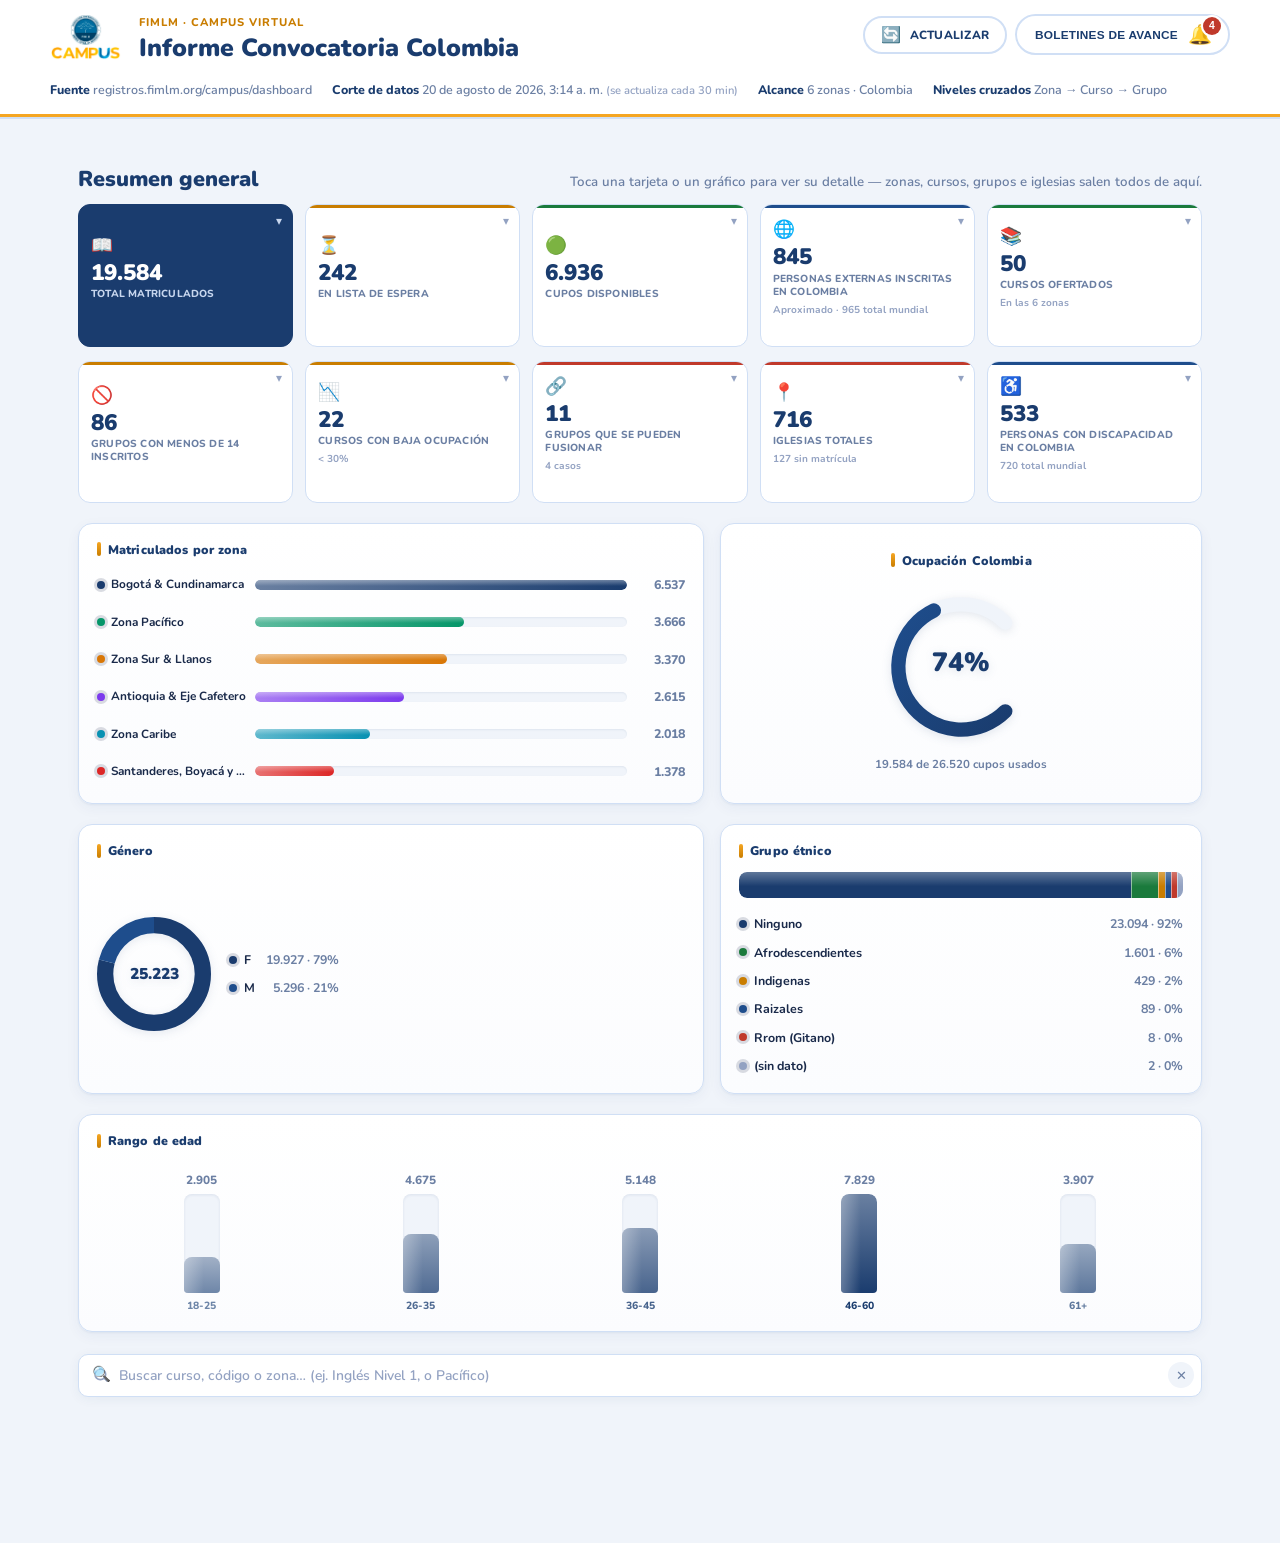
<file: fimlm/index.html>
<!DOCTYPE html>
<html lang="es">
<head>
<meta charset="UTF-8" />
<meta name="viewport" content="width=device-width, initial-scale=1.0"/>
<title>Diagnóstico Campus 360 — Colombia, 6 zonas</title>
<link rel="icon" href="../favicon.svg" type="image/svg+xml"/>
<link href="https://fonts.googleapis.com/css2?family=Nunito:wght@400;600;700;800;900&display=swap" rel="stylesheet"/>
<style>
  :root{
    --blue:#1a3c6e; --blue-mid:#1e4d8c; --blue-light:#e8f0fb;
    --orange:#f5a623; --orange-dk:#c97d00;
    --white:#ffffff; --bg:#f0f4fa; --border:#d0dff5; --border-strong:#b7cdf0;
    --text:#1a2a4a; --muted:#6b7fa3; --faint:#93a2c2;
    --green:#1a7a3c; --green-bg:#e6f7ed;
    --red:#c0392b; --red-bg:#fdecea;
    --yellow:#b45309; --yellow-bg:#fff8e1;
    --gray:#4b5563; --gray-bg:#f1f3f5;
    /* Franjas muy claras para agrupar visualmente filas relacionadas
       (p.ej. grupos con el mismo horario duplicado) sin que compitan
       con los colores semánticos de estado (rojo/verde/amarillo). */
    --dup-1:#eef1fb; --dup-2:#eef7f2; --dup-3:#fbf3ea; --dup-4:#f5eefb;
    --dup-5:#eaf7f7; --dup-6:#fbeef1;
    --shadow:0 2px 12px rgba(26,60,110,0.06);
    --shadow-hover:0 8px 28px rgba(26,60,110,0.13);
    --font:'Nunito','Segoe UI',sans-serif;
    --font-mono:ui-monospace,'SFMono-Regular',Menlo,Consolas,'Liberation Mono',monospace;
    --radius:16px;
  }
  *{box-sizing:border-box;}
  html,body{margin:0;padding:0;}
  body{
    background:var(--bg); color:var(--text); font-family:var(--font);
    font-size:15.5px; line-height:1.55; -webkit-font-smoothing:antialiased;
  }
  ::selection{background:var(--blue-light);}
  a{color:var(--blue-mid);}
  h1,h2,h3{font-family:var(--font); text-wrap:balance; margin:0; font-weight:900; color:var(--blue); line-height:1.2;}
  .num{font-variant-numeric:tabular-nums;}
  code,.mono{font-family:var(--font-mono);}

  .wrap{max-width:1180px; margin:0 auto; padding:0 28px;}
  @media (max-width:600px){ .wrap{padding:0 16px;} }

  /* ---------- Header ---------- */
  .topbar{height:5px; background:var(--blue);}
  /* El padding lateral lo pone el header (28px, igual que la app y el
     Informe Nacional) y el .wrap de dentro solo centra a 1180px. Antes
     ambos aportaban margen y el logo quedaba 28px más adentro. */
  header.masthead{background:var(--white); border-bottom:3px solid var(--orange); padding:14px 28px;}
  header.masthead > .wrap{padding-left:0; padding-right:0;}
  @media (max-width:600px){ header.masthead{padding:14px 16px;} }
  /* flex-start, no center: el logo queda anclado a la altura del eyebrow +
     título en vez de centrarse contra la altura total del bloque de texto,
     que aquí es más baja al no mostrarse el subtítulo (queda hidden). */
  .header-inner{display:flex; align-items:flex-start; gap:18px; flex-wrap:wrap;}
  .header-logo{
    flex-shrink:0; display:flex; align-items:center; justify-content:center;
  }
  .header-logo img{height:46px; width:auto; display:block;}
  @media (max-width:560px){
    .header-inner{gap:12px;}
    .header-logo{order:1;}
    .header-logo img{height:44px;}
    .header-text{order:2; flex:1; min-width:0;}
    .header-actions{order:3; margin-left:0; flex-basis:100%; margin-top:4px;}
    .bell-btn{flex:1; justify-content:center; padding:10px;}
    .refresh-btn{padding:10px 14px;}
    .bell-label{display:inline;}
    h1.title{font-size:1.35rem; line-height:1.22;}
    .meta-row{flex-direction:column; gap:8px; margin-top:14px;}
    .update-notice{flex-wrap:wrap;}
  }
  .header-actions{margin-left:auto; flex-shrink:0; display:flex; align-items:center; gap:8px;}
  .refresh-btn{
    -webkit-appearance:none; appearance:none; -webkit-tap-highlight-color:transparent; outline:none;
    flex-shrink:0; background:var(--white); border:2px solid var(--border);
    border-radius:999px; padding:9px 16px; cursor:pointer; font-family:var(--font);
    font-size:.74rem; font-weight:800; letter-spacing:.02em; text-transform:uppercase; color:var(--blue);
    display:flex; align-items:center; gap:8px;
    transition:transform .2s, box-shadow .2s, background-color .2s;
  }
  .refresh-btn:hover{transform:translateY(-2px); box-shadow:var(--shadow-hover); background-color:var(--blue-light);}
  .refresh-icon{font-size:1rem; line-height:1; display:inline-block; transition:transform .5s ease;}
  .refresh-btn.is-loading .refresh-icon{animation:spin .8s linear infinite;}
  @keyframes spin{ to{ transform:rotate(360deg); } }
  @media (prefers-reduced-motion:reduce){ .refresh-btn.is-loading .refresh-icon{animation:none;} }
  .bell-btn{
    -webkit-appearance:none; appearance:none; -webkit-tap-highlight-color:transparent; outline:none;
    flex-shrink:0; background:var(--white); border:2px solid var(--border);
    border-radius:999px; padding:9px 16px 9px 18px; cursor:pointer;
    display:flex; align-items:center; gap:10px;
    transition:transform .2s, box-shadow .2s, background-color .2s;
  }
  .bell-btn:hover{transform:translateY(-2px); box-shadow:var(--shadow-hover); background-color:var(--blue-light);}
  .bell-btn.active{border-color:var(--blue);}

  /* ---------- Aviso de corte más reciente disponible ---------- */
  .update-notice{
    display:flex; align-items:center; gap:10px; margin-top:12px; padding:9px 14px;
    background:var(--yellow-bg); border:1.5px solid #f0d98c; border-radius:10px;
    font-size:.82rem; font-weight:700; color:var(--yellow);
  }
  .update-notice[hidden]{display:none;}
  .update-notice-dot{
    width:8px; height:8px; border-radius:50%; background:var(--yellow); flex-shrink:0;
    animation:pulseDot 1.6s ease-in-out infinite;
  }
  @keyframes pulseDot{ 0%,100%{opacity:1;} 50%{opacity:.35;} }
  @media (prefers-reduced-motion:reduce){ .update-notice-dot{animation:none;} }
  .update-notice-btn{
    -webkit-appearance:none; appearance:none; -webkit-tap-highlight-color:transparent; outline:none;
    margin-left:auto; flex-shrink:0; border:1.5px solid var(--yellow); background:var(--white);
    color:var(--yellow); font-family:var(--font); font-size:.74rem; font-weight:900;
    text-transform:uppercase; letter-spacing:.02em; padding:6px 14px; border-radius:999px; cursor:pointer;
  }
  .update-notice-btn:hover{background:var(--yellow); color:#fff;}
  .bell-label{font-size:.74rem; font-weight:800; letter-spacing:.02em; text-transform:uppercase; color:var(--blue); white-space:nowrap;}
  .bell-icon{position:relative; font-size:1.2rem; flex-shrink:0; line-height:1;}
  .bell-badge{
    position:absolute; top:-8px; right:-9px; background:var(--red); color:#fff;
    font-size:.65rem; font-weight:900; min-width:18px; height:18px; border-radius:999px;
    display:flex; align-items:center; justify-content:center; padding:0 4px;
    box-shadow:0 0 0 2px var(--white);
  }
  .novedades-panel{ margin-bottom:0; }
  .novedades-panel:not(:empty){ margin-top:14px; }
  .novedad-row{
    display:flex; align-items:center; gap:10px; padding:8px 12px; border-radius:8px;
    background:var(--green-bg); margin-bottom:5px; cursor:pointer;
  }
  .novedad-row .expand-cell{width:auto; color:var(--green); font-size:.7rem; flex-shrink:0;}
  .novedad-icon{font-size:.95rem; flex-shrink:0;}
  .novedad-text{font-size:.82rem; font-weight:600; color:var(--text); line-height:1.3; overflow:hidden; text-overflow:ellipsis; white-space:nowrap;}
  .novedad-text b{font-weight:800; color:var(--blue);}
  .novedad-delta{margin-left:auto; flex-shrink:0; font-weight:900; color:var(--green); font-size:.82rem; white-space:nowrap;}
  .novedad-detail{
    font-size:.78rem; font-weight:600; color:var(--muted); line-height:1.5;
    padding:2px 12px 10px 44px; margin-top:-5px; margin-bottom:5px;
  }
  .boletin-head{
    display:flex; align-items:center; gap:8px; padding:9px 12px; border-radius:8px;
    background:var(--bg); margin-bottom:6px; cursor:pointer; border:1.5px solid var(--border);
  }
  .boletin-head .expand-cell{width:auto; color:var(--blue); font-size:.7rem; flex-shrink:0;}
  .boletin-time{font-size:.82rem; font-weight:800; color:var(--blue);}
  .boletin-body{padding-left:10px; margin-bottom:10px;}
  .novedades-ocultar{
    -webkit-appearance:none; appearance:none; -webkit-tap-highlight-color:transparent; outline:none;
    display:block; width:100%; margin-top:8px; padding:9px; border:none; border-top:1.5px solid var(--border);
    background:transparent; color:var(--muted); font-family:var(--font); font-size:.8rem; font-weight:800;
    cursor:pointer; border-radius:0 0 var(--radius) var(--radius); transition:background-color .15s, color .15s;
  }
  .novedades-ocultar:hover{background:var(--bg); color:var(--blue);}
  .header-text{flex:1;}
  .supertitle{
    font-size:.7rem; font-weight:800; letter-spacing:.09em; text-transform:uppercase;
    color:var(--orange-dk); margin-bottom:3px;
  }
  /* Tamaño fijo, igual al del header de la app (index.html): con clamp+vw
     el mismo título se veía más pequeño aquí, por estar dentro de un iframe
     más angosto, y el cambio de pestaña se notaba como un salto. */
  h1.title{font-size:1.55rem; line-height:1.2;}
  .subtitle{color:var(--muted); font-weight:600; font-size:.9rem; margin-top:8px; max-width:66ch;}
  .meta-row{display:flex; flex-wrap:wrap; gap:20px; margin-top:16px; font-size:.78rem; color:var(--muted); font-weight:600;}
  .meta-row strong{color:var(--blue); font-weight:800;}
  .corte-auto{color:var(--faint); font-weight:600; font-size:.9em;}

  /* ---------- Nav ---------- */
  nav.toc{position:sticky; top:0; z-index:20; background:var(--white); border-bottom:2px solid var(--border);}
  nav.toc .wrap{display:flex; gap:2px; overflow-x:hidden; padding:0 28px;}
  nav.toc a{
    white-space:nowrap; padding:14px 18px; font-size:.8rem; font-weight:800; color:var(--muted);
    text-decoration:none; border-bottom:3px solid transparent; text-transform:uppercase; letter-spacing:.03em;
    margin-bottom:-2px;
  }
  nav.toc a:hover{color:var(--blue);}
  nav.toc a.active{color:var(--blue); border-bottom-color:var(--orange);}

  main.wrap{padding-top:48px; padding-bottom:90px;}
  section{margin-bottom:56px; scroll-margin-top:60px;}
  .section-head{display:flex; align-items:baseline; justify-content:space-between; gap:20px; margin-bottom:12px; flex-wrap:wrap;}
  .section-head h2{font-size:1.35rem;}
  .section-note{color:var(--muted); font-weight:600; font-size:.83rem; max-width:90ch; white-space:nowrap;}
  @media (max-width:900px){ .section-note{white-space:normal;} }

  /* ---------- Buscador siempre visible (bajo las tarjetas KPI) ---------- */
  .quick-search{position:relative; margin-top:22px; margin-bottom:0;}
  .quick-search input{
    width:100%; padding:12px 44px 12px 42px; border-radius:12px; border:1.5px solid var(--border);
    font-family:var(--font); font-size:.88rem; font-weight:600; color:var(--text); background:var(--white);
    box-shadow:var(--shadow);
  }
  .quick-search input:focus{outline:none; border-color:var(--blue-mid); box-shadow:0 0 0 3px var(--blue-light);}
  .quick-search-icon{position:absolute; left:14px; top:50%; transform:translateY(-50%); color:var(--faint); font-size:.95rem; pointer-events:none;}
  .quick-search-clear{
    -webkit-appearance:none; appearance:none; -webkit-tap-highlight-color:transparent; outline:none;
    position:absolute; right:8px; top:50%; transform:translateY(-50%); border:none; background:var(--bg);
    color:var(--muted); width:26px; height:26px; border-radius:50%; cursor:pointer; font-size:.8rem;
    display:flex; align-items:center; justify-content:center;
  }
  .quick-search-clear:hover{background:var(--border); color:var(--text);}

  /* Panel de resultados del buscador — solo existe en el DOM visible
     mientras hay texto de búsqueda; se oculta por completo (hidden)
     al borrar el texto o cerrarlo con la ✕. */
  #quick-search-results{margin-top:14px;}
  .qsr-head{display:flex; align-items:center; gap:12px; margin-bottom:14px;}
  .qsr-head h3{font-size:1.02rem; flex-shrink:0;}
  .qsr-head .count-tag{margin-right:auto;}

  /* ---------- KPI strip (dash-card) ---------- */
  #resumen{position:relative;}
  .kd-arrow{
    width:0; height:0; margin:10px 0 8px 0; position:relative; left:0;
    border-left:12px solid transparent; border-right:12px solid transparent; border-bottom:12px solid var(--white);
    filter:drop-shadow(0 -2px 3px rgba(0,0,0,0.06));
    transition:left .3s cubic-bezier(0.16,1,0.3,1);
  }
  .kd-arrow[hidden]{display:none;}
  .kpi{
    -webkit-appearance:none; appearance:none; -webkit-tap-highlight-color:transparent; outline:none;
    background:var(--white); border:2px solid transparent; border-radius:14px;
    padding:18px 18px 16px; position:relative; overflow:hidden; box-shadow:var(--shadow);
    transition:transform .2s, box-shadow .2s, background-color .2s;
    display:block; width:100%; text-align:left; font-family:var(--font); cursor:pointer; min-width:0;
  }
  .kpi::before{content:''; position:absolute; top:0; left:0; right:0; height:4px; background:var(--blue);}
  .kpi:hover{transform:translateY(-3px); box-shadow:var(--shadow-hover); background-color:var(--blue-light);}
  .kpi:active{transform:translateY(-1px);}
  .kpi:focus-visible{outline:3px solid var(--orange); outline-offset:2px;}
  .kpi-arrow{
    position:absolute; top:12px; right:14px; color:var(--faint); font-size:.9rem;
    transition:transform .2s, color .2s; line-height:1;
  }
  .kpi.active .kpi-arrow{ transform:rotate(180deg); color:var(--blue); }
  .kpi .icon{font-size:1.4rem; margin-bottom:7px;}
  .kpi .v{font-size:1.9rem; font-weight:900; line-height:1.05; color:var(--blue); font-variant-numeric:tabular-nums; white-space:nowrap;}
  .kpi .l{font-size:.68rem; font-weight:800; letter-spacing:.03em; text-transform:uppercase; color:var(--muted); margin-top:6px; line-height:1.3;}
  .kpi .hint{font-size:.64rem; font-weight:800; color:var(--blue-mid); margin-top:10px; opacity:.85;}
  .kpi-sub{display:block; font-size:.66rem; font-weight:700; letter-spacing:normal; text-transform:none; color:var(--faint); margin-top:3px;}
  .kpi.flag .hint{color:var(--yellow);}
  .kpi.flag2 .hint{color:var(--red);}
  .panel.flash, .kpi.flash{animation:flashHighlight 1.3s ease;}
  @keyframes flashHighlight{
    0%{box-shadow:0 0 0 4px var(--orange);}
    100%{box-shadow:var(--shadow);}
  }
  @media (prefers-reduced-motion:reduce){ .panel.flash, .kpi.flash{animation:none;} }

  .kpi.active{border-color:var(--blue); box-shadow:var(--shadow-hover);}
  .kpi.flag.active{border-color:var(--yellow);}
  .kpi.flag2.active{border-color:var(--red);}

  /* ---------- Detalle inline de tarjeta ---------- */
  .kpi-detail{display:none; margin-top:18px; overflow-anchor:none; min-width:0;}
  .kpi-detail.open{display:block; animation:detailIn .38s cubic-bezier(0.16,1,0.3,1);}
  @keyframes detailIn{from{opacity:0; transform:translateY(-22px);} to{opacity:1; transform:translateY(0);}}
  @media (prefers-reduced-motion:reduce){ .kpi-detail.open{animation:none;} }
  .kd-head{display:flex; align-items:flex-start; justify-content:space-between; gap:12px; margin-bottom:8px;}
  .kd-head h3{font-size:1.05rem; min-width:0;}
  .kd-sub{color:var(--muted); font-weight:600; font-size:.83rem; line-height:1.5; max-width:70ch; margin-bottom:16px;}
  .filter-scope-note{
    background:var(--yellow-bg); color:var(--yellow); border-left:3px solid var(--yellow);
    border-radius:0 8px 8px 0; padding:10px 14px; font-size:.8rem; font-weight:600; line-height:1.5;
    margin-bottom:14px; max-width:80ch;
  }
  .filter-scope-note b{font-weight:900;}
  .kd-sub b{color:var(--blue-mid); font-weight:800;}
  .kd-close{
    background:var(--bg); border:none; border-radius:50%; width:32px; height:32px; flex-shrink:0;
    font-size:1rem; cursor:pointer; color:var(--muted); display:flex; align-items:center; justify-content:center;
  }
  .kd-close:hover{background:var(--red-bg); color:var(--red);}
  .kd-more{display:inline-block; margin-top:14px; font-size:.82rem; font-weight:800; color:var(--blue-mid); text-decoration:none;}
  .kd-more:hover{text-decoration:underline;}
  .kpi.flag::before{background:var(--yellow);}
  .kpi.flag .v{color:var(--yellow);}
  .kpi.flag2::before{background:var(--red);}
  .kpi.flag2 .v{color:var(--red);}
  .kpi.flag3::before{background:var(--orange);}
  .kpi.flag3 .v{color:var(--orange);}
  .kpi.flag4::before{background:var(--green);}
  .kpi.flag4 .v{color:var(--green);}

  /* ---------- Alerts ---------- */
  .alert{
    display:grid; grid-template-columns:6px minmax(0,1fr); background:var(--white);
    border:2px solid var(--border); border-radius:var(--radius); box-shadow:var(--shadow);
    margin-bottom:16px; overflow:hidden;
  }
  .alert .stripe{background:var(--muted);}
  .alert.crit .stripe{background:var(--red);}
  .alert.warn .stripe{background:var(--yellow);}
  .alert.info .stripe{background:var(--blue-mid);}
  .alert .body{padding:20px 24px 22px; min-width:0;}
  .alert-top{display:flex; align-items:center; gap:10px; margin-bottom:8px; flex-wrap:wrap;}
  .badge{
    font-size:.68rem; font-weight:800; letter-spacing:.03em; text-transform:uppercase;
    padding:4px 12px; border-radius:20px; display:inline-flex; align-items:center; gap:5px;
  }
  .badge.crit{background:var(--red-bg); color:var(--red);}
  .badge.warn{background:var(--yellow-bg); color:var(--yellow);}
  .badge.info{background:var(--blue-light); color:var(--blue-mid);}
  .badge.ok{background:var(--green-bg); color:var(--green);}
  /* Nota bajo el curso en filas de "horario duplicado": qué otro código
     de grupo comparte ese mismo horario, siempre visible (sin hover). */
  .dup-nota{display:block; font-size:.7rem; font-weight:700; color:var(--red); margin-top:3px;}
  .alert h3{font-size:1.08rem; font-weight:900; color:var(--blue);}
  .alert p{margin:8px 0 0; color:var(--text); font-weight:500; max-width:75ch;}
  .alert p strong{color:var(--blue); font-weight:800;}
  .alert .rec{
    margin-top:14px; padding:12px 16px; background:var(--blue-light); border-left:3px solid var(--blue-mid);
    border-radius:0 8px 8px 0; font-size:.87rem; font-weight:600; color:var(--blue-mid);
  }
  .alert .rec b{color:var(--blue); font-weight:900;}
  .alert-mini-table{width:100%; border-collapse:collapse; margin-top:12px; font-size:.83rem;}
  .alert-mini-table th{text-align:left; font-weight:800; color:var(--muted); font-size:.68rem; text-transform:uppercase; letter-spacing:.03em; padding:6px 10px; border-bottom:2px solid var(--border);}
  .alert-mini-table td{padding:7px 10px; border-bottom:1px solid var(--border); font-weight:600;}
  .alert-mini-table tr:last-child td{border-bottom:none;}
  tr.clickable-row{cursor:pointer;}
  tr.clickable-row:hover{background:var(--blue-light);}
  tr.clickable-row:hover td:first-child{color:var(--blue-mid); text-decoration:underline;}

  /* Fila de zona en el detalle de "Total matriculados": nombre en negrita
     y un hover más marcado para que se note más que es un botón, ya que
     es la fila de mayor jerarquía de esa tabla. Nota: <tr>/<td> no admiten
     transform (limitación del modelo de tabla de CSS: no se pueden
     "levantar"), así que el efecto se logra con sombra envolvente +
     franja de acento a la izquierda, que se leen igual de bien como
     "esto está resaltado y es clicable". */
  .zona-nombre{font-weight:800; color:var(--text);}
  tr.zona-row{ transition:background-color .15s, box-shadow .15s; }
  tr.zona-row:hover{
    background:var(--blue-light);
    box-shadow:0 4px 12px -4px rgba(26,60,110,0.35), inset 3px 0 0 var(--blue-mid);
  }
  /* tr.group-head pinta su fondo en el <td> (no en el <tr>), así que sin
     esta regla el hover de zona-row quedaría tapado por ese fondo propio. */
  tr.zona-row.group-head:hover td{background:var(--blue-light);}
  tr.zona-row:hover .zona-nombre{color:var(--blue-mid);}

  /* Zona con una alerta operativa (p.ej. actividad pausada por un evento
     externo, no por matrículas): fondo rojo claro persistente -- no solo
     en hover -- para que se distinga de las demás zonas de un vistazo. */
  tr.zona-row--alerta td{background:var(--red-bg);}
  tr.zona-row--alerta:hover td{background:var(--red-bg); box-shadow:0 4px 12px -4px rgba(192,57,43,0.35), inset 3px 0 0 var(--red);}
  tr.zona-row--alerta .zona-nombre{color:var(--red);}
  .zona-alerta-nota{
    display:block; font-size:.72rem; font-weight:800; color:var(--red);
    margin-top:2px;
  }

  .context-divider{
    display:flex; align-items:baseline; gap:10px; margin:22px 0 14px; padding-top:6px;
    border-top:1.5px dashed var(--border);
  }
  .context-divider span:first-child{font-size:.78rem; font-weight:900; text-transform:uppercase; letter-spacing:.04em; color:var(--muted);}
  .context-note{font-size:.76rem; font-weight:600; color:var(--faint);}

  /* ---------- Zone bars ---------- */

  /* ---------- Controls ---------- */
  .panel{background:var(--white); border:1.5px solid var(--border); border-radius:var(--radius); box-shadow:var(--shadow); padding:22px 24px 24px;}
  @media (max-width:600px){ .panel{padding:16px 14px 18px;} }
  .controls{display:flex; gap:10px; flex-wrap:wrap; align-items:center; margin-bottom:16px;}
  input[type="search"]{
    -webkit-appearance:none; appearance:none;
    padding:11px 14px 11px 40px; border-radius:10px; border:1.5px solid var(--border);
    background:var(--white) url('data:image/svg+xml,%3Csvg xmlns="http://www.w3.org/2000/svg" width="16" height="16" viewBox="0 0 24 24" fill="none" stroke="%2393a2c2" stroke-width="2.5" stroke-linecap="round" stroke-linejoin="round"%3E%3Ccircle cx="11" cy="11" r="8"%3E%3C/circle%3E%3Cline x1="21" y1="21" x2="16.65" y2="16.65"%3E%3C/line%3E%3C/svg%3E') no-repeat 14px center;
    color:var(--text); font-size:.87rem; font-family:var(--font); font-weight:600;
    transition:border-color .15s, box-shadow .15s;
  }
  input[type="search"]::placeholder{color:var(--faint); font-weight:600;}
  input[type="search"]:focus{outline:none; border-color:var(--orange); box-shadow:0 0 0 3px rgba(245,166,35,0.15);}
  input[type="search"]::-webkit-search-cancel-button{-webkit-appearance:none; appearance:none;}
  .controls input[type="search"]{flex:1 1 220px;}
  .chip-group{display:flex; gap:6px; flex-wrap:wrap;}
  .chip{
    border:2px solid var(--blue); background:var(--white); color:var(--blue);
    font-size:.76rem; font-weight:800; padding:7px 15px; border-radius:20px; cursor:pointer;
    font-family:var(--font); transition:all .15s;
  }
  .chip:hover{background:var(--blue-light);}
  .chip.active{background:var(--blue); border-color:var(--blue); color:#fff;}
  .state-filter-group{
    display:flex; align-items:center; gap:8px; flex-wrap:wrap;
    background:var(--bg); border:1.5px dashed var(--border-strong); border-radius:10px; padding:6px 10px 6px 12px;
  }
  .chip-label{font-size:.66rem; font-weight:900; text-transform:uppercase; letter-spacing:.05em; color:var(--faint); align-self:center;}
  .chip-crit, .chip-info{
    border-radius:6px; padding:6px 12px; font-size:.74rem;
    border-width:1.5px; border-style:solid; background:var(--white);
  }
  .chip-crit{border-color:var(--red); color:var(--red);}
  .chip-crit:hover{background:var(--red-bg);}
  .chip-crit.active{background:var(--red); border-color:var(--red); color:#fff; box-shadow:inset 0 0 0 2px var(--red-bg);}
  .chip-info{border-color:var(--blue-mid); color:var(--blue-mid);}
  .chip-info:hover{background:var(--blue-light);}
  .chip-info.active{background:var(--blue-mid); border-color:var(--blue-mid); color:#fff; box-shadow:inset 0 0 0 2px var(--blue-light);}
  .chip-clear{border-radius:6px; padding:6px 12px; font-size:.74rem; font-weight:800; border:1.5px solid var(--muted); background:var(--white); color:var(--text);}
  .chip-clear:hover{border-color:var(--text); background:var(--bg);}
  .chip-warn2{border-radius:6px; padding:6px 12px; font-size:.74rem; border-width:1.5px; border-style:solid; background:var(--white); border-color:var(--yellow); color:var(--yellow);}
  .chip-warn2:hover{background:var(--yellow-bg);}
  .chip-warn2.active{background:var(--yellow); border-color:var(--yellow); color:#fff; box-shadow:inset 0 0 0 2px var(--yellow-bg);}
  @media (max-width:700px){ .state-filter-group{width:100%;} }
  .count-tag{font-size:.78rem; color:var(--muted); font-weight:700; margin-left:auto;}

  table.data{width:100%; border-collapse:collapse; font-size:.83rem;}
  #iglesias-detail-table{table-layout:fixed;}
  /* Mismo motivo que iglesias-detail-table: la fila de cabecera de zona
     usa colspan mezclado con filas de 7 columnas normales, y sin ancho
     fijo el navegador recalcula el ancho de columna según qué zonas
     estén abiertas en cada momento. */
  #vacios-detail-table{table-layout:fixed;}
  table.data th{
    text-align:left; padding:10px 12px; border-bottom:2px solid var(--border);
    font-size:.68rem; text-transform:uppercase; letter-spacing:.04em; font-weight:800; color:var(--muted);
    cursor:pointer; user-select:none; white-space:nowrap; position:sticky; top:0; background:var(--white);
  }
  /* .no-vscroll no tiene scroll vertical propio (crece con la página), así
     que el "sticky" del encabezado no tiene contenedor del cual pegarse:
     termina anclándose contra el scroll general de la página y saltando
     cada vez que la tabla cambia de alto (p.ej. al abrir un departamento).
     Ahí el encabezado va fijo en su lugar, como una fila normal. */
  .table-scroll.no-vscroll table.data th{position:static;}
  table.data th:hover{color:var(--blue);}
  table.data th.sorted{color:var(--blue-mid);}
  table.data th .arrow{font-size:.65em; opacity:.7;}
  table.data td{padding:9px 12px; border-bottom:1px solid var(--border); vertical-align:middle; font-weight:600;}
  table.data tbody tr:hover{background:var(--blue-light);}
  table.data .num-cell{text-align:right; font-variant-numeric:tabular-nums;}
  table.data .zone-tag{font-size:.72rem; font-weight:800; color:var(--muted);}
  .code-cell{font-family:var(--font-mono); font-size:.78rem; color:var(--muted); font-weight:400;}
  .table-scroll{overflow-x:auto; overflow-y:auto; max-width:100%; max-height:520px; border:1.5px solid var(--border); border-radius:12px; -webkit-overflow-scrolling:touch;}
  .table-scroll table.data{min-width:720px;}
  /* Variante sin límite/scroll vertical, para tablas cortas que solo
     necesitan el overflow-x (p.ej. las mini-tablas de las alertas). */
  .table-scroll.no-vscroll{overflow-y:visible; max-height:none; border:none; border-radius:0;}
  .table-scroll .alert-mini-table{min-width:520px;}
  @media (max-width:560px){
    /* Todas las columnas se mantienen, pero más compactas — el scroll
       horizontal queda contenido dentro de .table-scroll (no se sale
       a la página), y el mínimo de ancho baja para que la tabla quepa
       casi entera en el viewport sin exigir tanto deslizamiento. */
    .table-scroll table.data{min-width:520px; font-size:.76rem;}
    .table-scroll .alert-mini-table{min-width:480px; font-size:.76rem;}
    table.data th{padding:8px 8px; font-size:.6rem;}
    table.data td{padding:7px 8px;}
    .alert-mini-table th{padding:6px 7px; font-size:.6rem;}
    .alert-mini-table td{padding:6px 7px;}
    .groups-inline{padding:10px 8px 10px 22px;}
    .groups-inline table.data.mini{min-width:460px;}
    .bar-cell{min-width:80px;}
    .zone-icon-badge{width:26px; height:26px; font-size:.85rem;}
    .alert .body{padding:14px 14px 16px;}
  }
  .bar-cell{display:flex; align-items:center; gap:8px; min-width:110px;}
  .bar-cell .track{flex:1; height:7px; background:var(--bg); border-radius:4px; overflow:hidden;}
  .bar-cell .fill{height:100%; border-radius:4px; background:var(--blue-mid);}
  .bar-cell.crit .fill{background:var(--red);}
  .bar-cell.warn .fill{background:var(--yellow);}
  .bar-cell .pct{font-size:.76rem; width:38px; text-align:right; color:var(--muted); flex-shrink:0; font-weight:700;}
  tr.row-crit{background:var(--red-bg);}
  tr.row-info{background:var(--blue-light);}
  tr.group-head td{background:var(--bg); font-weight:900; color:var(--blue); font-size:.82rem; padding-top:12px; padding-bottom:8px; border-bottom:1.5px solid var(--border-strong);}
  tr.group-head:first-child td{padding-top:8px;}
  /* Departamento dentro de una zona: fondo blanco (no el gris de la
     cabecera de zona) y letra más chica/menos gruesa, para que se lea
     como un desglose subordinado y no como otra fila del mismo nivel. */
  tr.group-head.dep-row td{background:var(--white); font-weight:700; font-size:.78rem; padding-top:9px; padding-bottom:7px; border-bottom:1px solid var(--border);}
  tr.group-head.dep-row .zona-nombre{font-weight:700; color:var(--blue-mid);}

  .igl-nombre{font-weight:600;}

  /* ---------- Dashboard (fusionado con el resumen: estas tarjetas SON
     los botones que abren el detalle, ya no hay una fila .kpi separada
     arriba repitiendo lo mismo). Tamaños más compactos que las viejas
     .kpi para que quepa más información en la primera pantalla. ---------- */
  .dash-tiles{display:grid; grid-template-columns:repeat(5,1fr); gap:12px;}
  @media (max-width:1100px){ .dash-tiles{grid-template-columns:repeat(3,1fr);} }
  @media (max-width:700px){ .dash-tiles{grid-template-columns:repeat(2,1fr);} }
  @media (max-width:420px){ .dash-tiles{grid-template-columns:1fr;} }
  .dash-tile{
    -webkit-appearance:none; appearance:none; -webkit-tap-highlight-color:transparent; outline:none;
    display:block; width:100%; text-align:left; font-family:var(--font); cursor:pointer;
    position:relative; overflow:hidden; background:var(--white); min-width:0;
    border:1.5px solid var(--border); border-radius:12px; padding:12px 12px 10px;
    transition:transform .15s, box-shadow .15s, border-color .15s;
  }
  .dash-tile:hover{transform:translateY(-2px); box-shadow:var(--shadow-hover); border-color:var(--border-strong);}
  .dash-tile:active{transform:translateY(0);}
  .dash-tile:focus-visible{outline:3px solid var(--orange); outline-offset:2px;}
  .dash-tile.active{border-color:var(--blue); box-shadow:var(--shadow-hover);}
  .dash-tile__arrow{position:absolute; top:10px; right:10px; color:var(--faint); font-size:.75rem; transition:transform .2s, color .2s;}
  .dash-tile.active .dash-tile__arrow{transform:rotate(180deg); color:var(--blue);}
  .dash-tile__bar{position:absolute; top:0; left:0; right:0; height:3px;}
  .dash-tile__icon{font-size:1.1rem; margin-bottom:4px;}
  .dash-tile__value{font-size:1.4rem; font-weight:900; color:var(--blue); line-height:1.05; font-variant-numeric:tabular-nums;}
  .dash-tile__label{font-size:.64rem; font-weight:800; letter-spacing:.02em; text-transform:uppercase; color:var(--muted); margin-top:4px; line-height:1.25;}
  .dash-tile__sub{font-size:.63rem; font-weight:700; color:var(--faint); margin-top:4px;}
  .dash-tile__hint{font-size:.6rem; font-weight:800; color:var(--blue-mid); margin-top:6px; opacity:0; transition:opacity .15s;}
  .dash-tile:hover .dash-tile__hint, .dash-tile:focus-visible .dash-tile__hint{opacity:.9;}
  /* La cifra principal del dashboard destaca con fondo sólido, igual que
     la tarjeta "Total Sales" de un dashboard de referencia -- el resto
     queda en tono claro para no competir por atención. */
  .dash-tile--dest{background:var(--blue); border-color:var(--blue);}
  .dash-tile--dest .dash-tile__value{color:var(--white);}
  .dash-tile--dest .dash-tile__label{color:#c7d6ee;}
  .dash-tile--dest .dash-tile__sub{color:#9fb6dc;}
  .dash-tile--dest .dash-tile__hint{color:#d7e4f7;}
  .dash-tile--dest .dash-tile__arrow{color:#c7d6ee;}
  .dash-tile--dest.active .dash-tile__arrow{color:var(--white);}

  #dash-charts{animation:chartsIn .3s cubic-bezier(0.16,1,0.3,1);}
  @keyframes chartsIn{from{opacity:0; transform:translateY(-6px);} to{opacity:1; transform:translateY(0);}}
  @media (prefers-reduced-motion:reduce){ #dash-charts{animation:none;} }

  .dash-grid{display:grid; grid-template-columns:1.3fr 1fr; gap:16px; align-items:stretch;}
  @media (max-width:800px){ .dash-grid{grid-template-columns:1fr;} }
  .dash-card{
    background:linear-gradient(180deg, var(--white) 0%, #fbfcfe 100%);
    border:1.5px solid var(--border); border-radius:14px; padding:16px 18px 18px;
    box-shadow:0 1px 2px rgba(26,60,110,.05), 0 4px 14px rgba(26,60,110,.05);
    transition:box-shadow .2s, transform .2s;
  }
  .dash-card:hover{box-shadow:0 2px 4px rgba(26,60,110,.06), 0 8px 22px rgba(26,60,110,.09); transform:translateY(-1px);}
  .dash-card__title{
    font-size:.78rem; font-weight:900; color:var(--blue); margin:0 0 12px;
    letter-spacing:.01em; display:flex; align-items:center; gap:7px;
  }
  .dash-card__title::before{content:''; width:4px; height:14px; border-radius:2px; background:linear-gradient(180deg, var(--orange), var(--orange-dk)); flex-shrink:0;}
  .dash-card__sub{text-align:center; font-size:.72rem; font-weight:700; color:var(--muted); margin-top:4px;}

  .dash-bar-row{display:flex; align-items:center; gap:8px; margin-bottom:10px;}
  .dash-bar-row:last-child{margin-bottom:0;}
  .dash-bar-row--click{cursor:pointer; margin:0 -8px 10px; padding:4px 8px; border-radius:9px; transition:background-color .15s, transform .15s;}
  .dash-bar-row--click:hover{background:var(--blue-light); transform:translateX(2px);}
  .dash-bar-row--click:hover .dash-bar-row__label span{color:var(--blue-mid);}
  .dash-bar-row--click:hover .dash-bar-row__fill{filter:brightness(1.08);}
  .dash-bar-row__label{
    width:150px; flex-shrink:0; display:flex; align-items:center; gap:6px;
    font-size:.74rem; font-weight:700; color:var(--text);
    min-width:0;
  }
  .dash-bar-row__label span{overflow:hidden; text-overflow:ellipsis; white-space:nowrap; min-width:0;}
  @media (max-width:480px){ .dash-bar-row__label{width:100px; font-size:.68rem;} }
  .dash-bar-row__dot{width:8px; height:8px; border-radius:50%; flex-shrink:0; box-shadow:0 0 0 3px color-mix(in srgb, currentColor 16%, transparent);}
  .dash-bar-row__track{flex:1; height:10px; background:var(--bg); border-radius:6px; overflow:hidden; box-shadow:inset 0 1px 2px rgba(26,60,110,.08);}
  .dash-bar-row__fill{height:100%; border-radius:6px; min-width:4px; transition:width .5s cubic-bezier(0.16,1,0.3,1), filter .15s; position:relative;}
  .dash-bar-row__fill::after{content:''; position:absolute; inset:0; border-radius:6px; background:linear-gradient(180deg, rgba(255,255,255,.35), rgba(255,255,255,0) 60%);}
  .dash-bar-row__value{width:50px; flex-shrink:0; text-align:right; font-size:.78rem; font-weight:800; color:var(--muted); font-variant-numeric:tabular-nums;}

  .dash-card--gauge{display:flex; flex-direction:column; align-items:center; justify-content:center;}
  .dash-gauge{width:100%; max-width:170px; height:auto; filter:drop-shadow(0 2px 5px rgba(26,60,110,.12));}
  .dash-gauge__track{fill:none; stroke:var(--bg); stroke-width:16; stroke-linecap:round;}
  .dash-gauge__fill{fill:none; stroke:url(#dashGaugeGrad); stroke-width:16; stroke-linecap:round; transition:stroke-dasharray .6s cubic-bezier(0.16,1,0.3,1);}
  .dash-gauge__value{font-family:var(--font); font-size:1.85rem; font-weight:900; fill:var(--blue); font-variant-numeric:tabular-nums;}

  /* Barras verticales (columnas): variante para no repetir siempre el
     mismo tipo de gráfico entre las tarjetas de zona. */
  .dash-cols{display:flex; align-items:flex-end; gap:10px; height:150px; padding-top:8px;}
  .dash-col{
    -webkit-appearance:none; appearance:none; background:none; border:none; font-family:var(--font);
    flex:1; min-width:0; display:flex; flex-direction:column; align-items:center; justify-content:flex-end;
    height:100%; cursor:default; padding:0;
  }
  .dash-col--click{cursor:pointer;}
  .dash-col__value{font-size:.74rem; font-weight:800; color:var(--muted); font-variant-numeric:tabular-nums; margin-bottom:5px;}
  .dash-col__track{
    width:100%; max-width:36px; height:100px; background:var(--bg); border-radius:8px 8px 4px 4px;
    overflow:hidden; display:flex; align-items:flex-end; box-shadow:inset 0 1px 3px rgba(26,60,110,.09);
  }
  .dash-col__fill{width:100%; border-radius:8px 8px 0 0; transition:height .5s cubic-bezier(0.16,1,0.3,1); position:relative;}
  .dash-col__fill::after{content:''; position:absolute; inset:0; border-radius:8px 8px 0 0; background:linear-gradient(90deg, rgba(255,255,255,.3), rgba(255,255,255,0) 55%);}
  .dash-col--click .dash-col__track{transition:box-shadow .15s, transform .15s;}
  .dash-col--click:hover .dash-col__track{box-shadow:0 0 0 3px var(--blue-light), inset 0 1px 3px rgba(26,60,110,.09); transform:scaleY(1.02); transform-origin:bottom;}
  .dash-col__label{font-size:.65rem; font-weight:800; margin-top:7px; text-align:center; line-height:1.2; max-width:100%; overflow:hidden; text-overflow:ellipsis; white-space:nowrap;}

  /* Dona: proporciones de pocas categorías (género). */
  .dash-card--dona{display:flex; flex-direction:column;}
  .dash-dona-wrap{display:flex; align-items:center; gap:18px; flex:1;}
  .dash-dona{width:114px; height:114px; flex-shrink:0; filter:drop-shadow(0 2px 5px rgba(26,60,110,.10));}
  .dash-dona circle{transition:stroke-dasharray .6s cubic-bezier(0.16,1,0.3,1);}
  .dash-dona__value{font-family:var(--font); font-size:1.2rem; font-weight:900; fill:var(--blue); font-variant-numeric:tabular-nums;}
  .dash-dona__legend{display:flex; flex-direction:column; gap:9px; min-width:0;}
  .dash-dona__item{display:flex; align-items:center; gap:7px; font-size:.78rem;}
  .dash-dona__item-label{font-weight:700; color:var(--text);}
  .dash-dona__item-value{color:var(--muted); font-weight:700; font-variant-numeric:tabular-nums; margin-left:auto; padding-left:8px;}

  /* Barra apilada: una franja por categoría, todas del mismo alto -- a
     diferencia de la dona, ninguna categoría queda ilegible aunque sea
     muy chica frente a las demás (mínimo visual garantizado por CSS). */
  .dash-stack{
    display:flex; width:100%; height:26px; border-radius:8px; overflow:hidden;
    box-shadow:inset 0 1px 3px rgba(26,60,110,.09); background:var(--bg);
  }
  .dash-stack__seg{height:100%; min-width:6px; transition:width .5s cubic-bezier(0.16,1,0.3,1); position:relative;}
  .dash-stack__seg + .dash-stack__seg{box-shadow:inset 1px 0 0 rgba(255,255,255,.5);}
  .dash-stack__seg::after{content:''; position:absolute; inset:0; background:linear-gradient(180deg, rgba(255,255,255,.3), rgba(255,255,255,0) 55%);}

  /* ---------- Modal de zona (overlay) ---------- */
  .zmodal-backdrop{
    position:fixed; inset:0; background:rgba(15,26,48,.52); backdrop-filter:blur(2px);
    display:flex; align-items:center; justify-content:center; padding:20px; z-index:100;
    animation:zmodalFadeIn .18s ease;
  }
  .zmodal-backdrop[hidden]{display:none;}
  @keyframes zmodalFadeIn{from{opacity:0;} to{opacity:1;}}
  .zmodal{
    width:100%; max-width:720px; max-height:min(640px, 86vh); overflow:auto;
    box-shadow:0 20px 60px rgba(10,20,40,.35); animation:zmodalIn .22s cubic-bezier(0.16,1,0.3,1);
  }
  @keyframes zmodalIn{from{opacity:0; transform:translateY(14px) scale(.98);} to{opacity:1; transform:translateY(0) scale(1);}}
  @media (prefers-reduced-motion:reduce){ .zmodal-backdrop, .zmodal{animation:none;} }

  .otros-grid{display:grid; grid-template-columns:1fr 1fr; gap:22px;}
  @media (max-width:800px){ .otros-grid{grid-template-columns:1fr;} }
  .otros-group h4{font-size:.88rem; color:var(--blue); margin-bottom:12px;}
  .otros-group h4 .sub{color:var(--faint); font-weight:600; font-size:.78rem;}
  .otros-row{display:flex; align-items:center; gap:10px; margin-bottom:9px;}
  .otros-label{width:150px; flex-shrink:0; font-size:.8rem; font-weight:700; color:var(--text); overflow:hidden; text-overflow:ellipsis; white-space:nowrap;}
  @media (max-width:420px){ .otros-label{width:110px; font-size:.74rem;} }
  .otros-row .track{flex:1; height:9px; background:var(--bg); border-radius:5px; overflow:hidden;}
  .otros-row .fill{height:100%; border-radius:5px; background:var(--green);}
  .otros-value{width:56px; flex-shrink:0; text-align:right; font-size:.8rem; font-weight:800; color:var(--muted); font-variant-numeric:tabular-nums;}
  /* Dentro del dashboard, el mismo componente de barras de "Otros datos"
     se ve en tarjeta propia y en azul (el hue del dashboard) en vez de
     verde, para que combine con las demás gráficas de esta sección sin
     tocar el estilo de "Otros datos" fuera de aquí. */
  .dash-demografia .otros-group{
    background:linear-gradient(180deg, var(--white) 0%, #fbfcfe 100%);
    border:1.5px solid var(--border); border-radius:14px; padding:16px 18px 18px;
    box-shadow:0 1px 2px rgba(26,60,110,.05), 0 4px 14px rgba(26,60,110,.05);
  }
  .dash-demografia .otros-group h4{
    font-size:.78rem; font-weight:900; letter-spacing:.01em; color:var(--blue);
    display:flex; align-items:center; gap:7px; margin-bottom:14px;
  }
  .dash-demografia .otros-group h4::before{content:''; width:4px; height:14px; border-radius:2px; background:linear-gradient(180deg, var(--orange), var(--orange-dk)); flex-shrink:0;}
  .dash-demografia .otros-row .track{box-shadow:inset 0 1px 2px rgba(26,60,110,.08);}
  .dash-demografia .otros-row .fill{background:linear-gradient(90deg, var(--blue-mid), var(--blue)); transition:width .5s cubic-bezier(0.16,1,0.3,1);}

  /* Árbol condición → curso → grupo/horario/zona, de discapacidad_detalle. */
  .disc-tree__cond{border-bottom:1px solid var(--border); padding:10px 0;}
  .disc-tree__cond:last-child{border-bottom:none;}
  .disc-tree__cond-head{display:flex; align-items:center; gap:10px; padding:2px 4px;}
  .disc-tree__cond-nombre{font-weight:800; font-size:.86rem; color:var(--text); width:190px; flex-shrink:0; overflow:hidden; text-overflow:ellipsis; white-space:nowrap;}
  @media (max-width:600px){ .disc-tree__cond-nombre{width:120px; font-size:.78rem;} }
  .disc-tree__cond-track{flex:1;}
  .disc-tree__cond-total{width:44px; flex-shrink:0; text-align:right; font-weight:800; color:var(--muted); font-variant-numeric:tabular-nums;}
  .disc-tree__cursos{margin:8px 0 4px 32px; padding-left:12px; border-left:2px solid var(--border);}
  @media (max-width:600px){ .disc-tree__cursos{margin-left:16px;} }
  .disc-tree__curso{margin-bottom:4px;}
  .disc-tree__curso-head{display:flex; align-items:center; gap:8px; padding:6px 4px; border-radius:8px;}
  .disc-tree__curso-head:hover{background:var(--blue-light);}
  .disc-tree__curso-nombre{flex:1; font-weight:700; font-size:.8rem; color:var(--blue-mid);}
  .disc-tree__curso-total{font-weight:800; font-size:.8rem; color:var(--muted); font-variant-numeric:tabular-nums;}
  .disc-tree__curso .groups-inline{margin-left:20px;}

  /* Botón ligero para desplegar el dato global de discapacidad -- a
     diferencia de details.explorer (pensado para secciones grandes de
     nivel superior), este va DENTRO de un panel de detalle ya abierto,
     así que es más discreto: sin sombra ni tarjeta propia. */
  .disc-global-toggle{margin-top:18px; border-top:1px solid var(--border); padding-top:14px;}
  .disc-global-toggle > summary{
    cursor:pointer; list-style:none; display:flex; align-items:center; gap:8px;
    font-size:.8rem; font-weight:700; color:var(--blue-mid);
  }
  .disc-global-toggle > summary::-webkit-details-marker{display:none;}
  .disc-global-toggle > summary::before{content:"▸"; color:var(--faint); font-size:.9rem; transition:transform .15s;}
  .disc-global-toggle[open] > summary::before{transform:rotate(90deg);}
  .disc-global-toggle > summary:hover{color:var(--blue);}

  tr.curso-row{cursor:pointer;}
  .expand-cell{width:22px; text-align:center; color:var(--orange); font-size:.7rem; padding-right:0 !important;}
  .zone-icon-badge{
    width:32px; height:32px; border-radius:9px; flex-shrink:0;
    display:flex; align-items:center; justify-content:center; font-size:1rem;
    box-shadow:0 2px 6px rgba(0,0,0,0.15);
  }
  .zone-status-line{font-weight:700; display:flex; flex-direction:column; gap:2px; margin-top:4px;}
  tr.curso-groups-row td{padding:0; border-bottom:2px solid var(--border);}
  tr.curso-groups-row:hover{background:transparent;}
  .groups-inline{padding:12px 14px 14px 38px; background:var(--bg);}
  .groups-inline table.data.mini th{position:static; font-size:.64rem; padding:5px 10px;}
  .groups-inline table.data.mini td{padding:6px 10px; font-size:.79rem;}
  .empty-note{padding:26px; text-align:center; color:var(--muted); font-size:.87rem; font-weight:600;}


  details.explorer{margin-bottom:14px;}
  details.explorer > summary{
    cursor:pointer; list-style:none; display:flex; align-items:center; gap:14px;
    background:var(--white); border:1.5px solid var(--border); border-radius:var(--radius);
    padding:16px 20px; box-shadow:var(--shadow); transition:box-shadow .15s, transform .15s;
  }
  details.explorer > summary::-webkit-details-marker{display:none;}
  details.explorer > summary::before{content:"▸"; color:var(--orange); font-size:1.15rem; flex-shrink:0; transition:transform .15s;}
  details.explorer:not([open]) > summary:hover{box-shadow:var(--shadow-hover); transform:translateY(-2px);}
  details.explorer[open] > summary{border-radius:var(--radius) var(--radius) 0 0; box-shadow:none;}
  details.explorer[open] > summary::before{transform:rotate(90deg);}
  details.explorer > .panel{border-radius:0 0 var(--radius) var(--radius); border-top:none; box-shadow:none; margin-top:0 !important;}
  .acc-title{font-weight:900; color:var(--blue); font-size:.92rem; flex-shrink:0; white-space:nowrap;}
  .acc-desc{color:var(--muted); font-weight:600; font-size:.82rem;}
  @media (max-width:700px){ details.explorer > summary{flex-wrap:wrap; gap:4px 14px;} }

  details.explorer-main > summary{
    border:2px solid var(--blue); background:var(--blue-light);
    padding:18px 22px;
  }
  details.explorer-main:not([open]) > summary:hover{ border-color:var(--orange); }
  details.explorer-main > summary::before{ font-size:1.4rem; }
  details.explorer-main[open] > summary{ background:var(--white); }
  .acc-toggle-tag{
    margin-left:auto; flex-shrink:0; background:var(--orange); color:#fff;
    font-size:.72rem; font-weight:900; letter-spacing:.02em; text-transform:uppercase;
    padding:6px 14px; border-radius:999px; white-space:nowrap;
  }
  details.explorer-main[open] .acc-toggle-tag{ background:var(--blue); }
  @media (max-width:700px){ .acc-toggle-tag{margin-left:0;} }

  footer{padding:8px 0 60px; color:var(--muted); font-size:.82rem; background:var(--bg);}
  footer h3{font-size:.85rem; font-weight:900; color:var(--blue); margin-bottom:8px; text-transform:uppercase; letter-spacing:.03em;}
  footer ul{margin:0; padding-left:18px;}
  footer li{margin-bottom:5px; font-weight:600;}
  footer .foot-grid{display:grid; grid-template-columns:1.3fr 1fr; gap:40px;}
  @media (max-width:700px){ footer .foot-grid{grid-template-columns:1fr;} }

</style>
</head>
<body>

<header class="masthead">
  <div class="wrap header-inner">
    <div class="header-logo"><img src="../informe/img/logo-campus.png" alt="Logo CAMPUS FIMLM"></div>
    <div class="header-text">
      <div class="supertitle">FIMLM · Campus Virtual</div>
      <h1 class="title">Informe Convocatoria Colombia</h1>
      <p class="subtitle" hidden>Lectura de las alertas que arroja el cruce de datos de zona, curso y grupo (con horario) del Periodo 1&nbsp;-&nbsp;2026, Convocatoria Mundial. Cada alerta explica qué muestra el dato, por qué importa y qué acción se desprende.</p>
    </div>
    <div class="header-actions">
      <button type="button" class="refresh-btn" id="refresh-btn" onclick="refreshReport()" title="Recargar con los datos más recientes publicados">
        <span class="refresh-icon" id="refresh-icon">🔄</span>
        <span>Actualizar</span>
      </button>
      <button type="button" class="bell-btn" id="bell-btn" onclick="toggleNovedades()" title="Novedades desde el corte anterior">
        <span class="bell-label">Boletines de avance</span>
        <span class="bell-icon">🔔<span class="bell-badge" id="bell-badge" hidden>0</span></span>
      </button>
    </div>
  </div>
  <div class="wrap">
    <div class="novedades-panel" id="novedades-panel" hidden></div>
  </div>
  <div class="wrap">
    <div class="meta-row">
      <div><strong>Fuente</strong> registros.fimlm.org/campus/dashboard</div>
      <div><strong>Corte de datos</strong> <span id="corte-datos">—</span> <span class="corte-auto">(se actualiza cada 30 min)</span></div>
      <div><strong>Alcance</strong> 6 zonas · Colombia</div>
      <div><strong>Niveles cruzados</strong> Zona → Curso → Grupo</div>
    </div>
    <div class="update-notice" id="update-notice" hidden>
      <span class="update-notice-dot"></span>
      <span id="update-notice-text"></span>
      <button type="button" class="update-notice-btn" onclick="refreshReport()">Actualizar ahora</button>
    </div>
  </div>
</header>

<nav class="toc">
  <div class="wrap">
    <a href="#resumen" hidden>Resumen</a>
    <a href="#explorar" hidden>Explorar datos</a>
  </div>
</nav>

<main class="wrap">

  <section id="resumen">
    <div class="section-head">
      <h2>Resumen general</h2>
      <div class="section-note">Toca una tarjeta o un gráfico para ver su detalle — zonas, cursos, grupos e iglesias salen todos de aquí.</div>
    </div>

    <div id="dashboard-slot"></div>
    <div class="kd-arrow" id="kd-arrow" hidden></div>
    <div class="kpi-detail panel" id="kpi-detail"></div>
    <div id="alerts-wrap" hidden></div>

    <div class="zmodal-backdrop" id="zmodal-backdrop" hidden onclick="if(event.target===this) closeZonaModal();">
      <div class="zmodal panel" id="zmodal" role="dialog" aria-modal="true"></div>
    </div>

    <div class="quick-search">
      <span class="quick-search-icon">🔍</span>
      <input type="search" id="quick-search-input" placeholder="Buscar curso, código o zona… (ej. Inglés Nivel 1, o Pacífico)" oninput="onQuickSearch(this.value)">
      <button type="button" class="quick-search-clear" id="quick-search-clear" onclick="clearQuickSearch()" hidden title="Borrar búsqueda">✕</button>
    </div>

    <!-- Resultados del buscador de arriba: solo existen mientras hay
         texto en el buscador. Se cierran solos al borrar el texto. -->
    <div class="panel" id="quick-search-results" hidden>
      <div class="qsr-head">
        <h3>📚 Resultados de la búsqueda</h3>
        <span class="count-tag" id="qsr-count"></span>
        <button type="button" class="kd-close" onclick="clearQuickSearch()" title="Cerrar resultados">✕</button>
      </div>
      <div class="table-scroll">
        <table class="data" id="cursos-table">
          <thead><tr>
            <th></th>
            <th data-key="z">Zona</th>
            <th data-key="cod">Código</th>
            <th data-key="nom">Curso</th>
            <th data-key="grp" class="num-cell">Grupos</th>
            <th data-key="cap" class="num-cell">Capacidad</th>
            <th data-key="mat" class="num-cell">Matriculados</th>
            <th data-key="ocu" class="num-cell">Ocupación</th>
            <th data-key="llenos" class="num-cell">Grupos llenos</th>
            <th data-key="esp" class="num-cell">En espera</th>
          </tr></thead>
          <tbody id="cursos-tbody"></tbody>
        </table>
      </div>
    </div>
  </section>

  <section id="otros-seccion" hidden>
    <!-- Oculta: género, edad y etnia ya se muestran arriba en el Dashboard;
         discapacidad tiene su propia tarjeta con detalle por curso/zona.
         Se deja el bloque en el DOM (no se borra el código) por si hace
         falta reactivarlo más adelante. -->
    <details class="explorer" id="otros-details">
      <summary>
        <span class="acc-title">📊 Otros datos</span>
        <span class="acc-desc">Género, edad, etnia y discapacidad — datos globales (todas las convocatorias del mundo, no solo las 6 zonas de Colombia).</span>
      </summary>
      <div class="panel" id="panel-otros">
        <div class="kd-sub" style="margin-bottom:16px;">Estos cuatro datos son <b>globales</b> — el dashboard no los desglosa por zona.</div>
        <div id="otros-grupos-slot"></div>
      </div>
    </details>
  </section>

</main>

<footer id="notas" hidden>
  <div class="wrap">
    <details class="explorer">
      <summary>
        <span class="acc-title">ℹ️ Metodología y fuentes</span>
        <span class="acc-desc">De dónde salen estos datos, qué significa cada cifra y qué limitaciones tiene este informe.</span>
      </summary>
      <div class="panel foot-grid">
        <div>
          <h3>Metodología</h3>
          <ul>
            <li>Datos extraídos del dashboard Campus 360 Live (Periodo 1&nbsp;-&nbsp;2026, Convocatoria Mundial), filtrados a las 6 zonas de Colombia.</li>
            <li>Tres niveles cruzados: resumen por zona (10 columnas), detalle por curso (147 filas) y detalle por grupo con horario (529 filas) — los totales de grupos y cursos coinciden entre los tres niveles.</li>
            <li>«Ocupación» = matriculados ÷ capacidad. «Baja ocupación» sigue el mismo umbral que usa el propio dashboard: menos de 30%.</li>
            <li>Las columnas Modalidad, Ciudad/Iglesia y Docente no estaban disponibles en la vista usada para la extracción de grupos y quedan fuera de este informe.</li>
            <li>El dashboard se actualiza en vivo; esta es una fotografía puntual y las cifras actuales pueden diferir levemente.</li>
          </ul>
        </div>
        <div>
          <h3>Archivo fuente</h3>
          <ul>
            <li class="mono">data/FIMLM_Colombia_6_zonas_completo.csv</li>
          </ul>
        </div>
      </div>
    </details>
  </div>
</footer>

<script>
const ZONAS = [{"code":"BOG","name":"Bogotá \u0026 Cundinamarca","icon":"🏙️","color":"#1a3c6e","mat":6537,"per":6537,"cap":8400,"disp":1863,"ocu":77.8,"cur":35,"grp":161,"esp":111,"bajo":7},{"code":"ANT","name":"Antioquia \u0026 Eje Cafetero","icon":"☕","color":"#7c3aed","mat":2615,"per":2615,"cap":4550,"disp":1935,"ocu":57.5,"cur":21,"grp":91,"esp":16,"bajo":4},{"code":"CAR","name":"Zona Caribe","icon":"🌊","color":"#0891b2","mat":2018,"per":2018,"cap":2400,"disp":382,"ocu":84.1,"cur":23,"grp":47,"esp":13,"bajo":3},{"code":"SAN","name":"Santanderes, Boyacá y Cesar","icon":"⛰️","color":"#dc2626","mat":1378,"per":1378,"cap":1470,"disp":92,"ocu":93.7,"cur":16,"grp":28,"esp":11,"bajo":2},{"code":"PAC","name":"Zona Pacífico","icon":"🌿","color":"#059669","mat":3666,"per":3666,"cap":4550,"disp":884,"ocu":80.6,"cur":27,"grp":88,"esp":49,"bajo":3},{"code":"SUR","name":"Zona Sur \u0026 Llanos","icon":"🌾","color":"#d97706","mat":3370,"per":3370,"cap":5150,"disp":1780,"ocu":65.4,"cur":20,"grp":103,"esp":42,"bajo":3}];
const CURSOS = [{"z":"BOG","cod":"C-2490","nom":"Business English 2","grp":1,"cap":60,"mat":5,"disp":55,"llenos":0,"esp":0},{"z":"BOG","cod":"C-2489","nom":"Business English 1","grp":1,"cap":60,"mat":60,"disp":0,"llenos":1,"esp":19},{"z":"BOG","cod":"C-2621","nom":"Manejo de Maquinas de Confeccion","grp":2,"cap":120,"mat":120,"disp":0,"llenos":2,"esp":1},{"z":"BOG","cod":"C-2552","nom":"Peinados y Trenzas","grp":3,"cap":180,"mat":180,"disp":0,"llenos":3,"esp":1},{"z":"BOG","cod":"C-2620","nom":"Profundizacion Costos para Emprendedores","grp":5,"cap":250,"mat":13,"disp":237,"llenos":0,"esp":0},{"z":"BOG","cod":"C-2559","nom":"Sistemas Nivel 2","grp":4,"cap":240,"mat":240,"disp":0,"llenos":4,"esp":1},{"z":"BOG","cod":"C-2616","nom":"Economia del Hogar","grp":9,"cap":450,"mat":355,"disp":95,"llenos":3,"esp":0},{"z":"BOG","cod":"C-2500","nom":"Sin Limites Virtual","grp":2,"cap":100,"mat":23,"disp":77,"llenos":0,"esp":0},{"z":"BOG","cod":"C-2580","nom":"Ingles Nivel 2","grp":9,"cap":450,"mat":450,"disp":0,"llenos":9,"esp":4},{"z":"BOG","cod":"C-2561","nom":"Portugues Nivel 1","grp":3,"cap":180,"mat":180,"disp":0,"llenos":3,"esp":9},{"z":"BOG","cod":"C-2502","nom":"Reposteria 2","grp":2,"cap":100,"mat":100,"disp":0,"llenos":2,"esp":0},{"z":"BOG","cod":"C-2540","nom":"Pintura en madera 1","grp":3,"cap":180,"mat":147,"disp":33,"llenos":1,"esp":0},{"z":"BOG","cod":"C-2739","nom":"Modisteria Reparacion y Modificacion de Prendas de Vestir","grp":2,"cap":120,"mat":120,"disp":0,"llenos":2,"esp":0},{"z":"BOG","cod":"C-2607","nom":"Familias Empresarias del Campo","grp":5,"cap":250,"mat":56,"disp":194,"llenos":0,"esp":0},{"z":"BOG","cod":"C-2568","nom":"Italiano Nivel 1","grp":1,"cap":60,"mat":60,"disp":0,"llenos":1,"esp":16},{"z":"BOG","cod":"C-2567","nom":"Italiano Nivel 2","grp":2,"cap":120,"mat":120,"disp":0,"llenos":2,"esp":0},{"z":"BOG","cod":"C-2562","nom":"Portugues Nivel 2","grp":1,"cap":60,"mat":21,"disp":39,"llenos":0,"esp":0},{"z":"BOG","cod":"C-2554","nom":"Sistemas e Informatica | Nivel basico","grp":13,"cap":650,"mat":650,"disp":0,"llenos":13,"esp":5},{"z":"BOG","cod":"C-2535","nom":"Salud y Bienestar para Ovinos y Caprinos","grp":1,"cap":60,"mat":37,"disp":23,"llenos":0,"esp":0},{"z":"BOG","cod":"C-2504","nom":"Reposteria 1","grp":3,"cap":150,"mat":150,"disp":0,"llenos":3,"esp":2},{"z":"BOG","cod":"C-2487","nom":"Bienestar para la Persona Mayor","grp":6,"cap":300,"mat":130,"disp":170,"llenos":0,"esp":0},{"z":"BOG","cod":"C-2592","nom":"Frances Nivel 2","grp":2,"cap":100,"mat":89,"disp":11,"llenos":0,"esp":0},{"z":"BOG","cod":"C-2565","nom":"Modisteria (Faldas)","grp":2,"cap":120,"mat":120,"disp":0,"llenos":2,"esp":5},{"z":"BOG","cod":"C-2564","nom":"Munecas de Trapo","grp":2,"cap":120,"mat":120,"disp":0,"llenos":2,"esp":2},{"z":"BOG","cod":"C-2563","nom":"Orientacion Emprendedora","grp":7,"cap":350,"mat":244,"disp":106,"llenos":1,"esp":0},{"z":"BOG","cod":"C-2488","nom":"Bisuteria 1","grp":5,"cap":300,"mat":300,"disp":0,"llenos":5,"esp":0},{"z":"BOG","cod":"C-2610","nom":"Estrategias para la Busqueda de Empleo","grp":7,"cap":350,"mat":77,"disp":273,"llenos":0,"esp":0},{"z":"BOG","cod":"C-2593","nom":"Frances Nivel 1","grp":4,"cap":200,"mat":200,"disp":0,"llenos":4,"esp":16},{"z":"BOG","cod":"C-2566","nom":"Mi Negocio en Internet","grp":4,"cap":200,"mat":25,"disp":175,"llenos":0,"esp":0},{"z":"BOG","cod":"C-2539","nom":"Floristeria 1","grp":2,"cap":120,"mat":120,"disp":0,"llenos":2,"esp":2},{"z":"BOG","cod":"C-2617","nom":"Despertar Humano","grp":10,"cap":500,"mat":318,"disp":182,"llenos":2,"esp":0},{"z":"BOG","cod":"C-2581","nom":"Ingles Nivel 1","grp":15,"cap":750,"mat":750,"disp":0,"llenos":15,"esp":22},{"z":"BOG","cod":"C-2491","nom":"Comprension Lectora","grp":10,"cap":500,"mat":500,"disp":0,"llenos":10,"esp":2},{"z":"BOG","cod":"C-2619","nom":"Despertar Emprendedor","grp":8,"cap":400,"mat":400,"disp":0,"llenos":8,"esp":4},{"z":"BOG","cod":"C-2612","nom":"El ABC del Reciclaje","grp":5,"cap":250,"mat":57,"disp":193,"llenos":0,"esp":0},{"z":"ANT","cod":"C-2690","nom":"Bienestar para la Persona Mayor","grp":4,"cap":200,"mat":86,"disp":114,"llenos":0,"esp":0},{"z":"ANT","cod":"C-2737","nom":"Business English 1","grp":1,"cap":50,"mat":50,"disp":0,"llenos":1,"esp":0},{"z":"ANT","cod":"C-2693","nom":"Despertar Emprendedor","grp":3,"cap":150,"mat":150,"disp":0,"llenos":3,"esp":0},{"z":"ANT","cod":"C-2687","nom":"Sin Limites Virtual","grp":1,"cap":50,"mat":11,"disp":39,"llenos":0,"esp":0},{"z":"ANT","cod":"C-2738","nom":"Bisuteria 1, 2","grp":1,"cap":50,"mat":50,"disp":0,"llenos":1,"esp":1},{"z":"ANT","cod":"C-2692","nom":"Estrategias para la Busqueda de Empleo","grp":3,"cap":150,"mat":26,"disp":124,"llenos":0,"esp":0},{"z":"ANT","cod":"C-2641","nom":"Modisteria (Faldas)","grp":2,"cap":100,"mat":100,"disp":0,"llenos":2,"esp":0},{"z":"ANT","cod":"C-2730","nom":"Peinados y Trenzas","grp":3,"cap":150,"mat":150,"disp":0,"llenos":3,"esp":0},{"z":"ANT","cod":"C-2682","nom":"Pintura en Madera","grp":1,"cap":50,"mat":50,"disp":0,"llenos":1,"esp":1},{"z":"ANT","cod":"C-2644","nom":"Manejo de Maquinas de Confeccion","grp":1,"cap":50,"mat":50,"disp":0,"llenos":1,"esp":0},{"z":"ANT","cod":"C-2639","nom":"Familias Empresarias del Campo","grp":1,"cap":50,"mat":28,"disp":22,"llenos":0,"esp":0},{"z":"ANT","cod":"C-2629","nom":"Reposteria 1","grp":3,"cap":150,"mat":150,"disp":0,"llenos":3,"esp":3},{"z":"ANT","cod":"C-2691","nom":"Comprension Lectora","grp":7,"cap":350,"mat":350,"disp":0,"llenos":7,"esp":2},{"z":"ANT","cod":"C-2689","nom":"Sistemas e Informatica | Nivel basico","grp":14,"cap":700,"mat":342,"disp":358,"llenos":0,"esp":0},{"z":"ANT","cod":"C-2731","nom":"Orientacion Emprendedora","grp":8,"cap":400,"mat":102,"disp":298,"llenos":0,"esp":0},{"z":"ANT","cod":"C-2686","nom":"Ingles Nivel 2","grp":4,"cap":200,"mat":129,"disp":71,"llenos":1,"esp":0},{"z":"ANT","cod":"C-2637","nom":"Economia del Hogar","grp":8,"cap":400,"mat":199,"disp":201,"llenos":1,"esp":0},{"z":"ANT","cod":"C-2684","nom":"Sistemas Nivel 2","grp":5,"cap":250,"mat":96,"disp":154,"llenos":0,"esp":0},{"z":"ANT","cod":"C-2694","nom":"El ABC del Reciclaje","grp":3,"cap":150,"mat":30,"disp":120,"llenos":0,"esp":0},{"z":"ANT","cod":"C-2729","nom":"Ingles Nivel 1","grp":5,"cap":250,"mat":250,"disp":0,"llenos":5,"esp":9},{"z":"ANT","cod":"C-2713","nom":"Despertar Humano","grp":13,"cap":650,"mat":216,"disp":434,"llenos":1,"esp":0},{"z":"CAR","cod":"C-2711","nom":"Manejo de Maquinas de Confeccion","grp":1,"cap":60,"mat":60,"disp":0,"llenos":1,"esp":0},{"z":"CAR","cod":"C-2732","nom":"Frances Nivel 1","grp":1,"cap":50,"mat":50,"disp":0,"llenos":1,"esp":1},{"z":"CAR","cod":"C-2633","nom":"Estrategias para la Busqueda de Empleo","grp":1,"cap":50,"mat":23,"disp":27,"llenos":0,"esp":0},{"z":"CAR","cod":"C-2707","nom":"Reposteria 1","grp":2,"cap":120,"mat":120,"disp":0,"llenos":2,"esp":3},{"z":"CAR","cod":"C-2709","nom":"Reposteria 2","grp":2,"cap":120,"mat":80,"disp":40,"llenos":0,"esp":0},{"z":"CAR","cod":"C-2634","nom":"Sin Limites Virtual","grp":1,"cap":50,"mat":7,"disp":43,"llenos":0,"esp":0},{"z":"CAR","cod":"C-2733","nom":"Modisteria (Faldas)","grp":2,"cap":120,"mat":120,"disp":0,"llenos":2,"esp":0},{"z":"CAR","cod":"C-2715","nom":"Bisuteria 1","grp":1,"cap":60,"mat":60,"disp":0,"llenos":1,"esp":0},{"z":"CAR","cod":"C-2536","nom":"Comprension Lectora","grp":5,"cap":250,"mat":243,"disp":7,"llenos":4,"esp":0},{"z":"CAR","cod":"C-2716","nom":"El ABC del Reciclaje","grp":1,"cap":50,"mat":39,"disp":11,"llenos":0,"esp":0},{"z":"CAR","cod":"C-2661","nom":"Orientacion Emprendedora","grp":3,"cap":150,"mat":113,"disp":37,"llenos":0,"esp":0},{"z":"CAR","cod":"C-2640","nom":"Sistemas Nivel 2","grp":1,"cap":60,"mat":60,"disp":0,"llenos":1,"esp":0},{"z":"CAR","cod":"C-2638","nom":"Sistemas e Informatica | Nivel basico","grp":3,"cap":150,"mat":150,"disp":0,"llenos":3,"esp":2},{"z":"CAR","cod":"C-2645","nom":"Ingles Nivel 1","grp":5,"cap":200,"mat":200,"disp":0,"llenos":5,"esp":3},{"z":"CAR","cod":"C-2649","nom":"Ingles Nivel 2","grp":2,"cap":100,"mat":85,"disp":15,"llenos":1,"esp":0},{"z":"CAR","cod":"C-2683","nom":"Italiano Nivel 1","grp":1,"cap":60,"mat":60,"disp":0,"llenos":1,"esp":1},{"z":"CAR","cod":"C-2688","nom":"Portugues Nivel 1","grp":1,"cap":50,"mat":50,"disp":0,"llenos":1,"esp":0},{"z":"CAR","cod":"C-2630","nom":"Profundizacion Costos para Emprendedores","grp":1,"cap":50,"mat":8,"disp":42,"llenos":0,"esp":0},{"z":"CAR","cod":"C-2533","nom":"Despertar Humano","grp":4,"cap":200,"mat":143,"disp":57,"llenos":1,"esp":0},{"z":"CAR","cod":"C-2734","nom":"Pintura en Madera","grp":2,"cap":100,"mat":72,"disp":28,"llenos":0,"esp":0},{"z":"CAR","cod":"C-2628","nom":"Economia del Hogar","grp":4,"cap":200,"mat":162,"disp":38,"llenos":2,"esp":2},{"z":"CAR","cod":"C-2550","nom":"Despertar Emprendedor","grp":2,"cap":100,"mat":100,"disp":0,"llenos":2,"esp":1},{"z":"CAR","cod":"C-2700","nom":"Mi Negocio en Internet","grp":1,"cap":50,"mat":13,"disp":37,"llenos":0,"esp":0},{"z":"SAN","cod":"C-2531","nom":"Italiano Nivel 1","grp":1,"cap":60,"mat":60,"disp":0,"llenos":1,"esp":1},{"z":"SAN","cod":"C-2674","nom":"Modisteria (Faldas)","grp":1,"cap":50,"mat":50,"disp":0,"llenos":1,"esp":0},{"z":"SAN","cod":"C-2622","nom":"Orientacion Emprendedora","grp":1,"cap":50,"mat":50,"disp":0,"llenos":1,"esp":0},{"z":"SAN","cod":"C-2625","nom":"Familias Empresarias del Campo","grp":1,"cap":50,"mat":50,"disp":0,"llenos":1,"esp":0},{"z":"SAN","cod":"C-2522","nom":"Profundizacion Costos para Emprendedores","grp":1,"cap":60,"mat":8,"disp":52,"llenos":0,"esp":0},{"z":"SAN","cod":"C-2537","nom":"El ABC del Reciclaje","grp":1,"cap":50,"mat":50,"disp":0,"llenos":1,"esp":0},{"z":"SAN","cod":"C-2624","nom":"Mi Negocio en Internet 1","grp":1,"cap":50,"mat":10,"disp":40,"llenos":0,"esp":0},{"z":"SAN","cod":"C-2723","nom":"Sistemas Nivel 2","grp":1,"cap":50,"mat":50,"disp":0,"llenos":1,"esp":0},{"z":"SAN","cod":"C-2518","nom":"Comprension Lectora","grp":1,"cap":50,"mat":50,"disp":0,"llenos":1,"esp":0},{"z":"SAN","cod":"C-2529","nom":"Despertar Emprendedor 1","grp":2,"cap":100,"mat":100,"disp":0,"llenos":2,"esp":0},{"z":"SAN","cod":"C-2530","nom":"Ingles Nivel 2","grp":1,"cap":60,"mat":60,"disp":0,"llenos":1,"esp":0},{"z":"SAN","cod":"C-2526","nom":"Economia del Hogar","grp":4,"cap":200,"mat":200,"disp":0,"llenos":4,"esp":1},{"z":"SAN","cod":"C-2677","nom":"Bisuteria 1","grp":2,"cap":100,"mat":100,"disp":0,"llenos":2,"esp":1},{"z":"SAN","cod":"C-2528","nom":"Ingles Nivel 1","grp":4,"cap":240,"mat":240,"disp":0,"llenos":4,"esp":4},{"z":"SAN","cod":"C-2532","nom":"Sistemas e Informatica | Nivel basico","grp":2,"cap":100,"mat":100,"disp":0,"llenos":2,"esp":1},{"z":"SAN","cod":"C-2443","nom":"Despertar Humano","grp":4,"cap":200,"mat":200,"disp":0,"llenos":4,"esp":3},{"z":"PAC","cod":"C-2439","nom":"Bienestar para la Persona Mayor","grp":3,"cap":150,"mat":82,"disp":68,"llenos":0,"esp":0},{"z":"PAC","cod":"C-2440","nom":"Costos para Emprendedores/Contabilidad","grp":1,"cap":60,"mat":10,"disp":50,"llenos":0,"esp":0},{"z":"PAC","cod":"C-2457","nom":"Bisuteria 1, 2","grp":1,"cap":60,"mat":60,"disp":0,"llenos":1,"esp":1},{"z":"PAC","cod":"C-2442","nom":"Business English 1","grp":1,"cap":60,"mat":40,"disp":20,"llenos":0,"esp":0},{"z":"PAC","cod":"C-2472","nom":"Estrategias para la Busqueda de Empleo","grp":3,"cap":150,"mat":26,"disp":124,"llenos":0,"esp":0},{"z":"PAC","cod":"C-2648","nom":"Ingles 1","grp":7,"cap":350,"mat":350,"disp":0,"llenos":7,"esp":25},{"z":"PAC","cod":"C-2650","nom":"Ingles 2","grp":7,"cap":350,"mat":171,"disp":179,"llenos":0,"esp":0},{"z":"PAC","cod":"C-2646","nom":"Pintura en madera 1","grp":1,"cap":60,"mat":60,"disp":0,"llenos":1,"esp":0},{"z":"PAC","cod":"C-2520","nom":"Reposteria 2","grp":2,"cap":120,"mat":55,"disp":65,"llenos":0,"esp":0},{"z":"PAC","cod":"C-2521","nom":"Reposteria 1","grp":4,"cap":200,"mat":200,"disp":0,"llenos":4,"esp":3},{"z":"PAC","cod":"C-2642","nom":"Frances 1","grp":4,"cap":200,"mat":200,"disp":0,"llenos":4,"esp":4},{"z":"PAC","cod":"C-2652","nom":"Italiano 1","grp":3,"cap":150,"mat":150,"disp":0,"llenos":3,"esp":4},{"z":"PAC","cod":"C-2473","nom":"El ABC del Reciclaje","grp":2,"cap":100,"mat":52,"disp":48,"llenos":0,"esp":0},{"z":"PAC","cod":"C-2474","nom":"Confeccion: Manejo de Maquinas","grp":2,"cap":120,"mat":120,"disp":0,"llenos":2,"esp":0},{"z":"PAC","cod":"C-2527","nom":"Portugues 1","grp":3,"cap":150,"mat":150,"disp":0,"llenos":3,"esp":1},{"z":"PAC","cod":"C-2486","nom":"Sistemas e Informatica | Nivel basico","grp":8,"cap":400,"mat":400,"disp":0,"llenos":8,"esp":7},{"z":"PAC","cod":"C-2654","nom":"Modisteria 1 (Faldas)","grp":2,"cap":120,"mat":120,"disp":0,"llenos":2,"esp":1},{"z":"PAC","cod":"C-2441","nom":"Comprension Lectora","grp":5,"cap":250,"mat":250,"disp":0,"llenos":5,"esp":1},{"z":"PAC","cod":"C-2635","nom":"Floristeria 1","grp":1,"cap":60,"mat":60,"disp":0,"llenos":1,"esp":1},{"z":"PAC","cod":"C-2475","nom":"Despertar Emprendedor","grp":3,"cap":150,"mat":150,"disp":0,"llenos":3,"esp":1},{"z":"PAC","cod":"C-2485","nom":"Sistemas Nivel 2","grp":4,"cap":200,"mat":137,"disp":63,"llenos":0,"esp":0},{"z":"PAC","cod":"C-2643","nom":"Trenzas y Peinados","grp":2,"cap":120,"mat":120,"disp":0,"llenos":2,"esp":0},{"z":"PAC","cod":"C-2632","nom":"Familias Empresarias del Campo","grp":1,"cap":60,"mat":31,"disp":29,"llenos":0,"esp":0},{"z":"PAC","cod":"C-2647","nom":"Orientacion Emprendedora","grp":4,"cap":200,"mat":200,"disp":0,"llenos":4,"esp":0},{"z":"PAC","cod":"C-2623","nom":"Despertar Humano","grp":7,"cap":350,"mat":249,"disp":101,"llenos":2,"esp":0},{"z":"PAC","cod":"C-2627","nom":"Economia del Hogar","grp":6,"cap":300,"mat":213,"disp":87,"llenos":2,"esp":0},{"z":"PAC","cod":"C-2653","nom":"Mi Negocio en Internet","grp":1,"cap":60,"mat":10,"disp":50,"llenos":0,"esp":0},{"z":"SUR","cod":"C-2464","nom":"Reposteria 1","grp":2,"cap":100,"mat":100,"disp":0,"llenos":2,"esp":4},{"z":"SUR","cod":"C-2468","nom":"Sistemas 2","grp":3,"cap":150,"mat":150,"disp":0,"llenos":3,"esp":0},{"z":"SUR","cod":"C-2456","nom":"Estrategias para la Busqueda de Empleo","grp":1,"cap":50,"mat":35,"disp":15,"llenos":0,"esp":0},{"z":"SUR","cod":"C-2446","nom":"Comprension Lectora","grp":8,"cap":400,"mat":400,"disp":0,"llenos":8,"esp":3},{"z":"SUR","cod":"C-2453","nom":"El ABC del Reciclaje","grp":7,"cap":350,"mat":101,"disp":249,"llenos":0,"esp":0},{"z":"SUR","cod":"C-2465","nom":"Reposteria 2","grp":1,"cap":50,"mat":50,"disp":0,"llenos":1,"esp":0},{"z":"SUR","cod":"C-2449","nom":"Despertar Humano","grp":17,"cap":850,"mat":407,"disp":443,"llenos":3,"esp":0},{"z":"SUR","cod":"C-2458","nom":"Familias Empresarias del Campo","grp":2,"cap":100,"mat":78,"disp":22,"llenos":1,"esp":0},{"z":"SUR","cod":"C-2462","nom":"Mi Negocio en Internet","grp":5,"cap":250,"mat":17,"disp":233,"llenos":0,"esp":0},{"z":"SUR","cod":"C-2448","nom":"Despertar Emprendedor","grp":14,"cap":700,"mat":468,"disp":232,"llenos":5,"esp":0},{"z":"SUR","cod":"C-2452","nom":"Economia del Hogar","grp":10,"cap":500,"mat":300,"disp":200,"llenos":3,"esp":1},{"z":"SUR","cod":"C-2459","nom":"Ingles 1","grp":5,"cap":250,"mat":250,"disp":0,"llenos":5,"esp":29},{"z":"SUR","cod":"C-2461","nom":"Peinados y Trenzas","grp":1,"cap":50,"mat":50,"disp":0,"llenos":1,"esp":2},{"z":"SUR","cod":"C-2467","nom":"Sistemas 1","grp":5,"cap":250,"mat":250,"disp":0,"llenos":5,"esp":2},{"z":"SUR","cod":"C-2445","nom":"Bienestar para la Persona Mayor","grp":5,"cap":250,"mat":190,"disp":60,"llenos":2,"esp":0},{"z":"SUR","cod":"C-2476","nom":"Orientacion Emprendedora","grp":3,"cap":150,"mat":150,"disp":0,"llenos":3,"esp":1},{"z":"SUR","cod":"C-2466","nom":"Sin Limites Virtual","grp":2,"cap":100,"mat":54,"disp":46,"llenos":0,"esp":0},{"z":"SUR","cod":"C-2447","nom":"Costos para Emprendedores/Contabilidad","grp":5,"cap":250,"mat":9,"disp":241,"llenos":0,"esp":0},{"z":"SUR","cod":"C-2460","nom":"Ingles 2","grp":4,"cap":200,"mat":161,"disp":39,"llenos":1,"esp":0},{"z":"SUR","cod":"C-2463","nom":"Modisteria 1 (Faldas)","grp":3,"cap":150,"mat":150,"disp":0,"llenos":3,"esp":0}];
const GRUPOS = [{"z":"BOG","cod":"C-2490","nom":"Business English 2","g":"G-4779","h":"Sabado 8:00 - 9:30 a.m","cap":60,"mat":5,"esp":0},{"z":"BOG","cod":"C-2489","nom":"Business English 1","g":"G-4778","h":"Viernes 17:00 - 18:30 p.m","cap":60,"mat":60,"esp":19},{"z":"BOG","cod":"C-2621","nom":"Manejo de Maquinas de Confeccion","g":"G-4782","h":"Miercoles 10:00 - 11:30 a.m","cap":60,"mat":60,"esp":1},{"z":"BOG","cod":"C-2621","nom":"Manejo de Maquinas de Confeccion","g":"G-4783","h":"Viernes 8:00 - 9:30 a.m","cap":60,"mat":60,"esp":0},{"z":"BOG","cod":"C-2552","nom":"Peinados y Trenzas","g":"G-4762","h":"Viernes 20:00 - 21:30 p.m","cap":60,"mat":60,"esp":1},{"z":"BOG","cod":"C-2552","nom":"Peinados y Trenzas","g":"G-4763","h":"Jueves 15:00 - 16:30 p.m","cap":60,"mat":60,"esp":0},{"z":"BOG","cod":"C-2552","nom":"Peinados y Trenzas","g":"G-4836","h":"Sabado 9:00 - 10:30 a.m","cap":60,"mat":60,"esp":0},{"z":"BOG","cod":"C-2620","nom":"Profundizacion Costos para Emprendedores","g":"G-4785","h":"Martes 19:00 - 20:30 p.m","cap":50,"mat":3,"esp":0},{"z":"BOG","cod":"C-2620","nom":"Profundizacion Costos para Emprendedores","g":"G-4788","h":"Miercoles 19:00 - 20:30 p.m","cap":50,"mat":3,"esp":0},{"z":"BOG","cod":"C-2620","nom":"Profundizacion Costos para Emprendedores","g":"G-4799","h":"Jueves 20:00 - 21:30 p.m","cap":50,"mat":4,"esp":0},{"z":"BOG","cod":"C-2620","nom":"Profundizacion Costos para Emprendedores","g":"G-4800","h":"Viernes 10:00 - 11:30 a.m","cap":50,"mat":2,"esp":0},{"z":"BOG","cod":"C-2620","nom":"Profundizacion Costos para Emprendedores","g":"G-4801","h":"Sabado 10:00 - 11:30 a.m","cap":50,"mat":1,"esp":0},{"z":"BOG","cod":"C-2559","nom":"Sistemas Nivel 2","g":"G-4765","h":"Martes 10:00 - 11:30 a.m","cap":60,"mat":60,"esp":0},{"z":"BOG","cod":"C-2559","nom":"Sistemas Nivel 2","g":"G-4767","h":"Sabado 8:00 - 9:30 a.m","cap":60,"mat":60,"esp":0},{"z":"BOG","cod":"C-2559","nom":"Sistemas Nivel 2","g":"G-4768","h":"Sabado 10:00 - 11:30 a.m","cap":60,"mat":60,"esp":1},{"z":"BOG","cod":"C-2559","nom":"Sistemas Nivel 2","g":"G-4831","h":"Viernes 19:00 - 20:30 p.m","cap":60,"mat":60,"esp":0},{"z":"BOG","cod":"C-2616","nom":"Economia del Hogar","g":"G-4810","h":"Martes 9:00 - 10:30 a.m","cap":50,"mat":36,"esp":0},{"z":"BOG","cod":"C-2616","nom":"Economia del Hogar","g":"G-4839","h":"Martes 19:00 - 20:30 p.m","cap":50,"mat":50,"esp":0},{"z":"BOG","cod":"C-2616","nom":"Economia del Hogar","g":"G-4840","h":"Martes 19:00 - 20:30 p.m","cap":50,"mat":23,"esp":0},{"z":"BOG","cod":"C-2616","nom":"Economia del Hogar","g":"G-4841","h":"Miercoles 10:00 - 11:30 a.m","cap":50,"mat":27,"esp":0},{"z":"BOG","cod":"C-2616","nom":"Economia del Hogar","g":"G-4843","h":"Viernes 19:00 - 20:30 p.m","cap":50,"mat":44,"esp":0},{"z":"BOG","cod":"C-2616","nom":"Economia del Hogar","g":"G-4844","h":"Sabado 8:00 - 9:30 a.m","cap":50,"mat":50,"esp":0},{"z":"BOG","cod":"C-2616","nom":"Economia del Hogar","g":"G-4845","h":"Sabado 9:00 - 10:30 a.m","cap":50,"mat":31,"esp":0},{"z":"BOG","cod":"C-2616","nom":"Economia del Hogar","g":"G-4847","h":"Sabado 10:00 - 11:30 a.m","cap":50,"mat":50,"esp":0},{"z":"BOG","cod":"C-2616","nom":"Economia del Hogar","g":"G-4910","h":"Viernes 19:00 - 20:30 p.m","cap":50,"mat":44,"esp":0},{"z":"BOG","cod":"C-2500","nom":"Sin Limites Virtual","g":"G-4956","h":"Sabado 9:00 - 10:30 a.m","cap":50,"mat":8,"esp":0},{"z":"BOG","cod":"C-2500","nom":"Sin Limites Virtual","g":"G-4957","h":"Sabado 10:00 - 11:30 a.m","cap":50,"mat":15,"esp":0},{"z":"BOG","cod":"C-2580","nom":"Ingles Nivel 2","g":"G-4962","h":"Lunes 13:00 - 14:30 p.m","cap":50,"mat":50,"esp":0},{"z":"BOG","cod":"C-2580","nom":"Ingles Nivel 2","g":"G-4963","h":"Lunes 16:00 - 17:30 p.m","cap":50,"mat":50,"esp":0},{"z":"BOG","cod":"C-2580","nom":"Ingles Nivel 2","g":"G-4964","h":"Martes 10:00 - 11:30 a.m","cap":50,"mat":50,"esp":0},{"z":"BOG","cod":"C-2580","nom":"Ingles Nivel 2","g":"G-4965","h":"Jueves 20:00 - 21:30 p.m","cap":50,"mat":50,"esp":0},{"z":"BOG","cod":"C-2580","nom":"Ingles Nivel 2","g":"G-4966","h":"Jueves 20:00 - 21:30 p.m","cap":50,"mat":50,"esp":0},{"z":"BOG","cod":"C-2580","nom":"Ingles Nivel 2","g":"G-4967","h":"Viernes 16:00 - 17:30 p.m","cap":50,"mat":50,"esp":1},{"z":"BOG","cod":"C-2580","nom":"Ingles Nivel 2","g":"G-4968","h":"Sabado 8:00 - 9:30 a.m","cap":50,"mat":50,"esp":0},{"z":"BOG","cod":"C-2580","nom":"Ingles Nivel 2","g":"G-4969","h":"Sabado 8:00 - 9:30 a.m","cap":50,"mat":50,"esp":3},{"z":"BOG","cod":"C-2580","nom":"Ingles Nivel 2","g":"G-4970","h":"Sabado 10:00 - 11:30 a.m","cap":50,"mat":50,"esp":0},{"z":"BOG","cod":"C-2561","nom":"Portugues Nivel 1","g":"G-4999","h":"Martes 18:00 - 19:30 p.m","cap":60,"mat":60,"esp":3},{"z":"BOG","cod":"C-2561","nom":"Portugues Nivel 1","g":"G-5000","h":"Jueves 14:00 - 15:30 p.m","cap":60,"mat":60,"esp":1},{"z":"BOG","cod":"C-2561","nom":"Portugues Nivel 1","g":"G-5001","h":"Sabado 8:00 - 9:30 a.m","cap":60,"mat":60,"esp":5},{"z":"BOG","cod":"C-2502","nom":"Reposteria 2","g":"G-4960","h":"Viernes 14:00 - 15:30 p.m","cap":50,"mat":50,"esp":0},{"z":"BOG","cod":"C-2502","nom":"Reposteria 2","g":"G-4961","h":"Sabado 10:00 - 11:30 a.m","cap":50,"mat":50,"esp":0},{"z":"BOG","cod":"C-2540","nom":"Pintura en madera 1","g":"G-4996","h":"Martes 9:00 - 10:30 a.m","cap":60,"mat":51,"esp":0},{"z":"BOG","cod":"C-2540","nom":"Pintura en madera 1","g":"G-4997","h":"Miercoles 8:00 - 9:30 a.m","cap":60,"mat":36,"esp":0},{"z":"BOG","cod":"C-2540","nom":"Pintura en madera 1","g":"G-4998","h":"Sabado 8:00 - 9:30 a.m","cap":60,"mat":60,"esp":0},{"z":"BOG","cod":"C-2739","nom":"Modisteria Reparacion y Modificacion de Prendas de Vestir","g":"G-5003","h":"Miercoles 10:00 - 11:30 a.m","cap":60,"mat":60,"esp":0},{"z":"BOG","cod":"C-2739","nom":"Modisteria Reparacion y Modificacion de Prendas de Vestir","g":"G-5004","h":"Jueves 10:00 - 11:30 a.m","cap":60,"mat":60,"esp":0},{"z":"BOG","cod":"C-2607","nom":"Familias Empresarias del Campo","g":"G-4912","h":"Lunes 19:00 - 20:30 p.m","cap":50,"mat":21,"esp":0},{"z":"BOG","cod":"C-2607","nom":"Familias Empresarias del Campo","g":"G-4913","h":"Sabado 9:00 - 10:30 a.m","cap":50,"mat":19,"esp":0},{"z":"BOG","cod":"C-2607","nom":"Familias Empresarias del Campo","g":"G-4914","h":"Sabado 9:00 - 10:30 a.m","cap":50,"mat":2,"esp":0},{"z":"BOG","cod":"C-2607","nom":"Familias Empresarias del Campo","g":"G-4928","h":"Miercoles 19:00 - 20:30 p.m","cap":50,"mat":8,"esp":0},{"z":"BOG","cod":"C-2607","nom":"Familias Empresarias del Campo","g":"G-4939","h":"Jueves 16:00 - 17:30 p.m","cap":50,"mat":6,"esp":0},{"z":"BOG","cod":"C-2568","nom":"Italiano Nivel 1","g":"G-5079","h":"Sabado 8:00 - 9:30 a.m","cap":60,"mat":60,"esp":16},{"z":"BOG","cod":"C-2567","nom":"Italiano Nivel 2","g":"G-4982","h":"Miercoles 17:00 - 18:30 p.m","cap":60,"mat":60,"esp":0},{"z":"BOG","cod":"C-2567","nom":"Italiano Nivel 2","g":"G-5078","h":"Sabado 11:00 - 12:30 a.m","cap":60,"mat":60,"esp":0},{"z":"BOG","cod":"C-2562","nom":"Portugues Nivel 2","g":"G-5002","h":"Sabado 8:00 - 9:30 a.m","cap":60,"mat":21,"esp":0},{"z":"BOG","cod":"C-2554","nom":"Sistemas e Informatica | Nivel basico","g":"G-4769","h":"Lunes 15:00 - 16:30 p.m","cap":50,"mat":50,"esp":0},{"z":"BOG","cod":"C-2554","nom":"Sistemas e Informatica | Nivel basico","g":"G-4770","h":"Miercoles 15:00 - 16:30 p.m","cap":50,"mat":50,"esp":0},{"z":"BOG","cod":"C-2554","nom":"Sistemas e Informatica | Nivel basico","g":"G-4838","h":"Sabado 9:00 - 10:30 a.m","cap":50,"mat":50,"esp":1},{"z":"BOG","cod":"C-2554","nom":"Sistemas e Informatica | Nivel basico","g":"G-4842","h":"Sabado 8:00 - 9:30 a.m","cap":50,"mat":50,"esp":0},{"z":"BOG","cod":"C-2554","nom":"Sistemas e Informatica | Nivel basico","g":"G-4950","h":"Viernes 15:00 - 16:30 p.m","cap":50,"mat":50,"esp":0},{"z":"BOG","cod":"C-2554","nom":"Sistemas e Informatica | Nivel basico","g":"G-4951","h":"Viernes 20:00 - 21:30 p.m","cap":50,"mat":50,"esp":2},{"z":"BOG","cod":"C-2554","nom":"Sistemas e Informatica | Nivel basico","g":"G-5128","h":"Jueves 20:00 - 21:30 p.m","cap":50,"mat":50,"esp":0},{"z":"BOG","cod":"C-2554","nom":"Sistemas e Informatica | Nivel basico","g":"G-5129","h":"Sabado 8:00 - 9:30 a.m","cap":50,"mat":50,"esp":0},{"z":"BOG","cod":"C-2554","nom":"Sistemas e Informatica | Nivel basico","g":"G-5130","h":"Sabado 11:00 - 12:30 a.m","cap":50,"mat":50,"esp":0},{"z":"BOG","cod":"C-2554","nom":"Sistemas e Informatica | Nivel basico","g":"G-5131","h":"Miercoles 11:00 - 12:30 a.m","cap":50,"mat":50,"esp":1},{"z":"BOG","cod":"C-2554","nom":"Sistemas e Informatica | Nivel basico","g":"G-5132","h":"Jueves 19:00 - 20:30 p.m","cap":50,"mat":50,"esp":1},{"z":"BOG","cod":"C-2554","nom":"Sistemas e Informatica | Nivel basico","g":"G-5133","h":"Viernes 10:00 - 11:30 a.m","cap":50,"mat":50,"esp":0},{"z":"BOG","cod":"C-2554","nom":"Sistemas e Informatica | Nivel basico","g":"G-5134","h":"Jueves 20:00 - 21:30 p.m","cap":50,"mat":50,"esp":0},{"z":"BOG","cod":"C-2535","nom":"Salud y Bienestar para Ovinos y Caprinos","g":"G-4764","h":"Sabado 8:00 - 9:30 a.m","cap":60,"mat":37,"esp":0},{"z":"BOG","cod":"C-2504","nom":"Reposteria 1","g":"G-4974","h":"Martes 18:00 - 19:30 p.m","cap":50,"mat":50,"esp":1},{"z":"BOG","cod":"C-2504","nom":"Reposteria 1","g":"G-4975","h":"Miercoles 17:00 - 18:30 p.m","cap":50,"mat":50,"esp":0},{"z":"BOG","cod":"C-2504","nom":"Reposteria 1","g":"G-4976","h":"Sabado 8:00 - 9:30 a.m","cap":50,"mat":50,"esp":1},{"z":"BOG","cod":"C-2487","nom":"Bienestar para la Persona Mayor","g":"G-4694","h":"Jueves 19:00 - 20:30 p.m","cap":50,"mat":29,"esp":0},{"z":"BOG","cod":"C-2487","nom":"Bienestar para la Persona Mayor","g":"G-4722","h":"Viernes 10:00 - 11:30 a.m","cap":50,"mat":20,"esp":0},{"z":"BOG","cod":"C-2487","nom":"Bienestar para la Persona Mayor","g":"G-4757","h":"Sabado 10:00 - 11:30 a.m","cap":50,"mat":36,"esp":0},{"z":"BOG","cod":"C-2487","nom":"Bienestar para la Persona Mayor","g":"G-4832","h":"Martes 14:00 - 15:30 p.m","cap":50,"mat":19,"esp":0},{"z":"BOG","cod":"C-2487","nom":"Bienestar para la Persona Mayor","g":"G-4833","h":"Martes 19:00 - 20:30 p.m","cap":50,"mat":12,"esp":0},{"z":"BOG","cod":"C-2487","nom":"Bienestar para la Persona Mayor","g":"G-4834","h":"Jueves 9:00 - 10:30 a.m","cap":50,"mat":14,"esp":0},{"z":"BOG","cod":"C-2592","nom":"Frances Nivel 2","g":"G-4922","h":"Sabado 9:00 - 10:30 a.m","cap":50,"mat":45,"esp":0},{"z":"BOG","cod":"C-2592","nom":"Frances Nivel 2","g":"G-4926","h":"Sabado 10:00 - 11:30 a.m","cap":50,"mat":44,"esp":0},{"z":"BOG","cod":"C-2565","nom":"Modisteria (Faldas)","g":"G-5005","h":"Miercoles 15:00 - 16:30 p.m","cap":60,"mat":60,"esp":4},{"z":"BOG","cod":"C-2565","nom":"Modisteria (Faldas)","g":"G-5006","h":"Sabado 9:00 - 10:30 a.m","cap":60,"mat":60,"esp":1},{"z":"BOG","cod":"C-2564","nom":"Munecas de Trapo","g":"G-4988","h":"Martes 9:00 - 10:30 a.m","cap":60,"mat":60,"esp":0},{"z":"BOG","cod":"C-2564","nom":"Munecas de Trapo","g":"G-4989","h":"Viernes 8:00 - 9:30 a.m","cap":60,"mat":60,"esp":2},{"z":"BOG","cod":"C-2563","nom":"Orientacion Emprendedora","g":"G-4990","h":"Martes 10:00 - 11:30 a.m","cap":50,"mat":44,"esp":0},{"z":"BOG","cod":"C-2563","nom":"Orientacion Emprendedora","g":"G-4991","h":"Martes 20:00 - 21:30 p.m","cap":50,"mat":50,"esp":0},{"z":"BOG","cod":"C-2563","nom":"Orientacion Emprendedora","g":"G-4992","h":"Martes 20:00 - 21:30 p.m","cap":50,"mat":34,"esp":0},{"z":"BOG","cod":"C-2563","nom":"Orientacion Emprendedora","g":"G-4993","h":"Jueves 14:00 - 15:30 p.m","cap":50,"mat":21,"esp":0},{"z":"BOG","cod":"C-2563","nom":"Orientacion Emprendedora","g":"G-4994","h":"Sabado 8:00 - 9:30 a.m","cap":50,"mat":40,"esp":0},{"z":"BOG","cod":"C-2563","nom":"Orientacion Emprendedora","g":"G-4995","h":"Sabado 9:00 - 10:30 a.m","cap":50,"mat":37,"esp":0},{"z":"BOG","cod":"C-2563","nom":"Orientacion Emprendedora","g":"G-5010","h":"Sabado 9:00 - 10:30 a.m","cap":50,"mat":18,"esp":0},{"z":"BOG","cod":"C-2488","nom":"Bisuteria 1","g":"G-4773","h":"Miercoles 10:00 - 11:30 a.m","cap":60,"mat":60,"esp":0},{"z":"BOG","cod":"C-2488","nom":"Bisuteria 1","g":"G-4774","h":"Jueves 9:00 - 10:30 a.m","cap":60,"mat":60,"esp":0},{"z":"BOG","cod":"C-2488","nom":"Bisuteria 1","g":"G-4775","h":"Viernes 18:00 - 19:30 p.m","cap":60,"mat":60,"esp":0},{"z":"BOG","cod":"C-2488","nom":"Bisuteria 1","g":"G-4776","h":"Miercoles 15:00 - 16:30 p.m","cap":60,"mat":60,"esp":0},{"z":"BOG","cod":"C-2488","nom":"Bisuteria 1","g":"G-4777","h":"Miercoles 15:00 - 16:30 p.m","cap":60,"mat":60,"esp":0},{"z":"BOG","cod":"C-2610","nom":"Estrategias para la Busqueda de Empleo","g":"G-4859","h":"Martes 16:00 - 17:30 p.m","cap":50,"mat":15,"esp":0},{"z":"BOG","cod":"C-2610","nom":"Estrategias para la Busqueda de Empleo","g":"G-4860","h":"Miercoles 16:00 - 17:30 p.m","cap":50,"mat":10,"esp":0},{"z":"BOG","cod":"C-2610","nom":"Estrategias para la Busqueda de Empleo","g":"G-4861","h":"Jueves 15:00 - 16:30 p.m","cap":50,"mat":5,"esp":0},{"z":"BOG","cod":"C-2610","nom":"Estrategias para la Busqueda de Empleo","g":"G-4862","h":"Viernes 18:00 - 19:30 p.m","cap":50,"mat":5,"esp":0},{"z":"BOG","cod":"C-2610","nom":"Estrategias para la Busqueda de Empleo","g":"G-4863","h":"Viernes 18:00 - 19:30 p.m","cap":50,"mat":5,"esp":0},{"z":"BOG","cod":"C-2610","nom":"Estrategias para la Busqueda de Empleo","g":"G-4864","h":"Sabado 8:00 - 9:30 a.m","cap":50,"mat":21,"esp":0},{"z":"BOG","cod":"C-2610","nom":"Estrategias para la Busqueda de Empleo","g":"G-4865","h":"Sabado 9:00 - 10:30 a.m","cap":50,"mat":16,"esp":0},{"z":"BOG","cod":"C-2593","nom":"Frances Nivel 1","g":"G-4919","h":"Viernes 20:00 - 21:30 p.m","cap":50,"mat":50,"esp":4},{"z":"BOG","cod":"C-2593","nom":"Frances Nivel 1","g":"G-4921","h":"Sabado 11:00 - 12:30 a.m","cap":50,"mat":50,"esp":2},{"z":"BOG","cod":"C-2593","nom":"Frances Nivel 1","g":"G-4942","h":"Miercoles 20:00 - 21:30 p.m","cap":50,"mat":50,"esp":5},{"z":"BOG","cod":"C-2593","nom":"Frances Nivel 1","g":"G-4948","h":"Miercoles 20:00 - 21:30 p.m","cap":50,"mat":50,"esp":5},{"z":"BOG","cod":"C-2566","nom":"Mi Negocio en Internet","g":"G-4984","h":"Martes 19:00 - 20:30 p.m","cap":50,"mat":8,"esp":0},{"z":"BOG","cod":"C-2566","nom":"Mi Negocio en Internet","g":"G-4985","h":"Viernes 18:00 - 19:30 p.m","cap":50,"mat":3,"esp":0},{"z":"BOG","cod":"C-2566","nom":"Mi Negocio en Internet","g":"G-4986","h":"Sabado 8:00 - 9:30 a.m","cap":50,"mat":6,"esp":0},{"z":"BOG","cod":"C-2566","nom":"Mi Negocio en Internet","g":"G-4987","h":"Sabado 10:00 - 11:30 a.m","cap":50,"mat":8,"esp":0},{"z":"BOG","cod":"C-2539","nom":"Floristeria 1","g":"G-4915","h":"Viernes 16:00 - 17:30 p.m","cap":60,"mat":60,"esp":1},{"z":"BOG","cod":"C-2539","nom":"Floristeria 1","g":"G-4916","h":"Sabado 8:00 - 9:30 a.m","cap":60,"mat":60,"esp":1},{"z":"BOG","cod":"C-2617","nom":"Despertar Humano","g":"G-4819","h":"Lunes 9:00 - 10:30 a.m","cap":50,"mat":35,"esp":0},{"z":"BOG","cod":"C-2617","nom":"Despertar Humano","g":"G-4820","h":"Miercoles 10:00 - 11:30 a.m","cap":50,"mat":21,"esp":0},{"z":"BOG","cod":"C-2617","nom":"Despertar Humano","g":"G-4821","h":"Jueves 20:00 - 21:30 p.m","cap":50,"mat":34,"esp":0},{"z":"BOG","cod":"C-2617","nom":"Despertar Humano","g":"G-4822","h":"Jueves 20:00 - 21:30 p.m","cap":50,"mat":16,"esp":0},{"z":"BOG","cod":"C-2617","nom":"Despertar Humano","g":"G-4825","h":"Viernes 9:00 - 10:30 a.m","cap":50,"mat":13,"esp":0},{"z":"BOG","cod":"C-2617","nom":"Despertar Humano","g":"G-4826","h":"Viernes 20:00 - 21:30 p.m","cap":50,"mat":50,"esp":0},{"z":"BOG","cod":"C-2617","nom":"Despertar Humano","g":"G-4827","h":"Sabado 8:00 - 9:30 a.m","cap":50,"mat":50,"esp":0},{"z":"BOG","cod":"C-2617","nom":"Despertar Humano","g":"G-4828","h":"Sabado 10:00 - 11:30 a.m","cap":50,"mat":35,"esp":0},{"z":"BOG","cod":"C-2617","nom":"Despertar Humano","g":"G-4829","h":"Sabado 11:00 - 12:30 a.m","cap":50,"mat":47,"esp":0},{"z":"BOG","cod":"C-2617","nom":"Despertar Humano","g":"G-4909","h":"Jueves 20:00 - 21:30 p.m","cap":50,"mat":17,"esp":0},{"z":"BOG","cod":"C-2581","nom":"Ingles Nivel 1","g":"G-4931","h":"Martes 9:00 - 10:30 a.m","cap":50,"mat":50,"esp":4},{"z":"BOG","cod":"C-2581","nom":"Ingles Nivel 1","g":"G-4932","h":"Martes 20:00 - 21:30 p.m","cap":50,"mat":50,"esp":1},{"z":"BOG","cod":"C-2581","nom":"Ingles Nivel 1","g":"G-4933","h":"Viernes 16:00 - 17:30 p.m","cap":50,"mat":50,"esp":4},{"z":"BOG","cod":"C-2581","nom":"Ingles Nivel 1","g":"G-4934","h":"Viernes 16:00 - 17:30 p.m","cap":50,"mat":50,"esp":1},{"z":"BOG","cod":"C-2581","nom":"Ingles Nivel 1","g":"G-4935","h":"Sabado 8:00 - 9:30 a.m","cap":50,"mat":50,"esp":0},{"z":"BOG","cod":"C-2581","nom":"Ingles Nivel 1","g":"G-4936","h":"Sabado 8:00 - 9:30 a.m","cap":50,"mat":50,"esp":0},{"z":"BOG","cod":"C-2581","nom":"Ingles Nivel 1","g":"G-4937","h":"Sabado 9:00 - 10:30 a.m","cap":50,"mat":50,"esp":0},{"z":"BOG","cod":"C-2581","nom":"Ingles Nivel 1","g":"G-4938","h":"Sabado 10:00 - 11:30 a.m","cap":50,"mat":50,"esp":1},{"z":"BOG","cod":"C-2581","nom":"Ingles Nivel 1","g":"G-4940","h":"Sabado 10:00 - 11:30 a.m","cap":50,"mat":50,"esp":0},{"z":"BOG","cod":"C-2581","nom":"Ingles Nivel 1","g":"G-4941","h":"Sabado 10:00 - 11:30 a.m","cap":50,"mat":50,"esp":1},{"z":"BOG","cod":"C-2581","nom":"Ingles Nivel 1","g":"G-4952","h":"Lunes 20:00 - 21:30 p.m","cap":50,"mat":50,"esp":3},{"z":"BOG","cod":"C-2581","nom":"Ingles Nivel 1","g":"G-4953","h":"Martes 11:00 - 12:30 a.m","cap":50,"mat":50,"esp":0},{"z":"BOG","cod":"C-2581","nom":"Ingles Nivel 1","g":"G-4954","h":"Viernes 19:00 - 20:30 p.m","cap":50,"mat":50,"esp":1},{"z":"BOG","cod":"C-2581","nom":"Ingles Nivel 1","g":"G-4955","h":"Sabado 9:00 - 10:30 a.m","cap":50,"mat":50,"esp":2},{"z":"BOG","cod":"C-2581","nom":"Ingles Nivel 1","g":"G-4958","h":"Lunes 20:00 - 21:30 p.m","cap":50,"mat":50,"esp":4},{"z":"BOG","cod":"C-2491","nom":"Comprension Lectora","g":"G-4780","h":"Lunes 15:00 - 16:30 p.m","cap":50,"mat":50,"esp":0},{"z":"BOG","cod":"C-2491","nom":"Comprension Lectora","g":"G-4786","h":"Martes 19:00 - 20:30 p.m","cap":50,"mat":50,"esp":1},{"z":"BOG","cod":"C-2491","nom":"Comprension Lectora","g":"G-4787","h":"Viernes 20:00 - 21:30 p.m","cap":50,"mat":50,"esp":1},{"z":"BOG","cod":"C-2491","nom":"Comprension Lectora","g":"G-4789","h":"Sabado 8:00 - 9:30 a.m","cap":50,"mat":50,"esp":0},{"z":"BOG","cod":"C-2491","nom":"Comprension Lectora","g":"G-4790","h":"Sabado 8:00 - 9:30 a.m","cap":50,"mat":50,"esp":0},{"z":"BOG","cod":"C-2491","nom":"Comprension Lectora","g":"G-4791","h":"Sabado 9:00 - 10:30 a.m","cap":50,"mat":50,"esp":0},{"z":"BOG","cod":"C-2491","nom":"Comprension Lectora","g":"G-4792","h":"Sabado 9:00 - 10:30 a.m","cap":50,"mat":50,"esp":0},{"z":"BOG","cod":"C-2491","nom":"Comprension Lectora","g":"G-4794","h":"Sabado 9:00 - 10:30 a.m","cap":50,"mat":50,"esp":0},{"z":"BOG","cod":"C-2491","nom":"Comprension Lectora","g":"G-4797","h":"Sabado 10:00 - 11:30 a.m","cap":50,"mat":50,"esp":0},{"z":"BOG","cod":"C-2491","nom":"Comprension Lectora","g":"G-4908","h":"Sabado 9:00 - 10:30 a.m","cap":50,"mat":50,"esp":0},{"z":"BOG","cod":"C-2619","nom":"Despertar Emprendedor","g":"G-4802","h":"Martes 16:00 - 17:30 p.m","cap":50,"mat":50,"esp":0},{"z":"BOG","cod":"C-2619","nom":"Despertar Emprendedor","g":"G-4803","h":"Martes 20:00 - 21:30 p.m","cap":50,"mat":50,"esp":0},{"z":"BOG","cod":"C-2619","nom":"Despertar Emprendedor","g":"G-4804","h":"Miercoles 19:00 - 20:30 p.m","cap":50,"mat":50,"esp":1},{"z":"BOG","cod":"C-2619","nom":"Despertar Emprendedor","g":"G-4805","h":"Jueves 18:00 - 19:30 p.m","cap":50,"mat":50,"esp":1},{"z":"BOG","cod":"C-2619","nom":"Despertar Emprendedor","g":"G-4806","h":"Jueves 19:00 - 20:30 p.m","cap":50,"mat":50,"esp":0},{"z":"BOG","cod":"C-2619","nom":"Despertar Emprendedor","g":"G-4807","h":"Sabado 8:00 - 9:30 a.m","cap":50,"mat":50,"esp":0},{"z":"BOG","cod":"C-2619","nom":"Despertar Emprendedor","g":"G-4808","h":"Sabado 8:00 - 9:30 a.m","cap":50,"mat":50,"esp":0},{"z":"BOG","cod":"C-2619","nom":"Despertar Emprendedor","g":"G-4809","h":"Sabado 10:00 - 11:30 a.m","cap":50,"mat":50,"esp":2},{"z":"BOG","cod":"C-2612","nom":"El ABC del Reciclaje","g":"G-4848","h":"Lunes 10:00 - 11:30 a.m","cap":50,"mat":10,"esp":0},{"z":"BOG","cod":"C-2612","nom":"El ABC del Reciclaje","g":"G-4849","h":"Martes 19:00 - 20:30 p.m","cap":50,"mat":13,"esp":0},{"z":"BOG","cod":"C-2612","nom":"El ABC del Reciclaje","g":"G-4850","h":"Sabado 8:00 - 9:30 a.m","cap":50,"mat":9,"esp":0},{"z":"BOG","cod":"C-2612","nom":"El ABC del Reciclaje","g":"G-4851","h":"Sabado 9:00 - 10:30 a.m","cap":50,"mat":16,"esp":0},{"z":"BOG","cod":"C-2612","nom":"El ABC del Reciclaje","g":"G-4911","h":"Viernes 15:00 - 16:30 p.m","cap":50,"mat":9,"esp":0},{"z":"ANT","cod":"C-2690","nom":"Bienestar para la Persona Mayor","g":"G-4654","h":"Miercoles 20:00 - 21:30 p.m","cap":50,"mat":22,"esp":0},{"z":"ANT","cod":"C-2690","nom":"Bienestar para la Persona Mayor","g":"G-4699","h":"Viernes 15:00 - 16:30 p.m","cap":50,"mat":31,"esp":0},{"z":"ANT","cod":"C-2690","nom":"Bienestar para la Persona Mayor","g":"G-5087","h":"Miercoles 19:30 - 21:00 p.m","cap":50,"mat":8,"esp":0},{"z":"ANT","cod":"C-2690","nom":"Bienestar para la Persona Mayor","g":"G-5088","h":"Sabado 10:00 - 11:30 a.m","cap":50,"mat":25,"esp":0},{"z":"ANT","cod":"C-2737","nom":"Business English 1","g":"G-4772","h":"Sabado 8:00 - 9:30 a.m","cap":50,"mat":50,"esp":0},{"z":"ANT","cod":"C-2693","nom":"Despertar Emprendedor","g":"G-4723","h":"Viernes 20:00 - 21:30 p.m","cap":50,"mat":50,"esp":0},{"z":"ANT","cod":"C-2693","nom":"Despertar Emprendedor","g":"G-4724","h":"Sabado 10:00 - 11:30 a.m","cap":50,"mat":50,"esp":0},{"z":"ANT","cod":"C-2693","nom":"Despertar Emprendedor","g":"G-5096","h":"Viernes 19:30 - 21:00 p.m","cap":50,"mat":50,"esp":0},{"z":"ANT","cod":"C-2687","nom":"Sin Limites Virtual","g":"G-4714","h":"Sabado 9:00 - 10:30 a.m","cap":50,"mat":11,"esp":0},{"z":"ANT","cod":"C-2738","nom":"Bisuteria 1, 2","g":"G-4798","h":"Sabado 9:00 - 10:30 a.m","cap":50,"mat":50,"esp":1},{"z":"ANT","cod":"C-2692","nom":"Estrategias para la Busqueda de Empleo","g":"G-4713","h":"Martes 15:00 - 16:30 p.m","cap":50,"mat":13,"esp":0},{"z":"ANT","cod":"C-2692","nom":"Estrategias para la Busqueda de Empleo","g":"G-4720","h":"Sabado 9:00 - 10:30 a.m","cap":50,"mat":10,"esp":0},{"z":"ANT","cod":"C-2692","nom":"Estrategias para la Busqueda de Empleo","g":"G-5091","h":"Martes 15:30 - 17:00 p.m","cap":50,"mat":3,"esp":0},{"z":"ANT","cod":"C-2641","nom":"Modisteria (Faldas)","g":"G-4646","h":"Sabado 8:00 - 9:30 a.m","cap":50,"mat":50,"esp":0},{"z":"ANT","cod":"C-2641","nom":"Modisteria (Faldas)","g":"G-5104","h":"Sabado 8:00 - 9:30 a.m","cap":50,"mat":50,"esp":0},{"z":"ANT","cod":"C-2730","nom":"Peinados y Trenzas","g":"G-4648","h":"Viernes 15:00 - 16:30 p.m","cap":50,"mat":50,"esp":0},{"z":"ANT","cod":"C-2730","nom":"Peinados y Trenzas","g":"G-5105","h":"Miercoles 17:00 - 18:30 p.m","cap":50,"mat":50,"esp":0},{"z":"ANT","cod":"C-2730","nom":"Peinados y Trenzas","g":"G-5106","h":"Martes 10:00 - 11:30 a.m","cap":50,"mat":50,"esp":0},{"z":"ANT","cod":"C-2682","nom":"Pintura en Madera","g":"G-4756","h":"Martes 15:00 - 16:30 p.m","cap":50,"mat":50,"esp":1},{"z":"ANT","cod":"C-2644","nom":"Manejo de Maquinas de Confeccion","g":"G-4755","h":"Viernes 15:00 - 16:30 p.m","cap":50,"mat":50,"esp":0},{"z":"ANT","cod":"C-2639","nom":"Familias Empresarias del Campo","g":"G-4761","h":"Sabado 10:00 - 11:30 a.m","cap":50,"mat":28,"esp":0},{"z":"ANT","cod":"C-2629","nom":"Reposteria 1","g":"G-4758","h":"Martes 19:00 - 20:30 p.m","cap":50,"mat":50,"esp":2},{"z":"ANT","cod":"C-2629","nom":"Reposteria 1","g":"G-4759","h":"Sabado 10:00 - 11:30 a.m","cap":50,"mat":50,"esp":0},{"z":"ANT","cod":"C-2629","nom":"Reposteria 1","g":"G-5029","h":"Sabado 9:00 - 10:30 a.m","cap":50,"mat":50,"esp":1},{"z":"ANT","cod":"C-2691","nom":"Comprension Lectora","g":"G-4712","h":"Viernes 19:00 - 20:30 p.m","cap":50,"mat":50,"esp":0},{"z":"ANT","cod":"C-2691","nom":"Comprension Lectora","g":"G-4716","h":"Miercoles 10:00 - 11:30 a.m","cap":50,"mat":50,"esp":0},{"z":"ANT","cod":"C-2691","nom":"Comprension Lectora","g":"G-5014","h":"Sabado 9:00 - 10:30 a.m","cap":50,"mat":50,"esp":0},{"z":"ANT","cod":"C-2691","nom":"Comprension Lectora","g":"G-5015","h":"Miercoles 10:30 - 12:00 m","cap":50,"mat":50,"esp":0},{"z":"ANT","cod":"C-2691","nom":"Comprension Lectora","g":"G-5040","h":"Sabado 8:00 - 9:30 a.m","cap":50,"mat":50,"esp":1},{"z":"ANT","cod":"C-2691","nom":"Comprension Lectora","g":"G-5089","h":"Sabado 9:30 - 11:00 a.m","cap":50,"mat":50,"esp":1},{"z":"ANT","cod":"C-2691","nom":"Comprension Lectora","g":"G-5090","h":"Miercoles 10:00 - 11:30 a.m","cap":50,"mat":50,"esp":0},{"z":"ANT","cod":"C-2689","nom":"Sistemas e Informatica | Nivel basico","g":"G-4650","h":"Miercoles 19:00 - 20:30 p.m","cap":50,"mat":43,"esp":0},{"z":"ANT","cod":"C-2689","nom":"Sistemas e Informatica | Nivel basico","g":"G-4652","h":"Jueves 20:00 - 21:30 p.m","cap":50,"mat":37,"esp":0},{"z":"ANT","cod":"C-2689","nom":"Sistemas e Informatica | Nivel basico","g":"G-4733","h":"Miercoles 19:00 - 20:30 p.m","cap":50,"mat":16,"esp":0},{"z":"ANT","cod":"C-2689","nom":"Sistemas e Informatica | Nivel basico","g":"G-4734","h":"Viernes 20:00 - 21:30 p.m","cap":50,"mat":26,"esp":0},{"z":"ANT","cod":"C-2689","nom":"Sistemas e Informatica | Nivel basico","g":"G-4735","h":"Miercoles 19:00 - 20:30 p.m","cap":50,"mat":5,"esp":0},{"z":"ANT","cod":"C-2689","nom":"Sistemas e Informatica | Nivel basico","g":"G-5019","h":"Viernes 20:00 - 21:30 p.m","cap":50,"mat":17,"esp":0},{"z":"ANT","cod":"C-2689","nom":"Sistemas e Informatica | Nivel basico","g":"G-5020","h":"Viernes 10:00 - 11:30 a.m","cap":50,"mat":34,"esp":0},{"z":"ANT","cod":"C-2689","nom":"Sistemas e Informatica | Nivel basico","g":"G-5021","h":"Martes 20:00 - 21:30 p.m","cap":50,"mat":8,"esp":0},{"z":"ANT","cod":"C-2689","nom":"Sistemas e Informatica | Nivel basico","g":"G-5023","h":"Martes 20:30 - 22:00 p.m","cap":50,"mat":16,"esp":0},{"z":"ANT","cod":"C-2689","nom":"Sistemas e Informatica | Nivel basico","g":"G-5024","h":"Sabado 9:00 - 10:30 a.m","cap":50,"mat":38,"esp":0},{"z":"ANT","cod":"C-2689","nom":"Sistemas e Informatica | Nivel basico","g":"G-5025","h":"Sabado 8:00 - 9:30 a.m","cap":50,"mat":35,"esp":0},{"z":"ANT","cod":"C-2689","nom":"Sistemas e Informatica | Nivel basico","g":"G-5026","h":"Viernes 20:30 - 22:00 p.m","cap":50,"mat":25,"esp":0},{"z":"ANT","cod":"C-2689","nom":"Sistemas e Informatica | Nivel basico","g":"G-5101","h":"Sabado 9:30 - 11:00 a.m","cap":50,"mat":29,"esp":0},{"z":"ANT","cod":"C-2689","nom":"Sistemas e Informatica | Nivel basico","g":"G-5102","h":"Sabado 8:30 - 10:00 a.m","cap":50,"mat":13,"esp":0},{"z":"ANT","cod":"C-2731","nom":"Orientacion Emprendedora","g":"G-4718","h":"Martes 20:00 - 21:30 p.m","cap":50,"mat":19,"esp":0},{"z":"ANT","cod":"C-2731","nom":"Orientacion Emprendedora","g":"G-4719","h":"Martes 10:00 - 11:30 a.m","cap":50,"mat":13,"esp":0},{"z":"ANT","cod":"C-2731","nom":"Orientacion Emprendedora","g":"G-4721","h":"Martes 20:00 - 21:30 p.m","cap":50,"mat":2,"esp":0},{"z":"ANT","cod":"C-2731","nom":"Orientacion Emprendedora","g":"G-5016","h":"Jueves 20:00 - 21:30 p.m","cap":50,"mat":12,"esp":0},{"z":"ANT","cod":"C-2731","nom":"Orientacion Emprendedora","g":"G-5018","h":"Sabado 9:00 - 10:30 a.m","cap":50,"mat":24,"esp":0},{"z":"ANT","cod":"C-2731","nom":"Orientacion Emprendedora","g":"G-5092","h":"Martes 19:30 - 21:00 p.m","cap":50,"mat":4,"esp":0},{"z":"ANT","cod":"C-2731","nom":"Orientacion Emprendedora","g":"G-5093","h":"Martes 10:30 - 12:00 m","cap":50,"mat":7,"esp":0},{"z":"ANT","cod":"C-2731","nom":"Orientacion Emprendedora","g":"G-5095","h":"Sabado 9:30 - 11:00 a.m","cap":50,"mat":21,"esp":0},{"z":"ANT","cod":"C-2686","nom":"Ingles Nivel 2","g":"G-4750","h":"Viernes 19:00 - 20:30 p.m","cap":50,"mat":25,"esp":0},{"z":"ANT","cod":"C-2686","nom":"Ingles Nivel 2","g":"G-4751","h":"Sabado 8:00 - 9:30 a.m","cap":50,"mat":50,"esp":0},{"z":"ANT","cod":"C-2686","nom":"Ingles Nivel 2","g":"G-4753","h":"Jueves 20:00 - 21:30 p.m","cap":50,"mat":27,"esp":0},{"z":"ANT","cod":"C-2686","nom":"Ingles Nivel 2","g":"G-4754","h":"Martes 20:00 - 21:30 p.m","cap":50,"mat":27,"esp":0},{"z":"ANT","cod":"C-2637","nom":"Economia del Hogar","g":"G-4725","h":"Jueves 19:00 - 20:30 p.m","cap":50,"mat":19,"esp":0},{"z":"ANT","cod":"C-2637","nom":"Economia del Hogar","g":"G-4726","h":"Sabado 10:00 - 11:30 a.m","cap":50,"mat":50,"esp":0},{"z":"ANT","cod":"C-2637","nom":"Economia del Hogar","g":"G-4727","h":"Martes 20:00 - 21:30 p.m","cap":50,"mat":37,"esp":0},{"z":"ANT","cod":"C-2637","nom":"Economia del Hogar","g":"G-4728","h":"Viernes 19:00 - 20:30 p.m","cap":50,"mat":15,"esp":0},{"z":"ANT","cod":"C-2637","nom":"Economia del Hogar","g":"G-5097","h":"Jueves 19:30 - 21:00 p.m","cap":50,"mat":4,"esp":0},{"z":"ANT","cod":"C-2637","nom":"Economia del Hogar","g":"G-5098","h":"Sabado 10:30 - 12:00 m","cap":50,"mat":49,"esp":0},{"z":"ANT","cod":"C-2637","nom":"Economia del Hogar","g":"G-5099","h":"Martes 19:30 - 21:00 p.m","cap":50,"mat":13,"esp":0},{"z":"ANT","cod":"C-2637","nom":"Economia del Hogar","g":"G-5100","h":"Viernes 19:30 - 21:00 p.m","cap":50,"mat":12,"esp":0},{"z":"ANT","cod":"C-2684","nom":"Sistemas Nivel 2","g":"G-4736","h":"Jueves 20:00 - 21:30 p.m","cap":50,"mat":23,"esp":0},{"z":"ANT","cod":"C-2684","nom":"Sistemas Nivel 2","g":"G-4737","h":"Miercoles 20:00 - 21:30 p.m","cap":50,"mat":15,"esp":0},{"z":"ANT","cod":"C-2684","nom":"Sistemas Nivel 2","g":"G-4738","h":"Viernes 15:00 - 16:30 p.m","cap":50,"mat":22,"esp":0},{"z":"ANT","cod":"C-2684","nom":"Sistemas Nivel 2","g":"G-5027","h":"Sabado 8:00 - 9:30 a.m","cap":50,"mat":14,"esp":0},{"z":"ANT","cod":"C-2684","nom":"Sistemas Nivel 2","g":"G-5028","h":"Sabado 8:30 - 10:00 a.m","cap":50,"mat":22,"esp":0},{"z":"ANT","cod":"C-2694","nom":"El ABC del Reciclaje","g":"G-4656","h":"Sabado 8:00 - 9:30 a.m","cap":50,"mat":10,"esp":0},{"z":"ANT","cod":"C-2694","nom":"El ABC del Reciclaje","g":"G-4739","h":"Viernes 15:00 - 16:30 p.m","cap":50,"mat":11,"esp":0},{"z":"ANT","cod":"C-2694","nom":"El ABC del Reciclaje","g":"G-5103","h":"Sabado 8:30 - 10:00 a.m","cap":50,"mat":9,"esp":0},{"z":"ANT","cod":"C-2729","nom":"Ingles Nivel 1","g":"G-4740","h":"Sabado 8:00 - 9:30 a.m","cap":50,"mat":50,"esp":2},{"z":"ANT","cod":"C-2729","nom":"Ingles Nivel 1","g":"G-4743","h":"Sabado 10:00 - 11:30 a.m","cap":50,"mat":50,"esp":3},{"z":"ANT","cod":"C-2729","nom":"Ingles Nivel 1","g":"G-4744","h":"Jueves 15:00 - 16:30 p.m","cap":50,"mat":50,"esp":1},{"z":"ANT","cod":"C-2729","nom":"Ingles Nivel 1","g":"G-4747","h":"Sabado 8:00 - 9:30 a.m","cap":50,"mat":50,"esp":0},{"z":"ANT","cod":"C-2729","nom":"Ingles Nivel 1","g":"G-4748","h":"Miercoles 20:00 - 21:30 p.m","cap":50,"mat":50,"esp":3},{"z":"ANT","cod":"C-2713","nom":"Despertar Humano","g":"G-4649","h":"Sabado 10:00 - 11:30 a.m","cap":50,"mat":50,"esp":0},{"z":"ANT","cod":"C-2713","nom":"Despertar Humano","g":"G-4695","h":"Miercoles 20:00 - 21:30 p.m","cap":50,"mat":26,"esp":0},{"z":"ANT","cod":"C-2713","nom":"Despertar Humano","g":"G-4696","h":"Martes 20:00 - 21:30 p.m","cap":50,"mat":18,"esp":0},{"z":"ANT","cod":"C-2713","nom":"Despertar Humano","g":"G-4697","h":"Sabado 10:00 - 11:30 a.m","cap":50,"mat":16,"esp":0},{"z":"ANT","cod":"C-2713","nom":"Despertar Humano","g":"G-4698","h":"Sabado 8:00 - 9:30 a.m","cap":50,"mat":15,"esp":0},{"z":"ANT","cod":"C-2713","nom":"Despertar Humano","g":"G-4717","h":"Miercoles 10:00 - 11:30 a.m","cap":50,"mat":15,"esp":0},{"z":"ANT","cod":"C-2713","nom":"Despertar Humano","g":"G-4760","h":"Viernes 19:00 - 20:30 p.m","cap":50,"mat":20,"esp":0},{"z":"ANT","cod":"C-2713","nom":"Despertar Humano","g":"G-5011","h":"Miercoles 20:30 - 22:00 p.m","cap":50,"mat":14,"esp":0},{"z":"ANT","cod":"C-2713","nom":"Despertar Humano","g":"G-5012","h":"Miercoles 10:30 - 12:00 m","cap":50,"mat":1,"esp":0},{"z":"ANT","cod":"C-2713","nom":"Despertar Humano","g":"G-5083","h":"Martes 19:30 - 21:00 p.m","cap":50,"mat":6,"esp":0},{"z":"ANT","cod":"C-2713","nom":"Despertar Humano","g":"G-5084","h":"Sabado 8:30 - 10:00 a.m","cap":50,"mat":6,"esp":0},{"z":"ANT","cod":"C-2713","nom":"Despertar Humano","g":"G-5085","h":"Sabado 9:00 - 10:30 a.m","cap":50,"mat":18,"esp":0},{"z":"ANT","cod":"C-2713","nom":"Despertar Humano","g":"G-5086","h":"Viernes 19:30 - 21:00 p.m","cap":50,"mat":11,"esp":0},{"z":"CAR","cod":"C-2711","nom":"Manejo de Maquinas de Confeccion","g":"G-4685","h":"Miercoles 14:30 - 16:00 p.m","cap":60,"mat":60,"esp":0},{"z":"CAR","cod":"C-2732","nom":"Frances Nivel 1","g":"G-4672","h":"Viernes 15:00 - 16:30 p.m","cap":50,"mat":50,"esp":1},{"z":"CAR","cod":"C-2633","nom":"Estrategias para la Busqueda de Empleo","g":"G-4641","h":"Sabado 9:00 - 10:30 a.m","cap":50,"mat":23,"esp":0},{"z":"CAR","cod":"C-2707","nom":"Reposteria 1","g":"G-4682","h":"Viernes 9:00 - 10:30 a.m","cap":60,"mat":60,"esp":3},{"z":"CAR","cod":"C-2707","nom":"Reposteria 1","g":"G-4683","h":"Viernes 18:00 - 19:30 p.m","cap":60,"mat":60,"esp":0},{"z":"CAR","cod":"C-2709","nom":"Reposteria 2","g":"G-4673","h":"Sabado 10:00 - 11:30 a.m","cap":60,"mat":52,"esp":0},{"z":"CAR","cod":"C-2709","nom":"Reposteria 2","g":"G-4684","h":"Viernes 9:00 - 10:30 a.m","cap":60,"mat":28,"esp":0},{"z":"CAR","cod":"C-2634","nom":"Sin Limites Virtual","g":"G-4707","h":"Sabado 15:00 - 16:30 p.m","cap":50,"mat":7,"esp":0},{"z":"CAR","cod":"C-2733","nom":"Modisteria (Faldas)","g":"G-4686","h":"Martes 15:00 - 16:30 p.m","cap":60,"mat":60,"esp":0},{"z":"CAR","cod":"C-2733","nom":"Modisteria (Faldas)","g":"G-4813","h":"Miercoles 8:00 - 9:30 a.m","cap":60,"mat":60,"esp":0},{"z":"CAR","cod":"C-2715","nom":"Bisuteria 1","g":"G-4708","h":"Sabado 9:00 - 10:30 a.m","cap":60,"mat":60,"esp":0},{"z":"CAR","cod":"C-2536","nom":"Comprension Lectora","g":"G-4639","h":"Viernes 18:00 - 19:30 p.m","cap":50,"mat":43,"esp":0},{"z":"CAR","cod":"C-2536","nom":"Comprension Lectora","g":"G-4647","h":"Sabado 8:00 - 9:30 a.m","cap":50,"mat":50,"esp":0},{"z":"CAR","cod":"C-2536","nom":"Comprension Lectora","g":"G-4704","h":"Martes 8:00 - 9:30 a.m","cap":50,"mat":50,"esp":0},{"z":"CAR","cod":"C-2536","nom":"Comprension Lectora","g":"G-5062","h":"Sabado 15:00 - 16:30 p.m","cap":50,"mat":50,"esp":0},{"z":"CAR","cod":"C-2536","nom":"Comprension Lectora","g":"G-5063","h":"Viernes 15:00 - 16:30 p.m","cap":50,"mat":50,"esp":0},{"z":"CAR","cod":"C-2716","nom":"El ABC del Reciclaje","g":"G-4710","h":"Viernes 16:30 - 18:00 p.m","cap":50,"mat":39,"esp":0},{"z":"CAR","cod":"C-2661","nom":"Orientacion Emprendedora","g":"G-4637","h":"Sabado 9:00 - 10:30 a.m","cap":50,"mat":48,"esp":0},{"z":"CAR","cod":"C-2661","nom":"Orientacion Emprendedora","g":"G-4702","h":"Martes 15:00 - 16:30 p.m","cap":50,"mat":42,"esp":0},{"z":"CAR","cod":"C-2661","nom":"Orientacion Emprendedora","g":"G-4784","h":"Viernes 7:00 - 8:30 a.m","cap":50,"mat":23,"esp":0},{"z":"CAR","cod":"C-2640","nom":"Sistemas Nivel 2","g":"G-4663","h":"Sabado 8:00 - 9:30 a.m","cap":60,"mat":60,"esp":0},{"z":"CAR","cod":"C-2638","nom":"Sistemas e Informatica | Nivel basico","g":"G-4661","h":"Miercoles 15:00 - 16:30 p.m","cap":50,"mat":50,"esp":1},{"z":"CAR","cod":"C-2638","nom":"Sistemas e Informatica | Nivel basico","g":"G-4662","h":"Sabado 9:00 - 10:30 a.m","cap":50,"mat":50,"esp":1},{"z":"CAR","cod":"C-2638","nom":"Sistemas e Informatica | Nivel basico","g":"G-5059","h":"Sabado 10:00 - 11:30 a.m","cap":50,"mat":50,"esp":0},{"z":"CAR","cod":"C-2645","nom":"Ingles Nivel 1","g":"G-4642","h":"Martes 15:00 - 16:30 p.m","cap":40,"mat":40,"esp":0},{"z":"CAR","cod":"C-2645","nom":"Ingles Nivel 1","g":"G-4643","h":"Sabado 8:00 - 9:30 a.m","cap":40,"mat":40,"esp":0},{"z":"CAR","cod":"C-2645","nom":"Ingles Nivel 1","g":"G-4664","h":"Sabado 7:30 - 9:00 a.m","cap":40,"mat":40,"esp":0},{"z":"CAR","cod":"C-2645","nom":"Ingles Nivel 1","g":"G-4706","h":"Viernes 18:00 - 19:30 p.m","cap":40,"mat":40,"esp":0},{"z":"CAR","cod":"C-2645","nom":"Ingles Nivel 1","g":"G-5064","h":"Sabado 14:00 - 15:30 p.m","cap":40,"mat":40,"esp":3},{"z":"CAR","cod":"C-2649","nom":"Ingles Nivel 2","g":"G-4644","h":"Sabado 10:00 - 11:30 a.m","cap":50,"mat":50,"esp":0},{"z":"CAR","cod":"C-2649","nom":"Ingles Nivel 2","g":"G-4781","h":"Sabado 15:00 - 16:30 p.m","cap":50,"mat":35,"esp":0},{"z":"CAR","cod":"C-2683","nom":"Italiano Nivel 1","g":"G-4671","h":"Martes 18:00 - 19:30 p.m","cap":60,"mat":60,"esp":1},{"z":"CAR","cod":"C-2688","nom":"Portugues Nivel 1","g":"G-4811","h":"Viernes 16:00 - 17:30 p.m","cap":50,"mat":50,"esp":0},{"z":"CAR","cod":"C-2630","nom":"Profundizacion Costos para Emprendedores","g":"G-4660","h":"Sabado 9:00 - 10:30 a.m","cap":50,"mat":8,"esp":0},{"z":"CAR","cod":"C-2533","nom":"Despertar Humano","g":"G-4638","h":"Sabado 9:00 - 10:30 a.m","cap":50,"mat":34,"esp":0},{"z":"CAR","cod":"C-2533","nom":"Despertar Humano","g":"G-4668","h":"Martes 13:00 - 14:30 p.m","cap":50,"mat":47,"esp":0},{"z":"CAR","cod":"C-2533","nom":"Despertar Humano","g":"G-4715","h":"Sabado 9:00 - 10:30 a.m","cap":50,"mat":12,"esp":0},{"z":"CAR","cod":"C-2533","nom":"Despertar Humano","g":"G-5061","h":"Sabado 15:00 - 16:30 p.m","cap":50,"mat":50,"esp":0},{"z":"CAR","cod":"C-2734","nom":"Pintura en Madera","g":"G-4674","h":"Martes 7:30 - 9:00 a.m","cap":50,"mat":23,"esp":0},{"z":"CAR","cod":"C-2734","nom":"Pintura en Madera","g":"G-4709","h":"Sabado 8:00 - 9:30 a.m","cap":50,"mat":49,"esp":0},{"z":"CAR","cod":"C-2628","nom":"Economia del Hogar","g":"G-4645","h":"Sabado 14:00 - 15:30 p.m","cap":50,"mat":50,"esp":2},{"z":"CAR","cod":"C-2628","nom":"Economia del Hogar","g":"G-4681","h":"Sabado 8:00 - 9:30 a.m","cap":50,"mat":34,"esp":0},{"z":"CAR","cod":"C-2628","nom":"Economia del Hogar","g":"G-5022","h":"Viernes 18:00 - 19:30 p.m","cap":50,"mat":28,"esp":0},{"z":"CAR","cod":"C-2628","nom":"Economia del Hogar","g":"G-5055","h":"Martes 14:00 - 15:30 p.m","cap":50,"mat":50,"esp":0},{"z":"CAR","cod":"C-2550","nom":"Despertar Emprendedor","g":"G-4658","h":"Sabado 14:00 - 15:30 p.m","cap":50,"mat":50,"esp":0},{"z":"CAR","cod":"C-2550","nom":"Despertar Emprendedor","g":"G-4705","h":"Jueves 10:00 - 11:30 a.m","cap":50,"mat":50,"esp":1},{"z":"CAR","cod":"C-2700","nom":"Mi Negocio en Internet","g":"G-4640","h":"Martes 8:00 - 9:30 a.m","cap":50,"mat":13,"esp":0},{"z":"SAN","cod":"C-2531","nom":"Italiano Nivel 1","g":"G-4368","h":"Miercoles 10:00 - 11:30 a.m","cap":60,"mat":60,"esp":1},{"z":"SAN","cod":"C-2674","nom":"Modisteria (Faldas)","g":"G-4543","h":"Jueves 9:30 - 11:00 a.m","cap":50,"mat":50,"esp":0},{"z":"SAN","cod":"C-2622","nom":"Orientacion Emprendedora","g":"G-4416","h":"Sabado 8:00 - 9:30 a.m","cap":50,"mat":50,"esp":0},{"z":"SAN","cod":"C-2625","nom":"Familias Empresarias del Campo","g":"G-4417","h":"Sabado 9:00 - 10:30 a.m","cap":50,"mat":50,"esp":0},{"z":"SAN","cod":"C-2522","nom":"Profundizacion Costos para Emprendedores","g":"G-4353","h":"Sabado 10:30 - 12:00 m","cap":60,"mat":8,"esp":0},{"z":"SAN","cod":"C-2537","nom":"El ABC del Reciclaje","g":"G-4372","h":"Sabado 9:00 - 10:30 a.m","cap":50,"mat":50,"esp":0},{"z":"SAN","cod":"C-2624","nom":"Mi Negocio en Internet 1","g":"G-4692","h":"Viernes 20:30 - 22:00 p.m","cap":50,"mat":10,"esp":0},{"z":"SAN","cod":"C-2723","nom":"Sistemas Nivel 2","g":"G-4547","h":"Miercoles 15:00 - 16:30 p.m","cap":50,"mat":50,"esp":0},{"z":"SAN","cod":"C-2518","nom":"Comprension Lectora","g":"G-4419","h":"Jueves 14:00 - 15:30 p.m","cap":50,"mat":50,"esp":0},{"z":"SAN","cod":"C-2529","nom":"Despertar Emprendedor 1","g":"G-4366","h":"Viernes 9:00 - 10:30 a.m","cap":50,"mat":50,"esp":0},{"z":"SAN","cod":"C-2529","nom":"Despertar Emprendedor 1","g":"G-5111","h":"Miercoles 20:30 - 22:00 p.m","cap":50,"mat":50,"esp":0},{"z":"SAN","cod":"C-2530","nom":"Ingles Nivel 2","g":"G-4367","h":"Viernes 19:00 - 20:30 p.m","cap":60,"mat":60,"esp":0},{"z":"SAN","cod":"C-2526","nom":"Economia del Hogar","g":"G-4356","h":"Sabado 8:00 - 9:30 a.m","cap":50,"mat":50,"esp":0},{"z":"SAN","cod":"C-2526","nom":"Economia del Hogar","g":"G-4358","h":"Martes 15:00 - 16:30 p.m","cap":50,"mat":50,"esp":0},{"z":"SAN","cod":"C-2526","nom":"Economia del Hogar","g":"G-5044","h":"Sabado 9:00 - 10:30 a.m","cap":50,"mat":50,"esp":1},{"z":"SAN","cod":"C-2526","nom":"Economia del Hogar","g":"G-5045","h":"Sabado 9:00 - 10:30 a.m","cap":50,"mat":50,"esp":0},{"z":"SAN","cod":"C-2677","nom":"Bisuteria 1","g":"G-5050","h":"Jueves 15:00 - 16:30 p.m","cap":50,"mat":50,"esp":1},{"z":"SAN","cod":"C-2677","nom":"Bisuteria 1","g":"G-5051","h":"Jueves 15:00 - 16:30 p.m","cap":50,"mat":50,"esp":0},{"z":"SAN","cod":"C-2528","nom":"Ingles Nivel 1","g":"G-4412","h":"Miercoles 20:00 - 21:30 p.m","cap":60,"mat":60,"esp":2},{"z":"SAN","cod":"C-2528","nom":"Ingles Nivel 1","g":"G-4414","h":"Viernes 17:30 - 19:00 p.m","cap":60,"mat":60,"esp":2},{"z":"SAN","cod":"C-2528","nom":"Ingles Nivel 1","g":"G-5047","h":"Sabado 9:00 - 10:30 a.m","cap":60,"mat":60,"esp":0},{"z":"SAN","cod":"C-2528","nom":"Ingles Nivel 1","g":"G-5049","h":"Sabado 9:00 - 10:30 a.m","cap":60,"mat":60,"esp":0},{"z":"SAN","cod":"C-2532","nom":"Sistemas e Informatica | Nivel basico","g":"G-4411","h":"Miercoles 15:00 - 16:30 p.m","cap":50,"mat":50,"esp":0},{"z":"SAN","cod":"C-2532","nom":"Sistemas e Informatica | Nivel basico","g":"G-5046","h":"Sabado 8:00 - 9:30 a.m","cap":50,"mat":50,"esp":1},{"z":"SAN","cod":"C-2443","nom":"Despertar Humano","g":"G-4229","h":"Miercoles 9:00 - 10:30 a.m","cap":50,"mat":50,"esp":1},{"z":"SAN","cod":"C-2443","nom":"Despertar Humano","g":"G-4230","h":"Viernes 9:00 - 10:30 a.m","cap":50,"mat":50,"esp":0},{"z":"SAN","cod":"C-2443","nom":"Despertar Humano","g":"G-5066","h":"Martes 8:00 - 9:30 a.m","cap":50,"mat":50,"esp":0},{"z":"SAN","cod":"C-2443","nom":"Despertar Humano","g":"G-5074","h":"Miercoles 16:00 - 17:30 p.m","cap":50,"mat":50,"esp":2},{"z":"PAC","cod":"C-2439","nom":"Bienestar para la Persona Mayor","g":"G-4219","h":"Martes 20:00 - 21:30 p.m","cap":50,"mat":23,"esp":0},{"z":"PAC","cod":"C-2439","nom":"Bienestar para la Persona Mayor","g":"G-4220","h":"Sabado 14:00 - 15:30 p.m","cap":50,"mat":36,"esp":0},{"z":"PAC","cod":"C-2439","nom":"Bienestar para la Persona Mayor","g":"G-4221","h":"Viernes 14:00 - 15:30 p.m","cap":50,"mat":23,"esp":0},{"z":"PAC","cod":"C-2440","nom":"Costos para Emprendedores/Contabilidad","g":"G-4878","h":"Jueves 20:00 - 21:30 p.m","cap":60,"mat":10,"esp":0},{"z":"PAC","cod":"C-2457","nom":"Bisuteria 1, 2","g":"G-4232","h":"Martes 10:00 - 11:30 a.m","cap":60,"mat":60,"esp":1},{"z":"PAC","cod":"C-2442","nom":"Business English 1","g":"G-4669","h":"Sabado 10:00 - 11:30 a.m","cap":60,"mat":40,"esp":0},{"z":"PAC","cod":"C-2472","nom":"Estrategias para la Busqueda de Empleo","g":"G-4256","h":"Sabado 8:00 - 9:30 a.m","cap":50,"mat":12,"esp":0},{"z":"PAC","cod":"C-2472","nom":"Estrategias para la Busqueda de Empleo","g":"G-4257","h":"Miercoles 10:00 - 11:30 a.m","cap":50,"mat":7,"esp":0},{"z":"PAC","cod":"C-2472","nom":"Estrategias para la Busqueda de Empleo","g":"G-5081","h":"Viernes 14:00 - 15:30 p.m","cap":50,"mat":7,"esp":0},{"z":"PAC","cod":"C-2648","nom":"Ingles 1","g":"G-4467","h":"Jueves 20:00 - 21:30 p.m","cap":50,"mat":50,"esp":0},{"z":"PAC","cod":"C-2648","nom":"Ingles 1","g":"G-4468","h":"Martes 20:00 - 21:30 p.m","cap":50,"mat":50,"esp":8},{"z":"PAC","cod":"C-2648","nom":"Ingles 1","g":"G-4545","h":"Miercoles 20:00 - 21:30 p.m","cap":50,"mat":50,"esp":1},{"z":"PAC","cod":"C-2648","nom":"Ingles 1","g":"G-4548","h":"Sabado 14:00 - 15:30 p.m","cap":50,"mat":50,"esp":1},{"z":"PAC","cod":"C-2648","nom":"Ingles 1","g":"G-4559","h":"Miercoles 20:00 - 21:30 p.m","cap":50,"mat":50,"esp":9},{"z":"PAC","cod":"C-2648","nom":"Ingles 1","g":"G-4564","h":"Sabado 10:00 - 11:30 a.m","cap":50,"mat":50,"esp":1},{"z":"PAC","cod":"C-2648","nom":"Ingles 1","g":"G-5080","h":"Miercoles 14:00 - 15:30 p.m","cap":50,"mat":50,"esp":5},{"z":"PAC","cod":"C-2650","nom":"Ingles 2","g":"G-4461","h":"Martes 20:00 - 21:30 p.m","cap":50,"mat":39,"esp":0},{"z":"PAC","cod":"C-2650","nom":"Ingles 2","g":"G-4462","h":"Jueves 20:00 - 21:30 p.m","cap":50,"mat":22,"esp":0},{"z":"PAC","cod":"C-2650","nom":"Ingles 2","g":"G-4465","h":"Viernes 20:00 - 21:30 p.m","cap":50,"mat":20,"esp":0},{"z":"PAC","cod":"C-2650","nom":"Ingles 2","g":"G-4466","h":"Sabado 8:00 - 9:30 a.m","cap":50,"mat":43,"esp":0},{"z":"PAC","cod":"C-2650","nom":"Ingles 2","g":"G-4659","h":"Miercoles 14:00 - 15:30 p.m","cap":50,"mat":9,"esp":0},{"z":"PAC","cod":"C-2650","nom":"Ingles 2","g":"G-5107","h":"Miercoles 10:00 - 11:30 a.m","cap":50,"mat":10,"esp":0},{"z":"PAC","cod":"C-2650","nom":"Ingles 2","g":"G-5108","h":"Sabado 14:00 - 15:30 p.m","cap":50,"mat":28,"esp":0},{"z":"PAC","cod":"C-2646","nom":"Pintura en madera 1","g":"G-4448","h":"Sabado 10:00 - 11:30 a.m","cap":60,"mat":60,"esp":0},{"z":"PAC","cod":"C-2520","nom":"Reposteria 2","g":"G-4679","h":"Miercoles 10:00 - 11:30 a.m","cap":60,"mat":20,"esp":0},{"z":"PAC","cod":"C-2520","nom":"Reposteria 2","g":"G-4680","h":"Sabado 10:00 - 11:30 a.m","cap":60,"mat":35,"esp":0},{"z":"PAC","cod":"C-2521","nom":"Reposteria 1","g":"G-4351","h":"Jueves 10:00 - 11:30 a.m","cap":50,"mat":50,"esp":0},{"z":"PAC","cod":"C-2521","nom":"Reposteria 1","g":"G-4352","h":"Sabado 14:00 - 15:30 p.m","cap":50,"mat":50,"esp":1},{"z":"PAC","cod":"C-2521","nom":"Reposteria 1","g":"G-4354","h":"Jueves 20:00 - 21:30 p.m","cap":50,"mat":50,"esp":0},{"z":"PAC","cod":"C-2521","nom":"Reposteria 1","g":"G-4355","h":"Martes 14:00 - 15:30 p.m","cap":50,"mat":50,"esp":2},{"z":"PAC","cod":"C-2642","nom":"Frances 1","g":"G-4514","h":"Martes 10:00 - 11:30 a.m","cap":50,"mat":50,"esp":2},{"z":"PAC","cod":"C-2642","nom":"Frances 1","g":"G-4515","h":"Sabado 8:00 - 9:30 a.m","cap":50,"mat":50,"esp":1},{"z":"PAC","cod":"C-2642","nom":"Frances 1","g":"G-4517","h":"Sabado 14:00 - 15:30 p.m","cap":50,"mat":50,"esp":1},{"z":"PAC","cod":"C-2642","nom":"Frances 1","g":"G-4689","h":"Jueves 20:00 - 21:30 p.m","cap":50,"mat":50,"esp":0},{"z":"PAC","cod":"C-2652","nom":"Italiano 1","g":"G-4455","h":"Jueves 20:00 - 21:30 p.m","cap":50,"mat":50,"esp":0},{"z":"PAC","cod":"C-2652","nom":"Italiano 1","g":"G-4456","h":"Viernes 20:00 - 21:30 p.m","cap":50,"mat":50,"esp":2},{"z":"PAC","cod":"C-2652","nom":"Italiano 1","g":"G-4457","h":"Martes 20:00 - 21:30 p.m","cap":50,"mat":50,"esp":2},{"z":"PAC","cod":"C-2473","nom":"El ABC del Reciclaje","g":"G-4258","h":"Martes 20:00 - 21:30 p.m","cap":50,"mat":34,"esp":0},{"z":"PAC","cod":"C-2473","nom":"El ABC del Reciclaje","g":"G-4259","h":"Jueves 20:00 - 21:30 p.m","cap":50,"mat":18,"esp":0},{"z":"PAC","cod":"C-2474","nom":"Confeccion: Manejo de Maquinas","g":"G-4677","h":"Sabado 10:00 - 11:30 a.m","cap":60,"mat":60,"esp":0},{"z":"PAC","cod":"C-2474","nom":"Confeccion: Manejo de Maquinas","g":"G-5033","h":"Martes 14:00 - 15:30 p.m","cap":60,"mat":60,"esp":0},{"z":"PAC","cod":"C-2527","nom":"Portugues 1","g":"G-4359","h":"Viernes 20:00 - 21:30 p.m","cap":50,"mat":50,"esp":1},{"z":"PAC","cod":"C-2527","nom":"Portugues 1","g":"G-4360","h":"Viernes 8:00 - 9:30 a.m","cap":50,"mat":50,"esp":0},{"z":"PAC","cod":"C-2527","nom":"Portugues 1","g":"G-4361","h":"Miercoles 14:00 - 15:30 p.m","cap":50,"mat":50,"esp":0},{"z":"PAC","cod":"C-2486","nom":"Sistemas e Informatica | Nivel basico","g":"G-4331","h":"Jueves 8:00 - 9:30 a.m","cap":50,"mat":50,"esp":1},{"z":"PAC","cod":"C-2486","nom":"Sistemas e Informatica | Nivel basico","g":"G-4332","h":"Miercoles 20:00 - 21:30 p.m","cap":50,"mat":50,"esp":2},{"z":"PAC","cod":"C-2486","nom":"Sistemas e Informatica | Nivel basico","g":"G-4333","h":"Martes 20:00 - 21:30 p.m","cap":50,"mat":50,"esp":0},{"z":"PAC","cod":"C-2486","nom":"Sistemas e Informatica | Nivel basico","g":"G-4334","h":"Sabado 10:00 - 11:30 a.m","cap":50,"mat":50,"esp":1},{"z":"PAC","cod":"C-2486","nom":"Sistemas e Informatica | Nivel basico","g":"G-5030","h":"Jueves 8:00 - 9:30 a.m","cap":50,"mat":50,"esp":1},{"z":"PAC","cod":"C-2486","nom":"Sistemas e Informatica | Nivel basico","g":"G-5031","h":"Sabado 10:00 - 11:30 a.m","cap":50,"mat":50,"esp":1},{"z":"PAC","cod":"C-2486","nom":"Sistemas e Informatica | Nivel basico","g":"G-5032","h":"Miercoles 20:00 - 21:30 p.m","cap":50,"mat":50,"esp":1},{"z":"PAC","cod":"C-2486","nom":"Sistemas e Informatica | Nivel basico","g":"G-5077","h":"Jueves 20:00 - 21:30 p.m","cap":50,"mat":50,"esp":0},{"z":"PAC","cod":"C-2654","nom":"Modisteria 1 (Faldas)","g":"G-4453","h":"Miercoles 14:00 - 15:30 p.m","cap":60,"mat":60,"esp":0},{"z":"PAC","cod":"C-2654","nom":"Modisteria 1 (Faldas)","g":"G-4905","h":"Sabado 14:00 - 15:30 p.m","cap":60,"mat":60,"esp":1},{"z":"PAC","cod":"C-2441","nom":"Comprension Lectora","g":"G-4224","h":"Jueves 20:00 - 21:30 p.m","cap":50,"mat":50,"esp":0},{"z":"PAC","cod":"C-2441","nom":"Comprension Lectora","g":"G-4225","h":"Martes 20:00 - 21:30 p.m","cap":50,"mat":50,"esp":1},{"z":"PAC","cod":"C-2441","nom":"Comprension Lectora","g":"G-4226","h":"Sabado 8:00 - 9:30 a.m","cap":50,"mat":50,"esp":0},{"z":"PAC","cod":"C-2441","nom":"Comprension Lectora","g":"G-4227","h":"Miercoles 20:00 - 21:30 p.m","cap":50,"mat":50,"esp":0},{"z":"PAC","cod":"C-2441","nom":"Comprension Lectora","g":"G-4815","h":"Miercoles 10:00 - 11:30 a.m","cap":50,"mat":50,"esp":0},{"z":"PAC","cod":"C-2635","nom":"Floristeria 1","g":"G-4428","h":"Martes 20:00 - 21:30 p.m","cap":60,"mat":60,"esp":1},{"z":"PAC","cod":"C-2475","nom":"Despertar Emprendedor","g":"G-4276","h":"Jueves 20:00 - 21:30 p.m","cap":50,"mat":50,"esp":1},{"z":"PAC","cod":"C-2475","nom":"Despertar Emprendedor","g":"G-4277","h":"Martes 20:00 - 21:30 p.m","cap":50,"mat":50,"esp":0},{"z":"PAC","cod":"C-2475","nom":"Despertar Emprendedor","g":"G-5034","h":"Sabado 14:00 - 15:30 p.m","cap":50,"mat":50,"esp":0},{"z":"PAC","cod":"C-2485","nom":"Sistemas Nivel 2","g":"G-4328","h":"Sabado 10:00 - 11:30 a.m","cap":50,"mat":42,"esp":0},{"z":"PAC","cod":"C-2485","nom":"Sistemas Nivel 2","g":"G-4329","h":"Viernes 20:00 - 21:30 p.m","cap":50,"mat":45,"esp":0},{"z":"PAC","cod":"C-2485","nom":"Sistemas Nivel 2","g":"G-4330","h":"Sabado 8:00 - 9:30 a.m","cap":50,"mat":14,"esp":0},{"z":"PAC","cod":"C-2485","nom":"Sistemas Nivel 2","g":"G-4906","h":"Sabado 14:00 - 15:30 p.m","cap":50,"mat":36,"esp":0},{"z":"PAC","cod":"C-2643","nom":"Trenzas y Peinados","g":"G-4688","h":"Sabado 8:00 - 9:30 a.m","cap":60,"mat":60,"esp":0},{"z":"PAC","cod":"C-2643","nom":"Trenzas y Peinados","g":"G-4907","h":"Miercoles 10:00 - 11:30 a.m","cap":60,"mat":60,"esp":0},{"z":"PAC","cod":"C-2632","nom":"Familias Empresarias del Campo","g":"G-4814","h":"Sabado 8:00 - 9:30 a.m","cap":60,"mat":31,"esp":0},{"z":"PAC","cod":"C-2647","nom":"Orientacion Emprendedora","g":"G-4449","h":"Viernes 10:00 - 11:30 a.m","cap":50,"mat":50,"esp":0},{"z":"PAC","cod":"C-2647","nom":"Orientacion Emprendedora","g":"G-4450","h":"Jueves 20:00 - 21:30 p.m","cap":50,"mat":50,"esp":0},{"z":"PAC","cod":"C-2647","nom":"Orientacion Emprendedora","g":"G-4451","h":"Jueves 10:00 - 11:30 a.m","cap":50,"mat":50,"esp":0},{"z":"PAC","cod":"C-2647","nom":"Orientacion Emprendedora","g":"G-4452","h":"Martes 20:00 - 21:30 p.m","cap":50,"mat":50,"esp":0},{"z":"PAC","cod":"C-2623","nom":"Despertar Humano","g":"G-4481","h":"Jueves 20:00 - 21:30 p.m","cap":50,"mat":50,"esp":0},{"z":"PAC","cod":"C-2623","nom":"Despertar Humano","g":"G-4482","h":"Viernes 10:00 - 11:30 a.m","cap":50,"mat":35,"esp":0},{"z":"PAC","cod":"C-2623","nom":"Despertar Humano","g":"G-4483","h":"Martes 20:00 - 21:30 p.m","cap":50,"mat":29,"esp":0},{"z":"PAC","cod":"C-2623","nom":"Despertar Humano","g":"G-4484","h":"Jueves 14:00 - 15:30 p.m","cap":50,"mat":30,"esp":0},{"z":"PAC","cod":"C-2623","nom":"Despertar Humano","g":"G-4485","h":"Miercoles 20:00 - 21:30 p.m","cap":50,"mat":37,"esp":0},{"z":"PAC","cod":"C-2623","nom":"Despertar Humano","g":"G-4487","h":"Martes 10:00 - 11:30 a.m","cap":50,"mat":18,"esp":0},{"z":"PAC","cod":"C-2623","nom":"Despertar Humano","g":"G-5035","h":"Sabado 14:00 - 15:30 p.m","cap":50,"mat":50,"esp":0},{"z":"PAC","cod":"C-2627","nom":"Economia del Hogar","g":"G-4508","h":"Martes 20:00 - 21:30 p.m","cap":50,"mat":50,"esp":0},{"z":"PAC","cod":"C-2627","nom":"Economia del Hogar","g":"G-4509","h":"Jueves 20:00 - 21:30 p.m","cap":50,"mat":46,"esp":0},{"z":"PAC","cod":"C-2627","nom":"Economia del Hogar","g":"G-4511","h":"Martes 20:00 - 21:30 p.m","cap":50,"mat":10,"esp":0},{"z":"PAC","cod":"C-2627","nom":"Economia del Hogar","g":"G-4512","h":"Sabado 8:00 - 9:30 a.m","cap":50,"mat":35,"esp":0},{"z":"PAC","cod":"C-2627","nom":"Economia del Hogar","g":"G-4513","h":"Sabado 14:00 - 15:30 p.m","cap":50,"mat":50,"esp":0},{"z":"PAC","cod":"C-2627","nom":"Economia del Hogar","g":"G-4817","h":"Sabado 14:00 - 15:30 p.m","cap":50,"mat":22,"esp":0},{"z":"PAC","cod":"C-2653","nom":"Mi Negocio en Internet","g":"G-4903","h":"Jueves 10:00 - 11:30 a.m","cap":60,"mat":10,"esp":0},{"z":"SUR","cod":"C-2464","nom":"Reposteria 1","g":"G-4278","h":"Jueves 19:00 - 20:30 p.m","cap":50,"mat":50,"esp":2},{"z":"SUR","cod":"C-2464","nom":"Reposteria 1","g":"G-4294","h":"Sabado 15:00 - 16:30 p.m","cap":50,"mat":50,"esp":2},{"z":"SUR","cod":"C-2468","nom":"Sistemas 2","g":"G-4268","h":"Sabado 7:00 - 8:30 a.m","cap":50,"mat":50,"esp":0},{"z":"SUR","cod":"C-2468","nom":"Sistemas 2","g":"G-4269","h":"Sabado 9:00 - 10:30 a.m","cap":50,"mat":50,"esp":0},{"z":"SUR","cod":"C-2468","nom":"Sistemas 2","g":"G-4314","h":"Viernes 15:00 - 16:30 p.m","cap":50,"mat":50,"esp":0},{"z":"SUR","cod":"C-2456","nom":"Estrategias para la Busqueda de Empleo","g":"G-4875","h":"Jueves 21:00 - 22:30 p.m","cap":50,"mat":35,"esp":0},{"z":"SUR","cod":"C-2446","nom":"Comprension Lectora","g":"G-4237","h":"Martes 8:00 - 9:30 a.m","cap":50,"mat":50,"esp":0},{"z":"SUR","cod":"C-2446","nom":"Comprension Lectora","g":"G-4240","h":"Miercoles 20:30 - 22:00 p.m","cap":50,"mat":50,"esp":0},{"z":"SUR","cod":"C-2446","nom":"Comprension Lectora","g":"G-4287","h":"Sabado 8:00 - 9:30 a.m","cap":50,"mat":50,"esp":0},{"z":"SUR","cod":"C-2446","nom":"Comprension Lectora","g":"G-4288","h":"Sabado 14:00 - 15:30 p.m","cap":50,"mat":50,"esp":1},{"z":"SUR","cod":"C-2446","nom":"Comprension Lectora","g":"G-4373","h":"Sabado 10:00 - 11:30 a.m","cap":50,"mat":50,"esp":0},{"z":"SUR","cod":"C-2446","nom":"Comprension Lectora","g":"G-4882","h":"Jueves 20:30 - 22:00 p.m","cap":50,"mat":50,"esp":1},{"z":"SUR","cod":"C-2446","nom":"Comprension Lectora","g":"G-4883","h":"Viernes 21:00 - 22:30 p.m","cap":50,"mat":50,"esp":0},{"z":"SUR","cod":"C-2446","nom":"Comprension Lectora","g":"G-5126","h":"Martes 20:00 - 21:30 p.m","cap":50,"mat":50,"esp":1},{"z":"SUR","cod":"C-2453","nom":"El ABC del Reciclaje","g":"G-4246","h":"Miercoles 9:00 - 10:30 a.m","cap":50,"mat":17,"esp":0},{"z":"SUR","cod":"C-2453","nom":"El ABC del Reciclaje","g":"G-4248","h":"Sabado 8:00 - 9:30 a.m","cap":50,"mat":18,"esp":0},{"z":"SUR","cod":"C-2453","nom":"El ABC del Reciclaje","g":"G-4306","h":"Sabado 8:00 - 9:30 a.m","cap":50,"mat":5,"esp":0},{"z":"SUR","cod":"C-2453","nom":"El ABC del Reciclaje","g":"G-4307","h":"Sabado 7:00 - 8:30 a.m","cap":50,"mat":8,"esp":0},{"z":"SUR","cod":"C-2453","nom":"El ABC del Reciclaje","g":"G-4823","h":"Miercoles 16:00 - 17:30 p.m","cap":50,"mat":11,"esp":0},{"z":"SUR","cod":"C-2453","nom":"El ABC del Reciclaje","g":"G-4873","h":"Jueves 21:00 - 22:30 p.m","cap":50,"mat":39,"esp":0},{"z":"SUR","cod":"C-2453","nom":"El ABC del Reciclaje","g":"G-4874","h":"Jueves 21:00 - 22:30 p.m","cap":50,"mat":3,"esp":0},{"z":"SUR","cod":"C-2465","nom":"Reposteria 2","g":"G-5054","h":"Viernes 19:00 - 20:30 p.m","cap":50,"mat":50,"esp":0},{"z":"SUR","cod":"C-2449","nom":"Despertar Humano","g":"G-4262","h":"Viernes 20:30 - 22:00 p.m","cap":50,"mat":50,"esp":0},{"z":"SUR","cod":"C-2449","nom":"Despertar Humano","g":"G-4295","h":"Sabado 8:00 - 9:30 a.m","cap":50,"mat":50,"esp":0},{"z":"SUR","cod":"C-2449","nom":"Despertar Humano","g":"G-4297","h":"Sabado 8:00 - 9:30 a.m","cap":50,"mat":28,"esp":0},{"z":"SUR","cod":"C-2449","nom":"Despertar Humano","g":"G-4298","h":"Sabado 14:00 - 15:30 p.m","cap":50,"mat":50,"esp":0},{"z":"SUR","cod":"C-2449","nom":"Despertar Humano","g":"G-4301","h":"Viernes 17:00 - 18:30 p.m","cap":50,"mat":21,"esp":0},{"z":"SUR","cod":"C-2449","nom":"Despertar Humano","g":"G-4302","h":"Sabado 16:00 - 17:30 p.m","cap":50,"mat":28,"esp":0},{"z":"SUR","cod":"C-2449","nom":"Despertar Humano","g":"G-4303","h":"Sabado 16:00 - 17:30 p.m","cap":50,"mat":16,"esp":0},{"z":"SUR","cod":"C-2449","nom":"Despertar Humano","g":"G-4895","h":"Miercoles 21:00 - 22:30 p.m","cap":50,"mat":43,"esp":0},{"z":"SUR","cod":"C-2449","nom":"Despertar Humano","g":"G-4897","h":"Viernes 20:30 - 22:00 p.m","cap":50,"mat":30,"esp":0},{"z":"SUR","cod":"C-2449","nom":"Despertar Humano","g":"G-4899","h":"Sabado 8:00 - 9:30 a.m","cap":50,"mat":9,"esp":0},{"z":"SUR","cod":"C-2449","nom":"Despertar Humano","g":"G-4900","h":"Sabado 8:00 - 9:30 a.m","cap":50,"mat":1,"esp":0},{"z":"SUR","cod":"C-2449","nom":"Despertar Humano","g":"G-4901","h":"Sabado 8:00 - 9:30 a.m","cap":50,"mat":1,"esp":0},{"z":"SUR","cod":"C-2449","nom":"Despertar Humano","g":"G-4902","h":"Sabado 8:00 - 9:30 a.m","cap":50,"mat":5,"esp":0},{"z":"SUR","cod":"C-2449","nom":"Despertar Humano","g":"G-5065","h":"Miercoles 15:00 - 16:30 p.m","cap":50,"mat":25,"esp":0},{"z":"SUR","cod":"C-2449","nom":"Despertar Humano","g":"G-5120","h":"Martes 15:00 - 16:30 p.m","cap":50,"mat":19,"esp":0},{"z":"SUR","cod":"C-2449","nom":"Despertar Humano","g":"G-5121","h":"Sabado 8:00 - 9:30 a.m","cap":50,"mat":4,"esp":0},{"z":"SUR","cod":"C-2449","nom":"Despertar Humano","g":"G-5122","h":"Jueves 21:00 - 22:30 p.m","cap":50,"mat":27,"esp":0},{"z":"SUR","cod":"C-2458","nom":"Familias Empresarias del Campo","g":"G-4267","h":"Sabado 14:00 - 15:30 p.m","cap":50,"mat":50,"esp":0},{"z":"SUR","cod":"C-2458","nom":"Familias Empresarias del Campo","g":"G-4904","h":"Viernes 8:00 - 9:30 a.m","cap":50,"mat":28,"esp":0},{"z":"SUR","cod":"C-2462","nom":"Mi Negocio en Internet","g":"G-4274","h":"Jueves 15:00 - 16:30 p.m","cap":50,"mat":2,"esp":0},{"z":"SUR","cod":"C-2462","nom":"Mi Negocio en Internet","g":"G-4275","h":"Jueves 19:30 - 21:00 p.m","cap":50,"mat":1,"esp":0},{"z":"SUR","cod":"C-2462","nom":"Mi Negocio en Internet","g":"G-4925","h":"Viernes 20:00 - 21:30 p.m","cap":50,"mat":1,"esp":0},{"z":"SUR","cod":"C-2462","nom":"Mi Negocio en Internet","g":"G-4927","h":"Martes 21:00 - 22:30 p.m","cap":50,"mat":5,"esp":0},{"z":"SUR","cod":"C-2462","nom":"Mi Negocio en Internet","g":"G-4929","h":"Sabado 9:00 - 10:30 a.m","cap":50,"mat":8,"esp":0},{"z":"SUR","cod":"C-2448","nom":"Despertar Emprendedor","g":"G-4283","h":"Viernes 21:00 - 22:30 p.m","cap":50,"mat":50,"esp":0},{"z":"SUR","cod":"C-2448","nom":"Despertar Emprendedor","g":"G-4285","h":"Jueves 21:00 - 22:30 p.m","cap":50,"mat":50,"esp":0},{"z":"SUR","cod":"C-2448","nom":"Despertar Emprendedor","g":"G-4286","h":"Viernes 20:00 - 21:30 p.m","cap":50,"mat":50,"esp":0},{"z":"SUR","cod":"C-2448","nom":"Despertar Emprendedor","g":"G-4290","h":"Martes 19:00 - 20:30 p.m","cap":50,"mat":44,"esp":0},{"z":"SUR","cod":"C-2448","nom":"Despertar Emprendedor","g":"G-4291","h":"Sabado 8:00 - 9:30 a.m","cap":50,"mat":50,"esp":0},{"z":"SUR","cod":"C-2448","nom":"Despertar Emprendedor","g":"G-4292","h":"Sabado 8:00 - 9:30 a.m","cap":50,"mat":31,"esp":0},{"z":"SUR","cod":"C-2448","nom":"Despertar Emprendedor","g":"G-4293","h":"Sabado 9:00 - 10:30 a.m","cap":50,"mat":50,"esp":0},{"z":"SUR","cod":"C-2448","nom":"Despertar Emprendedor","g":"G-4888","h":"Martes 21:00 - 22:30 p.m","cap":50,"mat":35,"esp":0},{"z":"SUR","cod":"C-2448","nom":"Despertar Emprendedor","g":"G-4890","h":"Jueves 21:00 - 22:30 p.m","cap":50,"mat":10,"esp":0},{"z":"SUR","cod":"C-2448","nom":"Despertar Emprendedor","g":"G-4891","h":"Sabado 8:00 - 9:30 a.m","cap":50,"mat":5,"esp":0},{"z":"SUR","cod":"C-2448","nom":"Despertar Emprendedor","g":"G-4892","h":"Sabado 9:00 - 10:30 a.m","cap":50,"mat":19,"esp":0},{"z":"SUR","cod":"C-2448","nom":"Despertar Emprendedor","g":"G-4894","h":"Martes 20:00 - 21:30 p.m","cap":50,"mat":18,"esp":0},{"z":"SUR","cod":"C-2448","nom":"Despertar Emprendedor","g":"G-5041","h":"Sabado 14:00 - 15:30 p.m","cap":50,"mat":48,"esp":0},{"z":"SUR","cod":"C-2448","nom":"Despertar Emprendedor","g":"G-5127","h":"Jueves 21:00 - 22:30 p.m","cap":50,"mat":8,"esp":0},{"z":"SUR","cod":"C-2452","nom":"Economia del Hogar","g":"G-4304","h":"Viernes 15:00 - 16:30 p.m","cap":50,"mat":50,"esp":0},{"z":"SUR","cod":"C-2452","nom":"Economia del Hogar","g":"G-4305","h":"Martes 20:00 - 21:30 p.m","cap":50,"mat":50,"esp":1},{"z":"SUR","cod":"C-2452","nom":"Economia del Hogar","g":"G-4866","h":"Martes 21:00 - 22:30 p.m","cap":50,"mat":50,"esp":0},{"z":"SUR","cod":"C-2452","nom":"Economia del Hogar","g":"G-4867","h":"Martes 21:00 - 22:30 p.m","cap":50,"mat":17,"esp":0},{"z":"SUR","cod":"C-2452","nom":"Economia del Hogar","g":"G-4868","h":"Martes 21:00 - 22:30 p.m","cap":50,"mat":5,"esp":0},{"z":"SUR","cod":"C-2452","nom":"Economia del Hogar","g":"G-4869","h":"Miercoles 21:00 - 22:30 p.m","cap":50,"mat":27,"esp":0},{"z":"SUR","cod":"C-2452","nom":"Economia del Hogar","g":"G-4870","h":"Miercoles 21:00 - 22:30 p.m","cap":50,"mat":15,"esp":0},{"z":"SUR","cod":"C-2452","nom":"Economia del Hogar","g":"G-4872","h":"Jueves 21:00 - 22:30 p.m","cap":50,"mat":30,"esp":0},{"z":"SUR","cod":"C-2452","nom":"Economia del Hogar","g":"G-5043","h":"Jueves 21:00 - 22:30 p.m","cap":50,"mat":10,"esp":0},{"z":"SUR","cod":"C-2452","nom":"Economia del Hogar","g":"G-5125","h":"Martes 19:00 - 20:30 p.m","cap":50,"mat":46,"esp":0},{"z":"SUR","cod":"C-2459","nom":"Ingles 1","g":"G-4422","h":"Sabado 9:00 - 10:30 a.m","cap":50,"mat":50,"esp":6},{"z":"SUR","cod":"C-2459","nom":"Ingles 1","g":"G-4423","h":"Sabado 9:00 - 10:30 a.m","cap":50,"mat":50,"esp":2},{"z":"SUR","cod":"C-2459","nom":"Ingles 1","g":"G-4424","h":"Sabado 9:00 - 10:30 a.m","cap":50,"mat":50,"esp":4},{"z":"SUR","cod":"C-2459","nom":"Ingles 1","g":"G-4920","h":"Martes 21:00 - 22:30 p.m","cap":50,"mat":50,"esp":10},{"z":"SUR","cod":"C-2459","nom":"Ingles 1","g":"G-5052","h":"Sabado 9:00 - 10:30 a.m","cap":50,"mat":50,"esp":7},{"z":"SUR","cod":"C-2461","nom":"Peinados y Trenzas","g":"G-4971","h":"Martes 9:00 - 10:30 a.m","cap":50,"mat":50,"esp":2},{"z":"SUR","cod":"C-2467","nom":"Sistemas 1","g":"G-4947","h":"Sabado 10:00 - 11:30 a.m","cap":50,"mat":50,"esp":2},{"z":"SUR","cod":"C-2467","nom":"Sistemas 1","g":"G-4972","h":"Sabado 8:00 - 9:30 a.m","cap":50,"mat":50,"esp":0},{"z":"SUR","cod":"C-2467","nom":"Sistemas 1","g":"G-4973","h":"Martes 15:00 - 16:30 p.m","cap":50,"mat":50,"esp":0},{"z":"SUR","cod":"C-2467","nom":"Sistemas 1","g":"G-5123","h":"Miercoles 21:00 - 22:30 p.m","cap":50,"mat":50,"esp":0},{"z":"SUR","cod":"C-2467","nom":"Sistemas 1","g":"G-5124","h":"Sabado 8:00 - 9:30 a.m","cap":50,"mat":50,"esp":0},{"z":"SUR","cod":"C-2445","nom":"Bienestar para la Persona Mayor","g":"G-4282","h":"Sabado 8:00 - 9:30 a.m","cap":50,"mat":42,"esp":0},{"z":"SUR","cod":"C-2445","nom":"Bienestar para la Persona Mayor","g":"G-4879","h":"Miercoles 8:00 - 9:30 a.m","cap":50,"mat":27,"esp":0},{"z":"SUR","cod":"C-2445","nom":"Bienestar para la Persona Mayor","g":"G-4880","h":"Sabado 9:00 - 10:30 a.m","cap":50,"mat":50,"esp":0},{"z":"SUR","cod":"C-2445","nom":"Bienestar para la Persona Mayor","g":"G-4881","h":"Sabado 9:00 - 10:30 a.m","cap":50,"mat":21,"esp":0},{"z":"SUR","cod":"C-2445","nom":"Bienestar para la Persona Mayor","g":"G-5057","h":"Viernes 15:00 - 16:30 p.m","cap":50,"mat":50,"esp":0},{"z":"SUR","cod":"C-2476","nom":"Orientacion Emprendedora","g":"G-4299","h":"Viernes 20:00 - 21:30 p.m","cap":50,"mat":50,"esp":1},{"z":"SUR","cod":"C-2476","nom":"Orientacion Emprendedora","g":"G-4326","h":"Sabado 8:00 - 9:30 a.m","cap":50,"mat":50,"esp":0},{"z":"SUR","cod":"C-2476","nom":"Orientacion Emprendedora","g":"G-4944","h":"Miercoles 14:00 - 15:30 p.m","cap":50,"mat":50,"esp":0},{"z":"SUR","cod":"C-2466","nom":"Sin Limites Virtual","g":"G-4313","h":"Sabado 9:00 - 10:30 a.m","cap":50,"mat":45,"esp":0},{"z":"SUR","cod":"C-2466","nom":"Sin Limites Virtual","g":"G-5056","h":"Martes 9:00 - 10:30 a.m","cap":50,"mat":9,"esp":0},{"z":"SUR","cod":"C-2447","nom":"Costos para Emprendedores/Contabilidad","g":"G-4245","h":"Miercoles 21:00 - 22:30 p.m","cap":50,"mat":3,"esp":0},{"z":"SUR","cod":"C-2447","nom":"Costos para Emprendedores/Contabilidad","g":"G-4289","h":"Sabado 8:00 - 9:30 a.m","cap":50,"mat":2,"esp":0},{"z":"SUR","cod":"C-2447","nom":"Costos para Emprendedores/Contabilidad","g":"G-4885","h":"Miercoles 21:00 - 22:30 p.m","cap":50,"mat":0,"esp":0},{"z":"SUR","cod":"C-2447","nom":"Costos para Emprendedores/Contabilidad","g":"G-4886","h":"Jueves 21:00 - 22:30 p.m","cap":50,"mat":3,"esp":0},{"z":"SUR","cod":"C-2447","nom":"Costos para Emprendedores/Contabilidad","g":"G-4887","h":"Martes 21:00 - 22:30 p.m","cap":50,"mat":1,"esp":0},{"z":"SUR","cod":"C-2460","nom":"Ingles 2","g":"G-4425","h":"Miercoles 21:00 - 22:30 p.m","cap":50,"mat":50,"esp":0},{"z":"SUR","cod":"C-2460","nom":"Ingles 2","g":"G-4427","h":"Sabado 8:00 - 9:30 a.m","cap":50,"mat":39,"esp":0},{"z":"SUR","cod":"C-2460","nom":"Ingles 2","g":"G-4924","h":"Sabado 9:00 - 10:30 a.m","cap":50,"mat":43,"esp":0},{"z":"SUR","cod":"C-2460","nom":"Ingles 2","g":"G-5053","h":"Martes 16:00 - 17:30 p.m","cap":50,"mat":29,"esp":0},{"z":"SUR","cod":"C-2463","nom":"Modisteria 1 (Faldas)","g":"G-4312","h":"Sabado 10:00 - 11:30 a.m","cap":50,"mat":50,"esp":0},{"z":"SUR","cod":"C-2463","nom":"Modisteria 1 (Faldas)","g":"G-4930","h":"Martes 20:00 - 21:30 p.m","cap":50,"mat":50,"esp":0},{"z":"SUR","cod":"C-2463","nom":"Modisteria 1 (Faldas)","g":"G-4943","h":"Martes 20:00 - 21:30 p.m","cap":50,"mat":50,"esp":0}];
const IGLESIAS = [{"zona":"Antioquia \u0026 Eje Cafetero","dep":"Caldas","nom":"San Jose","mat":0},{"zona":"Antioquia \u0026 Eje Cafetero","dep":"Antioquia","nom":"San Pedro de los Milagros","mat":0},{"zona":"Bogotá \u0026 Cundinamarca","dep":"Cundinamarca","nom":"Gacheta","mat":0},{"zona":"Santanderes, Boyacá y Cesar","dep":"Boyaca","nom":"Pauna","mat":0},{"zona":"Antioquia \u0026 Eje Cafetero","dep":"Antioquia","nom":"Amalfi","mat":0},{"zona":"Santanderes, Boyacá y Cesar","dep":"Boyaca","nom":"Soraca","mat":0},{"zona":"Antioquia \u0026 Eje Cafetero","dep":"Antioquia","nom":"San Carlos","mat":0},{"zona":"Zona Pacífico","dep":"Cauca","nom":"Silvia","mat":0},{"zona":"Bogotá \u0026 Cundinamarca","dep":"Cundinamarca","nom":"Yacopi","mat":0},{"zona":"Zona Caribe","dep":"Atlantico","nom":"Baranoa","mat":0},{"zona":"Santanderes, Boyacá y Cesar","dep":"Boyaca","nom":"Buenavista","mat":0},{"zona":"Zona Pacífico","dep":"Cauca","nom":"Guapi","mat":0},{"zona":"Zona Caribe","dep":"Atlantico","nom":"Calle 6 # 13A-23","mat":0},{"zona":"Antioquia \u0026 Eje Cafetero","dep":"Caldas","nom":"Norcasia","mat":0},{"zona":"Bogotá \u0026 Cundinamarca","dep":"Cundinamarca","nom":"Apulo","mat":0},{"zona":"Antioquia \u0026 Eje Cafetero","dep":"Antioquia","nom":"Carrera 21 No. 17-46","mat":0},{"zona":"Santanderes, Boyacá y Cesar","dep":"Boyaca","nom":"Miraflores","mat":0},{"zona":"Santanderes, Boyacá y Cesar","dep":"Boyaca","nom":"Raquira","mat":0},{"zona":"Zona Caribe","dep":"Cordoba","nom":"IDMJI Planeta","mat":0},{"zona":"Zona Pacífico","dep":"Cauca","nom":"Padilla","mat":0},{"zona":"Santanderes, Boyacá y Cesar","dep":"Cesar","nom":"Becerril","mat":0},{"zona":"Santanderes, Boyacá y Cesar","dep":"Cesar","nom":"Mandinguilla","mat":0},{"zona":"Bogotá \u0026 Cundinamarca","dep":"Cundinamarca","nom":"Calle 5 #4-42 Villa Lulu Inspeccion La Magdalena","mat":0},{"zona":"Antioquia \u0026 Eje Cafetero","dep":"Antioquia","nom":"Vereda San Agustin Via Principal Tercera Casa A Mano Izquierda Casa De Familia - Aldemar Montoya","mat":0},{"zona":"Bogotá \u0026 Cundinamarca","dep":"Cundinamarca","nom":"Agua de Dios","mat":0},{"zona":"Bogotá \u0026 Cundinamarca","dep":"Cundinamarca","nom":"Anapoima","mat":0},{"zona":"Santanderes, Boyacá y Cesar","dep":"Boyaca","nom":"Calle 5 N° 5- 15","mat":0},{"zona":"Zona Pacífico","dep":"Cauca","nom":"Morales","mat":0},{"zona":"Santanderes, Boyacá y Cesar","dep":"Boyaca","nom":"Quipama","mat":0},{"zona":"Antioquia \u0026 Eje Cafetero","dep":"Antioquia","nom":"Puerto Berrio","mat":0},{"zona":"Zona Sur \u0026 Llanos","dep":"Caqueta","nom":"Milan","mat":0},{"zona":"Antioquia \u0026 Eje Cafetero","dep":"Caldas","nom":"Aranzazu","mat":0},{"zona":"Zona Pacífico","dep":"Cauca","nom":"Coconuco","mat":0},{"zona":"Antioquia \u0026 Eje Cafetero","dep":"Antioquia","nom":"Dabeiba","mat":0},{"zona":"Santanderes, Boyacá y Cesar","dep":"Boyaca","nom":"Arcabuco","mat":0},{"zona":"Zona Sur \u0026 Llanos","dep":"Arauca","nom":"Aguachica Arauca","mat":0},{"zona":"Santanderes, Boyacá y Cesar","dep":"Cesar","nom":"Chimichagua","mat":0},{"zona":"Zona Pacífico","dep":"Cauca","nom":"Argelia","mat":0},{"zona":"Zona Sur \u0026 Llanos","dep":"Huila","nom":"Baraya","mat":0},{"zona":"Bogotá \u0026 Cundinamarca","dep":"Cundinamarca","nom":"Tudela","mat":0},{"zona":"Santanderes, Boyacá y Cesar","dep":"Boyaca","nom":"GRUPO REUNION","mat":0},{"zona":"Zona Sur \u0026 Llanos","dep":"Amazonas","nom":"Puerto Narno","mat":0},{"zona":"Zona Caribe","dep":"Atlantico","nom":"calle 4 No 9-34 Barrio Centro","mat":0},{"zona":"Antioquia \u0026 Eje Cafetero","dep":"Caldas","nom":"Victoria","mat":0},{"zona":"Bogotá \u0026 Cundinamarca","dep":"Cundinamarca","nom":"Anolaima","mat":0},{"zona":"Zona Caribe","dep":"Bolivar","nom":"Grupo de reunion de Guaymaral","mat":0},{"zona":"Antioquia \u0026 Eje Cafetero","dep":"Antioquia","nom":"Anza","mat":0},{"zona":"Zona Pacífico","dep":"Choco","nom":"Calle Santander (Antigua casa del Sr David)","mat":0},{"zona":"Zona Pacífico","dep":"Cauca","nom":"Mercaderes","mat":0},{"zona":"Bogotá \u0026 Cundinamarca","dep":"Cundinamarca","nom":"Viani","mat":0},{"zona":"Zona Pacífico","dep":"Putumayo","nom":"Puerto Guzman","mat":0},{"zona":"Santanderes, Boyacá y Cesar","dep":"Santander","nom":"Florian","mat":0},{"zona":"Zona Pacífico","dep":"Valle del Cauca","nom":"La Tulia","mat":0},{"zona":"Zona Caribe","dep":"Sucre","nom":"La Union, vereda Los Conguitos","mat":0},{"zona":"Zona Sur \u0026 Llanos","dep":"Huila","nom":"Tarqui","mat":0},{"zona":"Zona Pacífico","dep":"Valle del Cauca","nom":"Corregimiento de Cisneros - Quebrada Balsitas","mat":0},{"zona":"Zona Pacífico","dep":"Putumayo","nom":"Colon","mat":0},{"zona":"Zona Sur \u0026 Llanos","dep":"Meta","nom":"El Castillo Meta","mat":0},{"zona":"Zona Sur \u0026 Llanos","dep":"Meta","nom":"Vereda Costa Rica","mat":0},{"zona":"Zona Sur \u0026 Llanos","dep":"Tolima","nom":"Iglesia del Cairo Socorro","mat":0},{"zona":"Zona Sur \u0026 Llanos","dep":"Tolima","nom":"barrio caracoli","mat":0},{"zona":"Zona Sur \u0026 Llanos","dep":"Huila","nom":"Iglesia de Iquira","mat":0},{"zona":"Santanderes, Boyacá y Cesar","dep":"Santander","nom":"Curiti","mat":0},{"zona":"Zona Sur \u0026 Llanos","dep":"Tolima","nom":"Cunday","mat":0},{"zona":"Zona Pacífico","dep":"Narino","nom":"EL TAMBO","mat":0},{"zona":"Zona Pacífico","dep":"Narino","nom":"Consaca","mat":0},{"zona":"Santanderes, Boyacá y Cesar","dep":"Norte de Santander","nom":"Salazar","mat":0},{"zona":"Zona Sur \u0026 Llanos","dep":"Tolima","nom":"Armero-Guyabal","mat":0},{"zona":"Zona Sur \u0026 Llanos","dep":"Meta","nom":"La Iglesia de Mira","mat":0},{"zona":"Zona Pacífico","dep":"Valle del Cauca","nom":"Vereda el Venado","mat":0},{"zona":"Zona Caribe","dep":"Magdalena","nom":"El Pinon","mat":0},{"zona":"Zona Sur \u0026 Llanos","dep":"Meta","nom":"Cll 12 # 4 - 65 , Barrio Primero de Mayo- Cel: 3162778580","mat":0},{"zona":"Zona Pacífico","dep":"Valle del Cauca","nom":"Yotoco","mat":0},{"zona":"Zona Pacífico","dep":"Putumayo","nom":"La Dorada","mat":0},{"zona":"Zona Sur \u0026 Llanos","dep":"Tolima","nom":"Falan","mat":0},{"zona":"Zona Pacífico","dep":"Valle del Cauca","nom":"GALICIA","mat":0},{"zona":"Antioquia \u0026 Eje Cafetero","dep":"Risaralda","nom":"Pueblo Rico","mat":0},{"zona":"Zona Sur \u0026 Llanos","dep":"Huila","nom":"Hobo","mat":0},{"zona":"Zona Caribe","dep":"Magdalena","nom":"Nueva Granada","mat":0},{"zona":"Zona Pacífico","dep":"Narino","nom":"imues","mat":0},{"zona":"Zona Sur \u0026 Llanos","dep":"Huila","nom":"Vegalarga","mat":0},{"zona":"Santanderes, Boyacá y Cesar","dep":"Santander","nom":"La belleza","mat":0},{"zona":"Santanderes, Boyacá y Cesar","dep":"Norte de Santander","nom":"DURANIA","mat":0},{"zona":"Zona Caribe","dep":"La Guajira","nom":"Urumita","mat":0},{"zona":"Zona Pacífico","dep":"Valle del Cauca","nom":"Chorreras","mat":0},{"zona":"Zona Pacífico","dep":"Narino","nom":"Barbacoas","mat":0},{"zona":"Zona Caribe","dep":"Sucre","nom":"vereda el Charcon,  Al lado del colegio","mat":0},{"zona":"Zona Sur \u0026 Llanos","dep":"Tolima","nom":"Rioblanco","mat":0},{"zona":"Zona Pacífico","dep":"Valle del Cauca","nom":"BOLIVAR","mat":0},{"zona":"Zona Sur \u0026 Llanos","dep":"Tolima","nom":"Convenio","mat":0},{"zona":"Zona Pacífico","dep":"Valle del Cauca","nom":"IDMJI Argelia Valle","mat":0},{"zona":"Zona Pacífico","dep":"Narino","nom":"Puerres","mat":0},{"zona":"Zona Pacífico","dep":"Valle del Cauca","nom":"Centro","mat":0},{"zona":"Zona Sur \u0026 Llanos","dep":"Meta","nom":"Centro Poblado La Julia","mat":0},{"zona":"Zona Pacífico","dep":"Narino","nom":"Sapuyes","mat":0},{"zona":"Zona Pacífico","dep":"Valle del Cauca","nom":"El Placer","mat":0},{"zona":"Zona Pacífico","dep":"Valle del Cauca","nom":"Iglesia Ministerial","mat":0},{"zona":"Zona Pacífico","dep":"Narino","nom":"La Llanada","mat":0},{"zona":"Zona Pacífico","dep":"Narino","nom":"Pupiales","mat":0},{"zona":"Zona Pacífico","dep":"Valle del Cauca","nom":"Buitrera Cali","mat":0},{"zona":"Zona Sur \u0026 Llanos","dep":"Tolima","nom":"Herveo","mat":0},{"zona":"Zona Pacífico","dep":"Valle del Cauca","nom":"Fatima 1","mat":0},{"zona":"Zona Sur \u0026 Llanos","dep":"Meta","nom":"Mesetas","mat":0},{"zona":"Santanderes, Boyacá y Cesar","dep":"Santander","nom":"Rionegro","mat":0},{"zona":"Zona Pacífico","dep":"Narino","nom":"Guachavez","mat":0},{"zona":"Zona Sur \u0026 Llanos","dep":"Huila","nom":"El Agrado","mat":0},{"zona":"Zona Pacífico","dep":"Narino","nom":"Chachagui","mat":0},{"zona":"Zona Pacífico","dep":"Valle del Cauca","nom":"Grupo de reunion Sonso","mat":0},{"zona":"Zona Pacífico","dep":"Putumayo","nom":"Puerto Caicedo","mat":0},{"zona":"Antioquia \u0026 Eje Cafetero","dep":"Quindio","nom":"Buenavista","mat":0},{"zona":"Santanderes, Boyacá y Cesar","dep":"Santander","nom":"Oiba","mat":0},{"zona":"Zona Pacífico","dep":"Putumayo","nom":"El Tigre","mat":0},{"zona":"Zona Caribe","dep":"Magdalena","nom":"Calle 3 # 5 - 43 Corregimiento de Palermo","mat":0},{"zona":"Zona Sur \u0026 Llanos","dep":"Vichada","nom":"La Iglesia Ministerial","mat":0},{"zona":"Zona Pacífico","dep":"Valle del Cauca","nom":"Corregimiento Zaragoza","mat":0},{"zona":"Zona Caribe","dep":"Sucre","nom":"Corregimiento de Segovia Calle 2 Carrera 7-8","mat":0},{"zona":"Antioquia \u0026 Eje Cafetero","dep":"Risaralda","nom":"Irra","mat":0},{"zona":"Zona Sur \u0026 Llanos","dep":"Huila","nom":"Naranjal","mat":0},{"zona":"Zona Sur \u0026 Llanos","dep":"Meta","nom":"Primavera","mat":0},{"zona":"Zona Sur \u0026 Llanos","dep":"Tolima","nom":"Barrio Las Palmas","mat":0},{"zona":"Zona Pacífico","dep":"Valle del Cauca","nom":"Celian, Via puerto frazadas","mat":0},{"zona":"Santanderes, Boyacá y Cesar","dep":"Norte de Santander","nom":"Salon de la casa de la cultura del corregimiento de Agua Clara.","mat":0},{"zona":"Zona Sur \u0026 Llanos","dep":"Vichada","nom":"Cumaribo","mat":0},{"zona":"Zona Sur \u0026 Llanos","dep":"Tolima","nom":"Iglesia chicoral","mat":0},{"zona":"Zona Pacífico","dep":"Valle del Cauca","nom":"Andalucia","mat":0},{"zona":"Zona Pacífico","dep":"Valle del Cauca","nom":"El Carmelo","mat":0},{"zona":"Antioquia \u0026 Eje Cafetero","dep":"Risaralda","nom":"Guatica","mat":0}];
const OTROS = [{"cat":"genero","lbl":"F","val":19927},{"cat":"genero","lbl":"M","val":5296},{"cat":"edad","lbl":"18-25","val":2905},{"cat":"edad","lbl":"26-35","val":4675},{"cat":"edad","lbl":"36-45","val":5148},{"cat":"edad","lbl":"46-60","val":7829},{"cat":"edad","lbl":"61+","val":3907},{"cat":"etnia","lbl":"Ninguno","val":23094},{"cat":"etnia","lbl":"Afrodescendientes","val":1601},{"cat":"etnia","lbl":"Indigenas","val":429},{"cat":"etnia","lbl":"Raizales","val":89},{"cat":"etnia","lbl":"Rrom (Gitano)","val":8},{"cat":"etnia","lbl":"(sin dato)","val":2},{"cat":"discapacidad","lbl":"Fisica","val":323},{"cat":"discapacidad","lbl":"Visual","val":112},{"cat":"discapacidad","lbl":"Auditiva","val":77},{"cat":"discapacidad","lbl":"Cognitiva","val":76},{"cat":"discapacidad","lbl":"Multiple","val":25},{"cat":"discapacidad","lbl":"Ninguna ","val":5},{"cat":"discapacidad","lbl":"Ninguna","val":5},{"cat":"discapacidad","lbl":"Fibromialgia","val":5},{"cat":"discapacidad","lbl":"Artrosis","val":3},{"cat":"discapacidad","lbl":"Epilepsia","val":3},{"cat":"discapacidad","lbl":"Epilepsia ","val":3},{"cat":"discapacidad","lbl":"Artritis","val":2},{"cat":"discapacidad","lbl":"Ritmo cardiaco bajo ","val":2},{"cat":"discapacidad","lbl":"hafisia","val":2},{"cat":"discapacidad","lbl":"Intelectual ","val":2},{"cat":"discapacidad","lbl":"artritis reumatoide","val":2},{"cat":"discapacidad","lbl":"Mi diagnostico es que mi corazon esta muy lento ","val":2},{"cat":"discapacidad","lbl":"Recuperacion de habla a consecuencia de un derrame ","val":2},{"cat":"discapacidad","lbl":"No me puedo agachar ","val":2},{"cat":"discapacidad","lbl":"Artrosis degenerativa","val":2},{"cat":"discapacidad","lbl":"Movilidad reducida","val":2},{"cat":"discapacidad","lbl":"Apnea del sueno","val":1},{"cat":"discapacidad","lbl":"Mental","val":1},{"cat":"discapacidad","lbl":"Discapacidad intelectual ","val":1},{"cat":"discapacidad","lbl":"Mental leve","val":1},{"cat":"discapacidad","lbl":"Cancer","val":1},{"cat":"discapacidad","lbl":"Diabetes","val":1},{"cat":"discapacidad","lbl":"Falta de pierna derecha","val":1},{"cat":"discapacidad","lbl":"Bipolar ","val":1},{"cat":"discapacidad","lbl":"Respiratoria asma ","val":1},{"cat":"discapacidad","lbl":"Hemiparexia con hipoxia neonatal ","val":1},{"cat":"discapacidad","lbl":"Artosisi","val":1},{"cat":"discapacidad","lbl":"Esquizofrenia","val":1},{"cat":"discapacidad","lbl":"Autismo leve","val":1},{"cat":"discapacidad","lbl":"Insuficiencia renal","val":1},{"cat":"discapacidad","lbl":"TDH ","val":1},{"cat":"discapacidad","lbl":"Siringomelia ","val":1},{"cat":"discapacidad","lbl":"Tdah","val":1},{"cat":"discapacidad","lbl":"Usa baston ","val":1},{"cat":"discapacidad","lbl":"Discopatia","val":1},{"cat":"discapacidad","lbl":"Persona con discapacidad minusvalida","val":1},{"cat":"discapacidad","lbl":"Vision lejana","val":1},{"cat":"discapacidad","lbl":"Paciente oncologica","val":1},{"cat":"discapacidad","lbl":"Otra","val":1},{"cat":"discapacidad","lbl":"Columna","val":1},{"cat":"discapacidad","lbl":"Psicologica y fisica ","val":1},{"cat":"discapacidad","lbl":"Psicosocial","val":1},{"cat":"discapacidad","lbl":"Ataxia ","val":1},{"cat":"discapacidad","lbl":"TDAH ","val":1},{"cat":"discapacidad","lbl":"Trasplante renal","val":1},{"cat":"discapacidad","lbl":"Ematoma ","val":1},{"cat":"discapacidad","lbl":"Presion alta","val":1},{"cat":"discapacidad","lbl":"Uso gafas","val":1},{"cat":"discapacidad","lbl":"Dependencia","val":1},{"cat":"discapacidad","lbl":"Artrosis en la mano","val":1},{"cat":"discapacidad","lbl":"Artritis rematoideal","val":1},{"cat":"discapacidad","lbl":"Perdida de capacidad laboral","val":1},{"cat":"discapacidad","lbl":"Por lupus","val":1},{"cat":"discapacidad","lbl":"medula osea","val":1},{"cat":"discapacidad","lbl":"Sincope","val":1},{"cat":"discapacidad","lbl":"Mental ","val":1},{"cat":"discapacidad","lbl":"Esquizofrenia ","val":1},{"cat":"discapacidad","lbl":"Osteoporosis","val":1},{"cat":"discapacidad","lbl":"Traqueostomia","val":1},{"cat":"discapacidad","lbl":"Columna operada","val":1},{"cat":"discapacidad","lbl":"Motriz","val":1},{"cat":"discapacidad","lbl":"Cardiaca","val":1},{"cat":"discapacidad","lbl":"Enfermedad del Miocardio","val":1},{"cat":"discapacidad","lbl":"Hipertension pulmonar","val":1},{"cat":"discapacidad","lbl":"Luxacion de cadera congenita","val":1},{"cat":"discapacidad","lbl":"Insuficiencia renal ","val":1},{"cat":"discapacidad","lbl":"Discapacidad mental","val":1},{"cat":"discapacidad","lbl":"Problema respiratorio ","val":1},{"cat":"discapacidad","lbl":"Artritis rematoidea","val":1},{"cat":"discapacidad","lbl":"Ataxia cerebral no progresiva","val":1},{"cat":"discapacidad","lbl":"Parkinson ","val":1},{"cat":"discapacidad","lbl":"Soy diabetica, y estoy operada del corazon, ","val":1},{"cat":"discapacidad","lbl":"Corazon ","val":1},{"cat":"discapacidad","lbl":"Discapacidad fisica ","val":1},{"cat":"discapacidad","lbl":"Memoria debilitada por infarto en el 2020","val":1},{"cat":"discapacidad","lbl":"Cancer de mama ","val":1},{"cat":"discapacidad","lbl":"Columna operada y visual, miopia y abtimatismo","val":1},{"cat":"discapacidad","lbl":"Paciente oncologica ","val":1},{"cat":"discapacidad","lbl":"Ataques epilepticos ","val":1},{"cat":"discapacidad","lbl":"Desgaste de cadera","val":1},{"cat":"discapacidad","lbl":"Lupus","val":1},{"cat":"discapacidad","lbl":"Trastorno de ansiedad y depresion ","val":1},{"cat":"discapacidad","lbl":"Memoria limitada por infarto cerebral en el ano 2020","val":1},{"cat":"discapacidad","lbl":"Ciatica","val":1},{"cat":"discapacidad","lbl":"Tdh ","val":1},{"cat":"discapacidad","lbl":"Siquiquica","val":1},{"cat":"discapacidad","lbl":"Psiquica","val":1},{"cat":"discapacidad","lbl":"Anemia faciforme","val":1},{"cat":"discapacidad","lbl":"Hipertension ","val":1},{"cat":"conocimiento","lbl":"Iglesia","val":22870},{"cat":"conocimiento","lbl":"Referido","val":777},{"cat":"conocimiento","lbl":"Redes","val":134},{"cat":"conocimiento","lbl":"Web","val":45},{"cat":"conocimiento","lbl":"Noticias","val":7},{"cat":"conocimiento","lbl":"(sin dato)","val":2},{"cat":"origen_pais","lbl":"Colombia","val":22081},{"cat":"origen_pais","lbl":"Total","val":25223}];
const IGLESIAS_INSC = [{"zona":"Bogotá \u0026 Cundinamarca","dep":"Cundinamarca","nom":"La Colina","ins":316},{"zona":"Bogotá \u0026 Cundinamarca","dep":"Cundinamarca","nom":"Galan","ins":277},{"zona":"Zona Pacífico","dep":"Valle del Cauca","nom":"Cambulos","ins":251},{"zona":"Bogotá \u0026 Cundinamarca","dep":"Cundinamarca","nom":"Engativa","ins":246},{"zona":"Bogotá \u0026 Cundinamarca","dep":"Cundinamarca","nom":"Santander","ins":235},{"zona":"Zona Pacífico","dep":"Valle del Cauca","nom":"PACARA","ins":229},{"zona":"Bogotá \u0026 Cundinamarca","dep":"Cundinamarca","nom":"Soacha autopista o Soacha centro","ins":223},{"zona":"Bogotá \u0026 Cundinamarca","dep":"Cundinamarca","nom":"Ferias","ins":209},{"zona":"Bogotá \u0026 Cundinamarca","dep":"Cundinamarca","nom":"La Granja","ins":203},{"zona":"Bogotá \u0026 Cundinamarca","dep":"Cundinamarca","nom":"Fontibon","ins":198},{"zona":"Bogotá \u0026 Cundinamarca","dep":"Cundinamarca","nom":"Orquideas","ins":193},{"zona":"Bogotá \u0026 Cundinamarca","dep":"Cundinamarca","nom":"Suba Flores","ins":192},{"zona":"Bogotá \u0026 Cundinamarca","dep":"Cundinamarca","nom":"Santa Lucia","ins":181},{"zona":"Bogotá \u0026 Cundinamarca","dep":"Cundinamarca","nom":"Candelaria","ins":175},{"zona":"Antioquia \u0026 Eje Cafetero","dep":"Antioquia","nom":"Itagui","ins":174},{"zona":"Zona Caribe","dep":"Bolivar","nom":"Avenida Pedro de Heredia","ins":167},{"zona":"Santanderes, Boyacá y Cesar","dep":"Norte de Santander","nom":"Rosetal","ins":167},{"zona":"Bogotá \u0026 Cundinamarca","dep":"Cundinamarca","nom":"Sosiego","ins":157},{"zona":"Bogotá \u0026 Cundinamarca","dep":"Cundinamarca","nom":"Suba Rincon","ins":153},{"zona":"Zona Pacífico","dep":"Valle del Cauca","nom":"Pasoancho","ins":150},{"zona":"Zona Caribe","dep":"Bolivar","nom":"Portales","ins":146},{"zona":"Bogotá \u0026 Cundinamarca","dep":"Cundinamarca","nom":"Fusagasuga","ins":143},{"zona":"Bogotá \u0026 Cundinamarca","dep":"Cundinamarca","nom":"Facatativa","ins":142},{"zona":"Bogotá \u0026 Cundinamarca","dep":"Cundinamarca","nom":"Kennedy central","ins":141},{"zona":"Zona Pacífico","dep":"Narino","nom":"Fatima","ins":137},{"zona":"Zona Pacífico","dep":"Cauca","nom":"Popayan Sur","ins":133},{"zona":"Zona Sur \u0026 Llanos","dep":"Meta","nom":"San Marcos","ins":131},{"zona":"Bogotá \u0026 Cundinamarca","dep":"Cundinamarca","nom":"Prado Veraniego","ins":121},{"zona":"Zona Caribe","dep":"Cordoba","nom":"Monteria Barrio Sucre","ins":120},{"zona":"Bogotá \u0026 Cundinamarca","dep":"Cundinamarca","nom":"Carvajal","ins":118},{"zona":"Zona Pacífico","dep":"Valle del Cauca","nom":"El Troncal","ins":115},{"zona":"Bogotá \u0026 Cundinamarca","dep":"Cundinamarca","nom":"Suba Pinar","ins":113},{"zona":"Antioquia \u0026 Eje Cafetero","dep":"Antioquia","nom":"San Diego","ins":108},{"zona":"Antioquia \u0026 Eje Cafetero","dep":"Caldas","nom":"Manizales Norte","ins":107},{"zona":"Antioquia \u0026 Eje Cafetero","dep":"Antioquia","nom":"Apartado","ins":105},{"zona":"Bogotá \u0026 Cundinamarca","dep":"Cundinamarca","nom":"Chia","ins":104},{"zona":"Antioquia \u0026 Eje Cafetero","dep":"Antioquia","nom":"Bello","ins":101},{"zona":"Santanderes, Boyacá y Cesar","dep":"Boyaca","nom":"Sogamoso","ins":100},{"zona":"Santanderes, Boyacá y Cesar","dep":"Boyaca","nom":"Tunja","ins":100},{"zona":"Zona Sur \u0026 Llanos","dep":"Huila","nom":"SUR","ins":99},{"zona":"Zona Caribe","dep":"Atlantico","nom":"Villa Estadio","ins":99},{"zona":"Zona Sur \u0026 Llanos","dep":"Casanare","nom":"Vencedores","ins":98},{"zona":"Zona Pacífico","dep":"Cauca","nom":"Popayan Norte","ins":95},{"zona":"Bogotá \u0026 Cundinamarca","dep":"Cundinamarca","nom":"La Alqueria","ins":92},{"zona":"Antioquia \u0026 Eje Cafetero","dep":"Antioquia","nom":"Caribe","ins":92},{"zona":"Zona Sur \u0026 Llanos","dep":"Caqueta","nom":"Florencia Sur","ins":91},{"zona":"Zona Sur \u0026 Llanos","dep":"Arauca","nom":"Saravena","ins":90},{"zona":"Bogotá \u0026 Cundinamarca","dep":"Cundinamarca","nom":"Bosa Estacion","ins":90},{"zona":"Zona Pacífico","dep":"Valle del Cauca","nom":"El Cambio","ins":89},{"zona":"Bogotá \u0026 Cundinamarca","dep":"Cundinamarca","nom":"Madrid","ins":88},{"zona":"Bogotá \u0026 Cundinamarca","dep":"Cundinamarca","nom":"Valladolid","ins":87},{"zona":"Bogotá \u0026 Cundinamarca","dep":"Cundinamarca","nom":"Suba Lisboa","ins":87},{"zona":"Zona Sur \u0026 Llanos","dep":"Meta","nom":"EL TERMINAL","ins":86},{"zona":"Zona Caribe","dep":"Bolivar","nom":"Del Castillo","ins":86},{"zona":"Bogotá \u0026 Cundinamarca","dep":"Cundinamarca","nom":"Lijaca","ins":85},{"zona":"Zona Sur \u0026 Llanos","dep":"Tolima","nom":"Picalena","ins":84},{"zona":"Zona Pacífico","dep":"Valle del Cauca","nom":"Piloto","ins":83},{"zona":"Antioquia \u0026 Eje Cafetero","dep":"Risaralda","nom":"Pereira Cuba","ins":83},{"zona":"Bogotá \u0026 Cundinamarca","dep":"Cundinamarca","nom":"Lucero Bajo","ins":81},{"zona":"Bogotá \u0026 Cundinamarca","dep":"Cundinamarca","nom":"Cajica","ins":79},{"zona":"Zona Sur \u0026 Llanos","dep":"Meta","nom":"Acacias","ins":79},{"zona":"Bogotá \u0026 Cundinamarca","dep":"Cundinamarca","nom":"Santa Librada","ins":79},{"zona":"Zona Pacífico","dep":"Choco","nom":"Medrano","ins":78},{"zona":"Bogotá \u0026 Cundinamarca","dep":"Cundinamarca","nom":"Ubate","ins":78},{"zona":"Zona Caribe","dep":"Bolivar","nom":"IGLESIA DE DIOS MINISTERIAL DE JESUCRISTO INTERNACIONAL","ins":77},{"zona":"Bogotá \u0026 Cundinamarca","dep":"Cundinamarca","nom":"La Victoria","ins":77},{"zona":"Santanderes, Boyacá y Cesar","dep":"Boyaca","nom":"Duitama","ins":77},{"zona":"Zona Pacífico","dep":"Valle del Cauca","nom":"Los Lagos","ins":77},{"zona":"Bogotá \u0026 Cundinamarca","dep":"Cundinamarca","nom":"Serrezuelita","ins":76},{"zona":"Bogotá \u0026 Cundinamarca","dep":"Cundinamarca","nom":"Class Roma","ins":76},{"zona":"Bogotá \u0026 Cundinamarca","dep":"Cundinamarca","nom":"Silvania","ins":75},{"zona":"Bogotá \u0026 Cundinamarca","dep":"Cundinamarca","nom":"Parque de las Aguas","ins":75},{"zona":"Bogotá \u0026 Cundinamarca","dep":"Cundinamarca","nom":"Chapinero","ins":75},{"zona":"Antioquia \u0026 Eje Cafetero","dep":"Risaralda","nom":"Guadalupe","ins":74},{"zona":"Zona Pacífico","dep":"Narino","nom":"Centro","ins":74},{"zona":"Zona Pacífico","dep":"Narino","nom":"Heroes","ins":73},{"zona":"Bogotá \u0026 Cundinamarca","dep":"Cundinamarca","nom":"Cedritos","ins":72},{"zona":"Zona Sur \u0026 Llanos","dep":"Huila","nom":"norte","ins":72},{"zona":"Antioquia \u0026 Eje Cafetero","dep":"Risaralda","nom":"Pereira Centro","ins":72},{"zona":"Zona Caribe","dep":"Bolivar","nom":"Ceballos","ins":72},{"zona":"Zona Pacífico","dep":"Choco","nom":"Centro","ins":71},{"zona":"Bogotá \u0026 Cundinamarca","dep":"Cundinamarca","nom":"Zipaquira","ins":71},{"zona":"Santanderes, Boyacá y Cesar","dep":"Santander","nom":"Barrancabermeja","ins":71},{"zona":"Antioquia \u0026 Eje Cafetero","dep":"Quindio","nom":"Postobon","ins":70},{"zona":"Zona Caribe","dep":"Magdalena","nom":"Avenida Libertador","ins":70},{"zona":"Bogotá \u0026 Cundinamarca","dep":"Cundinamarca","nom":"Patio Bonito","ins":70},{"zona":"Zona Pacífico","dep":"Valle del Cauca","nom":"12 de Octubre","ins":69},{"zona":"Zona Sur \u0026 Llanos","dep":"Tolima","nom":"LA QUINTA","ins":69},{"zona":"Zona Caribe","dep":"Atlantico","nom":"Boston","ins":69},{"zona":"Antioquia \u0026 Eje Cafetero","dep":"Quindio","nom":"Armenia Norte","ins":68},{"zona":"Zona Sur \u0026 Llanos","dep":"Arauca","nom":"Arauca Cristo Rey","ins":68},{"zona":"Bogotá \u0026 Cundinamarca","dep":"Cundinamarca","nom":"Bosa Recreo","ins":67},{"zona":"Zona Caribe","dep":"Atlantico","nom":"Puerto Colombia","ins":65},{"zona":"Bogotá \u0026 Cundinamarca","dep":"Cundinamarca","nom":"San Vicente Ferrer","ins":65},{"zona":"Zona Pacífico","dep":"Cauca","nom":"Ciudad Jardin","ins":65},{"zona":"Zona Caribe","dep":"La Guajira","nom":"Riohacha","ins":64},{"zona":"Zona Pacífico","dep":"Cauca","nom":"Popayan Occidente","ins":64},{"zona":"Santanderes, Boyacá y Cesar","dep":"Santander","nom":"Exito","ins":63},{"zona":"Zona Sur \u0026 Llanos","dep":"Meta","nom":"Puerto Gaitan","ins":63},{"zona":"Zona Sur \u0026 Llanos","dep":"Tolima","nom":"La Floresta","ins":63},{"zona":"Zona Sur \u0026 Llanos","dep":"Meta","nom":"Ciudad Milenio","ins":63},{"zona":"Zona Caribe","dep":"Atlantico","nom":"La Pradera","ins":63},{"zona":"Zona Sur \u0026 Llanos","dep":"Tolima","nom":"El Jardin","ins":62},{"zona":"Zona Pacífico","dep":"Valle del Cauca","nom":"Popular","ins":61},{"zona":"Zona Caribe","dep":"Magdalena","nom":"Fundacion","ins":60},{"zona":"Antioquia \u0026 Eje Cafetero","dep":"Caldas","nom":"Centro- Linares","ins":59},{"zona":"Zona Sur \u0026 Llanos","dep":"Meta","nom":"Dos Mil","ins":58},{"zona":"Zona Pacífico","dep":"Valle del Cauca","nom":"Terranova","ins":58},{"zona":"Zona Sur \u0026 Llanos","dep":"Tolima","nom":"Las Ferias","ins":57},{"zona":"Zona Pacífico","dep":"Narino","nom":"La Taguera","ins":56},{"zona":"Zona Sur \u0026 Llanos","dep":"Arauca","nom":"Tame","ins":56},{"zona":"Zona Pacífico","dep":"Valle del Cauca","nom":"Centro","ins":55},{"zona":"Bogotá \u0026 Cundinamarca","dep":"Cundinamarca","nom":"Usme","ins":55},{"zona":"Zona Caribe","dep":"Atlantico","nom":"Riomar","ins":55},{"zona":"Antioquia \u0026 Eje Cafetero","dep":"Antioquia","nom":"CALASANZ","ins":54},{"zona":"Antioquia \u0026 Eje Cafetero","dep":"Antioquia","nom":"Villanueva","ins":54},{"zona":"Zona Caribe","dep":"Bolivar","nom":"El Carmen de Bolivar","ins":53},{"zona":"Bogotá \u0026 Cundinamarca","dep":"Cundinamarca","nom":"Girardot","ins":53},{"zona":"Zona Pacífico","dep":"Cauca","nom":"Santander de Quilichao","ins":52},{"zona":"Bogotá \u0026 Cundinamarca","dep":"Cundinamarca","nom":"funza","ins":52},{"zona":"Antioquia \u0026 Eje Cafetero","dep":"Antioquia","nom":"Rionegro","ins":51},{"zona":"Zona Pacífico","dep":"Valle del Cauca","nom":"Independencia","ins":51},{"zona":"Zona Pacífico","dep":"Valle del Cauca","nom":"La 10","ins":51},{"zona":"Bogotá \u0026 Cundinamarca","dep":"Cundinamarca","nom":"Las Mercedes","ins":51},{"zona":"Bogotá \u0026 Cundinamarca","dep":"Cundinamarca","nom":"Tocancipa","ins":49},{"zona":"Zona Pacífico","dep":"Valle del Cauca","nom":"Llanogrande","ins":49},{"zona":"Zona Sur \u0026 Llanos","dep":"Caqueta","nom":"Florencia -Centro","ins":49},{"zona":"Santanderes, Boyacá y Cesar","dep":"Santander","nom":"Floridablanca","ins":48},{"zona":"Zona Pacífico","dep":"Valle del Cauca","nom":"Libertadores","ins":47},{"zona":"Zona Pacífico","dep":"Narino","nom":"Ipiales","ins":45},{"zona":"Santanderes, Boyacá y Cesar","dep":"Cesar","nom":"Mayales","ins":45},{"zona":"Zona Sur \u0026 Llanos","dep":"Meta","nom":"Puerto Lopez","ins":45},{"zona":"Zona Sur \u0026 Llanos","dep":"Tolima","nom":"GAVIOTA","ins":44},{"zona":"Bogotá \u0026 Cundinamarca","dep":"Cundinamarca","nom":"Sesquile","ins":43},{"zona":"Zona Sur \u0026 Llanos","dep":"Meta","nom":"Doce de Octubre","ins":43},{"zona":"Santanderes, Boyacá y Cesar","dep":"Santander","nom":"Piedecuesta","ins":42},{"zona":"Zona Caribe","dep":"Magdalena","nom":"Ferrocarril","ins":42},{"zona":"Santanderes, Boyacá y Cesar","dep":"Norte de Santander","nom":"Aeropuerto","ins":41},{"zona":"Zona Pacífico","dep":"Valle del Cauca","nom":"Yumbo","ins":41},{"zona":"Zona Sur \u0026 Llanos","dep":"Huila","nom":"Las Palmas","ins":40},{"zona":"Antioquia \u0026 Eje Cafetero","dep":"Quindio","nom":"La Pista","ins":40},{"zona":"Zona Pacífico","dep":"Valle del Cauca","nom":"Florida","ins":40},{"zona":"Antioquia \u0026 Eje Cafetero","dep":"Antioquia","nom":"Marinilla","ins":40},{"zona":"Antioquia \u0026 Eje Cafetero","dep":"Antioquia","nom":"Necocli","ins":40},{"zona":"Zona Sur \u0026 Llanos","dep":"Tolima","nom":"Melgar","ins":40},{"zona":"Bogotá \u0026 Cundinamarca","dep":"Cundinamarca","nom":"Suba Fontanar","ins":39},{"zona":"Santanderes, Boyacá y Cesar","dep":"Boyaca","nom":"Paipa","ins":39},{"zona":"Zona Caribe","dep":"Magdalena","nom":"Pivijay","ins":38},{"zona":"Zona Pacífico","dep":"Valle del Cauca","nom":"Puebo Nuevo","ins":38},{"zona":"Bogotá \u0026 Cundinamarca","dep":"Cundinamarca","nom":"El Rosal","ins":38},{"zona":"Zona Caribe","dep":"Magdalena","nom":"CIENAGA","ins":37},{"zona":"Antioquia \u0026 Eje Cafetero","dep":"Caldas","nom":"centro","ins":37},{"zona":"Antioquia \u0026 Eje Cafetero","dep":"Antioquia","nom":"SABANETA","ins":37},{"zona":"Zona Caribe","dep":"Cordoba","nom":"Cerete","ins":37},{"zona":"Zona Sur \u0026 Llanos","dep":"Huila","nom":"Rivera","ins":37},{"zona":"Bogotá \u0026 Cundinamarca","dep":"Cundinamarca","nom":"Cota","ins":37},{"zona":"Zona Sur \u0026 Llanos","dep":"Tolima","nom":"Cerca a la la estacion de gasolina Mendoza","ins":36},{"zona":"Zona Caribe","dep":"Cordoba","nom":"Villa Fatima","ins":36},{"zona":"Zona Sur \u0026 Llanos","dep":"Caqueta","nom":"LA ORIENTAL","ins":36},{"zona":"Zona Sur \u0026 Llanos","dep":"Huila","nom":"Centro","ins":35},{"zona":"Santanderes, Boyacá y Cesar","dep":"Boyaca","nom":"Chiquinquira","ins":34},{"zona":"Bogotá \u0026 Cundinamarca","dep":"Cundinamarca","nom":"Tenjo","ins":34},{"zona":"Zona Sur \u0026 Llanos","dep":"Tolima","nom":"El Salado","ins":34},{"zona":"Zona Pacífico","dep":"Putumayo","nom":"Mocoa","ins":33},{"zona":"Antioquia \u0026 Eje Cafetero","dep":"Antioquia","nom":"Copacabana","ins":33},{"zona":"Zona Sur \u0026 Llanos","dep":"Meta","nom":"BRISAS DEL LLANO","ins":33},{"zona":"Zona Sur \u0026 Llanos","dep":"Arauca","nom":"Fortul","ins":32},{"zona":"Zona Caribe","dep":"Atlantico","nom":"La Loma","ins":32},{"zona":"Zona Pacífico","dep":"Narino","nom":"Samaniego, Narino","ins":32},{"zona":"Zona Pacífico","dep":"Valle del Cauca","nom":"Zamorano","ins":32},{"zona":"Zona Pacífico","dep":"Putumayo","nom":"Puerto Asis","ins":32},{"zona":"Bogotá \u0026 Cundinamarca","dep":"Cundinamarca","nom":"Mesitas de El Colegio","ins":32},{"zona":"Antioquia \u0026 Eje Cafetero","dep":"Quindio","nom":"Calarca Norte","ins":31},{"zona":"Zona Sur \u0026 Llanos","dep":"Huila","nom":"Garzon","ins":31},{"zona":"Zona Sur \u0026 Llanos","dep":"Tolima","nom":"Flandes quintas","ins":31},{"zona":"Antioquia \u0026 Eje Cafetero","dep":"Antioquia","nom":"Manrique","ins":30},{"zona":"Zona Caribe","dep":"Magdalena","nom":"Rodadero","ins":30},{"zona":"Zona Sur \u0026 Llanos","dep":"Huila","nom":"Tello","ins":30},{"zona":"Bogotá \u0026 Cundinamarca","dep":"Cundinamarca","nom":"Viota","ins":30},{"zona":"Antioquia \u0026 Eje Cafetero","dep":"Quindio","nom":"Circasia","ins":30},{"zona":"Zona Sur \u0026 Llanos","dep":"Huila","nom":"Trinidad - centro","ins":30},{"zona":"Santanderes, Boyacá y Cesar","dep":"Boyaca","nom":"Puerto Boyaca","ins":30},{"zona":"Zona Sur \u0026 Llanos","dep":"Arauca","nom":"San Isidro","ins":30},{"zona":"Zona Pacífico","dep":"Cauca","nom":"El Bordo","ins":29},{"zona":"Antioquia \u0026 Eje Cafetero","dep":"Caldas","nom":"Chinchina","ins":29},{"zona":"Zona Pacífico","dep":"Valle del Cauca","nom":"BUGA","ins":28},{"zona":"Zona Caribe","dep":"Archipielago de San Andres, Providencia y Santa Catalina","nom":"Iglesia Cartagena Alegre","ins":28},{"zona":"Zona Pacífico","dep":"Valle del Cauca","nom":"Villagorgona","ins":28},{"zona":"Zona Caribe","dep":"Bolivar","nom":"Turbaco","ins":28},{"zona":"Bogotá \u0026 Cundinamarca","dep":"Cundinamarca","nom":"La Calera","ins":28},{"zona":"Zona Sur \u0026 Llanos","dep":"Caqueta","nom":"San Vicente del Caguan","ins":28},{"zona":"Zona Pacífico","dep":"Putumayo","nom":"La Hormiga","ins":27},{"zona":"Antioquia \u0026 Eje Cafetero","dep":"Quindio","nom":"Calle 30","ins":27},{"zona":"Antioquia \u0026 Eje Cafetero","dep":"Antioquia","nom":"El Carmen de Viboral","ins":27},{"zona":"Zona Sur \u0026 Llanos","dep":"Meta","nom":"Vistahermosa","ins":27},{"zona":"Zona Sur \u0026 Llanos","dep":"Casanare","nom":"Paz de Ariporo","ins":27},{"zona":"Zona Caribe","dep":"Atlantico","nom":"La Ceiba","ins":27},{"zona":"Zona Sur \u0026 Llanos","dep":"Meta","nom":"Iglesia de Cumaral","ins":26},{"zona":"Antioquia \u0026 Eje Cafetero","dep":"Risaralda","nom":"El Poblado","ins":26},{"zona":"Antioquia \u0026 Eje Cafetero","dep":"Quindio","nom":"Sur","ins":26},{"zona":"Antioquia \u0026 Eje Cafetero","dep":"Caldas","nom":"Villamaria","ins":26},{"zona":"Bogotá \u0026 Cundinamarca","dep":"Cundinamarca","nom":"Soacha Compartir","ins":26},{"zona":"Zona Sur \u0026 Llanos","dep":"Meta","nom":"Iglesia Cubarral","ins":26},{"zona":"Bogotá \u0026 Cundinamarca","dep":"Cundinamarca","nom":"VILLETA","ins":26},{"zona":"Zona Pacífico","dep":"Choco","nom":"Huapango","ins":26},{"zona":"Zona Pacífico","dep":"Valle del Cauca","nom":"Guacari","ins":25},{"zona":"Zona Sur \u0026 Llanos","dep":"Meta","nom":"Granada","ins":25},{"zona":"Zona Sur \u0026 Llanos","dep":"Tolima","nom":"Purificacion","ins":25},{"zona":"Antioquia \u0026 Eje Cafetero","dep":"Antioquia","nom":"La Ceja","ins":25},{"zona":"Zona Sur \u0026 Llanos","dep":"Casanare","nom":"Sector Llano Lindo","ins":25},{"zona":"Zona Pacífico","dep":"Cauca","nom":"Vereda de Torres","ins":25},{"zona":"Santanderes, Boyacá y Cesar","dep":"Santander","nom":"Giron","ins":25},{"zona":"Zona Pacífico","dep":"Cauca","nom":"Piendamo","ins":24},{"zona":"Zona Pacífico","dep":"Cauca","nom":"Puerto Tejada","ins":24},{"zona":"Antioquia \u0026 Eje Cafetero","dep":"Risaralda","nom":"2500 lotes","ins":24},{"zona":"Zona Pacífico","dep":"Cauca","nom":"Timbio, Cauca","ins":24},{"zona":"Antioquia \u0026 Eje Cafetero","dep":"Antioquia","nom":"Caldas","ins":24},{"zona":"Zona Sur \u0026 Llanos","dep":"Huila","nom":"campoalegre","ins":24},{"zona":"Zona Pacífico","dep":"Choco","nom":"Istmina","ins":24},{"zona":"Zona Caribe","dep":"Sucre","nom":"Centro","ins":24},{"zona":"Antioquia \u0026 Eje Cafetero","dep":"Antioquia","nom":"Sopetran","ins":24},{"zona":"Zona Sur \u0026 Llanos","dep":"Meta","nom":"Castilla la Nueva","ins":24},{"zona":"Antioquia \u0026 Eje Cafetero","dep":"Caldas","nom":"Las Ferias","ins":23},{"zona":"Zona Pacífico","dep":"Valle del Cauca","nom":"Bella Suiza","ins":23},{"zona":"Zona Caribe","dep":"La Guajira","nom":"Rancheria Pulitchamana","ins":23},{"zona":"Zona Pacífico","dep":"Narino","nom":"Catambuco","ins":23},{"zona":"Zona Pacífico","dep":"Valle del Cauca","nom":"Darien","ins":23},{"zona":"Zona Pacífico","dep":"Cauca","nom":"Caloto","ins":23},{"zona":"Santanderes, Boyacá y Cesar","dep":"Norte de Santander","nom":"Los Patios","ins":23},{"zona":"Antioquia \u0026 Eje Cafetero","dep":"Caldas","nom":"supia","ins":23},{"zona":"Bogotá \u0026 Cundinamarca","dep":"Cundinamarca","nom":"Al lado del Club La Riviera","ins":23},{"zona":"Zona Sur \u0026 Llanos","dep":"Casanare","nom":"Villanueva","ins":23},{"zona":"Santanderes, Boyacá y Cesar","dep":"Norte de Santander","nom":"Comuneros","ins":22},{"zona":"Antioquia \u0026 Eje Cafetero","dep":"Risaralda","nom":"Barrio Villavicencio","ins":22},{"zona":"Antioquia \u0026 Eje Cafetero","dep":"Risaralda","nom":"La Virginia","ins":22},{"zona":"Antioquia \u0026 Eje Cafetero","dep":"Antioquia","nom":"Chigorodo","ins":22},{"zona":"Zona Sur \u0026 Llanos","dep":"Tolima","nom":"Espinal","ins":22},{"zona":"Zona Sur \u0026 Llanos","dep":"Tolima","nom":"San Sebastian de Mariquita","ins":22},{"zona":"Antioquia \u0026 Eje Cafetero","dep":"Antioquia","nom":"Centro","ins":22},{"zona":"Zona Caribe","dep":"Cordoba","nom":"CARRILLO","ins":22},{"zona":"Zona Pacífico","dep":"Valle del Cauca","nom":"Poblado","ins":22},{"zona":"Zona Pacífico","dep":"Valle del Cauca","nom":"Pradera","ins":22},{"zona":"Zona Pacífico","dep":"Narino","nom":"Buesaco","ins":21},{"zona":"Zona Caribe","dep":"Atlantico","nom":"Las Nieves","ins":21},{"zona":"Antioquia \u0026 Eje Cafetero","dep":"Risaralda","nom":"Belen de umbria","ins":21},{"zona":"Bogotá \u0026 Cundinamarca","dep":"Cundinamarca","nom":"Guasca","ins":21},{"zona":"Santanderes, Boyacá y Cesar","dep":"Norte de Santander","nom":"Aguas Calientes","ins":21},{"zona":"Zona Pacífico","dep":"Valle del Cauca","nom":"Americas","ins":21},{"zona":"Zona Pacífico","dep":"Valle del Cauca","nom":"corregimiento Rozo","ins":21},{"zona":"Zona Sur \u0026 Llanos","dep":"Meta","nom":"Copecal","ins":20},{"zona":"Zona Caribe","dep":"Bolivar","nom":"Bocagrande","ins":20},{"zona":"Zona Sur \u0026 Llanos","dep":"Tolima","nom":"Miramar","ins":20},{"zona":"Antioquia \u0026 Eje Cafetero","dep":"Antioquia","nom":"Carepa","ins":20},{"zona":"Zona Sur \u0026 Llanos","dep":"Huila","nom":"Suaza","ins":20},{"zona":"Santanderes, Boyacá y Cesar","dep":"Norte de Santander","nom":"Atalalaya","ins":20},{"zona":"Zona Caribe","dep":"Atlantico","nom":"Sabanagrande","ins":19},{"zona":"Zona Caribe","dep":"Sucre","nom":"San Onofre","ins":19},{"zona":"Zona Pacífico","dep":"Valle del Cauca","nom":"Pavas","ins":19},{"zona":"Zona Sur \u0026 Llanos","dep":"Huila","nom":"Algeciras","ins":19},{"zona":"Zona Sur \u0026 Llanos","dep":"Casanare","nom":"Aguazul","ins":19},{"zona":"Zona Pacífico","dep":"Valle del Cauca","nom":"Roldanillo","ins":19},{"zona":"Zona Pacífico","dep":"Narino","nom":"Tuquerres","ins":19},{"zona":"Zona Pacífico","dep":"Valle del Cauca","nom":"El Cerrito","ins":18},{"zona":"Zona Pacífico","dep":"Cauca","nom":"Corinto","ins":18},{"zona":"Zona Sur \u0026 Llanos","dep":"Caqueta","nom":"Puerto Rico","ins":18},{"zona":"Bogotá \u0026 Cundinamarca","dep":"Cundinamarca","nom":"Guacheta","ins":18},{"zona":"Zona Sur \u0026 Llanos","dep":"Tolima","nom":"Honda","ins":18},{"zona":"Santanderes, Boyacá y Cesar","dep":"Cesar","nom":"Villalba","ins":18},{"zona":"Santanderes, Boyacá y Cesar","dep":"Cesar","nom":"Bosconia","ins":18},{"zona":"Santanderes, Boyacá y Cesar","dep":"Boyaca","nom":"Otanche","ins":18},{"zona":"Zona Pacífico","dep":"Valle del Cauca","nom":"Vijes","ins":18},{"zona":"Bogotá \u0026 Cundinamarca","dep":"Cundinamarca","nom":"Choachi","ins":18},{"zona":"Zona Sur \u0026 Llanos","dep":"Huila","nom":"Isnos","ins":18},{"zona":"Zona Sur \u0026 Llanos","dep":"Meta","nom":"San Martin","ins":18},{"zona":"Bogotá \u0026 Cundinamarca","dep":"Cundinamarca","nom":"Sopo","ins":18},{"zona":"Antioquia \u0026 Eje Cafetero","dep":"Antioquia","nom":"Envigado","ins":18},{"zona":"Zona Sur \u0026 Llanos","dep":"Huila","nom":"La Plata","ins":17},{"zona":"Bogotá \u0026 Cundinamarca","dep":"Cundinamarca","nom":"Pacho","ins":17},{"zona":"Zona Pacífico","dep":"Valle del Cauca","nom":"Calle Real","ins":17},{"zona":"Antioquia \u0026 Eje Cafetero","dep":"Antioquia","nom":"Guarne","ins":17},{"zona":"Antioquia \u0026 Eje Cafetero","dep":"Caldas","nom":"Viterbo","ins":17},{"zona":"Zona Sur \u0026 Llanos","dep":"Caqueta","nom":"Cartagena del chaira","ins":17},{"zona":"Santanderes, Boyacá y Cesar","dep":"Norte de Santander","nom":"Cucuta","ins":17},{"zona":"Antioquia \u0026 Eje Cafetero","dep":"Antioquia","nom":"El Poblado","ins":17},{"zona":"Antioquia \u0026 Eje Cafetero","dep":"Risaralda","nom":"Centro","ins":17},{"zona":"Antioquia \u0026 Eje Cafetero","dep":"Antioquia","nom":"Girardota","ins":17},{"zona":"Zona Pacífico","dep":"Valle del Cauca","nom":"Montebello","ins":17},{"zona":"Antioquia \u0026 Eje Cafetero","dep":"Caldas","nom":"Palestina","ins":17},{"zona":"Zona Caribe","dep":"Cordoba","nom":"Tierralta","ins":17},{"zona":"Santanderes, Boyacá y Cesar","dep":"Norte de Santander","nom":"Pamplona","ins":17},{"zona":"Zona Sur \u0026 Llanos","dep":"Casanare","nom":"Tauramena","ins":17},{"zona":"Zona Pacífico","dep":"Putumayo","nom":"Orito","ins":16},{"zona":"Antioquia \u0026 Eje Cafetero","dep":"Risaralda","nom":"Alameda","ins":16},{"zona":"Zona Sur \u0026 Llanos","dep":"Meta","nom":"Guamal","ins":16},{"zona":"Zona Pacífico","dep":"Valle del Cauca","nom":"Los Alpes","ins":16},{"zona":"Bogotá \u0026 Cundinamarca","dep":"Cundinamarca","nom":"Subachoque","ins":16},{"zona":"Bogotá \u0026 Cundinamarca","dep":"Cundinamarca","nom":"San Antonio Del Tequendama.","ins":16},{"zona":"Zona Sur \u0026 Llanos","dep":"Huila","nom":"San Agustin","ins":16},{"zona":"Zona Pacífico","dep":"Narino","nom":"La Cruz","ins":16},{"zona":"Antioquia \u0026 Eje Cafetero","dep":"Antioquia","nom":"El Totumo","ins":16},{"zona":"Antioquia \u0026 Eje Cafetero","dep":"Risaralda","nom":"Santuario","ins":16},{"zona":"Zona Pacífico","dep":"Valle del Cauca","nom":"Kennedy","ins":16},{"zona":"Bogotá \u0026 Cundinamarca","dep":"Cundinamarca","nom":"La Mesa","ins":16},{"zona":"Santanderes, Boyacá y Cesar","dep":"Santander","nom":"Malaga","ins":15},{"zona":"Zona Caribe","dep":"Magdalena","nom":"El Banco","ins":15},{"zona":"Antioquia \u0026 Eje Cafetero","dep":"Caldas","nom":"Filadelfia","ins":15},{"zona":"Bogotá \u0026 Cundinamarca","dep":"Cundinamarca","nom":"Puerto Salgar","ins":15},{"zona":"Zona Pacífico","dep":"Cauca","nom":"Miranda","ins":15},{"zona":"Santanderes, Boyacá y Cesar","dep":"Norte de Santander","nom":"Villa del Rosario","ins":15},{"zona":"Zona Caribe","dep":"La Guajira","nom":"San Jose","ins":15},{"zona":"Zona Pacífico","dep":"Putumayo","nom":"Sibundoy","ins":15},{"zona":"Zona Sur \u0026 Llanos","dep":"Caqueta","nom":"Albania","ins":15},{"zona":"Antioquia \u0026 Eje Cafetero","dep":"Risaralda","nom":"PEREIRA GALICIA","ins":14},{"zona":"Zona Pacífico","dep":"Putumayo","nom":"Puerto Leguizamo","ins":14},{"zona":"Zona Sur \u0026 Llanos","dep":"Caqueta","nom":"Belen de Los Andaquies","ins":14},{"zona":"Zona Pacífico","dep":"Valle del Cauca","nom":"Terron Colorado","ins":14},{"zona":"Zona Pacífico","dep":"Valle del Cauca","nom":"Andalucia la Estacion","ins":14},{"zona":"Zona Sur \u0026 Llanos","dep":"Huila","nom":"Palermo","ins":14},{"zona":"Antioquia \u0026 Eje Cafetero","dep":"Caldas","nom":"Anserma","ins":14},{"zona":"Santanderes, Boyacá y Cesar","dep":"Boyaca","nom":"Sachica","ins":14},{"zona":"Zona Sur \u0026 Llanos","dep":"Tolima","nom":"Ortega","ins":14},{"zona":"Zona Sur \u0026 Llanos","dep":"Meta","nom":"La reliquia","ins":14},{"zona":"Bogotá \u0026 Cundinamarca","dep":"Cundinamarca","nom":"Simijaca","ins":14},{"zona":"Zona Pacífico","dep":"Choco","nom":"Pizarro","ins":14},{"zona":"Santanderes, Boyacá y Cesar","dep":"Santander","nom":"Barbosa","ins":14},{"zona":"Zona Caribe","dep":"Atlantico","nom":"Malambo","ins":13},{"zona":"Santanderes, Boyacá y Cesar","dep":"Norte de Santander","nom":"Chinacota","ins":13},{"zona":"Bogotá \u0026 Cundinamarca","dep":"Cundinamarca","nom":"Grupo de reunion de Subia","ins":13},{"zona":"Antioquia \u0026 Eje Cafetero","dep":"Quindio","nom":"Quimbaya","ins":13},{"zona":"Zona Pacífico","dep":"Choco","nom":"Acandi","ins":13},{"zona":"Zona Sur \u0026 Llanos","dep":"Tolima","nom":"Natagaima","ins":13},{"zona":"Zona Sur \u0026 Llanos","dep":"Guainia","nom":"Inirida","ins":13},{"zona":"Antioquia \u0026 Eje Cafetero","dep":"Caldas","nom":"Risaralda","ins":13},{"zona":"Zona Pacífico","dep":"Putumayo","nom":"Villagarzon","ins":13},{"zona":"Santanderes, Boyacá y Cesar","dep":"Norte de Santander","nom":"Santa clara","ins":13},{"zona":"Zona Pacífico","dep":"Valle del Cauca","nom":"Zarzal","ins":13},{"zona":"Santanderes, Boyacá y Cesar","dep":"Norte de Santander","nom":"Ocana","ins":13},{"zona":"Zona Sur \u0026 Llanos","dep":"Tolima","nom":"Palocabildo","ins":13},{"zona":"Antioquia \u0026 Eje Cafetero","dep":"Antioquia","nom":"Nueva Colonia","ins":13},{"zona":"Zona Sur \u0026 Llanos","dep":"Meta","nom":"Fuente de Oro","ins":13},{"zona":"Zona Sur \u0026 Llanos","dep":"Huila","nom":"Barrio Villa Matilde","ins":13},{"zona":"Zona Pacífico","dep":"Valle del Cauca","nom":"Ginebra","ins":13},{"zona":"Santanderes, Boyacá y Cesar","dep":"Santander","nom":"San Gil","ins":13},{"zona":"Zona Sur \u0026 Llanos","dep":"Tolima","nom":"Alvarado","ins":13},{"zona":"Zona Sur \u0026 Llanos","dep":"Vichada","nom":"Puerto Carreno","ins":13},{"zona":"Zona Sur \u0026 Llanos","dep":"Guaviare","nom":"El Retorno","ins":13},{"zona":"Santanderes, Boyacá y Cesar","dep":"Cesar","nom":"La Jagua de Ibirico","ins":12},{"zona":"Santanderes, Boyacá y Cesar","dep":"Cesar","nom":"Aguachica","ins":12},{"zona":"Bogotá \u0026 Cundinamarca","dep":"Cundinamarca","nom":"salida a Cajica","ins":12},{"zona":"Zona Sur \u0026 Llanos","dep":"Guaviare","nom":"La Esperanza","ins":12},{"zona":"Antioquia \u0026 Eje Cafetero","dep":"Risaralda","nom":"La Popa","ins":12},{"zona":"Zona Sur \u0026 Llanos","dep":"Tolima","nom":"Fresno","ins":12},{"zona":"Antioquia \u0026 Eje Cafetero","dep":"Caldas","nom":"Aguadas","ins":12},{"zona":"Zona Sur \u0026 Llanos","dep":"Guaviare","nom":"Primero de Mayo","ins":11},{"zona":"Bogotá \u0026 Cundinamarca","dep":"Cundinamarca","nom":"Ricaurte","ins":11},{"zona":"Bogotá \u0026 Cundinamarca","dep":"Cundinamarca","nom":"San Bernardo","ins":11},{"zona":"Zona Pacífico","dep":"Cauca","nom":"El Tambo","ins":11},{"zona":"Zona Sur \u0026 Llanos","dep":"Casanare","nom":"Monterrey","ins":11},{"zona":"Zona Pacífico","dep":"Valle del Cauca","nom":"La Union Barrio Belen","ins":11},{"zona":"Zona Pacífico","dep":"Valle del Cauca","nom":"La 40 Alvernia Tulua","ins":11},{"zona":"Santanderes, Boyacá y Cesar","dep":"Santander","nom":"Socorro","ins":11},{"zona":"Antioquia \u0026 Eje Cafetero","dep":"Caldas","nom":"Corregimiento Samaria","ins":11},{"zona":"Zona Sur \u0026 Llanos","dep":"Caqueta","nom":"Paujil","ins":11},{"zona":"Zona Sur \u0026 Llanos","dep":"Meta","nom":"Lejanias","ins":11},{"zona":"Santanderes, Boyacá y Cesar","dep":"Cesar","nom":"Agustin Codazzi","ins":11},{"zona":"Zona Caribe","dep":"Cordoba","nom":"Centenario","ins":11},{"zona":"Zona Pacífico","dep":"Choco","nom":"IGLESIA DE TADO","ins":11},{"zona":"Zona Sur \u0026 Llanos","dep":"Huila","nom":"Neiva Caguan","ins":11},{"zona":"Santanderes, Boyacá y Cesar","dep":"Santander","nom":"Puente Nacional","ins":11},{"zona":"Zona Sur \u0026 Llanos","dep":"Huila","nom":"NEIVA CENTRO","ins":10},{"zona":"Zona Pacífico","dep":"Valle del Cauca","nom":"Caicedonia","ins":10},{"zona":"Zona Caribe","dep":"Cordoba","nom":"Montelibano","ins":10},{"zona":"Zona Pacífico","dep":"Narino","nom":"Carlos Lleras","ins":10},{"zona":"Bogotá \u0026 Cundinamarca","dep":"Cundinamarca","nom":"La Vega","ins":10},{"zona":"Bogotá \u0026 Cundinamarca","dep":"Cundinamarca","nom":"Guayabal de Siquima","ins":10},{"zona":"Zona Sur \u0026 Llanos","dep":"Huila","nom":"AIPE","ins":10},{"zona":"Antioquia \u0026 Eje Cafetero","dep":"Caldas","nom":"La Enea","ins":10},{"zona":"Antioquia \u0026 Eje Cafetero","dep":"Quindio","nom":"Barcelona","ins":10},{"zona":"Antioquia \u0026 Eje Cafetero","dep":"Quindio","nom":"Genova","ins":10},{"zona":"Zona Caribe","dep":"Bolivar","nom":"Arjona","ins":10},{"zona":"Antioquia \u0026 Eje Cafetero","dep":"Antioquia","nom":"Caucasia","ins":10},{"zona":"Santanderes, Boyacá y Cesar","dep":"Santander","nom":"San Vicente de Chucuri","ins":9},{"zona":"Santanderes, Boyacá y Cesar","dep":"Boyaca","nom":"Guateque","ins":9},{"zona":"Santanderes, Boyacá y Cesar","dep":"Cesar","nom":"Curumani","ins":9},{"zona":"Santanderes, Boyacá y Cesar","dep":"Santander","nom":"El Centro de Ecopetrol","ins":9},{"zona":"Antioquia \u0026 Eje Cafetero","dep":"Risaralda","nom":"Puerto Caldas","ins":9},{"zona":"Zona Sur \u0026 Llanos","dep":"Meta","nom":"San Juan de Arama","ins":9},{"zona":"Zona Sur \u0026 Llanos","dep":"Tolima","nom":"Flandes San Luis","ins":9},{"zona":"Antioquia \u0026 Eje Cafetero","dep":"Quindio","nom":"La Tebaida","ins":8},{"zona":"Santanderes, Boyacá y Cesar","dep":"Boyaca","nom":"Garagoa","ins":8},{"zona":"Santanderes, Boyacá y Cesar","dep":"Santander","nom":"Velez","ins":8},{"zona":"Zona Pacífico","dep":"Narino","nom":"San Pablo","ins":8},{"zona":"Bogotá \u0026 Cundinamarca","dep":"Cundinamarca","nom":"Tocaima","ins":8},{"zona":"Santanderes, Boyacá y Cesar","dep":"Boyaca","nom":"Tasco","ins":8},{"zona":"Antioquia \u0026 Eje Cafetero","dep":"Antioquia","nom":"Cisneros","ins":8},{"zona":"Santanderes, Boyacá y Cesar","dep":"Santander","nom":"Puerto Wilches","ins":8},{"zona":"Zona Sur \u0026 Llanos","dep":"Huila","nom":"Amborco","ins":8},{"zona":"Santanderes, Boyacá y Cesar","dep":"Boyaca","nom":"Saboya","ins":8},{"zona":"Santanderes, Boyacá y Cesar","dep":"Santander","nom":"Bucaramanga Norte","ins":8},{"zona":"Zona Pacífico","dep":"Valle del Cauca","nom":"obando","ins":8},{"zona":"Zona Sur \u0026 Llanos","dep":"Huila","nom":"TERUEL","ins":8},{"zona":"Zona Pacífico","dep":"Valle del Cauca","nom":"Cartago Santana","ins":7},{"zona":"Zona Sur \u0026 Llanos","dep":"Huila","nom":"Tesalia","ins":7},{"zona":"Antioquia \u0026 Eje Cafetero","dep":"Caldas","nom":"Pacora","ins":7},{"zona":"Zona Caribe","dep":"Cordoba","nom":"Valencia","ins":7},{"zona":"Zona Sur \u0026 Llanos","dep":"Caqueta","nom":"Curillo","ins":7},{"zona":"Zona Pacífico","dep":"Choco","nom":"Bahia Solano","ins":7},{"zona":"Zona Sur \u0026 Llanos","dep":"Huila","nom":"La Argentina","ins":7},{"zona":"Zona Pacífico","dep":"Valle del Cauca","nom":"Ansermanuevo","ins":7},{"zona":"Bogotá \u0026 Cundinamarca","dep":"Cundinamarca","nom":"Guaduas","ins":7},{"zona":"Zona Pacífico","dep":"Cauca","nom":"Villarica","ins":7},{"zona":"Zona Pacífico","dep":"Choco","nom":"Iglesia De Condoto","ins":7},{"zona":"Zona Pacífico","dep":"Choco","nom":"Capurgana","ins":7},{"zona":"Zona Pacífico","dep":"Valle del Cauca","nom":"Riofrio","ins":7},{"zona":"Zona Pacífico","dep":"Cauca","nom":"Rosas","ins":7},{"zona":"Zona Pacífico","dep":"Narino","nom":"Guaitarilla","ins":7},{"zona":"Zona Sur \u0026 Llanos","dep":"Caqueta","nom":"El Doncello","ins":7},{"zona":"Santanderes, Boyacá y Cesar","dep":"Boyaca","nom":"Turmeque","ins":7},{"zona":"Zona Sur \u0026 Llanos","dep":"Amazonas","nom":"LETICIA","ins":7},{"zona":"Zona Pacífico","dep":"Cauca","nom":"Guachene","ins":7},{"zona":"Zona Sur \u0026 Llanos","dep":"Caqueta","nom":"OCCIDENTAL","ins":7},{"zona":"Santanderes, Boyacá y Cesar","dep":"Boyaca","nom":"Tibana","ins":6},{"zona":"Zona Pacífico","dep":"Choco","nom":"Certegui","ins":6},{"zona":"Bogotá \u0026 Cundinamarca","dep":"Cundinamarca","nom":"Ubaque","ins":6},{"zona":"Bogotá \u0026 Cundinamarca","dep":"Cundinamarca","nom":"Arbelaez","ins":6},{"zona":"Antioquia \u0026 Eje Cafetero","dep":"Risaralda","nom":"Marsella","ins":6},{"zona":"Zona Sur \u0026 Llanos","dep":"Caqueta","nom":"la montanita","ins":6},{"zona":"Zona Pacífico","dep":"Cauca","nom":"Timbiqui","ins":6},{"zona":"Zona Sur \u0026 Llanos","dep":"Huila","nom":"Elias","ins":6},{"zona":"Zona Sur \u0026 Llanos","dep":"Huila","nom":"acevedo","ins":6},{"zona":"Zona Pacífico","dep":"Valle del Cauca","nom":"TARRAGONA","ins":6},{"zona":"Zona Pacífico","dep":"Valle del Cauca","nom":"Corregimiento la Marina","ins":6},{"zona":"Santanderes, Boyacá y Cesar","dep":"Boyaca","nom":"Samaca","ins":6},{"zona":"Zona Caribe","dep":"Magdalena","nom":"El Reten","ins":6},{"zona":"Zona Caribe","dep":"Sucre","nom":"Sampues","ins":6},{"zona":"Antioquia \u0026 Eje Cafetero","dep":"Antioquia","nom":"Amaga","ins":6},{"zona":"Zona Sur \u0026 Llanos","dep":"Tolima","nom":"El Tablazo","ins":6},{"zona":"Zona Caribe","dep":"Cordoba","nom":"CALLE CHINU","ins":6},{"zona":"Zona Caribe","dep":"Atlantico","nom":"Santa Lucia","ins":6},{"zona":"Zona Caribe","dep":"Sucre","nom":"Corozal","ins":5},{"zona":"Zona Sur \u0026 Llanos","dep":"Tolima","nom":"Lerida Centro","ins":5},{"zona":"Santanderes, Boyacá y Cesar","dep":"Santander","nom":"Lebrija","ins":5},{"zona":"Zona Pacífico","dep":"Valle del Cauca","nom":"Belhorizonte","ins":5},{"zona":"Antioquia \u0026 Eje Cafetero","dep":"Antioquia","nom":"Andes","ins":5},{"zona":"Zona Sur \u0026 Llanos","dep":"Meta","nom":"la ministerial","ins":5},{"zona":"Antioquia \u0026 Eje Cafetero","dep":"Antioquia","nom":"Segovia","ins":5},{"zona":"Zona Sur \u0026 Llanos","dep":"Tolima","nom":"Guamo","ins":5},{"zona":"Zona Caribe","dep":"Bolivar","nom":"Iglesia de Bayunca","ins":5},{"zona":"Zona Sur \u0026 Llanos","dep":"Tolima","nom":"Saldana","ins":5},{"zona":"Zona Pacífico","dep":"Cauca","nom":"Caldono","ins":5},{"zona":"Zona Sur \u0026 Llanos","dep":"Caqueta","nom":"Morelia","ins":5},{"zona":"Zona Caribe","dep":"Sucre","nom":"Santiago de Tolu","ins":5},{"zona":"Antioquia \u0026 Eje Cafetero","dep":"Caldas","nom":"Neira","ins":5},{"zona":"Zona Pacífico","dep":"Valle del Cauca","nom":"BUGALAGRANDE","ins":5},{"zona":"Antioquia \u0026 Eje Cafetero","dep":"Quindio","nom":"Pueblo Tapao","ins":5},{"zona":"Zona Sur \u0026 Llanos","dep":"Tolima","nom":"Iglesia de Rovira","ins":4},{"zona":"Antioquia \u0026 Eje Cafetero","dep":"Antioquia","nom":"Colegio 20 de Julio","ins":4},{"zona":"Bogotá \u0026 Cundinamarca","dep":"Cundinamarca","nom":"Choconta","ins":4},{"zona":"Bogotá \u0026 Cundinamarca","dep":"Cundinamarca","nom":"Porvenir Rio","ins":4},{"zona":"Antioquia \u0026 Eje Cafetero","dep":"Caldas","nom":"Salamina","ins":4},{"zona":"Zona Pacífico","dep":"Valle del Cauca","nom":"Salida la union","ins":4},{"zona":"Santanderes, Boyacá y Cesar","dep":"Santander","nom":"Sabana de Torres","ins":4},{"zona":"Bogotá \u0026 Cundinamarca","dep":"Cundinamarca","nom":"San Francisco","ins":4},{"zona":"Santanderes, Boyacá y Cesar","dep":"Cesar","nom":"El Copey","ins":4},{"zona":"Zona Pacífico","dep":"Choco","nom":"Bajira","ins":4},{"zona":"Antioquia \u0026 Eje Cafetero","dep":"Antioquia","nom":"Zaragoza","ins":4},{"zona":"Zona Pacífico","dep":"Narino","nom":"Sandona, Narino","ins":4},{"zona":"Zona Caribe","dep":"La Guajira","nom":"CUESTECITAS","ins":4},{"zona":"Zona Sur \u0026 Llanos","dep":"Caqueta","nom":"Valparaiso","ins":4},{"zona":"Zona Caribe","dep":"La Guajira","nom":"Rancheria Jonjoncito","ins":4},{"zona":"Bogotá \u0026 Cundinamarca","dep":"Cundinamarca","nom":"Cambao","ins":4},{"zona":"Antioquia \u0026 Eje Cafetero","dep":"Quindio","nom":"Cordoba","ins":4},{"zona":"Zona Sur \u0026 Llanos","dep":"Tolima","nom":"Iglesia de dolores","ins":3},{"zona":"Antioquia \u0026 Eje Cafetero","dep":"Risaralda","nom":"LA CELIA","ins":3},{"zona":"Zona Pacífico","dep":"Choco","nom":"Bojaya","ins":3},{"zona":"Antioquia \u0026 Eje Cafetero","dep":"Risaralda","nom":"Apia","ins":3},{"zona":"Zona Sur \u0026 Llanos","dep":"Caqueta","nom":"Solano","ins":3},{"zona":"Santanderes, Boyacá y Cesar","dep":"Boyaca","nom":"Villa de Leyva","ins":3},{"zona":"Zona Pacífico","dep":"Cauca","nom":"La Sierra","ins":3},{"zona":"Santanderes, Boyacá y Cesar","dep":"Cesar","nom":"San Alberto","ins":3},{"zona":"Zona Sur \u0026 Llanos","dep":"Tolima","nom":"San Luis","ins":3},{"zona":"Zona Caribe","dep":"Cordoba","nom":"IDMJI CIENAGA DE ORO","ins":3},{"zona":"Santanderes, Boyacá y Cesar","dep":"Santander","nom":"Charala","ins":3},{"zona":"Zona Sur \u0026 Llanos","dep":"Caqueta","nom":"san jose","ins":3},{"zona":"Zona Caribe","dep":"Cordoba","nom":"La Apartada","ins":3},{"zona":"Zona Caribe","dep":"Bolivar","nom":"Pasacaballos","ins":3},{"zona":"Zona Pacífico","dep":"Putumayo","nom":"La Tagua,","ins":3},{"zona":"Zona Sur \u0026 Llanos","dep":"Tolima","nom":"Villarrica","ins":3},{"zona":"Zona Sur \u0026 Llanos","dep":"Vaupes","nom":"Colombia • Vaupes • Mitu • Av 15 # 5 - 136 - Br. San Jose - Via Malecon - Contacto: 3135927379 ","ins":3},{"zona":"Zona Pacífico","dep":"Choco","nom":"Yuto","ins":3},{"zona":"Antioquia \u0026 Eje Cafetero","dep":"Quindio","nom":"Salento","ins":3},{"zona":"Zona Pacífico","dep":"Cauca","nom":"Piamonte","ins":3},{"zona":"Santanderes, Boyacá y Cesar","dep":"Cesar","nom":"La Paz","ins":2},{"zona":"Zona Sur \u0026 Llanos","dep":"Huila","nom":"Bruselas","ins":2},{"zona":"Zona Caribe","dep":"Magdalena","nom":"Aracataca","ins":2},{"zona":"Santanderes, Boyacá y Cesar","dep":"Boyaca","nom":"Tenza","ins":2},{"zona":"Antioquia \u0026 Eje Cafetero","dep":"Antioquia","nom":"Santa Barbara","ins":2},{"zona":"Bogotá \u0026 Cundinamarca","dep":"Cundinamarca","nom":"San Juan de Rio Seco","ins":2},{"zona":"Bogotá \u0026 Cundinamarca","dep":"Cundinamarca","nom":"Caparrapi","ins":2},{"zona":"Zona Caribe","dep":"Magdalena","nom":"Isla del Rosario","ins":2},{"zona":"Santanderes, Boyacá y Cesar","dep":"Cesar","nom":"PUEBLO BELLO","ins":2},{"zona":"Zona Pacífico","dep":"Valle del Cauca","nom":"Alcala","ins":2},{"zona":"Zona Sur \u0026 Llanos","dep":"Huila","nom":"Guadalupe","ins":2},{"zona":"Santanderes, Boyacá y Cesar","dep":"Boyaca","nom":"Muzo","ins":2},{"zona":"Zona Sur \u0026 Llanos","dep":"Tolima","nom":"Alpujarra","ins":2},{"zona":"Zona Caribe","dep":"Cordoba","nom":"IDMJI Colegio lacides","ins":2},{"zona":"Zona Pacífico","dep":"Cauca","nom":"Cuarto Esquinas","ins":2},{"zona":"Antioquia \u0026 Eje Cafetero","dep":"Caldas","nom":"Belalcazar","ins":2},{"zona":"Antioquia \u0026 Eje Cafetero","dep":"Antioquia","nom":"San Jeronimo","ins":2},{"zona":"Santanderes, Boyacá y Cesar","dep":"Norte de Santander","nom":"Colombia • Norte de Santander • Gramalote • Manzana 28 Casa 16B. Barrio Nueva Granada","ins":2},{"zona":"Zona Sur \u0026 Llanos","dep":"Tolima","nom":"Carmen de Apicala","ins":2},{"zona":"Zona Pacífico","dep":"Valle del Cauca","nom":"Corregimiento de Bitaco","ins":2},{"zona":"Bogotá \u0026 Cundinamarca","dep":"Cundinamarca","nom":"Fomeque","ins":2},{"zona":"Antioquia \u0026 Eje Cafetero","dep":"Risaralda","nom":"Caimalito","ins":2},{"zona":"Zona Sur \u0026 Llanos","dep":"Tolima","nom":"San Antonio","ins":2},{"zona":"Zona Caribe","dep":"Magdalena","nom":"Iglesia Ministerial","ins":2},{"zona":"Santanderes, Boyacá y Cesar","dep":"Boyaca","nom":"Moniquira","ins":2},{"zona":"Zona Caribe","dep":"Sucre","nom":"SAN MARCOS","ins":2},{"zona":"Antioquia \u0026 Eje Cafetero","dep":"Caldas","nom":"Pensilvania","ins":2},{"zona":"Antioquia \u0026 Eje Cafetero","dep":"Antioquia","nom":"Caseta comunal 28 de octubre","ins":2},{"zona":"Antioquia \u0026 Eje Cafetero","dep":"Quindio","nom":"IGLESIA PIJAO","ins":2},{"zona":"Zona Pacífico","dep":"Cauca","nom":"Mondomo","ins":2},{"zona":"Zona Pacífico","dep":"Narino","nom":"Taminango","ins":2},{"zona":"Zona Caribe","dep":"Sucre","nom":"Laguna flor","ins":2},{"zona":"Zona Caribe","dep":"Bolivar","nom":"Santa Rosa","ins":2},{"zona":"Zona Sur \u0026 Llanos","dep":"Tolima","nom":"Planadas","ins":2},{"zona":"Zona Caribe","dep":"Atlantico","nom":"Centro","ins":2},{"zona":"Antioquia \u0026 Eje Cafetero","dep":"Antioquia","nom":"San Pedro de Uraba","ins":2},{"zona":"Antioquia \u0026 Eje Cafetero","dep":"Antioquia","nom":"Santa fe de Antioquia","ins":2},{"zona":"Antioquia \u0026 Eje Cafetero","dep":"Caldas","nom":"La Merced, Caldas","ins":2},{"zona":"Santanderes, Boyacá y Cesar","dep":"Boyaca","nom":"Nuevo Colon","ins":1},{"zona":"Zona Caribe","dep":"Magdalena","nom":"Colombia • Magdalena • Plato • Calle 13 No. 16A-44 Barrio El Carmen  (frente a la Biblioteca municipal)","ins":1},{"zona":"Antioquia \u0026 Eje Cafetero","dep":"Antioquia","nom":"Arboletes","ins":1},{"zona":"Zona Pacífico","dep":"Valle del Cauca","nom":"Vallejuelo","ins":1},{"zona":"Zona Pacífico","dep":"Valle del Cauca","nom":"Obelisco","ins":1},{"zona":"Santanderes, Boyacá y Cesar","dep":"Norte de Santander","nom":"La Gabarra","ins":1},{"zona":"Zona Caribe","dep":"Atlantico","nom":"ponedera","ins":1},{"zona":"Santanderes, Boyacá y Cesar","dep":"Santander","nom":"Cimitarra","ins":1},{"zona":"Bogotá \u0026 Cundinamarca","dep":"Cundinamarca","nom":"San Carlos","ins":1},{"zona":"Santanderes, Boyacá y Cesar","dep":"Boyaca","nom":"Vereda Jaraquira","ins":1},{"zona":"Antioquia \u0026 Eje Cafetero","dep":"Quindio","nom":"La Virginia","ins":1},{"zona":"Antioquia \u0026 Eje Cafetero","dep":"Antioquia","nom":"San Antonio de Prado","ins":1},{"zona":"Bogotá \u0026 Cundinamarca","dep":"Cundinamarca","nom":"La Palma","ins":1},{"zona":"Bogotá \u0026 Cundinamarca","dep":"Cundinamarca","nom":"Colombia • Cundinamarca • Nocaima • Cr 6 #2-119 Br Florilandia al lado Plaza de Mercado","ins":1},{"zona":"Zona Pacífico","dep":"Valle del Cauca","nom":"Ciudad del Campo","ins":1},{"zona":"Zona Caribe","dep":"Atlantico","nom":"TUBARA","ins":1},{"zona":"Zona Pacífico","dep":"Cauca","nom":"Buenos Aires","ins":1},{"zona":"Antioquia \u0026 Eje Cafetero","dep":"Risaralda","nom":"La Hermosa","ins":1},{"zona":"Zona Sur \u0026 Llanos","dep":"Meta","nom":"IGLESIA DE DIOS MINISTERIAL DE JESUCRITO INTERNACIONAL","ins":1},{"zona":"Antioquia \u0026 Eje Cafetero","dep":"Quindio","nom":"Escuela la Cascada","ins":1},{"zona":"Antioquia \u0026 Eje Cafetero","dep":"Antioquia","nom":"La Union","ins":1},{"zona":"Antioquia \u0026 Eje Cafetero","dep":"Antioquia","nom":"Colombia • Antioquia • La Estrella • Calle 82 A Sur  # 55 G - 2 a 55 G - 4 Salon de la Junta de accionistas comunal. Barrio Escobar ","ins":1},{"zona":"Zona Pacífico","dep":"Narino","nom":"Ricaurte","ins":1},{"zona":"Zona Pacífico","dep":"Valle del Cauca","nom":"San Pedro","ins":1},{"zona":"Zona Pacífico","dep":"Valle del Cauca","nom":"La Fresneda","ins":1},{"zona":"Zona Pacífico","dep":"Cauca","nom":"Sucre","ins":1},{"zona":"Zona Sur \u0026 Llanos","dep":"Tolima","nom":"IGLESIA DE COYAIMA","ins":1},{"zona":"Santanderes, Boyacá y Cesar","dep":"Boyaca","nom":"Santana","ins":1},{"zona":"Zona Caribe","dep":"Magdalena","nom":"Rio Frio","ins":1},{"zona":"Zona Pacífico","dep":"Valle del Cauca","nom":"Panamericano","ins":1},{"zona":"Zona Pacífico","dep":"Cauca","nom":"Cajibio","ins":1},{"zona":"Santanderes, Boyacá y Cesar","dep":"Santander","nom":"Jesus Maria","ins":1},{"zona":"Zona Pacífico","dep":"Valle del Cauca","nom":"Colombia • Valle del Cauca • Guadalajara de Buga • Corregimiento de la Habana tres esquinas","ins":1},{"zona":"Antioquia \u0026 Eje Cafetero","dep":"Caldas","nom":"Riosucio","ins":1},{"zona":"Bogotá \u0026 Cundinamarca","dep":"Cundinamarca","nom":"Chipaque","ins":1},{"zona":"Antioquia \u0026 Eje Cafetero","dep":"Risaralda","nom":"QUINCHIA","ins":1},{"zona":"Zona Sur \u0026 Llanos","dep":"Guaviare","nom":"Calamar","ins":1},{"zona":"Zona Pacífico","dep":"Valle del Cauca","nom":"La Cumbre","ins":1},{"zona":"Zona Pacífico","dep":"Valle del Cauca","nom":"Prado","ins":1},{"zona":"Zona Pacífico","dep":"Narino","nom":"San Bernardo","ins":1},{"zona":"Zona Pacífico","dep":"Narino","nom":"Ancuya","ins":1},{"zona":"Santanderes, Boyacá y Cesar","dep":"Boyaca","nom":"Ramiriqui","ins":1},{"zona":"Antioquia \u0026 Eje Cafetero","dep":"Antioquia","nom":"BARBOSA","ins":1},{"zona":"Antioquia \u0026 Eje Cafetero","dep":"Caldas","nom":"Manzanares","ins":1},{"zona":"Antioquia \u0026 Eje Cafetero","dep":"Antioquia","nom":"Ciudad Bolivar","ins":1},{"zona":"Antioquia \u0026 Eje Cafetero","dep":"Risaralda","nom":"Mistrato","ins":1},{"zona":"Zona Pacífico","dep":"Valle del Cauca","nom":"Salonica","ins":1},{"zona":"Zona Caribe","dep":"Bolivar","nom":"IDMJI DE MOMPOX","ins":1},{"zona":"Antioquia \u0026 Eje Cafetero","dep":"Antioquia","nom":"IDMJI","ins":1},{"zona":"Zona Pacífico","dep":"Valle del Cauca","nom":"Robledo","ins":1},{"zona":"Bogotá \u0026 Cundinamarca","dep":"Cundinamarca","nom":"Cachipay","ins":1},{"zona":"Zona Pacífico","dep":"Narino","nom":"Barrio el Centro","ins":1},{"zona":"Zona Sur \u0026 Llanos","dep":"Caqueta","nom":"Solita","ins":1},{"zona":"Santanderes, Boyacá y Cesar","dep":"Santander","nom":"Capitanejo","ins":1},{"zona":"Zona Caribe","dep":"Bolivar","nom":"La Boquilla","ins":1},{"zona":"Santanderes, Boyacá y Cesar","dep":"Norte de Santander","nom":"Las Delicias","ins":1},{"zona":"Zona Caribe","dep":"La Guajira","nom":"Uribia","ins":1},{"zona":"Santanderes, Boyacá y Cesar","dep":"Boyaca","nom":"Aquitania","ins":1},{"zona":"Antioquia \u0026 Eje Cafetero","dep":"Quindio","nom":"Filandia","ins":1}];
// Detalle de discapacidad por curso/grupo, ya filtrado a las 6 zonas de
// Colombia por el extractor (a diferencia de OTROS.discapacidad, que es
// global). Un registro por condición reportada en un grupo específico.
const DISCAPACIDAD_DETALLE = [{"zona":"Zona Sur \u0026 Llanos","cond":"Cognitiva","curso":"Sin Limites Virtual","cod":"C-2466","g":"G-4313","h":"9:00 - 10:30 a.m","n":5},{"zona":"Bogota \u0026 Cundinamarca","cond":"Cognitiva","curso":"Sin Limites Virtual","cod":"C-2500","g":"G-4957","h":"10:00 - 11:30 a.m","n":4},{"zona":"Bogota \u0026 Cundinamarca","cond":"Fisica","curso":"Manejo de Maquinas de Confeccion","cod":"C-2621","g":"G-4783","h":"8:00 - 9:30 a.m","n":4},{"zona":"Bogota \u0026 Cundinamarca","cond":"Fisica","curso":"Munecas de Trapo","cod":"C-2564","g":"G-4988","h":"9:00 - 10:30 a.m","n":4},{"zona":"Bogota \u0026 Cundinamarca","cond":"Fisica","curso":"Pintura en madera 1","cod":"C-2540","g":"G-4998","h":"8:00 - 9:30 a.m","n":4},{"zona":"Bogota \u0026 Cundinamarca","cond":"Fisica","curso":"Sistemas e Informatica | Nivel basico","cod":"C-2554","g":"G-5131","h":"11:00 - 12:30 a.m","n":3},{"zona":"Bogota \u0026 Cundinamarca","cond":"Fisica","curso":"Bisuteria 1","cod":"C-2488","g":"G-4777","h":"15:00 - 16:30 p.m","n":3},{"zona":"Bogota \u0026 Cundinamarca","cond":"Fisica","curso":"Sistemas Nivel 2","cod":"C-2559","g":"G-4768","h":"10:00 - 11:30 a.m","n":3},{"zona":"Zona Pacifico","cond":"Fisica","curso":"Despertar Emprendedor","cod":"C-2475","g":"G-4276","h":"20:00 - 21:30 p.m","n":3},{"zona":"Zona Caribe","cond":"Fisica","curso":"Ingles Nivel 1","cod":"C-2645","g":"G-5064","h":"14:00 - 15:30 p.m","n":2},{"zona":"Antioquia \u0026 Eje Cafetero","cond":"Fisica","curso":"Business English 1","cod":"C-2737","g":"G-4772","h":"8:00 - 9:30 a.m","n":2},{"zona":"Zona Pacifico","cond":"Fisica","curso":"Trenzas y Peinados","cod":"C-2643","g":"G-4907","h":"10:00 - 11:30 a.m","n":2},{"zona":"Zona Sur \u0026 Llanos","cond":"Fisica","curso":"Estrategias para la Busqueda de Empleo","cod":"C-2456","g":"G-4875","h":"21:00 - 22:30 p.m","n":2},{"zona":"Zona Caribe","cond":"Fisica","curso":"Comprension Lectora","cod":"C-2536","g":"G-4647","h":"8:00 - 9:30 a.m","n":2},{"zona":"Zona Caribe","cond":"Visual","curso":"Reposteria 1","cod":"C-2707","g":"G-4683","h":"18:00 - 19:30 p.m","n":2},{"zona":"Antioquia \u0026 Eje Cafetero","cond":"Fisica","curso":"Ingles Nivel 1","cod":"C-2729","g":"G-4740","h":"8:00 - 9:30 a.m","n":2},{"zona":"Zona Caribe","cond":"Fisica","curso":"Reposteria 2","cod":"C-2709","g":"G-4673","h":"10:00 - 11:30 a.m","n":2},{"zona":"Bogota \u0026 Cundinamarca","cond":"Fisica","curso":"Frances Nivel 2","cod":"C-2592","g":"G-4922","h":"9:00 - 10:30 a.m","n":2},{"zona":"Santanderes, Boyaca y Cesar","cond":"Visual","curso":"Italiano Nivel 1","cod":"C-2531","g":"G-4368","h":"10:00 - 11:30 a.m","n":2},{"zona":"Zona Pacifico","cond":"Auditiva","curso":"Ingles 1","cod":"C-2648","g":"G-4467","h":"20:00 - 21:30 p.m","n":2},{"zona":"Santanderes, Boyaca y Cesar","cond":"Fisica","curso":"Ingles Nivel 2","cod":"C-2530","g":"G-4367","h":"19:00 - 20:30 p.m","n":2},{"zona":"Zona Sur \u0026 Llanos","cond":"Fisica","curso":"Despertar Humano","cod":"C-2449","g":"G-4895","h":"21:00 - 22:30 p.m","n":2},{"zona":"Bogota \u0026 Cundinamarca","cond":"Cognitiva","curso":"Pintura en madera 1","cod":"C-2540","g":"G-4998","h":"8:00 - 9:30 a.m","n":2},{"zona":"Santanderes, Boyaca y Cesar","cond":"Fisica","curso":"Bisuteria 1","cod":"C-2677","g":"G-5051","h":"15:00 - 16:30 p.m","n":2},{"zona":"Zona Sur \u0026 Llanos","cond":"Fisica","curso":"Comprension Lectora","cod":"C-2446","g":"G-4287","h":"8:00 - 9:30 a.m","n":2},{"zona":"Bogota \u0026 Cundinamarca","cond":"Auditiva","curso":"Bisuteria 1","cod":"C-2488","g":"G-4775","h":"18:00 - 19:30 p.m","n":2},{"zona":"Antioquia \u0026 Eje Cafetero","cond":"Fisica","curso":"Sin Limites Virtual","cod":"C-2687","g":"G-4714","h":"9:00 - 10:30 a.m","n":2},{"zona":"Zona Caribe","cond":"Fisica","curso":"Portugues Nivel 1","cod":"C-2688","g":"G-4811","h":"16:00 - 17:30 p.m","n":2},{"zona":"Antioquia \u0026 Eje Cafetero","cond":"Fisica","curso":"Modisteria (Faldas)","cod":"C-2641","g":"G-5104","h":"8:00 - 9:30 a.m","n":2},{"zona":"Bogota \u0026 Cundinamarca","cond":"Fisica","curso":"Ingles Nivel 1","cod":"C-2581","g":"G-4940","h":"10:00 - 11:30 a.m","n":2},{"zona":"Zona Pacifico","cond":"Auditiva","curso":"Orientacion Emprendedora","cod":"C-2647","g":"G-4450","h":"20:00 - 21:30 p.m","n":2},{"zona":"Santanderes, Boyaca y Cesar","cond":"Fisica","curso":"Italiano Nivel 1","cod":"C-2531","g":"G-4368","h":"10:00 - 11:30 a.m","n":2},{"zona":"Zona Caribe","cond":"Fisica","curso":"Despertar Emprendedor","cod":"C-2550","g":"G-4705","h":"10:00 - 11:30 a.m","n":2},{"zona":"Zona Pacifico","cond":"Visual","curso":"Sistemas e Informatica | Nivel basico","cod":"C-2486","g":"G-5030","h":"8:00 - 9:30 a.m","n":2},{"zona":"Zona Caribe","cond":"Fisica","curso":"Ingles Nivel 1","cod":"C-2645","g":"G-4706","h":"18:00 - 19:30 p.m","n":2},{"zona":"Zona Sur \u0026 Llanos","cond":"Visual","curso":"Sin Limites Virtual","cod":"C-2466","g":"G-4313","h":"9:00 - 10:30 a.m","n":2},{"zona":"Antioquia \u0026 Eje Cafetero","cond":"Fisica","curso":"Despertar Emprendedor","cod":"C-2693","g":"G-4724","h":"10:00 - 11:30 a.m","n":2},{"zona":"Zona Pacifico","cond":"Fisica","curso":"Sistemas Nivel 2","cod":"C-2485","g":"G-4328","h":"10:00 - 11:30 a.m","n":2},{"zona":"Zona Sur \u0026 Llanos","cond":"Auditiva","curso":"Orientacion Emprendedora","cod":"C-2476","g":"G-4299","h":"20:00 - 21:30 p.m","n":2},{"zona":"Zona Sur \u0026 Llanos","cond":"Auditiva","curso":"Despertar Emprendedor","cod":"C-2448","g":"G-4286","h":"20:00 - 21:30 p.m","n":2},{"zona":"Zona Pacifico","cond":"Fisica","curso":"Bienestar para la Persona Mayor","cod":"C-2439","g":"G-4220","h":"14:00 - 15:30 p.m","n":2},{"zona":"Zona Sur \u0026 Llanos","cond":"Visual","curso":"Modisteria 1 (Faldas)","cod":"C-2463","g":"G-4943","h":"20:00 - 21:30 p.m","n":2},{"zona":"Bogota \u0026 Cundinamarca","cond":"Visual","curso":"Bienestar para la Persona Mayor","cod":"C-2487","g":"G-4757","h":"10:00 - 11:30 a.m","n":2},{"zona":"Bogota \u0026 Cundinamarca","cond":"Fisica","curso":"Sistemas e Informatica | Nivel basico","cod":"C-2554","g":"G-4951","h":"20:00 - 21:30 p.m","n":2},{"zona":"Antioquia \u0026 Eje Cafetero","cond":"Fisica","curso":"Ingles Nivel 1","cod":"C-2729","g":"G-4744","h":"15:00 - 16:30 p.m","n":2},{"zona":"Bogota \u0026 Cundinamarca","cond":"Fisica","curso":"Munecas de Trapo","cod":"C-2564","g":"G-4989","h":"8:00 - 9:30 a.m","n":2},{"zona":"Antioquia \u0026 Eje Cafetero","cond":"Fisica","curso":"Despertar Humano","cod":"C-2713","g":"G-4717","h":"10:00 - 11:30 a.m","n":2},{"zona":"Bogota \u0026 Cundinamarca","cond":"Fisica","curso":"Ingles Nivel 1","cod":"C-2581","g":"G-4938","h":"10:00 - 11:30 a.m","n":2},{"zona":"Zona Sur \u0026 Llanos","cond":"Fisica","curso":"Sistemas 2","cod":"C-2468","g":"G-4314","h":"15:00 - 16:30 p.m","n":2},{"zona":"Antioquia \u0026 Eje Cafetero","cond":"Fisica","curso":"Comprension Lectora","cod":"C-2691","g":"G-5089","h":"9:30 - 11:00 a.m","n":2},{"zona":"Santanderes, Boyaca y Cesar","cond":"Cognitiva","curso":"Sistemas e Informatica | Nivel basico","cod":"C-2532","g":"G-4411","h":"15:00 - 16:30 p.m","n":2},{"zona":"Bogota \u0026 Cundinamarca","cond":"Fisica","curso":"Sin Limites Virtual","cod":"C-2500","g":"G-4957","h":"10:00 - 11:30 a.m","n":2},{"zona":"Bogota \u0026 Cundinamarca","cond":"Fisica","curso":"Modisteria (Faldas)","cod":"C-2565","g":"G-5006","h":"9:00 - 10:30 a.m","n":2},{"zona":"Zona Sur \u0026 Llanos","cond":"Fisica","curso":"El ABC del Reciclaje","cod":"C-2453","g":"G-4248","h":"8:00 - 9:30 a.m","n":2},{"zona":"Zona Pacifico","cond":"Visual","curso":"Modisteria 1 (Faldas)","cod":"C-2654","g":"G-4453","h":"14:00 - 15:30 p.m","n":2},{"zona":"Santanderes, Boyaca y Cesar","cond":"Visual","curso":"Economia del Hogar","cod":"C-2526","g":"G-4358","h":"15:00 - 16:30 p.m","n":2},{"zona":"Santanderes, Boyaca y Cesar","cond":"Fisica","curso":"Orientacion Emprendedora","cod":"C-2622","g":"G-4416","h":"8:00 - 9:30 a.m","n":2},{"zona":"Antioquia \u0026 Eje Cafetero","cond":"Fisica","curso":"Economia del Hogar","cod":"C-2637","g":"G-4726","h":"10:00 - 11:30 a.m","n":2},{"zona":"Zona Sur \u0026 Llanos","cond":"Fisica","curso":"Sistemas 2","cod":"C-2468","g":"G-4269","h":"9:00 - 10:30 a.m","n":2},{"zona":"Bogota \u0026 Cundinamarca","cond":"Cognitiva","curso":"Salud y Bienestar para Ovinos y Caprinos","cod":"C-2535","g":"G-4764","h":"8:00 - 9:30 a.m","n":2},{"zona":"Bogota \u0026 Cundinamarca","cond":"Auditiva","curso":"Reposteria 1","cod":"C-2504","g":"G-4975","h":"17:00 - 18:30 p.m","n":2},{"zona":"Bogota \u0026 Cundinamarca","cond":"Auditiva","curso":"Ingles Nivel 2","cod":"C-2580","g":"G-4969","h":"8:00 - 9:30 a.m","n":1},{"zona":"Zona Pacifico","cond":"Fisica","curso":"Sistemas e Informatica | Nivel basico","cod":"C-2486","g":"G-4333","h":"20:00 - 21:30 p.m","n":1},{"zona":"Zona Sur \u0026 Llanos","cond":"Trastorno de ansiedad y depresion","curso":"Ingles 1","cod":"C-2459","g":"G-5052","h":"9:00 - 10:30 a.m","n":1},{"zona":"Bogota \u0026 Cundinamarca","cond":"Fisica","curso":"Floristeria 1","cod":"C-2539","g":"G-4916","h":"8:00 - 9:30 a.m","n":1},{"zona":"Zona Caribe","cond":"Visual","curso":"Comprension Lectora","cod":"C-2536","g":"G-5062","h":"15:00 - 16:30 p.m","n":1},{"zona":"Santanderes, Boyaca y Cesar","cond":"Discapacidad fisica","curso":"Modisteria (Faldas)","cod":"C-2674","g":"G-4543","h":"9:30 - 11:00 a.m","n":1},{"zona":"Zona Pacifico","cond":"Multiple","curso":"Frances 1","cod":"C-2642","g":"G-4514","h":"10:00 - 11:30 a.m","n":1},{"zona":"Antioquia \u0026 Eje Cafetero","cond":"Visual","curso":"Ingles Nivel 1","cod":"C-2729","g":"G-4744","h":"15:00 - 16:30 p.m","n":1},{"zona":"Zona Sur \u0026 Llanos","cond":"Persona con discapacidad minusvalida","curso":"Sistemas 1","cod":"C-2467","g":"G-4972","h":"8:00 - 9:30 a.m","n":1},{"zona":"Bogota \u0026 Cundinamarca","cond":"Fisica","curso":"Bisuteria 1","cod":"C-2488","g":"G-4773","h":"10:00 - 11:30 a.m","n":1},{"zona":"Zona Pacifico","cond":"Fisica","curso":"Economia del Hogar","cod":"C-2627","g":"G-4513","h":"14:00 - 15:30 p.m","n":1},{"zona":"Bogota \u0026 Cundinamarca","cond":"Paciente oncologica","curso":"Munecas de Trapo","cod":"C-2564","g":"G-4988","h":"9:00 - 10:30 a.m","n":1},{"zona":"Zona Sur \u0026 Llanos","cond":"Fisica","curso":"Ingles 2","cod":"C-2460","g":"G-5053","h":"16:00 - 17:30 p.m","n":1},{"zona":"Bogota \u0026 Cundinamarca","cond":"Fibromialgia","curso":"Italiano Nivel 1","cod":"C-2568","g":"G-5079","h":"8:00 - 9:30 a.m","n":1},{"zona":"Bogota \u0026 Cundinamarca","cond":"Artritis","curso":"Italiano Nivel 1","cod":"C-2568","g":"G-5079","h":"8:00 - 9:30 a.m","n":1},{"zona":"Zona Pacifico","cond":"Cognitiva","curso":"Orientacion Emprendedora","cod":"C-2647","g":"G-4449","h":"10:00 - 11:30 a.m","n":1},{"zona":"Zona Pacifico","cond":"Tdah","curso":"Orientacion Emprendedora","cod":"C-2647","g":"G-4449","h":"10:00 - 11:30 a.m","n":1},{"zona":"Antioquia \u0026 Eje Cafetero","cond":"Auditiva","curso":"Ingles Nivel 2","cod":"C-2686","g":"G-4750","h":"19:00 - 20:30 p.m","n":1},{"zona":"Antioquia \u0026 Eje Cafetero","cond":"Esquizofrenia","curso":"Ingles Nivel 1","cod":"C-2729","g":"G-4744","h":"15:00 - 16:30 p.m","n":1},{"zona":"Zona Pacifico","cond":"Visual","curso":"Reposteria 1","cod":"C-2521","g":"G-4354","h":"20:00 - 21:30 p.m","n":1},{"zona":"Bogota \u0026 Cundinamarca","cond":"Fisica","curso":"Despertar Emprendedor","cod":"C-2619","g":"G-4802","h":"16:00 - 17:30 p.m","n":1},{"zona":"Bogota \u0026 Cundinamarca","cond":"Cognitiva","curso":"Comprension Lectora","cod":"C-2491","g":"G-4797","h":"10:00 - 11:30 a.m","n":1},{"zona":"Bogota \u0026 Cundinamarca","cond":"Fisica","curso":"Comprension Lectora","cod":"C-2491","g":"G-4797","h":"10:00 - 11:30 a.m","n":1},{"zona":"Zona Sur \u0026 Llanos","cond":"Cognitiva","curso":"Comprension Lectora","cod":"C-2446","g":"G-4237","h":"8:00 - 9:30 a.m","n":1},{"zona":"Antioquia \u0026 Eje Cafetero","cond":"Visual","curso":"Ingles Nivel 2","cod":"C-2686","g":"G-4751","h":"8:00 - 9:30 a.m","n":1},{"zona":"Bogota \u0026 Cundinamarca","cond":"Fisica","curso":"Pintura en madera 1","cod":"C-2540","g":"G-4996","h":"9:00 - 10:30 a.m","n":1},{"zona":"Zona Caribe","cond":"Cognitiva","curso":"Economia del Hogar","cod":"C-2628","g":"G-4681","h":"8:00 - 9:30 a.m","n":1},{"zona":"Zona Sur \u0026 Llanos","cond":"Fisica","curso":"Ingles 1","cod":"C-2459","g":"G-5052","h":"9:00 - 10:30 a.m","n":1},{"zona":"Zona Sur \u0026 Llanos","cond":"Auditiva","curso":"Ingles 1","cod":"C-2459","g":"G-5052","h":"9:00 - 10:30 a.m","n":1},{"zona":"Zona Sur \u0026 Llanos","cond":"Fisica","curso":"Despertar Emprendedor","cod":"C-2448","g":"G-4292","h":"8:00 - 9:30 a.m","n":1},{"zona":"Bogota \u0026 Cundinamarca","cond":"Multiple","curso":"Sin Limites Virtual","cod":"C-2500","g":"G-4956","h":"9:00 - 10:30 a.m","n":1},{"zona":"Zona Caribe","cond":"Fisica","curso":"Modisteria (Faldas)","cod":"C-2733","g":"G-4686","h":"15:00 - 16:30 p.m","n":1},{"zona":"Bogota \u0026 Cundinamarca","cond":"Auditiva","curso":"Despertar Emprendedor","cod":"C-2619","g":"G-4809","h":"10:00 - 11:30 a.m","n":1},{"zona":"Bogota \u0026 Cundinamarca","cond":"Usa baston","curso":"Sistemas e Informatica | Nivel basico","cod":"C-2554","g":"G-5132","h":"19:00 - 20:30 p.m","n":1},{"zona":"Bogota \u0026 Cundinamarca","cond":"Fisica","curso":"Orientacion Emprendedora","cod":"C-2563","g":"G-4993","h":"14:00 - 15:30 p.m","n":1},{"zona":"Bogota \u0026 Cundinamarca","cond":"Visual","curso":"Reposteria 1","cod":"C-2504","g":"G-4976","h":"8:00 - 9:30 a.m","n":1},{"zona":"Zona Pacifico","cond":"Auditiva","curso":"Reposteria 1","cod":"C-2521","g":"G-4354","h":"20:00 - 21:30 p.m","n":1},{"zona":"Bogota \u0026 Cundinamarca","cond":"Visual","curso":"Modisteria Reparacion y Modificacion de Prendas de Vestir","cod":"C-2739","g":"G-5004","h":"10:00 - 11:30 a.m","n":1},{"zona":"Bogota \u0026 Cundinamarca","cond":"Fisica","curso":"Familias Empresarias del Campo","cod":"C-2607","g":"G-4912","h":"19:00 - 20:30 p.m","n":1},{"zona":"Zona Sur \u0026 Llanos","cond":"Visual","curso":"Modisteria 1 (Faldas)","cod":"C-2463","g":"G-4312","h":"10:00 - 11:30 a.m","n":1},{"zona":"Zona Pacifico","cond":"Visual","curso":"Economia del Hogar","cod":"C-2627","g":"G-4509","h":"20:00 - 21:30 p.m","n":1},{"zona":"Bogota \u0026 Cundinamarca","cond":"Fisica","curso":"Comprension Lectora","cod":"C-2491","g":"G-4786","h":"19:00 - 20:30 p.m","n":1},{"zona":"Bogota \u0026 Cundinamarca","cond":"Fisica","curso":"Ingles Nivel 1","cod":"C-2581","g":"G-4933","h":"16:00 - 17:30 p.m","n":1},{"zona":"Bogota \u0026 Cundinamarca","cond":"Perdida de capacidad laboral","curso":"Orientacion Emprendedora","cod":"C-2563","g":"G-4995","h":"9:00 - 10:30 a.m","n":1},{"zona":"Zona Sur \u0026 Llanos","cond":"Ataques epilepticos","curso":"Despertar Emprendedor","cod":"C-2448","g":"G-4292","h":"8:00 - 9:30 a.m","n":1},{"zona":"Zona Pacifico","cond":"Fisica","curso":"Confeccion: Manejo de Maquinas","cod":"C-2474","g":"G-5033","h":"14:00 - 15:30 p.m","n":1},{"zona":"Santanderes, Boyaca y Cesar","cond":"Fisica","curso":"Modisteria (Faldas)","cod":"C-2674","g":"G-4543","h":"9:30 - 11:00 a.m","n":1},{"zona":"Zona Caribe","cond":"Visual","curso":"Italiano Nivel 1","cod":"C-2683","g":"G-4671","h":"18:00 - 19:30 p.m","n":1},{"zona":"Zona Caribe","cond":"Fisica","curso":"Italiano Nivel 1","cod":"C-2683","g":"G-4671","h":"18:00 - 19:30 p.m","n":1},{"zona":"Bogota \u0026 Cundinamarca","cond":"Otra","curso":"Pintura en madera 1","cod":"C-2540","g":"G-4998","h":"8:00 - 9:30 a.m","n":1},{"zona":"Bogota \u0026 Cundinamarca","cond":"Fisica","curso":"Ingles Nivel 1","cod":"C-2581","g":"G-4934","h":"16:00 - 17:30 p.m","n":1},{"zona":"Bogota \u0026 Cundinamarca","cond":"Sincope","curso":"Despertar Emprendedor","cod":"C-2619","g":"G-4805","h":"18:00 - 19:30 p.m","n":1},{"zona":"Zona Sur \u0026 Llanos","cond":"Visual","curso":"Reposteria 1","cod":"C-2464","g":"G-4294","h":"15:00 - 16:30 p.m","n":1},{"zona":"Zona Pacifico","cond":"Auditiva","curso":"Trenzas y Peinados","cod":"C-2643","g":"G-4688","h":"8:00 - 9:30 a.m","n":1},{"zona":"Bogota \u0026 Cundinamarca","cond":"Auditiva","curso":"Sin Limites Virtual","cod":"C-2500","g":"G-4956","h":"9:00 - 10:30 a.m","n":1},{"zona":"Bogota \u0026 Cundinamarca","cond":"Cognitiva","curso":"Sistemas e Informatica | Nivel basico","cod":"C-2554","g":"G-4770","h":"15:00 - 16:30 p.m","n":1},{"zona":"Zona Caribe","cond":"Fisica","curso":"El ABC del Reciclaje","cod":"C-2716","g":"G-4710","h":"16:30 - 18:00 p.m","n":1},{"zona":"Zona Caribe","cond":"Visual","curso":"Ingles Nivel 2","cod":"C-2649","g":"G-4644","h":"10:00 - 11:30 a.m","n":1},{"zona":"Zona Caribe","cond":"Auditiva","curso":"Reposteria 1","cod":"C-2707","g":"G-4682","h":"9:00 - 10:30 a.m","n":1},{"zona":"Bogota \u0026 Cundinamarca","cond":"Fisica","curso":"Frances Nivel 1","cod":"C-2593","g":"G-4919","h":"20:00 - 21:30 p.m","n":1},{"zona":"Bogota \u0026 Cundinamarca","cond":"Visual","curso":"Bisuteria 1","cod":"C-2488","g":"G-4776","h":"15:00 - 16:30 p.m","n":1},{"zona":"Bogota \u0026 Cundinamarca","cond":"Cognitiva","curso":"El ABC del Reciclaje","cod":"C-2612","g":"G-4848","h":"10:00 - 11:30 a.m","n":1},{"zona":"Zona Caribe","cond":"Cognitiva","curso":"Comprension Lectora","cod":"C-2536","g":"G-4639","h":"18:00 - 19:30 p.m","n":1},{"zona":"Zona Pacifico","cond":"Multiple","curso":"Pintura en madera 1","cod":"C-2646","g":"G-4448","h":"10:00 - 11:30 a.m","n":1},{"zona":"Zona Sur \u0026 Llanos","cond":"Diabetes","curso":"Despertar Humano","cod":"C-2449","g":"G-4295","h":"8:00 - 9:30 a.m","n":1},{"zona":"Zona Pacifico","cond":"Fisica","curso":"Italiano 1","cod":"C-2652","g":"G-4457","h":"20:00 - 21:30 p.m","n":1},{"zona":"Zona Pacifico","cond":"Auditiva","curso":"Comprension Lectora","cod":"C-2441","g":"G-4224","h":"20:00 - 21:30 p.m","n":1},{"zona":"Bogota \u0026 Cundinamarca","cond":"Auditiva","curso":"Despertar Humano","cod":"C-2617","g":"G-4827","h":"8:00 - 9:30 a.m","n":1},{"zona":"Bogota \u0026 Cundinamarca","cond":"Fisica","curso":"Despertar Humano","cod":"C-2617","g":"G-4827","h":"8:00 - 9:30 a.m","n":1},{"zona":"Bogota \u0026 Cundinamarca","cond":"Visual","curso":"Despertar Humano","cod":"C-2617","g":"G-4827","h":"8:00 - 9:30 a.m","n":1},{"zona":"Bogota \u0026 Cundinamarca","cond":"Cognitiva","curso":"Despertar Emprendedor","cod":"C-2619","g":"G-4809","h":"10:00 - 11:30 a.m","n":1},{"zona":"Bogota \u0026 Cundinamarca","cond":"Fisica","curso":"Despertar Emprendedor","cod":"C-2619","g":"G-4803","h":"20:00 - 21:30 p.m","n":1},{"zona":"Antioquia \u0026 Eje Cafetero","cond":"Fisica","curso":"Peinados y Trenzas","cod":"C-2730","g":"G-4648","h":"15:00 - 16:30 p.m","n":1},{"zona":"Bogota \u0026 Cundinamarca","cond":"Cognitiva","curso":"El ABC del Reciclaje","cod":"C-2612","g":"G-4849","h":"19:00 - 20:30 p.m","n":1},{"zona":"Bogota \u0026 Cundinamarca","cond":"Auditiva","curso":"Sistemas e Informatica | Nivel basico","cod":"C-2554","g":"G-4838","h":"9:00 - 10:30 a.m","n":1},{"zona":"Bogota \u0026 Cundinamarca","cond":"Fisica","curso":"Ingles Nivel 1","cod":"C-2581","g":"G-4953","h":"11:00 - 12:30 a.m","n":1},{"zona":"Bogota \u0026 Cundinamarca","cond":"Multiple","curso":"Sistemas e Informatica | Nivel basico","cod":"C-2554","g":"G-4770","h":"15:00 - 16:30 p.m","n":1},{"zona":"Antioquia \u0026 Eje Cafetero","cond":"Mental leve","curso":"Comprension Lectora","cod":"C-2691","g":"G-5089","h":"9:30 - 11:00 a.m","n":1},{"zona":"Zona Sur \u0026 Llanos","cond":"Fisica","curso":"Despertar Emprendedor","cod":"C-2448","g":"G-4285","h":"21:00 - 22:30 p.m","n":1},{"zona":"Zona Pacifico","cond":"Fisica","curso":"Modisteria 1 (Faldas)","cod":"C-2654","g":"G-4453","h":"14:00 - 15:30 p.m","n":1},{"zona":"Zona Pacifico","cond":"Fisica","curso":"Comprension Lectora","cod":"C-2441","g":"G-4225","h":"20:00 - 21:30 p.m","n":1},{"zona":"Zona Sur \u0026 Llanos","cond":"Fisica","curso":"Economia del Hogar","cod":"C-2452","g":"G-4304","h":"15:00 - 16:30 p.m","n":1},{"zona":"Antioquia \u0026 Eje Cafetero","cond":"Visual","curso":"Peinados y Trenzas","cod":"C-2730","g":"G-5106","h":"10:00 - 11:30 a.m","n":1},{"zona":"Zona Pacifico","cond":"Fisica","curso":"Reposteria 1","cod":"C-2521","g":"G-4355","h":"14:00 - 15:30 p.m","n":1},{"zona":"Bogota \u0026 Cundinamarca","cond":"Fisica","curso":"Italiano Nivel 1","cod":"C-2568","g":"G-5079","h":"8:00 - 9:30 a.m","n":1},{"zona":"Zona Sur \u0026 Llanos","cond":"Visual","curso":"Ingles 1","cod":"C-2459","g":"G-5052","h":"9:00 - 10:30 a.m","n":1},{"zona":"Bogota \u0026 Cundinamarca","cond":"Epilepsia","curso":"Ingles Nivel 1","cod":"C-2581","g":"G-4933","h":"16:00 - 17:30 p.m","n":1},{"zona":"Bogota \u0026 Cundinamarca","cond":"Auditiva","curso":"Sistemas Nivel 2","cod":"C-2559","g":"G-4768","h":"10:00 - 11:30 a.m","n":1},{"zona":"Zona Sur \u0026 Llanos","cond":"Fisica","curso":"Orientacion Emprendedora","cod":"C-2476","g":"G-4326","h":"8:00 - 9:30 a.m","n":1},{"zona":"Antioquia \u0026 Eje Cafetero","cond":"Fisica","curso":"Sistemas e Informatica | Nivel basico","cod":"C-2689","g":"G-4734","h":"20:00 - 21:30 p.m","n":1},{"zona":"Antioquia \u0026 Eje Cafetero","cond":"Visual","curso":"Sistemas e Informatica | Nivel basico","cod":"C-2689","g":"G-4734","h":"20:00 - 21:30 p.m","n":1},{"zona":"Zona Sur \u0026 Llanos","cond":"Fisica","curso":"Sin Limites Virtual","cod":"C-2466","g":"G-4313","h":"9:00 - 10:30 a.m","n":1},{"zona":"Zona Caribe","cond":"Fisica","curso":"Frances Nivel 1","cod":"C-2732","g":"G-4672","h":"15:00 - 16:30 p.m","n":1},{"zona":"Zona Caribe","cond":"medula osea","curso":"Orientacion Emprendedora","cod":"C-2661","g":"G-4702","h":"15:00 - 16:30 p.m","n":1},{"zona":"Zona Pacifico","cond":"Fisica","curso":"Italiano 1","cod":"C-2652","g":"G-4456","h":"20:00 - 21:30 p.m","n":1},{"zona":"Santanderes, Boyaca y Cesar","cond":"Fisica","curso":"Ingles Nivel 1","cod":"C-2528","g":"G-4414","h":"17:30 - 19:00 p.m","n":1},{"zona":"Santanderes, Boyaca y Cesar","cond":"Fisica","curso":"Despertar Humano","cod":"C-2443","g":"G-4230","h":"9:00 - 10:30 a.m","n":1},{"zona":"Zona Sur \u0026 Llanos","cond":"Fisica","curso":"Despertar Emprendedor","cod":"C-2448","g":"G-4290","h":"19:00 - 20:30 p.m","n":1},{"zona":"Zona Caribe","cond":"Fisica","curso":"Comprension Lectora","cod":"C-2536","g":"G-5063","h":"15:00 - 16:30 p.m","n":1},{"zona":"Zona Caribe","cond":"Motriz","curso":"Economia del Hogar","cod":"C-2628","g":"G-4645","h":"14:00 - 15:30 p.m","n":1},{"zona":"Santanderes, Boyaca y Cesar","cond":"Cognitiva","curso":"Ingles Nivel 2","cod":"C-2530","g":"G-4367","h":"19:00 - 20:30 p.m","n":1},{"zona":"Santanderes, Boyaca y Cesar","cond":"Fisica","curso":"Ingles Nivel 2","cod":"C-2530","g":"G-4367","h":"19:00 - 20:30 p.m","n":1},{"zona":"Bogota \u0026 Cundinamarca","cond":"Fisica","curso":"Reposteria 2","cod":"C-2502","g":"G-4961","h":"10:00 - 11:30 a.m","n":1},{"zona":"Bogota \u0026 Cundinamarca","cond":"Fisica","curso":"Bienestar para la Persona Mayor","cod":"C-2487","g":"G-4832","h":"14:00 - 15:30 p.m","n":1},{"zona":"Zona Sur \u0026 Llanos","cond":"Fisica","curso":"Bienestar para la Persona Mayor","cod":"C-2445","g":"G-4879","h":"8:00 - 9:30 a.m","n":1},{"zona":"Bogota \u0026 Cundinamarca","cond":"Auditiva","curso":"Floristeria 1","cod":"C-2539","g":"G-4916","h":"8:00 - 9:30 a.m","n":1},{"zona":"Bogota \u0026 Cundinamarca","cond":"Fisica","curso":"Peinados y Trenzas","cod":"C-2552","g":"G-4763","h":"15:00 - 16:30 p.m","n":1},{"zona":"Bogota \u0026 Cundinamarca","cond":"Multiple","curso":"Despertar Humano","cod":"C-2617","g":"G-4909","h":"20:00 - 21:30 p.m","n":1},{"zona":"Zona Sur \u0026 Llanos","cond":"Fisica","curso":"Despertar Emprendedor","cod":"C-2448","g":"G-4293","h":"9:00 - 10:30 a.m","n":1},{"zona":"Santanderes, Boyaca y Cesar","cond":"Auditiva","curso":"Bisuteria 1","cod":"C-2677","g":"G-5051","h":"15:00 - 16:30 p.m","n":1},{"zona":"Zona Caribe","cond":"Hipertension","curso":"Bisuteria 1","cod":"C-2715","g":"G-4708","h":"9:00 - 10:30 a.m","n":1},{"zona":"Zona Pacifico","cond":"Visual","curso":"Despertar Emprendedor","cod":"C-2475","g":"G-4276","h":"20:00 - 21:30 p.m","n":1},{"zona":"Bogota \u0026 Cundinamarca","cond":"Fisica","curso":"Comprension Lectora","cod":"C-2491","g":"G-4794","h":"9:00 - 10:30 a.m","n":1},{"zona":"Bogota \u0026 Cundinamarca","cond":"Fisica","curso":"Orientacion Emprendedora","cod":"C-2563","g":"G-4990","h":"10:00 - 11:30 a.m","n":1},{"zona":"Bogota \u0026 Cundinamarca","cond":"Movilidad reducida","curso":"Sistemas Nivel 2","cod":"C-2559","g":"G-4767","h":"8:00 - 9:30 a.m","n":1},{"zona":"Bogota \u0026 Cundinamarca","cond":"Auditiva","curso":"Bisuteria 1","cod":"C-2488","g":"G-4776","h":"15:00 - 16:30 p.m","n":1},{"zona":"Bogota \u0026 Cundinamarca","cond":"Fisica","curso":"Peinados y Trenzas","cod":"C-2552","g":"G-4836","h":"9:00 - 10:30 a.m","n":1},{"zona":"Bogota \u0026 Cundinamarca","cond":"Multiple","curso":"Manejo de Maquinas de Confeccion","cod":"C-2621","g":"G-4782","h":"10:00 - 11:30 a.m","n":1},{"zona":"Antioquia \u0026 Eje Cafetero","cond":"Fisica","curso":"Sistemas e Informatica | Nivel basico","cod":"C-2689","g":"G-5019","h":"20:00 - 21:30 p.m","n":1},{"zona":"Bogota \u0026 Cundinamarca","cond":"Fisica","curso":"Ingles Nivel 1","cod":"C-2581","g":"G-4932","h":"20:00 - 21:30 p.m","n":1},{"zona":"Antioquia \u0026 Eje Cafetero","cond":"Cognitiva","curso":"Comprension Lectora","cod":"C-2691","g":"G-5015","h":"10:30 - 12:00 m","n":1},{"zona":"Zona Sur \u0026 Llanos","cond":"Cognitiva","curso":"Economia del Hogar","cod":"C-2452","g":"G-4870","h":"21:00 - 22:30 p.m","n":1},{"zona":"Antioquia \u0026 Eje Cafetero","cond":"Fisica","curso":"Sistemas e Informatica | Nivel basico","cod":"C-2689","g":"G-5025","h":"8:00 - 9:30 a.m","n":1},{"zona":"Antioquia \u0026 Eje Cafetero","cond":"Fisica","curso":"Despertar Humano","cod":"C-2713","g":"G-4697","h":"10:00 - 11:30 a.m","n":1},{"zona":"Bogota \u0026 Cundinamarca","cond":"Fisica","curso":"Modisteria (Faldas)","cod":"C-2565","g":"G-5005","h":"15:00 - 16:30 p.m","n":1},{"zona":"Antioquia \u0026 Eje Cafetero","cond":"Visual","curso":"Sistemas Nivel 2","cod":"C-2684","g":"G-4738","h":"15:00 - 16:30 p.m","n":1},{"zona":"Zona Pacifico","cond":"Auditiva","curso":"Sistemas Nivel 2","cod":"C-2485","g":"G-4328","h":"10:00 - 11:30 a.m","n":1},{"zona":"Zona Caribe","cond":"Fisica","curso":"Ingles Nivel 2","cod":"C-2649","g":"G-4644","h":"10:00 - 11:30 a.m","n":1},{"zona":"Zona Sur \u0026 Llanos","cond":"Fisica","curso":"Economia del Hogar","cod":"C-2452","g":"G-4867","h":"21:00 - 22:30 p.m","n":1},{"zona":"Antioquia \u0026 Eje Cafetero","cond":"Visual","curso":"Ingles Nivel 1","cod":"C-2729","g":"G-4740","h":"8:00 - 9:30 a.m","n":1},{"zona":"Bogota \u0026 Cundinamarca","cond":"Visual","curso":"Bienestar para la Persona Mayor","cod":"C-2487","g":"G-4832","h":"14:00 - 15:30 p.m","n":1},{"zona":"Bogota \u0026 Cundinamarca","cond":"Multiple","curso":"Bienestar para la Persona Mayor","cod":"C-2487","g":"G-4832","h":"14:00 - 15:30 p.m","n":1},{"zona":"Bogota \u0026 Cundinamarca","cond":"Fisica","curso":"Bisuteria 1","cod":"C-2488","g":"G-4775","h":"18:00 - 19:30 p.m","n":1},{"zona":"Bogota \u0026 Cundinamarca","cond":"Visual","curso":"Despertar Humano","cod":"C-2617","g":"G-4829","h":"11:00 - 12:30 a.m","n":1},{"zona":"Zona Caribe","cond":"Fisica","curso":"Mi Negocio en Internet","cod":"C-2700","g":"G-4640","h":"8:00 - 9:30 a.m","n":1},{"zona":"Zona Caribe","cond":"Auditiva","curso":"Pintura en Madera","cod":"C-2734","g":"G-4709","h":"8:00 - 9:30 a.m","n":1},{"zona":"Zona Sur \u0026 Llanos","cond":"Fisica","curso":"Sistemas 1","cod":"C-2467","g":"G-5124","h":"8:00 - 9:30 a.m","n":1},{"zona":"Zona Caribe","cond":"Auditiva","curso":"Bisuteria 1","cod":"C-2715","g":"G-4708","h":"9:00 - 10:30 a.m","n":1},{"zona":"Bogota \u0026 Cundinamarca","cond":"Artrosis degenerativa","curso":"Comprension Lectora","cod":"C-2491","g":"G-4908","h":"9:00 - 10:30 a.m","n":1},{"zona":"Bogota \u0026 Cundinamarca","cond":"Cognitiva","curso":"Bienestar para la Persona Mayor","cod":"C-2487","g":"G-4832","h":"14:00 - 15:30 p.m","n":1},{"zona":"Bogota \u0026 Cundinamarca","cond":"Cognitiva","curso":"Manejo de Maquinas de Confeccion","cod":"C-2621","g":"G-4783","h":"8:00 - 9:30 a.m","n":1},{"zona":"Antioquia \u0026 Eje Cafetero","cond":"Ninguna","curso":"Ingles Nivel 1","cod":"C-2729","g":"G-4744","h":"15:00 - 16:30 p.m","n":1},{"zona":"Bogota \u0026 Cundinamarca","cond":"Fisica","curso":"Reposteria 1","cod":"C-2504","g":"G-4975","h":"17:00 - 18:30 p.m","n":1},{"zona":"Bogota \u0026 Cundinamarca","cond":"Fisica","curso":"Despertar Emprendedor","cod":"C-2619","g":"G-4808","h":"8:00 - 9:30 a.m","n":1},{"zona":"Bogota \u0026 Cundinamarca","cond":"Auditiva","curso":"Comprension Lectora","cod":"C-2491","g":"G-4789","h":"8:00 - 9:30 a.m","n":1},{"zona":"Zona Pacifico","cond":"Ataxia","curso":"Familias Empresarias del Campo","cod":"C-2632","g":"G-4814","h":"8:00 - 9:30 a.m","n":1},{"zona":"Bogota \u0026 Cundinamarca","cond":"Fisica","curso":"Sistemas Nivel 2","cod":"C-2559","g":"G-4767","h":"8:00 - 9:30 a.m","n":1},{"zona":"Zona Sur \u0026 Llanos","cond":"Auditiva","curso":"Sistemas 1","cod":"C-2467","g":"G-4973","h":"15:00 - 16:30 p.m","n":1},{"zona":"Zona Pacifico","cond":"Fisica","curso":"Despertar Emprendedor","cod":"C-2475","g":"G-5034","h":"14:00 - 15:30 p.m","n":1},{"zona":"Antioquia \u0026 Eje Cafetero","cond":"Auditiva","curso":"Orientacion Emprendedora","cod":"C-2731","g":"G-4718","h":"20:00 - 21:30 p.m","n":1},{"zona":"Antioquia \u0026 Eje Cafetero","cond":"Visual","curso":"Despertar Humano","cod":"C-2713","g":"G-4649","h":"10:00 - 11:30 a.m","n":1},{"zona":"Bogota \u0026 Cundinamarca","cond":"Visual","curso":"Mi Negocio en Internet","cod":"C-2566","g":"G-4987","h":"10:00 - 11:30 a.m","n":1},{"zona":"Bogota \u0026 Cundinamarca","cond":"Auditiva","curso":"Ingles Nivel 2","cod":"C-2580","g":"G-4970","h":"10:00 - 11:30 a.m","n":1},{"zona":"Zona Pacifico","cond":"Cognitiva","curso":"Confeccion: Manejo de Maquinas","cod":"C-2474","g":"G-4677","h":"10:00 - 11:30 a.m","n":1},{"zona":"Zona Sur \u0026 Llanos","cond":"Visual","curso":"Despertar Emprendedor","cod":"C-2448","g":"G-4293","h":"9:00 - 10:30 a.m","n":1},{"zona":"Santanderes, Boyaca y Cesar","cond":"Epilepsia","curso":"Sistemas e Informatica | Nivel basico","cod":"C-2532","g":"G-4411","h":"15:00 - 16:30 p.m","n":1},{"zona":"Antioquia \u0026 Eje Cafetero","cond":"Fisica","curso":"Peinados y Trenzas","cod":"C-2730","g":"G-5105","h":"17:00 - 18:30 p.m","n":1},{"zona":"Zona Caribe","cond":"Visual","curso":"Reposteria 2","cod":"C-2709","g":"G-4673","h":"10:00 - 11:30 a.m","n":1},{"zona":"Bogota \u0026 Cundinamarca","cond":"Discopatia","curso":"Sistemas Nivel 2","cod":"C-2559","g":"G-4765","h":"10:00 - 11:30 a.m","n":1},{"zona":"Bogota \u0026 Cundinamarca","cond":"Epilepsia","curso":"Sistemas e Informatica | Nivel basico","cod":"C-2554","g":"G-4838","h":"9:00 - 10:30 a.m","n":1},{"zona":"Bogota \u0026 Cundinamarca","cond":"Fisica","curso":"Italiano Nivel 2","cod":"C-2567","g":"G-4982","h":"17:00 - 18:30 p.m","n":1},{"zona":"Bogota \u0026 Cundinamarca","cond":"Memoria debilitada por infarto en el 2020","curso":"Modisteria Reparacion y Modificacion de Prendas de Vestir","cod":"C-2739","g":"G-5003","h":"10:00 - 11:30 a.m","n":1},{"zona":"Bogota \u0026 Cundinamarca","cond":"Memoria limitada por infarto cerebral en el ano 2020","curso":"Modisteria Reparacion y Modificacion de Prendas de Vestir","cod":"C-2739","g":"G-5003","h":"10:00 - 11:30 a.m","n":1},{"zona":"Bogota \u0026 Cundinamarca","cond":"Ninguna","curso":"Economia del Hogar","cod":"C-2616","g":"G-4847","h":"10:00 - 11:30 a.m","n":1},{"zona":"Zona Caribe","cond":"Fisica","curso":"Orientacion Emprendedora","cod":"C-2661","g":"G-4702","h":"15:00 - 16:30 p.m","n":1},{"zona":"Bogota \u0026 Cundinamarca","cond":"Fisica","curso":"Comprension Lectora","cod":"C-2491","g":"G-4780","h":"15:00 - 16:30 p.m","n":1},{"zona":"Zona Sur \u0026 Llanos","cond":"Fisica","curso":"Modisteria 1 (Faldas)","cod":"C-2463","g":"G-4312","h":"10:00 - 11:30 a.m","n":1},{"zona":"Zona Pacifico","cond":"Fisica","curso":"Frances 1","cod":"C-2642","g":"G-4514","h":"10:00 - 11:30 a.m","n":1},{"zona":"Bogota \u0026 Cundinamarca","cond":"Discapacidad mental","curso":"Despertar Humano","cod":"C-2617","g":"G-4827","h":"8:00 - 9:30 a.m","n":1},{"zona":"Zona Sur \u0026 Llanos","cond":"Cognitiva","curso":"Despertar Humano","cod":"C-2449","g":"G-4297","h":"8:00 - 9:30 a.m","n":1},{"zona":"Zona Sur \u0026 Llanos","cond":"Visual","curso":"Economia del Hogar","cod":"C-2452","g":"G-4304","h":"15:00 - 16:30 p.m","n":1},{"zona":"Zona Pacifico","cond":"Cognitiva","curso":"Ingles 1","cod":"C-2648","g":"G-4564","h":"10:00 - 11:30 a.m","n":1},{"zona":"Santanderes, Boyaca y Cesar","cond":"Paciente oncologica","curso":"Sistemas e Informatica | Nivel basico","cod":"C-2532","g":"G-5046","h":"8:00 - 9:30 a.m","n":1},{"zona":"Bogota \u0026 Cundinamarca","cond":"Auditiva","curso":"Comprension Lectora","cod":"C-2491","g":"G-4789","h":"8:00 - 9:30 a.m","n":1},{"zona":"Bogota \u0026 Cundinamarca","cond":"Visual","curso":"Comprension Lectora","cod":"C-2491","g":"G-4789","h":"8:00 - 9:30 a.m","n":1},{"zona":"Zona Sur \u0026 Llanos","cond":"Fisica","curso":"Despertar Humano","cod":"C-2449","g":"G-4899","h":"8:00 - 9:30 a.m","n":1},{"zona":"Bogota \u0026 Cundinamarca","cond":"Cognitiva","curso":"Sistemas e Informatica | Nivel basico","cod":"C-2554","g":"G-5130","h":"11:00 - 12:30 a.m","n":1},{"zona":"Bogota \u0026 Cundinamarca","cond":"Fisica","curso":"Estrategias para la Busqueda de Empleo","cod":"C-2610","g":"G-4859","h":"16:00 - 17:30 p.m","n":1},{"zona":"Zona Caribe","cond":"Auditiva","curso":"Italiano Nivel 1","cod":"C-2683","g":"G-4671","h":"18:00 - 19:30 p.m","n":1},{"zona":"Santanderes, Boyaca y Cesar","cond":"Fisica","curso":"Economia del Hogar","cod":"C-2526","g":"G-5045","h":"9:00 - 10:30 a.m","n":1},{"zona":"Bogota \u0026 Cundinamarca","cond":"Fisica","curso":"Despertar Emprendedor","cod":"C-2619","g":"G-4807","h":"8:00 - 9:30 a.m","n":1},{"zona":"Santanderes, Boyaca y Cesar","cond":"Fisica","curso":"Despertar Emprendedor 1","cod":"C-2529","g":"G-4366","h":"9:00 - 10:30 a.m","n":1},{"zona":"Antioquia \u0026 Eje Cafetero","cond":"Visual","curso":"Modisteria (Faldas)","cod":"C-2641","g":"G-5104","h":"8:00 - 9:30 a.m","n":1},{"zona":"Antioquia \u0026 Eje Cafetero","cond":"Fisica","curso":"Sistemas e Informatica | Nivel basico","cod":"C-2689","g":"G-5101","h":"9:30 - 11:00 a.m","n":1},{"zona":"Zona Sur \u0026 Llanos","cond":"Fisica","curso":"Despertar Humano","cod":"C-2449","g":"G-4302","h":"16:00 - 17:30 p.m","n":1},{"zona":"Zona Sur \u0026 Llanos","cond":"Fisica","curso":"Orientacion Emprendedora","cod":"C-2476","g":"G-4299","h":"20:00 - 21:30 p.m","n":1},{"zona":"Antioquia \u0026 Eje Cafetero","cond":"Visual","curso":"Business English 1","cod":"C-2737","g":"G-4772","h":"8:00 - 9:30 a.m","n":1},{"zona":"Bogota \u0026 Cundinamarca","cond":"Fisica","curso":"Sistemas e Informatica | Nivel basico","cod":"C-2554","g":"G-5132","h":"19:00 - 20:30 p.m","n":1},{"zona":"Bogota \u0026 Cundinamarca","cond":"Artrosis degenerativa","curso":"Sistemas Nivel 2","cod":"C-2559","g":"G-4765","h":"10:00 - 11:30 a.m","n":1},{"zona":"Zona Caribe","cond":"Psicosocial","curso":"Reposteria 2","cod":"C-2709","g":"G-4673","h":"10:00 - 11:30 a.m","n":1},{"zona":"Antioquia \u0026 Eje Cafetero","cond":"Auditiva","curso":"Comprension Lectora","cod":"C-2691","g":"G-5014","h":"9:00 - 10:30 a.m","n":1},{"zona":"Bogota \u0026 Cundinamarca","cond":"Artritis rematoideal","curso":"Comprension Lectora","cod":"C-2491","g":"G-4794","h":"9:00 - 10:30 a.m","n":1},{"zona":"Bogota \u0026 Cundinamarca","cond":"Fisica","curso":"Sistemas Nivel 2","cod":"C-2559","g":"G-4767","h":"8:00 - 9:30 a.m","n":1},{"zona":"Bogota \u0026 Cundinamarca","cond":"Visual","curso":"Sistemas Nivel 2","cod":"C-2559","g":"G-4767","h":"8:00 - 9:30 a.m","n":1},{"zona":"Bogota \u0026 Cundinamarca","cond":"Multiple","curso":"Sistemas e Informatica | Nivel basico","cod":"C-2554","g":"G-5129","h":"8:00 - 9:30 a.m","n":1},{"zona":"Zona Pacifico","cond":"Fisica","curso":"Bisuteria 1, 2","cod":"C-2457","g":"G-4232","h":"10:00 - 11:30 a.m","n":1},{"zona":"Zona Sur \u0026 Llanos","cond":"Fisica","curso":"Ingles 1","cod":"C-2459","g":"G-4920","h":"21:00 - 22:30 p.m","n":1},{"zona":"Zona Sur \u0026 Llanos","cond":"Multiple","curso":"Orientacion Emprendedora","cod":"C-2476","g":"G-4326","h":"8:00 - 9:30 a.m","n":1},{"zona":"Antioquia \u0026 Eje Cafetero","cond":"Fisica","curso":"Bisuteria 1, 2","cod":"C-2738","g":"G-4798","h":"9:00 - 10:30 a.m","n":1},{"zona":"Antioquia \u0026 Eje Cafetero","cond":"Visual","curso":"Peinados y Trenzas","cod":"C-2730","g":"G-4648","h":"15:00 - 16:30 p.m","n":1},{"zona":"Santanderes, Boyaca y Cesar","cond":"Cognitiva","curso":"Despertar Humano","cod":"C-2443","g":"G-4230","h":"9:00 - 10:30 a.m","n":1},{"zona":"Bogota \u0026 Cundinamarca","cond":"Cancer","curso":"Bisuteria 1","cod":"C-2488","g":"G-4774","h":"9:00 - 10:30 a.m","n":1},{"zona":"Zona Sur \u0026 Llanos","cond":"Cognitiva","curso":"Despertar Emprendedor","cod":"C-2448","g":"G-4291","h":"8:00 - 9:30 a.m","n":1},{"zona":"Bogota \u0026 Cundinamarca","cond":"Cognitiva","curso":"Sistemas e Informatica | Nivel basico","cod":"C-2554","g":"G-4950","h":"15:00 - 16:30 p.m","n":1},{"zona":"Antioquia \u0026 Eje Cafetero","cond":"Cognitiva","curso":"Despertar Humano","cod":"C-2713","g":"G-5084","h":"8:30 - 10:00 a.m","n":1},{"zona":"Bogota \u0026 Cundinamarca","cond":"Fisica","curso":"Modisteria Reparacion y Modificacion de Prendas de Vestir","cod":"C-2739","g":"G-5004","h":"10:00 - 11:30 a.m","n":1},{"zona":"Antioquia \u0026 Eje Cafetero","cond":"Fisica","curso":"Sistemas e Informatica | Nivel basico","cod":"C-2689","g":"G-5020","h":"10:00 - 11:30 a.m","n":1},{"zona":"Zona Pacifico","cond":"Artosisi","curso":"Trenzas y Peinados","cod":"C-2643","g":"G-4688","h":"8:00 - 9:30 a.m","n":1},{"zona":"Zona Pacifico","cond":"Artrosis","curso":"Trenzas y Peinados","cod":"C-2643","g":"G-4688","h":"8:00 - 9:30 a.m","n":1},{"zona":"Santanderes, Boyaca y Cesar","cond":"Multiple","curso":"Ingles Nivel 1","cod":"C-2528","g":"G-4412","h":"20:00 - 21:30 p.m","n":1},{"zona":"Zona Sur \u0026 Llanos","cond":"Cognitiva","curso":"Despertar Humano","cod":"C-2449","g":"G-4301","h":"17:00 - 18:30 p.m","n":1},{"zona":"Bogota \u0026 Cundinamarca","cond":"Visual","curso":"Despertar Humano","cod":"C-2617","g":"G-4819","h":"9:00 - 10:30 a.m","n":1},{"zona":"Bogota \u0026 Cundinamarca","cond":"Multiple","curso":"Ingles Nivel 2","cod":"C-2580","g":"G-4970","h":"10:00 - 11:30 a.m","n":1},{"zona":"Zona Pacifico","cond":"Visual","curso":"Portugues 1","cod":"C-2527","g":"G-4361","h":"14:00 - 15:30 p.m","n":1},{"zona":"Antioquia \u0026 Eje Cafetero","cond":"Fisica","curso":"Despertar Humano","cod":"C-2713","g":"G-4695","h":"20:00 - 21:30 p.m","n":1},{"zona":"Zona Caribe","cond":"Fisica","curso":"Economia del Hogar","cod":"C-2628","g":"G-4645","h":"14:00 - 15:30 p.m","n":1},{"zona":"Bogota \u0026 Cundinamarca","cond":"Fisica","curso":"Sistemas e Informatica | Nivel basico","cod":"C-2554","g":"G-5129","h":"8:00 - 9:30 a.m","n":1},{"zona":"Zona Pacifico","cond":"Visual","curso":"Reposteria 1","cod":"C-2521","g":"G-4351","h":"10:00 - 11:30 a.m","n":1},{"zona":"Zona Pacifico","cond":"Visual","curso":"Orientacion Emprendedora","cod":"C-2647","g":"G-4452","h":"20:00 - 21:30 p.m","n":1},{"zona":"Zona Sur \u0026 Llanos","cond":"Ematoma","curso":"Despertar Humano","cod":"C-2449","g":"G-4297","h":"8:00 - 9:30 a.m","n":1},{"zona":"Zona Sur \u0026 Llanos","cond":"Auditiva","curso":"Sin Limites Virtual","cod":"C-2466","g":"G-4313","h":"9:00 - 10:30 a.m","n":1},{"zona":"Bogota \u0026 Cundinamarca","cond":"Visual","curso":"Orientacion Emprendedora","cod":"C-2563","g":"G-4994","h":"8:00 - 9:30 a.m","n":1},{"zona":"Bogota \u0026 Cundinamarca","cond":"Ninguna","curso":"Bisuteria 1","cod":"C-2488","g":"G-4777","h":"15:00 - 16:30 p.m","n":1},{"zona":"Zona Pacifico","cond":"Fisica","curso":"Reposteria 2","cod":"C-2520","g":"G-4680","h":"10:00 - 11:30 a.m","n":1},{"zona":"Zona Sur \u0026 Llanos","cond":"Visual","curso":"Modisteria 1 (Faldas)","cod":"C-2463","g":"G-4930","h":"20:00 - 21:30 p.m","n":1},{"zona":"Zona Caribe","cond":"Fisica","curso":"Sistemas e Informatica | Nivel basico","cod":"C-2638","g":"G-5059","h":"10:00 - 11:30 a.m","n":1},{"zona":"Zona Caribe","cond":"Fisica","curso":"Comprension Lectora","cod":"C-2536","g":"G-4639","h":"18:00 - 19:30 p.m","n":1},{"zona":"Zona Caribe","cond":"Multiple","curso":"Pintura en Madera","cod":"C-2734","g":"G-4674","h":"7:30 - 9:00 a.m","n":1},{"zona":"Zona Caribe","cond":"Fisica","curso":"Despertar Humano","cod":"C-2533","g":"G-5061","h":"15:00 - 16:30 p.m","n":1},{"zona":"Antioquia \u0026 Eje Cafetero","cond":"Visual","curso":"Sistemas e Informatica | Nivel basico","cod":"C-2689","g":"G-5025","h":"8:00 - 9:30 a.m","n":1},{"zona":"Bogota \u0026 Cundinamarca","cond":"Auditiva","curso":"Bienestar para la Persona Mayor","cod":"C-2487","g":"G-4722","h":"10:00 - 11:30 a.m","n":1},{"zona":"Zona Sur \u0026 Llanos","cond":"Ninguna","curso":"Modisteria 1 (Faldas)","cod":"C-2463","g":"G-4312","h":"10:00 - 11:30 a.m","n":1},{"zona":"Zona Pacifico","cond":"Cognitiva","curso":"Sistemas e Informatica | Nivel basico","cod":"C-2486","g":"G-4332","h":"20:00 - 21:30 p.m","n":1},{"zona":"Zona Caribe","cond":"Fisica","curso":"Bisuteria 1","cod":"C-2715","g":"G-4708","h":"9:00 - 10:30 a.m","n":1},{"zona":"Zona Sur \u0026 Llanos","cond":"Bipolar","curso":"Sistemas 1","cod":"C-2467","g":"G-4973","h":"15:00 - 16:30 p.m","n":1},{"zona":"Antioquia \u0026 Eje Cafetero","cond":"Auditiva","curso":"Despertar Humano","cod":"C-2713","g":"G-4697","h":"10:00 - 11:30 a.m","n":1},{"zona":"Zona Pacifico","cond":"Auditiva","curso":"Sistemas e Informatica | Nivel basico","cod":"C-2486","g":"G-4332","h":"20:00 - 21:30 p.m","n":1},{"zona":"Zona Sur \u0026 Llanos","cond":"Fisica","curso":"Peinados y Trenzas","cod":"C-2461","g":"G-4971","h":"9:00 - 10:30 a.m","n":1},{"zona":"Santanderes, Boyaca y Cesar","cond":"Visual","curso":"Economia del Hogar","cod":"C-2526","g":"G-5044","h":"9:00 - 10:30 a.m","n":1},{"zona":"Bogota \u0026 Cundinamarca","cond":"Auditiva","curso":"Economia del Hogar","cod":"C-2616","g":"G-4910","h":"19:00 - 20:30 p.m","n":1},{"zona":"Zona Caribe","cond":"Visual","curso":"Ingles Nivel 1","cod":"C-2645","g":"G-4642","h":"15:00 - 16:30 p.m","n":1},{"zona":"Santanderes, Boyaca y Cesar","cond":"Auditiva","curso":"Comprension Lectora","cod":"C-2518","g":"G-4419","h":"14:00 - 15:30 p.m","n":1},{"zona":"Santanderes, Boyaca y Cesar","cond":"Auditiva","curso":"Ingles Nivel 2","cod":"C-2530","g":"G-4367","h":"19:00 - 20:30 p.m","n":1},{"zona":"Zona Sur \u0026 Llanos","cond":"Cognitiva","curso":"Estrategias para la Busqueda de Empleo","cod":"C-2456","g":"G-4875","h":"21:00 - 22:30 p.m","n":1},{"zona":"Zona Sur \u0026 Llanos","cond":"Fisica","curso":"Bienestar para la Persona Mayor","cod":"C-2445","g":"G-5057","h":"15:00 - 16:30 p.m","n":1},{"zona":"Bogota \u0026 Cundinamarca","cond":"Auditiva","curso":"Manejo de Maquinas de Confeccion","cod":"C-2621","g":"G-4783","h":"8:00 - 9:30 a.m","n":1},{"zona":"Bogota \u0026 Cundinamarca","cond":"Fisica","curso":"Orientacion Emprendedora","cod":"C-2563","g":"G-4992","h":"20:00 - 21:30 p.m","n":1},{"zona":"Bogota \u0026 Cundinamarca","cond":"Fisica","curso":"Economia del Hogar","cod":"C-2616","g":"G-4839","h":"19:00 - 20:30 p.m","n":1},{"zona":"Bogota \u0026 Cundinamarca","cond":"Fibromialgia","curso":"Ingles Nivel 1","cod":"C-2581","g":"G-4934","h":"16:00 - 17:30 p.m","n":1},{"zona":"Bogota \u0026 Cundinamarca","cond":"Fisica","curso":"Portugues Nivel 1","cod":"C-2561","g":"G-4999","h":"18:00 - 19:30 p.m","n":1},{"zona":"Bogota \u0026 Cundinamarca","cond":"Ataxia cerebral no progresiva","curso":"Comprension Lectora","cod":"C-2491","g":"G-4794","h":"9:00 - 10:30 a.m","n":1},{"zona":"Antioquia \u0026 Eje Cafetero","cond":"Traqueostomia","curso":"Business English 1","cod":"C-2737","g":"G-4772","h":"8:00 - 9:30 a.m","n":1},{"zona":"Antioquia \u0026 Eje Cafetero","cond":"Visual","curso":"Sistemas e Informatica | Nivel basico","cod":"C-2689","g":"G-4650","h":"19:00 - 20:30 p.m","n":1},{"zona":"Bogota \u0026 Cundinamarca","cond":"Cognitiva","curso":"Peinados y Trenzas","cod":"C-2552","g":"G-4763","h":"15:00 - 16:30 p.m","n":1},{"zona":"Zona Sur \u0026 Llanos","cond":"Visual","curso":"Comprension Lectora","cod":"C-2446","g":"G-4373","h":"10:00 - 11:30 a.m","n":1},{"zona":"Santanderes, Boyaca y Cesar","cond":"Cognitiva","curso":"Despertar Humano","cod":"C-2443","g":"G-4229","h":"9:00 - 10:30 a.m","n":1},{"zona":"Antioquia \u0026 Eje Cafetero","cond":"Cognitiva","curso":"Despertar Emprendedor","cod":"C-2693","g":"G-5096","h":"19:30 - 21:00 p.m","n":1},{"zona":"Zona Caribe","cond":"Multiple","curso":"Reposteria 1","cod":"C-2707","g":"G-4683","h":"18:00 - 19:30 p.m","n":1},{"zona":"Santanderes, Boyaca y Cesar","cond":"Fisica","curso":"Ingles Nivel 1","cod":"C-2528","g":"G-5047","h":"9:00 - 10:30 a.m","n":1},{"zona":"Bogota \u0026 Cundinamarca","cond":"Fisica","curso":"Pintura en madera 1","cod":"C-2540","g":"G-4997","h":"8:00 - 9:30 a.m","n":1},{"zona":"Zona Caribe","cond":"Fisica","curso":"Ingles Nivel 1","cod":"C-2645","g":"G-4643","h":"8:00 - 9:30 a.m","n":1},{"zona":"Bogota \u0026 Cundinamarca","cond":"Fisica","curso":"Ingles Nivel 1","cod":"C-2581","g":"G-4937","h":"9:00 - 10:30 a.m","n":1},{"zona":"Bogota \u0026 Cundinamarca","cond":"Cognitiva","curso":"Estrategias para la Busqueda de Empleo","cod":"C-2610","g":"G-4864","h":"8:00 - 9:30 a.m","n":1},{"zona":"Bogota \u0026 Cundinamarca","cond":"Fisica","curso":"Sistemas e Informatica | Nivel basico","cod":"C-2554","g":"G-4842","h":"8:00 - 9:30 a.m","n":1},{"zona":"Zona Pacifico","cond":"Visual","curso":"Comprension Lectora","cod":"C-2441","g":"G-4227","h":"20:00 - 21:30 p.m","n":1},{"zona":"Bogota \u0026 Cundinamarca","cond":"Fisica","curso":"Comprension Lectora","cod":"C-2491","g":"G-4789","h":"8:00 - 9:30 a.m","n":1},{"zona":"Antioquia \u0026 Eje Cafetero","cond":"Fisica","curso":"Modisteria (Faldas)","cod":"C-2641","g":"G-4646","h":"8:00 - 9:30 a.m","n":1},{"zona":"Zona Sur \u0026 Llanos","cond":"Tdh","curso":"Modisteria 1 (Faldas)","cod":"C-2463","g":"G-4930","h":"20:00 - 21:30 p.m","n":1},{"zona":"Zona Pacifico","cond":"hafisia","curso":"Sistemas e Informatica | Nivel basico","cod":"C-2486","g":"G-5032","h":"20:00 - 21:30 p.m","n":1},{"zona":"Zona Pacifico","cond":"Auditiva","curso":"Sistemas e Informatica | Nivel basico","cod":"C-2486","g":"G-5031","h":"10:00 - 11:30 a.m","n":1},{"zona":"Zona Sur \u0026 Llanos","cond":"Fisica","curso":"Despertar Humano","cod":"C-2449","g":"G-4262","h":"20:30 - 22:00 p.m","n":1},{"zona":"Bogota \u0026 Cundinamarca","cond":"Cognitiva","curso":"Sistemas Nivel 2","cod":"C-2559","g":"G-4768","h":"10:00 - 11:30 a.m","n":1},{"zona":"Zona Pacifico","cond":"Auditiva","curso":"Modisteria 1 (Faldas)","cod":"C-2654","g":"G-4453","h":"14:00 - 15:30 p.m","n":1},{"zona":"Zona Caribe","cond":"Columna operada","curso":"Ingles Nivel 1","cod":"C-2645","g":"G-4664","h":"7:30 - 9:00 a.m","n":1},{"zona":"Zona Caribe","cond":"Columna","curso":"Ingles Nivel 1","cod":"C-2645","g":"G-4664","h":"7:30 - 9:00 a.m","n":1},{"zona":"Zona Caribe","cond":"Columna operada y visual, miopia y abtimatismo","curso":"Ingles Nivel 1","cod":"C-2645","g":"G-4664","h":"7:30 - 9:00 a.m","n":1},{"zona":"Zona Caribe","cond":"Fisica","curso":"Ingles Nivel 1","cod":"C-2645","g":"G-4664","h":"7:30 - 9:00 a.m","n":1},{"zona":"Santanderes, Boyaca y Cesar","cond":"Fisica","curso":"Sistemas Nivel 2","cod":"C-2723","g":"G-4547","h":"15:00 - 16:30 p.m","n":1},{"zona":"Zona Caribe","cond":"Anemia faciforme","curso":"Sistemas Nivel 2","cod":"C-2640","g":"G-4663","h":"8:00 - 9:30 a.m","n":1},{"zona":"Bogota \u0026 Cundinamarca","cond":"Visual","curso":"Manejo de Maquinas de Confeccion","cod":"C-2621","g":"G-4782","h":"10:00 - 11:30 a.m","n":1},{"zona":"Bogota \u0026 Cundinamarca","cond":"Cognitiva","curso":"Pintura en madera 1","cod":"C-2540","g":"G-4996","h":"9:00 - 10:30 a.m","n":1},{"zona":"Bogota \u0026 Cundinamarca","cond":"Multiple","curso":"Sistemas e Informatica | Nivel basico","cod":"C-2554","g":"G-4842","h":"8:00 - 9:30 a.m","n":1},{"zona":"Zona Pacifico","cond":"Uso gafas","curso":"Mi Negocio en Internet","cod":"C-2653","g":"G-4903","h":"10:00 - 11:30 a.m","n":1},{"zona":"Zona Pacifico","cond":"Visual","curso":"Despertar Humano","cod":"C-2623","g":"G-4481","h":"20:00 - 21:30 p.m","n":1},{"zona":"Zona Pacifico","cond":"Artrosis en la mano","curso":"Bienestar para la Persona Mayor","cod":"C-2439","g":"G-4221","h":"14:00 - 15:30 p.m","n":1},{"zona":"Zona Sur \u0026 Llanos","cond":"Fisica","curso":"Ingles 2","cod":"C-2460","g":"G-4425","h":"21:00 - 22:30 p.m","n":1},{"zona":"Bogota \u0026 Cundinamarca","cond":"Fisica","curso":"Sistemas Nivel 2","cod":"C-2559","g":"G-4765","h":"10:00 - 11:30 a.m","n":1},{"zona":"Bogota \u0026 Cundinamarca","cond":"Movilidad reducida","curso":"Bienestar para la Persona Mayor","cod":"C-2487","g":"G-4757","h":"10:00 - 11:30 a.m","n":1},{"zona":"Santanderes, Boyaca y Cesar","cond":"Visual","curso":"Comprension Lectora","cod":"C-2518","g":"G-4419","h":"14:00 - 15:30 p.m","n":1},{"zona":"Bogota \u0026 Cundinamarca","cond":"Fisica","curso":"El ABC del Reciclaje","cod":"C-2612","g":"G-4849","h":"19:00 - 20:30 p.m","n":1},{"zona":"Zona Caribe","cond":"Fisica","curso":"Italiano Nivel 1","cod":"C-2683","g":"G-4671","h":"18:00 - 19:30 p.m","n":1},{"zona":"Zona Pacifico","cond":"Fisica","curso":"Orientacion Emprendedora","cod":"C-2647","g":"G-4449","h":"10:00 - 11:30 a.m","n":1},{"zona":"Zona Pacifico","cond":"Fisica","curso":"Orientacion Emprendedora","cod":"C-2647","g":"G-4450","h":"20:00 - 21:30 p.m","n":1},{"zona":"Zona Pacifico","cond":"Auditiva","curso":"Frances 1","cod":"C-2642","g":"G-4517","h":"14:00 - 15:30 p.m","n":1},{"zona":"Antioquia \u0026 Eje Cafetero","cond":"Fisica","curso":"Familias Empresarias del Campo","cod":"C-2639","g":"G-4761","h":"10:00 - 11:30 a.m","n":1},{"zona":"Antioquia \u0026 Eje Cafetero","cond":"Visual","curso":"Despertar Humano","cod":"C-2713","g":"G-4697","h":"10:00 - 11:30 a.m","n":1},{"zona":"Bogota \u0026 Cundinamarca","cond":"Apnea del sueno","curso":"Ingles Nivel 1","cod":"C-2581","g":"G-4953","h":"11:00 - 12:30 a.m","n":1},{"zona":"Antioquia \u0026 Eje Cafetero","cond":"Fisica","curso":"Despertar Humano","cod":"C-2713","g":"G-4698","h":"8:00 - 9:30 a.m","n":1},{"zona":"Bogota \u0026 Cundinamarca","cond":"Visual","curso":"Sistemas e Informatica | Nivel basico","cod":"C-2554","g":"G-5130","h":"11:00 - 12:30 a.m","n":1},{"zona":"Bogota \u0026 Cundinamarca","cond":"Auditiva","curso":"Economia del Hogar","cod":"C-2616","g":"G-4844","h":"8:00 - 9:30 a.m","n":1},{"zona":"Bogota \u0026 Cundinamarca","cond":"Visual","curso":"Economia del Hogar","cod":"C-2616","g":"G-4844","h":"8:00 - 9:30 a.m","n":1},{"zona":"Zona Pacifico","cond":"Cognitiva","curso":"Sistemas e Informatica | Nivel basico","cod":"C-2486","g":"G-4333","h":"20:00 - 21:30 p.m","n":1},{"zona":"Zona Sur \u0026 Llanos","cond":"Fisica","curso":"Comprension Lectora","cod":"C-2446","g":"G-4373","h":"10:00 - 11:30 a.m","n":1},{"zona":"Zona Caribe","cond":"Multiple","curso":"Ingles Nivel 1","cod":"C-2645","g":"G-4642","h":"15:00 - 16:30 p.m","n":1},{"zona":"Bogota \u0026 Cundinamarca","cond":"Visual","curso":"Ingles Nivel 1","cod":"C-2581","g":"G-4934","h":"16:00 - 17:30 p.m","n":1},{"zona":"Antioquia \u0026 Eje Cafetero","cond":"Cognitiva","curso":"Sistemas e Informatica | Nivel basico","cod":"C-2689","g":"G-4733","h":"19:00 - 20:30 p.m","n":1},{"zona":"Antioquia \u0026 Eje Cafetero","cond":"Fisica","curso":"Comprension Lectora","cod":"C-2691","g":"G-4712","h":"19:00 - 20:30 p.m","n":1},{"zona":"Santanderes, Boyaca y Cesar","cond":"Fisica","curso":"Despertar Humano","cod":"C-2443","g":"G-5074","h":"16:00 - 17:30 p.m","n":1},{"zona":"Zona Caribe","cond":"Mental","curso":"Orientacion Emprendedora","cod":"C-2661","g":"G-4637","h":"9:00 - 10:30 a.m","n":1},{"zona":"Zona Sur \u0026 Llanos","cond":"Fisica","curso":"Economia del Hogar","cod":"C-2452","g":"G-4872","h":"21:00 - 22:30 p.m","n":1},{"zona":"Antioquia \u0026 Eje Cafetero","cond":"Visual","curso":"Ingles Nivel 2","cod":"C-2686","g":"G-4754","h":"20:00 - 21:30 p.m","n":1},{"zona":"Zona Sur \u0026 Llanos","cond":"Visual","curso":"Orientacion Emprendedora","cod":"C-2476","g":"G-4299","h":"20:00 - 21:30 p.m","n":1},{"zona":"Zona Caribe","cond":"Visual","curso":"Sistemas e Informatica | Nivel basico","cod":"C-2638","g":"G-4661","h":"15:00 - 16:30 p.m","n":1},{"zona":"Bogota \u0026 Cundinamarca","cond":"Vision lejana","curso":"Ingles Nivel 1","cod":"C-2581","g":"G-4940","h":"10:00 - 11:30 a.m","n":1},{"zona":"Antioquia \u0026 Eje Cafetero","cond":"Cognitiva","curso":"Reposteria 1","cod":"C-2629","g":"G-4758","h":"19:00 - 20:30 p.m","n":1},{"zona":"Antioquia \u0026 Eje Cafetero","cond":"Auditiva","curso":"Reposteria 1","cod":"C-2629","g":"G-4758","h":"19:00 - 20:30 p.m","n":1},{"zona":"Antioquia \u0026 Eje Cafetero","cond":"Auditiva","curso":"Pintura en Madera","cod":"C-2682","g":"G-4756","h":"15:00 - 16:30 p.m","n":1},{"zona":"Bogota \u0026 Cundinamarca","cond":"Cognitiva","curso":"Economia del Hogar","cod":"C-2616","g":"G-4839","h":"19:00 - 20:30 p.m","n":1},{"zona":"Bogota \u0026 Cundinamarca","cond":"Fisica","curso":"Economia del Hogar","cod":"C-2616","g":"G-4839","h":"19:00 - 20:30 p.m","n":1},{"zona":"Zona Sur \u0026 Llanos","cond":"Hemiparexia con hipoxia neonatal","curso":"Economia del Hogar","cod":"C-2452","g":"G-4872","h":"21:00 - 22:30 p.m","n":1},{"zona":"Bogota \u0026 Cundinamarca","cond":"Fisica","curso":"Bisuteria 1","cod":"C-2488","g":"G-4776","h":"15:00 - 16:30 p.m","n":1},{"zona":"Zona Sur \u0026 Llanos","cond":"Fisica","curso":"Orientacion Emprendedora","cod":"C-2476","g":"G-4299","h":"20:00 - 21:30 p.m","n":1},{"zona":"Zona Sur \u0026 Llanos","cond":"Siringomelia","curso":"Orientacion Emprendedora","cod":"C-2476","g":"G-4299","h":"20:00 - 21:30 p.m","n":1},{"zona":"Zona Pacifico","cond":"hafisia","curso":"Reposteria 2","cod":"C-2520","g":"G-4680","h":"10:00 - 11:30 a.m","n":1},{"zona":"Antioquia \u0026 Eje Cafetero","cond":"Auditiva","curso":"Bisuteria 1, 2","cod":"C-2738","g":"G-4798","h":"9:00 - 10:30 a.m","n":1},{"zona":"Zona Caribe","cond":"Cognitiva","curso":"Ingles Nivel 1","cod":"C-2645","g":"G-5064","h":"14:00 - 15:30 p.m","n":1},{"zona":"Bogota \u0026 Cundinamarca","cond":"Cognitiva","curso":"Orientacion Emprendedora","cod":"C-2563","g":"G-4991","h":"20:00 - 21:30 p.m","n":1},{"zona":"Bogota \u0026 Cundinamarca","cond":"Visual","curso":"Floristeria 1","cod":"C-2539","g":"G-4916","h":"8:00 - 9:30 a.m","n":1},{"zona":"Bogota \u0026 Cundinamarca","cond":"Fisica","curso":"Floristeria 1","cod":"C-2539","g":"G-4916","h":"8:00 - 9:30 a.m","n":1},{"zona":"Zona Sur \u0026 Llanos","cond":"Visual","curso":"Sistemas 2","cod":"C-2468","g":"G-4314","h":"15:00 - 16:30 p.m","n":1},{"zona":"Zona Caribe","cond":"Cognitiva","curso":"Orientacion Emprendedora","cod":"C-2661","g":"G-4637","h":"9:00 - 10:30 a.m","n":1},{"zona":"Zona Caribe","cond":"Parkinson","curso":"Italiano Nivel 1","cod":"C-2683","g":"G-4671","h":"18:00 - 19:30 p.m","n":1},{"zona":"Bogota \u0026 Cundinamarca","cond":"Fisica","curso":"Economia del Hogar","cod":"C-2616","g":"G-4847","h":"10:00 - 11:30 a.m","n":1},{"zona":"Bogota \u0026 Cundinamarca","cond":"Auditiva","curso":"Despertar Emprendedor","cod":"C-2619","g":"G-4806","h":"19:00 - 20:30 p.m","n":1},{"zona":"Bogota \u0026 Cundinamarca","cond":"Visual","curso":"Ingles Nivel 1","cod":"C-2581","g":"G-4932","h":"20:00 - 21:30 p.m","n":1},{"zona":"Bogota \u0026 Cundinamarca","cond":"Fisica","curso":"Comprension Lectora","cod":"C-2491","g":"G-4791","h":"9:00 - 10:30 a.m","n":1},{"zona":"Zona Pacifico","cond":"Cognitiva","curso":"Reposteria 1","cod":"C-2521","g":"G-4352","h":"14:00 - 15:30 p.m","n":1},{"zona":"Santanderes, Boyaca y Cesar","cond":"Visual","curso":"Despertar Humano","cod":"C-2443","g":"G-5066","h":"8:00 - 9:30 a.m","n":1},{"zona":"Bogota \u0026 Cundinamarca","cond":"Visual","curso":"Reposteria 1","cod":"C-2504","g":"G-4975","h":"17:00 - 18:30 p.m","n":1},{"zona":"Bogota \u0026 Cundinamarca","cond":"Cognitiva","curso":"Comprension Lectora","cod":"C-2491","g":"G-4790","h":"8:00 - 9:30 a.m","n":1},{"zona":"Bogota \u0026 Cundinamarca","cond":"Fisica","curso":"Ingles Nivel 1","cod":"C-2581","g":"G-4954","h":"19:00 - 20:30 p.m","n":1},{"zona":"Zona Pacifico","cond":"Auditiva","curso":"Confeccion: Manejo de Maquinas","cod":"C-2474","g":"G-4677","h":"10:00 - 11:30 a.m","n":1},{"zona":"Zona Pacifico","cond":"Visual","curso":"Confeccion: Manejo de Maquinas","cod":"C-2474","g":"G-4677","h":"10:00 - 11:30 a.m","n":1},{"zona":"Zona Sur \u0026 Llanos","cond":"Visual","curso":"Sistemas 1","cod":"C-2467","g":"G-4973","h":"15:00 - 16:30 p.m","n":1},{"zona":"Zona Pacifico","cond":"Artrosis","curso":"Sistemas Nivel 2","cod":"C-2485","g":"G-4906","h":"14:00 - 15:30 p.m","n":1},{"zona":"Bogota \u0026 Cundinamarca","cond":"Visual","curso":"Despertar Humano","cod":"C-2617","g":"G-4828","h":"10:00 - 11:30 a.m","n":1},{"zona":"Zona Sur \u0026 Llanos","cond":"Multiple","curso":"Comprension Lectora","cod":"C-2446","g":"G-4287","h":"8:00 - 9:30 a.m","n":1},{"zona":"Santanderes, Boyaca y Cesar","cond":"Mental","curso":"Orientacion Emprendedora","cod":"C-2622","g":"G-4416","h":"8:00 - 9:30 a.m","n":1},{"zona":"Santanderes, Boyaca y Cesar","cond":"Auditiva","curso":"El ABC del Reciclaje","cod":"C-2537","g":"G-4372","h":"9:00 - 10:30 a.m","n":1},{"zona":"Zona Sur \u0026 Llanos","cond":"Fisica","curso":"Economia del Hogar","cod":"C-2452","g":"G-4866","h":"21:00 - 22:30 p.m","n":1},{"zona":"Bogota \u0026 Cundinamarca","cond":"Desgaste de cadera","curso":"Despertar Emprendedor","cod":"C-2619","g":"G-4809","h":"10:00 - 11:30 a.m","n":1},{"zona":"Bogota \u0026 Cundinamarca","cond":"Fisica","curso":"Orientacion Emprendedora","cod":"C-2563","g":"G-4991","h":"20:00 - 21:30 p.m","n":1},{"zona":"Antioquia \u0026 Eje Cafetero","cond":"Visual","curso":"Familias Empresarias del Campo","cod":"C-2639","g":"G-4761","h":"10:00 - 11:30 a.m","n":1},{"zona":"Zona Sur \u0026 Llanos","cond":"Auditiva","curso":"Peinados y Trenzas","cod":"C-2461","g":"G-4971","h":"9:00 - 10:30 a.m","n":1},{"zona":"Antioquia \u0026 Eje Cafetero","cond":"Cognitiva","curso":"Sistemas e Informatica | Nivel basico","cod":"C-2689","g":"G-4734","h":"20:00 - 21:30 p.m","n":1},{"zona":"Zona Caribe","cond":"Cognitiva","curso":"Economia del Hogar","cod":"C-2628","g":"G-5055","h":"14:00 - 15:30 p.m","n":1},{"zona":"Santanderes, Boyaca y Cesar","cond":"Fisica","curso":"Bisuteria 1","cod":"C-2677","g":"G-5050","h":"15:00 - 16:30 p.m","n":1},{"zona":"Zona Pacifico","cond":"Fisica","curso":"Ingles 1","cod":"C-2648","g":"G-5080","h":"14:00 - 15:30 p.m","n":1},{"zona":"Zona Pacifico","cond":"Fisica","curso":"Familias Empresarias del Campo","cod":"C-2632","g":"G-4814","h":"8:00 - 9:30 a.m","n":1},{"zona":"Antioquia \u0026 Eje Cafetero","cond":"Fisica","curso":"Manejo de Maquinas de Confeccion","cod":"C-2644","g":"G-4755","h":"15:00 - 16:30 p.m","n":1},{"zona":"Zona Caribe","cond":"Fisica","curso":"Sin Limites Virtual","cod":"C-2634","g":"G-4707","h":"15:00 - 16:30 p.m","n":1},{"zona":"Zona Sur \u0026 Llanos","cond":"Auditiva","curso":"Bienestar para la Persona Mayor","cod":"C-2445","g":"G-4879","h":"8:00 - 9:30 a.m","n":1},{"zona":"Zona Sur \u0026 Llanos","cond":"Fisica","curso":"Sistemas 1","cod":"C-2467","g":"G-4972","h":"8:00 - 9:30 a.m","n":1},{"zona":"Bogota \u0026 Cundinamarca","cond":"Visual","curso":"Italiano Nivel 1","cod":"C-2568","g":"G-5079","h":"8:00 - 9:30 a.m","n":1},{"zona":"Bogota \u0026 Cundinamarca","cond":"Visual","curso":"Pintura en madera 1","cod":"C-2540","g":"G-4996","h":"9:00 - 10:30 a.m","n":1},{"zona":"Zona Sur \u0026 Llanos","cond":"Fisica","curso":"Despertar Humano","cod":"C-2449","g":"G-4301","h":"17:00 - 18:30 p.m","n":1},{"zona":"Bogota \u0026 Cundinamarca","cond":"Multiple","curso":"Munecas de Trapo","cod":"C-2564","g":"G-4988","h":"9:00 - 10:30 a.m","n":1},{"zona":"Bogota \u0026 Cundinamarca","cond":"Cognitiva","curso":"Sistemas Nivel 2","cod":"C-2559","g":"G-4767","h":"8:00 - 9:30 a.m","n":1},{"zona":"Bogota \u0026 Cundinamarca","cond":"Fisica","curso":"Bienestar para la Persona Mayor","cod":"C-2487","g":"G-4694","h":"19:00 - 20:30 p.m","n":1},{"zona":"Zona Sur \u0026 Llanos","cond":"Cognitiva","curso":"Bienestar para la Persona Mayor","cod":"C-2445","g":"G-5057","h":"15:00 - 16:30 p.m","n":1},{"zona":"Santanderes, Boyaca y Cesar","cond":"Visual","curso":"Bisuteria 1","cod":"C-2677","g":"G-5051","h":"15:00 - 16:30 p.m","n":1},{"zona":"Bogota \u0026 Cundinamarca","cond":"Visual","curso":"Despertar Humano","cod":"C-2617","g":"G-4821","h":"20:00 - 21:30 p.m","n":1},{"zona":"Bogota \u0026 Cundinamarca","cond":"Ninguna","curso":"Bienestar para la Persona Mayor","cod":"C-2487","g":"G-4757","h":"10:00 - 11:30 a.m","n":1},{"zona":"Zona Sur \u0026 Llanos","cond":"Fisica","curso":"Modisteria 1 (Faldas)","cod":"C-2463","g":"G-4930","h":"20:00 - 21:30 p.m","n":1},{"zona":"Zona Caribe","cond":"Fisica","curso":"Sistemas e Informatica | Nivel basico","cod":"C-2638","g":"G-4661","h":"15:00 - 16:30 p.m","n":1},{"zona":"Antioquia \u0026 Eje Cafetero","cond":"Fisica","curso":"Comprension Lectora","cod":"C-2691","g":"G-5015","h":"10:30 - 12:00 m","n":1},{"zona":"Santanderes, Boyaca y Cesar","cond":"Fisica","curso":"Ingles Nivel 1","cod":"C-2528","g":"G-5049","h":"9:00 - 10:30 a.m","n":1},{"zona":"Bogota \u0026 Cundinamarca","cond":"Fisica","curso":"Despertar Emprendedor","cod":"C-2619","g":"G-4809","h":"10:00 - 11:30 a.m","n":1},{"zona":"Bogota \u0026 Cundinamarca","cond":"Auditiva","curso":"Economia del Hogar","cod":"C-2616","g":"G-4839","h":"19:00 - 20:30 p.m","n":1},{"zona":"Bogota \u0026 Cundinamarca","cond":"Multiple","curso":"Portugues Nivel 1","cod":"C-2561","g":"G-4999","h":"18:00 - 19:30 p.m","n":1},{"zona":"Bogota \u0026 Cundinamarca","cond":"Fisica","curso":"Ingles Nivel 2","cod":"C-2580","g":"G-4963","h":"16:00 - 17:30 p.m","n":1},{"zona":"Zona Pacifico","cond":"Visual","curso":"Sistemas e Informatica | Nivel basico","cod":"C-2486","g":"G-5077","h":"20:00 - 21:30 p.m","n":1},{"zona":"Bogota \u0026 Cundinamarca","cond":"Epilepsia","curso":"Modisteria (Faldas)","cod":"C-2565","g":"G-5005","h":"15:00 - 16:30 p.m","n":1},{"zona":"Bogota \u0026 Cundinamarca","cond":"Visual","curso":"Pintura en madera 1","cod":"C-2540","g":"G-4997","h":"8:00 - 9:30 a.m","n":1},{"zona":"Zona Caribe","cond":"Visual","curso":"Despertar Humano","cod":"C-2533","g":"G-4668","h":"13:00 - 14:30 p.m","n":1},{"zona":"Bogota \u0026 Cundinamarca","cond":"Visual","curso":"Sistemas e Informatica | Nivel basico","cod":"C-2554","g":"G-5129","h":"8:00 - 9:30 a.m","n":1},{"zona":"Bogota \u0026 Cundinamarca","cond":"Fisica","curso":"Despertar Humano","cod":"C-2617","g":"G-4829","h":"11:00 - 12:30 a.m","n":1},{"zona":"Zona Sur \u0026 Llanos","cond":"Fisica","curso":"Despertar Humano","cod":"C-2449","g":"G-4295","h":"8:00 - 9:30 a.m","n":1},{"zona":"Zona Sur \u0026 Llanos","cond":"Visual","curso":"Peinados y Trenzas","cod":"C-2461","g":"G-4971","h":"9:00 - 10:30 a.m","n":1},{"zona":"Bogota \u0026 Cundinamarca","cond":"Fisica","curso":"Economia del Hogar","cod":"C-2616","g":"G-4810","h":"9:00 - 10:30 a.m","n":1},{"zona":"Bogota \u0026 Cundinamarca","cond":"Fisica","curso":"Sistemas e Informatica | Nivel basico","cod":"C-2554","g":"G-4769","h":"15:00 - 16:30 p.m","n":1},{"zona":"Zona Pacifico","cond":"Fisica","curso":"Ingles 1","cod":"C-2648","g":"G-4545","h":"20:00 - 21:30 p.m","n":1},{"zona":"Zona Pacifico","cond":"Cognitiva","curso":"Sistemas e Informatica | Nivel basico","cod":"C-2486","g":"G-5032","h":"20:00 - 21:30 p.m","n":1},{"zona":"Zona Caribe","cond":"Fisica","curso":"Estrategias para la Busqueda de Empleo","cod":"C-2633","g":"G-4641","h":"9:00 - 10:30 a.m","n":1},{"zona":"Antioquia \u0026 Eje Cafetero","cond":"Visual","curso":"Pintura en Madera","cod":"C-2682","g":"G-4756","h":"15:00 - 16:30 p.m","n":1},{"zona":"Santanderes, Boyaca y Cesar","cond":"Cognitiva","curso":"Despertar Humano","cod":"C-2443","g":"G-5066","h":"8:00 - 9:30 a.m","n":1},{"zona":"Zona Pacifico","cond":"Visual","curso":"Ingles 1","cod":"C-2648","g":"G-4468","h":"20:00 - 21:30 p.m","n":1},{"zona":"Zona Sur \u0026 Llanos","cond":"Cognitiva","curso":"El ABC del Reciclaje","cod":"C-2453","g":"G-4306","h":"8:00 - 9:30 a.m","n":1},{"zona":"Bogota \u0026 Cundinamarca","cond":"Visual","curso":"Despertar Emprendedor","cod":"C-2619","g":"G-4804","h":"19:00 - 20:30 p.m","n":1},{"zona":"Santanderes, Boyaca y Cesar","cond":"Cognitiva","curso":"El ABC del Reciclaje","cod":"C-2537","g":"G-4372","h":"9:00 - 10:30 a.m","n":1},{"zona":"Antioquia \u0026 Eje Cafetero","cond":"Problema respiratorio","curso":"Peinados y Trenzas","cod":"C-2730","g":"G-5105","h":"17:00 - 18:30 p.m","n":1}];
// Lista maestra para la gestión de iglesias: une "sin matrícula" (mat=0,
// tal como llega) y "con inscripción" (su total de inscritos) en un solo
// registro por iglesia con su estado. El dashboard de origen las entrega
// como dos reportes separados pero son mutuamente excluyentes -- una
// iglesia con 0 matriculados no puede tener inscritos y viceversa -- así
// que la unión es directa, sin riesgo de duplicados ni de cruces dudosos.
const IGLESIAS_TODAS = [
  ...IGLESIAS.map(i => ({ zona:i.zona, dep:i.dep, nom:i.nom, mat:0 })),
  ...IGLESIAS_INSC.map(i => ({ zona:i.zona, dep:i.dep, nom:i.nom, mat:i.ins })),
];
const CORTE_DATOS = "2026-08-19T22:14:00.879267-05:00";
const BOLETINES = [{"corte":"2026-08-19T22:14:00.879267-05:00","novedades":[]},{"corte":"2026-08-19T21:58:20.754081-05:00","novedades":[{"z":"BOG","cod":"C-2616","nom":"Economia del Hogar","g":"G-4841","matAntes":26,"matAhora":27,"delta":1},{"z":"BOG","cod":"C-2563","nom":"Orientacion Emprendedora","g":"G-4994","matAntes":39,"matAhora":40,"delta":1},{"z":"ANT","cod":"C-2684","nom":"Sistemas Nivel 2","g":"G-4737","matAntes":14,"matAhora":15,"delta":1},{"z":"SUR","cod":"C-2466","nom":"Sin Limites Virtual","g":"G-5056","matAntes":8,"matAhora":9,"delta":1}]},{"corte":"2026-08-19T21:30:32.367464-05:00","novedades":[{"z":"BOG","cod":"C-2616","nom":"Economia del Hogar","g":"G-4845","matAntes":29,"matAhora":31,"delta":2},{"z":"BOG","cod":"C-2607","nom":"Familias Empresarias del Campo","g":"G-4913","matAntes":18,"matAhora":19,"delta":1},{"z":"BOG","cod":"C-2563","nom":"Orientacion Emprendedora","g":"G-4994","matAntes":38,"matAhora":39,"delta":1},{"z":"BOG","cod":"C-2563","nom":"Orientacion Emprendedora","g":"G-4995","matAntes":36,"matAhora":37,"delta":1},{"z":"CAR","cod":"C-2709","nom":"Reposteria 2","g":"G-4684","matAntes":27,"matAhora":28,"delta":1},{"z":"CAR","cod":"C-2716","nom":"El ABC del Reciclaje","g":"G-4710","matAntes":38,"matAhora":39,"delta":1},{"z":"CAR","cod":"C-2661","nom":"Orientacion Emprendedora","g":"G-4702","matAntes":41,"matAhora":42,"delta":1}]},{"corte":"2026-08-19T21:00:43.600377-05:00","novedades":[{"z":"BOG","cod":"C-2616","nom":"Economia del Hogar","g":"G-4810","matAntes":35,"matAhora":36,"delta":1},{"z":"BOG","cod":"C-2616","nom":"Economia del Hogar","g":"G-4845","matAntes":28,"matAhora":29,"delta":1},{"z":"BOG","cod":"C-2607","nom":"Familias Empresarias del Campo","g":"G-4913","matAntes":17,"matAhora":18,"delta":1},{"z":"BOG","cod":"C-2617","nom":"Despertar Humano","g":"G-4828","matAntes":34,"matAhora":35,"delta":1},{"z":"BOG","cod":"C-2617","nom":"Despertar Humano","g":"G-4909","matAntes":16,"matAhora":17,"delta":1},{"z":"ANT","cod":"C-2713","nom":"Despertar Humano","g":"G-5084","matAntes":5,"matAhora":6,"delta":1},{"z":"CAR","cod":"C-2661","nom":"Orientacion Emprendedora","g":"G-4702","matAntes":40,"matAhora":41,"delta":1},{"z":"CAR","cod":"C-2661","nom":"Orientacion Emprendedora","g":"G-4784","matAntes":21,"matAhora":23,"delta":2},{"z":"CAR","cod":"C-2630","nom":"Profundizacion Costos para Emprendedores","g":"G-4660","matAntes":7,"matAhora":8,"delta":1},{"z":"PAC","cod":"C-2472","nom":"Estrategias para la Busqueda de Empleo","g":"G-4256","matAntes":11,"matAhora":12,"delta":1},{"z":"PAC","cod":"C-2623","nom":"Despertar Humano","g":"G-4485","matAntes":36,"matAhora":37,"delta":1},{"z":"SUR","cod":"C-2449","nom":"Despertar Humano","g":"G-4895","matAntes":42,"matAhora":43,"delta":1},{"z":"SUR","cod":"C-2449","nom":"Despertar Humano","g":"G-5121","matAntes":3,"matAhora":4,"delta":1}]},{"corte":"2026-08-19T20:30:04.679788-05:00","novedades":[{"z":"BOG","cod":"C-2616","nom":"Economia del Hogar","g":"G-4845","matAntes":27,"matAhora":28,"delta":1},{"z":"BOG","cod":"C-2540","nom":"Pintura en madera 1","g":"G-4997","matAntes":35,"matAhora":36,"delta":1},{"z":"BOG","cod":"C-2607","nom":"Familias Empresarias del Campo","g":"G-4928","matAntes":7,"matAhora":8,"delta":1},{"z":"BOG","cod":"C-2535","nom":"Salud y Bienestar para Ovinos y Caprinos","g":"G-4764","matAntes":36,"matAhora":37,"delta":1},{"z":"BOG","cod":"C-2487","nom":"Bienestar para la Persona Mayor","g":"G-4757","matAntes":35,"matAhora":36,"delta":1},{"z":"BOG","cod":"C-2563","nom":"Orientacion Emprendedora","g":"G-4990","matAntes":43,"matAhora":44,"delta":1},{"z":"BOG","cod":"C-2563","nom":"Orientacion Emprendedora","g":"G-4993","matAntes":20,"matAhora":21,"delta":1},{"z":"BOG","cod":"C-2617","nom":"Despertar Humano","g":"G-4822","matAntes":15,"matAhora":16,"delta":1},{"z":"BOG","cod":"C-2617","nom":"Despertar Humano","g":"G-4826","matAntes":49,"matAhora":50,"delta":1},{"z":"BOG","cod":"C-2617","nom":"Despertar Humano","g":"G-4828","matAntes":33,"matAhora":34,"delta":1},{"z":"BOG","cod":"C-2617","nom":"Despertar Humano","g":"G-4829","matAntes":46,"matAhora":47,"delta":1},{"z":"BOG","cod":"C-2617","nom":"Despertar Humano","g":"G-4909","matAntes":15,"matAhora":16,"delta":1},{"z":"BOG","cod":"C-2612","nom":"El ABC del Reciclaje","g":"G-4849","matAntes":12,"matAhora":13,"delta":1},{"z":"CAR","cod":"C-2633","nom":"Estrategias para la Busqueda de Empleo","g":"G-4641","matAntes":22,"matAhora":23,"delta":1},{"z":"CAR","cod":"C-2661","nom":"Orientacion Emprendedora","g":"G-4637","matAntes":47,"matAhora":48,"delta":1},{"z":"CAR","cod":"C-2649","nom":"Ingles Nivel 2","g":"G-4781","matAntes":34,"matAhora":35,"delta":1},{"z":"CAR","cod":"C-2533","nom":"Despertar Humano","g":"G-4668","matAntes":46,"matAhora":47,"delta":1},{"z":"CAR","cod":"C-2628","nom":"Economia del Hogar","g":"G-4681","matAntes":33,"matAhora":34,"delta":1},{"z":"SUR","cod":"C-2456","nom":"Estrategias para la Busqueda de Empleo","g":"G-4875","matAntes":34,"matAhora":35,"delta":1},{"z":"SUR","cod":"C-2453","nom":"El ABC del Reciclaje","g":"G-4248","matAntes":17,"matAhora":18,"delta":1},{"z":"SUR","cod":"C-2453","nom":"El ABC del Reciclaje","g":"G-4823","matAntes":10,"matAhora":11,"delta":1},{"z":"SUR","cod":"C-2449","nom":"Despertar Humano","g":"G-4302","matAntes":27,"matAhora":28,"delta":1},{"z":"SUR","cod":"C-2449","nom":"Despertar Humano","g":"G-4897","matAntes":29,"matAhora":30,"delta":1},{"z":"SUR","cod":"C-2448","nom":"Despertar Emprendedor","g":"G-4292","matAntes":30,"matAhora":31,"delta":1},{"z":"SUR","cod":"C-2466","nom":"Sin Limites Virtual","g":"G-4313","matAntes":44,"matAhora":45,"delta":1}]},{"corte":"2026-08-19T20:00:27.081847-05:00","novedades":[{"z":"BOG","cod":"C-2616","nom":"Economia del Hogar","g":"G-4840","matAntes":21,"matAhora":23,"delta":2},{"z":"BOG","cod":"C-2616","nom":"Economia del Hogar","g":"G-4843","matAntes":43,"matAhora":44,"delta":1},{"z":"BOG","cod":"C-2540","nom":"Pintura en madera 1","g":"G-4996","matAntes":50,"matAhora":51,"delta":1},{"z":"BOG","cod":"C-2487","nom":"Bienestar para la Persona Mayor","g":"G-4832","matAntes":18,"matAhora":19,"delta":1},{"z":"BOG","cod":"C-2563","nom":"Orientacion Emprendedora","g":"G-4990","matAntes":42,"matAhora":43,"delta":1},{"z":"BOG","cod":"C-2563","nom":"Orientacion Emprendedora","g":"G-4995","matAntes":35,"matAhora":36,"delta":1},{"z":"BOG","cod":"C-2617","nom":"Despertar Humano","g":"G-4821","matAntes":33,"matAhora":34,"delta":1},{"z":"BOG","cod":"C-2612","nom":"El ABC del Reciclaje","g":"G-4911","matAntes":8,"matAhora":9,"delta":1},{"z":"CAR","cod":"C-2661","nom":"Orientacion Emprendedora","g":"G-4702","matAntes":39,"matAhora":40,"delta":1},{"z":"CAR","cod":"C-2533","nom":"Despertar Humano","g":"G-4638","matAntes":33,"matAhora":34,"delta":1},{"z":"CAR","cod":"C-2734","nom":"Pintura en Madera","g":"G-4709","matAntes":48,"matAhora":49,"delta":1},{"z":"CAR","cod":"C-2628","nom":"Economia del Hogar","g":"G-5055","matAntes":49,"matAhora":50,"delta":1},{"z":"SUR","cod":"C-2453","nom":"El ABC del Reciclaje","g":"G-4873","matAntes":37,"matAhora":39,"delta":2},{"z":"SUR","cod":"C-2449","nom":"Despertar Humano","g":"G-4897","matAntes":27,"matAhora":29,"delta":2},{"z":"SUR","cod":"C-2466","nom":"Sin Limites Virtual","g":"G-4313","matAntes":43,"matAhora":44,"delta":1}]},{"corte":"2026-08-19T19:30:32.599372-05:00","novedades":[{"z":"BOG","cod":"C-2562","nom":"Portugues Nivel 2","g":"G-5002","matAntes":20,"matAhora":21,"delta":1},{"z":"BOG","cod":"C-2617","nom":"Despertar Humano","g":"G-4821","matAntes":32,"matAhora":33,"delta":1},{"z":"ANT","cod":"C-2689","nom":"Sistemas e Informatica | Nivel basico","g":"G-4734","matAntes":25,"matAhora":26,"delta":1}]},{"corte":"2026-08-19T19:20:56.357082-05:00","novedades":[{"z":"BOG","cod":"C-2616","nom":"Economia del Hogar","g":"G-4810","matAntes":34,"matAhora":35,"delta":1},{"z":"BOG","cod":"C-2616","nom":"Economia del Hogar","g":"G-4843","matAntes":42,"matAhora":43,"delta":1},{"z":"BOG","cod":"C-2500","nom":"Sin Limites Virtual","g":"G-4957","matAntes":14,"matAhora":15,"delta":1},{"z":"BOG","cod":"C-2580","nom":"Ingles Nivel 2","g":"G-4963","matAntes":49,"matAhora":50,"delta":1},{"z":"BOG","cod":"C-2487","nom":"Bienestar para la Persona Mayor","g":"G-4722","matAntes":19,"matAhora":20,"delta":1},{"z":"BOG","cod":"C-2563","nom":"Orientacion Emprendedora","g":"G-4995","matAntes":34,"matAhora":35,"delta":1},{"z":"BOG","cod":"C-2617","nom":"Despertar Humano","g":"G-4820","matAntes":20,"matAhora":21,"delta":1},{"z":"SUR","cod":"C-2448","nom":"Despertar Emprendedor","g":"G-4292","matAntes":29,"matAhora":30,"delta":1}]},{"corte":"2026-08-19T19:00:59.718403-05:00","novedades":[{"z":"BOG","cod":"C-2616","nom":"Economia del Hogar","g":"G-4840","matAntes":20,"matAhora":21,"delta":1},{"z":"BOG","cod":"C-2566","nom":"Mi Negocio en Internet","g":"G-4984","matAntes":7,"matAhora":8,"delta":1},{"z":"BOG","cod":"C-2612","nom":"El ABC del Reciclaje","g":"G-4848","matAntes":9,"matAhora":10,"delta":1},{"z":"BOG","cod":"C-2612","nom":"El ABC del Reciclaje","g":"G-4849","matAntes":11,"matAhora":12,"delta":1},{"z":"SUR","cod":"C-2452","nom":"Economia del Hogar","g":"G-5125","matAntes":45,"matAhora":46,"delta":1}]},{"corte":"2026-08-19T18:30:43.980459-05:00","novedades":[{"z":"BOG","cod":"C-2580","nom":"Ingles Nivel 2","g":"G-4963","matAntes":48,"matAhora":49,"delta":1},{"z":"SUR","cod":"C-2449","nom":"Despertar Humano","g":"G-5120","matAntes":18,"matAhora":19,"delta":1}]},{"corte":"2026-08-19T18:00:47.557535-05:00","novedades":[{"z":"BOG","cod":"C-2563","nom":"Orientacion Emprendedora","g":"G-4992","matAntes":33,"matAhora":34,"delta":1}]},{"corte":"2026-08-19T17:30:56.308274-05:00","novedades":[{"z":"PAC","cod":"C-2485","nom":"Sistemas Nivel 2","g":"G-4328","matAntes":41,"matAhora":42,"delta":1},{"z":"SUR","cod":"C-2460","nom":"Ingles 2","g":"G-4924","matAntes":42,"matAhora":43,"delta":1}]},{"corte":"2026-08-19T17:00:49.158391-05:00","novedades":[{"z":"BOG","cod":"C-2580","nom":"Ingles Nivel 2","g":"G-4963","matAntes":47,"matAhora":48,"delta":1}]},{"corte":"2026-08-19T16:41:54.164224-05:00","novedades":[]},{"corte":"2026-08-19T16:30:49.393402-05:00","novedades":[{"z":"BOG","cod":"C-2617","nom":"Despertar Humano","g":"G-4828","matAntes":32,"matAhora":33,"delta":1},{"z":"SUR","cod":"C-2466","nom":"Sin Limites Virtual","g":"G-4313","matAntes":42,"matAhora":43,"delta":1}]},{"corte":"2026-08-19T16:01:22.536347-05:00","novedades":[{"z":"SUR","cod":"C-2448","nom":"Despertar Emprendedor","g":"G-4290","matAntes":43,"matAhora":44,"delta":1}]},{"corte":"2026-08-19T15:31:14.428632-05:00","novedades":[{"z":"CAR","cod":"C-2661","nom":"Orientacion Emprendedora","g":"G-4702","matAntes":38,"matAhora":39,"delta":1}]},{"corte":"2026-08-19T15:01:18.956760-05:00","novedades":[{"z":"CAR","cod":"C-2734","nom":"Pintura en Madera","g":"G-4674","matAntes":22,"matAhora":23,"delta":1},{"z":"CAR","cod":"C-2628","nom":"Economia del Hogar","g":"G-4681","matAntes":32,"matAhora":33,"delta":1},{"z":"SUR","cod":"C-2466","nom":"Sin Limites Virtual","g":"G-4313","matAntes":41,"matAhora":42,"delta":1}]},{"corte":"2026-08-19T14:51:50.020268-05:00","novedades":[]},{"corte":"2026-08-19T14:49:03.035482-05:00","novedades":[{"z":"CAR","cod":"C-2709","nom":"Reposteria 2","g":"G-4673","matAntes":51,"matAhora":52,"delta":1},{"z":"CAR","cod":"C-2709","nom":"Reposteria 2","g":"G-4684","matAntes":26,"matAhora":27,"delta":1}]},{"corte":"2026-08-19T14:31:03.403753-05:00","novedades":[]},{"corte":"2026-08-19T14:23:23.348076-05:00","novedades":[{"z":"BOG","cod":"C-2616","nom":"Economia del Hogar","g":"G-4840","matAntes":18,"matAhora":20,"delta":2},{"z":"BOG","cod":"C-2616","nom":"Economia del Hogar","g":"G-4845","matAntes":26,"matAhora":27,"delta":1},{"z":"BOG","cod":"C-2616","nom":"Economia del Hogar","g":"G-4910","matAntes":43,"matAhora":44,"delta":1},{"z":"BOG","cod":"C-2580","nom":"Ingles Nivel 2","g":"G-4963","matAntes":43,"matAhora":47,"delta":4},{"z":"BOG","cod":"C-2580","nom":"Ingles Nivel 2","g":"G-4964","matAntes":49,"matAhora":50,"delta":1},{"z":"BOG","cod":"C-2580","nom":"Ingles Nivel 2","g":"G-4967","matAntes":48,"matAhora":50,"delta":2},{"z":"BOG","cod":"C-2540","nom":"Pintura en madera 1","g":"G-4997","matAntes":33,"matAhora":35,"delta":2},{"z":"BOG","cod":"C-2487","nom":"Bienestar para la Persona Mayor","g":"G-4694","matAntes":27,"matAhora":29,"delta":2},{"z":"BOG","cod":"C-2487","nom":"Bienestar para la Persona Mayor","g":"G-4832","matAntes":17,"matAhora":18,"delta":1},{"z":"BOG","cod":"C-2487","nom":"Bienestar para la Persona Mayor","g":"G-4834","matAntes":13,"matAhora":14,"delta":1},{"z":"BOG","cod":"C-2563","nom":"Orientacion Emprendedora","g":"G-4990","matAntes":41,"matAhora":42,"delta":1},{"z":"BOG","cod":"C-2563","nom":"Orientacion Emprendedora","g":"G-4992","matAntes":32,"matAhora":33,"delta":1},{"z":"BOG","cod":"C-2563","nom":"Orientacion Emprendedora","g":"G-4993","matAntes":19,"matAhora":20,"delta":1},{"z":"BOG","cod":"C-2563","nom":"Orientacion Emprendedora","g":"G-4994","matAntes":37,"matAhora":38,"delta":1},{"z":"BOG","cod":"C-2563","nom":"Orientacion Emprendedora","g":"G-4995","matAntes":33,"matAhora":34,"delta":1},{"z":"BOG","cod":"C-2610","nom":"Estrategias para la Busqueda de Empleo","g":"G-4860","matAntes":9,"matAhora":10,"delta":1},{"z":"BOG","cod":"C-2617","nom":"Despertar Humano","g":"G-4819","matAntes":34,"matAhora":35,"delta":1},{"z":"BOG","cod":"C-2617","nom":"Despertar Humano","g":"G-4825","matAntes":12,"matAhora":13,"delta":1},{"z":"ANT","cod":"C-2713","nom":"Despertar Humano","g":"G-5085","matAntes":17,"matAhora":18,"delta":1},{"z":"CAR","cod":"C-2634","nom":"Sin Limites Virtual","g":"G-4707","matAntes":6,"matAhora":7,"delta":1},{"z":"CAR","cod":"C-2536","nom":"Comprension Lectora","g":"G-4639","matAntes":39,"matAhora":43,"delta":4},{"z":"CAR","cod":"C-2661","nom":"Orientacion Emprendedora","g":"G-4784","matAntes":20,"matAhora":21,"delta":1},{"z":"PAC","cod":"C-2520","nom":"Reposteria 2","g":"G-4679","matAntes":19,"matAhora":20,"delta":1},{"z":"PAC","cod":"C-2623","nom":"Despertar Humano","g":"G-4483","matAntes":28,"matAhora":29,"delta":1},{"z":"PAC","cod":"C-2623","nom":"Despertar Humano","g":"G-4484","matAntes":29,"matAhora":30,"delta":1},{"z":"SUR","cod":"C-2449","nom":"Despertar Humano","g":"G-4297","matAntes":27,"matAhora":28,"delta":1},{"z":"SUR","cod":"C-2458","nom":"Familias Empresarias del Campo","g":"G-4904","matAntes":27,"matAhora":28,"delta":1},{"z":"SUR","cod":"C-2448","nom":"Despertar Emprendedor","g":"G-4290","matAntes":42,"matAhora":43,"delta":1},{"z":"SUR","cod":"C-2448","nom":"Despertar Emprendedor","g":"G-4892","matAntes":18,"matAhora":19,"delta":1},{"z":"SUR","cod":"C-2448","nom":"Despertar Emprendedor","g":"G-5041","matAntes":46,"matAhora":48,"delta":2},{"z":"SUR","cod":"C-2452","nom":"Economia del Hogar","g":"G-4867","matAntes":16,"matAhora":17,"delta":1},{"z":"SUR","cod":"C-2452","nom":"Economia del Hogar","g":"G-5043","matAntes":9,"matAhora":10,"delta":1},{"z":"SUR","cod":"C-2445","nom":"Bienestar para la Persona Mayor","g":"G-4880","matAntes":48,"matAhora":50,"delta":2},{"z":"SUR","cod":"C-2466","nom":"Sin Limites Virtual","g":"G-4313","matAntes":40,"matAhora":41,"delta":1},{"z":"SUR","cod":"C-2460","nom":"Ingles 2","g":"G-4924","matAntes":41,"matAhora":42,"delta":1}]}];
const CORTE_ANTERIOR = "2026-08-19T21:58:20.754081-05:00";

function norm(s){ return (s||'').toLowerCase().normalize('NFD').replace(/[̀-ͯ]/g,''); }
function normKey(s){ return norm(s).replace(/[^a-z0-9]/g,''); }
function fmt(n){ return n.toLocaleString('es-CO'); }
function pct(n){ return n.toLocaleString('es-CO',{minimumFractionDigits:1,maximumFractionDigits:1})+'%'; }
function formatCorte(iso){
  if(!iso) return '—';
  const d = new Date(iso);
  if(isNaN(d)) return iso;
  const fecha = d.toLocaleDateString('es-CO', {day:'numeric', month:'long', year:'numeric'});
  const hora = d.toLocaleTimeString('es-CO', {hour:'numeric', minute:'2-digit', hour12:true});
  return `${fecha}, ${hora}`;
}

/* ---------- Botón "Actualizar" + aviso de corte más reciente disponible ----------
   El informe es un HTML estático regenerado cada 30 min por la tarea programada;
   el navegador puede tener una copia vieja cacheada. Para saber si hay algo más
   nuevo SIN recargar todo, se consulta por separado un JSON chico
   (data/ultimo_corte.json) que build_report.ps1 publica en cada corrida junto
   con index.html. Si su fecha es más reciente que CORTE_DATOS (el corte que ya
   está cargado en esta pestaña), se muestra el aviso. */
function refreshReport(){
  const btn = document.getElementById('refresh-btn');
  if(btn) btn.classList.add('is-loading');
  // Bypass de caché real: un query param único fuerza a que el navegador
  // (y cualquier caché intermedia) traiga la versión más reciente del
  // archivo, no una copia guardada de una carga anterior.
  window.location.href = window.location.pathname + '?t=' + Date.now();
}

function hoursAgoLabel(iso){
  const d = new Date(iso);
  if(isNaN(d)) return '';
  const mins = Math.max(0, Math.round((Date.now() - d.getTime())/60000));
  if(mins < 1) return 'hace un momento';
  if(mins < 60) return `hace ${mins} minuto${mins!==1?'s':''}`;
  const hrs = Math.round(mins/60);
  return `hace ${hrs} hora${hrs!==1?'s':''}`;
}

function checkForNewerCorte(){
  fetch('data/ultimo_corte.json?t=' + Date.now(), {cache:'no-store'})
    .then(r => r.ok ? r.json() : null)
    .then(data => {
      if(!data || !data.corte) return;
      const nuevo = new Date(data.corte);
      const actual = new Date(CORTE_DATOS);
      if(isNaN(nuevo) || isNaN(actual)) return;
      const notice = document.getElementById('update-notice');
      const text = document.getElementById('update-notice-text');
      if(!notice || !text) return;
      // Margen de 60s para no marcar "nuevo" por diferencias de reloj
      // insignificantes entre el momento del build y el de esta lectura.
      if(nuevo.getTime() > actual.getTime() + 60000){
        text.textContent = `Disponible nuevo avance de ${hoursAgoLabel(data.corte)} — toca Actualizar para verlo`;
        notice.hidden = false;
      } else {
        notice.hidden = true;
      }
    })
    .catch(()=>{}); // si falla la consulta (offline, ruta no publicada aún), no se muestra nada — no es un error visible para el usuario
}
checkForNewerCorte();
setInterval(checkForNewerCorte, 60000);
const zoneName = {}; ZONAS.forEach(z=>zoneName[z.code]=z.name);

CURSOS.forEach(c=>{ c.ocu = c.cap ? (c.mat/c.cap*100) : 0; c.zn = zoneName[c.z]; });
GRUPOS.forEach(g=>{ g.disp = g.cap-g.mat; g.zn = zoneName[g.z]; });
const cursosConGrupoVacio = new Set(GRUPOS.filter(g=>g.mat===0).map(g=>g.z+'|'+g.cod));

/* ---------- Corte de datos ---------- */
(function(){
  const corteEl = document.getElementById('corte-datos');
  if(corteEl) corteEl.textContent = formatCorte(CORTE_DATOS);
})();

/* ---------- Novedades (campana): boletin por cada corte con grupos que ganaron matriculados ---------- */
const boletinesConNovedades = BOLETINES.filter(b=>b.novedades.length>0);
const totalNovedadesTodas = boletinesConNovedades.reduce((a,b)=>a+b.novedades.length,0);
(function(){
  const badge = document.getElementById('bell-badge');
  const bellBtn = document.getElementById('bell-btn');
  const ultimo = boletinesConNovedades[0];
  if(ultimo){
    badge.hidden = false;
    badge.textContent = ultimo.novedades.length > 99 ? '99+' : fmt(ultimo.novedades.length);
    const top = [...ultimo.novedades].sort((a,b)=>b.delta-a.delta)[0];
    bellBtn.title = `Último boletín (${formatCorte(ultimo.corte)}): ${fmt(ultimo.novedades.length)} grupo${ultimo.novedades.length===1?'':'s'} con nuevas matrículas — ej. ${top.nom} (+${top.delta})`;
  } else {
    bellBtn.title = 'Sin novedades recientes';
  }
})();
let novedadesOpen = false;
const expandedBoletines = new Set(boletinesConNovedades.length ? [0] : []);
const expandedNovedades = new Set();
function toggleBoletin(bIdx){
  if(expandedBoletines.has(bIdx)) expandedBoletines.delete(bIdx); else expandedBoletines.add(bIdx);
  const panel = document.getElementById('novedades-panel');
  withScrollLock(()=>{ panel.innerHTML = novedadesHtml(); });
}
function toggleNovedadRow(key){
  if(expandedNovedades.has(key)) expandedNovedades.delete(key); else expandedNovedades.add(key);
  const panel = document.getElementById('novedades-panel');
  withScrollLock(()=>{ panel.innerHTML = novedadesHtml(); });
}
function novedadesHtml(){
  if(!boletinesConNovedades.length){
    return `<div class="panel"><div class="kd-head"><h3>Novedades</h3><button type="button" class="kd-close" onclick="toggleNovedades()">✕</button></div>
      <div class="empty-note">Sin novedades en las últimas 24 horas — ningún grupo ha ganado matriculados todavía.</div>
      <button type="button" class="novedades-ocultar" onclick="toggleNovedades()">▴ Ocultar</button></div>`;
  }
  const boletinesHtml = boletinesConNovedades.map((b,bIdx)=>{
    const isOpen = expandedBoletines.has(bIdx);
    const head = `<div class="boletin-head clickable-row" onclick="toggleBoletin(${bIdx})" title="Ver este boletín">
        <span class="expand-cell">${isOpen?'▾':'▸'}</span>
        <span class="boletin-time">🕒 ${formatCorte(b.corte)}</span>
        <span class="badge crit" style="margin-left:8px;">${fmt(b.novedades.length)}</span>
      </div>`;
    if(!isOpen) return head;
    const sorted = [...b.novedades].sort((a,b2)=>b2.delta-a.delta);
    const rows = sorted.map((n,i)=>{
      const key = bIdx+'-'+i;
      const rOpen = expandedNovedades.has(key);
      const rHead = `<div class="novedad-row clickable-row" onclick="event.stopPropagation(); toggleNovedadRow('${key}')" title="Ver detalle">
          <span class="expand-cell">${rOpen?'▾':'▸'}</span>
          <span class="novedad-icon">📈</span>
          <span class="novedad-text"><b>${n.nom}</b></span>
          <span class="novedad-delta">+${n.delta}</span>
        </div>`;
      const rDetail = rOpen ? `<div class="novedad-detail">Grupo ${n.g} · ${zoneName[n.z]||n.z}<br>${n.matAntes} → ${n.matAhora} matriculados</div>` : '';
      return rHead + rDetail;
    }).join('');
    return head + `<div class="boletin-body">${rows}</div>`;
  }).join('');
  return `<div class="panel"><div class="kd-head"><h3>Novedades — últimas 24 horas</h3><button type="button" class="kd-close" onclick="toggleNovedades()">✕</button></div>
    <div class="kd-sub">${fmt(boletinesConNovedades.length)} boletín${boletinesConNovedades.length===1?'':'es'} con cambios, ${fmt(totalNovedadesTodas)} novedad${totalNovedadesTodas===1?'':'es'} en total. Toca un boletín o una fila para ver el detalle.</div>
    ${boletinesHtml}
    <button type="button" class="novedades-ocultar" onclick="toggleNovedades()">▴ Ocultar</button></div>`;
}
function toggleNovedades(){
  novedadesOpen = !novedadesOpen;
  const panel = document.getElementById('novedades-panel');
  const btn = document.getElementById('bell-btn');
  if(novedadesOpen){
    panel.innerHTML = novedadesHtml();
    panel.hidden = false;
    btn.classList.add('active');
  } else {
    panel.hidden = true;
    btn.classList.remove('active');
  }
}

/* ---------- Alerts (computed) ---------- */
const alertsData = {};
(function(){

  // waitlist only on full groups
  const withEspera = GRUPOS.filter(g=>g.esp>0);
  const fullAndEspera = withEspera.filter(g=>g.disp===0);
  alertsData.espTotalGrupos = withEspera.length;
  alertsData.espFullPct = withEspera.length ? (fullAndEspera.length/withEspera.length*100) : 100;

  // chronic low-occupancy courses repeated across zones
  const byName = {};
  CURSOS.forEach(c=>{
    if(c.ocu>=30) return;
    const k = normKey(c.nom);
    if(!byName[k]) byName[k] = {key:k, nombre:c.nom, zonas:new Set(), esp:0, mat:0, cap:0};
    byName[k].zonas.add(c.z); byName[k].esp+=c.esp; byName[k].mat+=c.mat; byName[k].cap+=c.cap;
  });
  // Se baja el umbral a 1+ zona (antes 2+, y 3+ originalmente) porque en
  // los datos actuales solo hay 6 cursos que se repiten en 2+ zonas --
  // con 3+ era peor, solo 5. En vez de dejar la tarjeta corta, se toman
  // los 10 cursos con peor ocupación en total, priorizando primero los
  // que se repiten en más zonas (siguen siendo el caso más crónico) y
  // luego, dentro del mismo número de zonas, los de menor ocupación.
  const chronic = Object.values(byName).filter(x=>x.zonas.size>=1)
    .map(x=>({...x, n:x.zonas.size, ocu:x.mat/x.cap*100}))
    .sort((a,b)=>b.n-a.n || a.ocu-b.ocu)
    .slice(0,10);
  alertsData.chronic = chronic;

  // Grupos con matrícula baja (menos de 14 inscritos) y, dentro de esos,
  // los que coinciden en zona+curso+horario exacto con otro grupo del
  // mismo curso -- candidatos claros a fusionarse en uno solo.
  const UMBRAL_BAJA_MATRICULA = 14;
  const bajaMat = GRUPOS.filter(g=>g.mat<UMBRAL_BAJA_MATRICULA);
  alertsData.bajaMatCount = bajaMat.length;
  alertsData.bajaMatCap = bajaMat.reduce((a,g)=>a+g.cap,0);
  alertsData.bajaMatRows = bajaMat;

  const byHorarioCurso = {};
  bajaMat.forEach(g=>{
    const key = g.z+'|'+g.cod+'|'+g.h;
    (byHorarioCurso[key] = byHorarioCurso[key] || []).push(g);
  });
  const coincidencias = Object.values(byHorarioCurso).filter(gs=>gs.length>=2);
  alertsData.coincidenciasGrupos = coincidencias.flat();
  alertsData.coincidenciasCount = coincidencias.length;
  // Para poder mostrar "coincide con G-xxxx" en cada fila duplicada, sin
  // recalcular la agrupación otra vez en la tabla.
  alertsData.coincidenciasPorGrupo = byHorarioCurso;

  // zone spread
  const s = [...ZONAS].sort((a,b)=>a.ocu-b.ocu);
  alertsData.zoneLow = s[0]; alertsData.zoneHigh = s[s.length-1];
})();

function renderAlerts(){
  const a = alertsData;
  const alertCards = [];   // requieren una acción
  const contextCards = []; // solo ayudan a interpretar las de arriba, no cuentan como alerta

  alertCards.push(`
  <div class="alert warn"><div class="stripe"></div><div class="body">
    <div class="alert-top"><span class="badge warn">Atención · diseño de programa</span></div>
    <h3>Top ${a.chronic.length} programas con baja ocupación (&lt;30%)</h3>
    <div class="table-scroll no-vscroll"><table class="alert-mini-table"><thead><tr><th></th><th>Curso</th><th>Zonas afectadas</th><th>Ocupación combinada</th></tr></thead>
    <tbody>${a.chronic.map(c=>{
      const open = expandedChronic.has(c.key);
      return `<tr class="clickable-row" onclick="toggleChronicCourse('${c.key}')" title="Ver las zonas donde aparece este curso"><td class="expand-cell">${open?'▾':'▸'}</td><td>${c.nombre}</td><td class="num">${c.n} de 6</td><td class="num">${pct(c.ocu)}</td></tr>`
        + chronicZonesInlineHtml(c.key, 4);
    }).join('')}</tbody></table></div>
    <div class="rec" hidden><b>Acción sugerida —</b> revisar formato/contenido de estos programas a nivel nacional, o reducir el número de grupos ofrecidos para liberar instructores y presupuesto hacia cursos saturados como Inglés.</div>
  </div></div>`);

  alertCards.push(`
  <div class="alert warn"><div class="stripe"></div><div class="body">
    <div class="alert-top"><span class="badge warn">Atención · cupos inmovilizados</span></div>
    <h3>${a.bajaMatCount} grupos con menos de 14 inscritos${a.coincidenciasGrupos.length ? ` — ${a.coincidenciasGrupos.length} coinciden en horario con otro grupo del mismo curso` : ''}</h3>
    <div class="table-scroll no-vscroll"><table class="alert-mini-table"><thead><tr><th></th><th>Zona</th><th>Curso</th><th>Horario</th><th class="num-cell">Matr.</th><th class="num-cell">Cap.</th></tr></thead>
    <tbody>${a.bajaMatRows.map(g=>{
      const open = expandedCursos.has(g.z+'|'+g.cod);
      const dup = alertsData.coincidenciasGrupos.includes(g);
      const dupBadge = dup ? '<span class="badge crit" style="margin-left:8px;">horario duplicado</span>' : '';
      return `<tr class="clickable-row" onclick="toggleCursoInline('${g.z}','${g.cod}')" title="Ver los grupos de este curso"><td class="expand-cell">${open?'▾':'▸'}</td><td>${g.zn}</td><td>${g.nom}${dupBadge}</td><td>${g.h}</td><td class="num-cell">${g.mat}</td><td class="num-cell">${g.cap}</td></tr>`
        + courseGroupsInlineHtml(g.z, g.cod, 6);
    }).join('')}</tbody></table></div>
    <div class="rec" hidden><b>Acción sugerida —</b> los grupos marcados "horario duplicado" son del mismo curso, misma zona y mismo día/hora exactos — evaluar si conviene fusionarlos en un solo grupo. Para los demás, confirmar con los coordinadores de zona si van a abrir o deben cerrarse.</div>
  </div></div>`);

  contextCards.push(`
  <div class="alert info"><div class="stripe"></div><div class="body">
    <div class="alert-top"><span class="badge info">Contexto · cómo leer la lista de espera</span></div>
    <h3>La lista de espera solo aparece cuando el grupo está 100% lleno</h3>
    <p>De los ${fmt(a.espTotalGrupos)} grupos con alguien esperando cupo, el <strong>${pct(a.espFullPct)}</strong> tiene cero cupos disponibles. En ningún caso hay gente esperando por un curso que sí tiene cupo en otro horario — así que la lista de espera nacional (193 personas) refleja escasez real de cupo, no falta de difusión ni de matrícula a tiempo.</p>
  </div></div>`);

  contextCards.push(`
  <div class="alert info"><div class="stripe"></div><div class="body">
    <div class="alert-top"><span class="badge info">Contexto · disparidad entre zonas</span></div>
    <h3>La ocupación global (${pct(ZONAS.reduce((a,z)=>a+z.mat,0)/ZONAS.reduce((a,z)=>a+z.cap,0)*100)}) esconde una brecha de ${(a.zoneHigh.ocu-a.zoneLow.ocu).toFixed(1)} puntos entre zonas</h3>
    <p><strong>${a.zoneLow.name}</strong> ocupa apenas ${pct(a.zoneLow.ocu)} de su capacidad, mientras <strong>${a.zoneHigh.name}</strong> ya está en ${pct(a.zoneHigh.ocu)}. Un solo número nacional esconde que unas zonas tienen margen real para crecer y otras ya están cerca de su tope. Toca las tarjetas de Matrículas, Capacidad u Ocupación arriba para ver el detalle por zona.</p>
  </div></div>`);

  const contextHeader = `<div class="context-divider"><span>Contexto adicional</span><span class="context-note">no cuenta como alerta — ayuda a interpretar las de arriba</span></div>`;
  const showContext = false; // oculto por ahora; cambia a true para volver a mostrar el contexto adicional
  document.getElementById('alerts-wrap').innerHTML = alertCards.join('') + (showContext ? contextHeader + contextCards.join('') : '');
  alertsData.alertCount = alertCards.length;
}
/* Nota: renderAlerts() se invoca al final del script (no aquí), porque sus filas
   usan expandedCursos/courseGroups, que se declaran más abajo. Llamarla antes de
   que existan lanza un ReferenceError (temporal dead zone) y detiene todo el script. */

/* ---------- Detalle inline desde las tarjetas del resumen ---------- */
function scrollToPanel(id){
  const el = document.getElementById(id);
  if(!el) return;
  el.scrollIntoView({behavior:'smooth', block:'start'});
  el.classList.remove('flash'); void el.offsetWidth; el.classList.add('flash');
  setTimeout(()=>el.classList.remove('flash'), 1300);
}
const expandedZonas = new Set();
function toggleZonaCursos(zoneCode){
  if(expandedZonas.has(zoneCode)) expandedZonas.delete(zoneCode); else expandedZonas.add(zoneCode);
  const table = document.getElementById('zonas-detail-table');
  withScrollLock(()=>{ if(table) table.innerHTML = zonasTableHtml(); });
}
// Desde una fila/barra de zona en un gráfico del dashboard: abre una
// ventana modal sobrepuesta (no el panel inline) con el detalle de esa
// zona ya filtrado -- así el usuario no pierde de vista el gráfico que
// tocó y puede cerrar la ventana apenas termine de mirar.
let zonaModalActual = null;
function abrirZonaModal(zoneCode, modalKind){
  const backdrop = document.getElementById('zmodal-backdrop');
  const box = document.getElementById('zmodal');
  if(!backdrop || !box) return;
  zonaModalActual = {zoneCode, modalKind};
  box.innerHTML = zonaModalHtml(zoneCode, modalKind);
  backdrop.hidden = false;
  document.body.style.overflow = 'hidden';
}
function closeZonaModal(){
  const backdrop = document.getElementById('zmodal-backdrop');
  if(!backdrop) return;
  backdrop.hidden = true;
  document.body.style.overflow = '';
  zonaModalActual = null;
}
// Expandir un curso dentro del modal de zona para ver sus grupos, igual
// que ya se puede hacer en la tabla de "Zonas" del panel inline -- aquí
// solo hace falta reconstruir el propio modal (no kpi-detail) y mantener
// la posición de scroll dentro de su tabla, que se reconstruye entera.
function toggleCursoZonaModal(z, cod){
  const key = z+'|'+cod;
  if(expandedCursos.has(key)) expandedCursos.delete(key); else expandedCursos.add(key);
  if(!zonaModalActual) return;
  const box = document.getElementById('zmodal');
  const scroller = box.querySelector('.table-scroll');
  const scrollTop = scroller ? scroller.scrollTop : 0;
  box.innerHTML = zonaModalHtml(zonaModalActual.zoneCode, zonaModalActual.modalKind);
  const newScroller = box.querySelector('.table-scroll');
  if(newScroller) newScroller.scrollTop = scrollTop;
}
document.addEventListener('keydown', (e)=>{
  if(e.key==='Escape'){
    const backdrop = document.getElementById('zmodal-backdrop');
    if(backdrop && !backdrop.hidden) closeZonaModal();
  }
});
function zonaModalHtml(zoneCode, modalKind){
  const z = ZONAS.find(zz=>zz.code===zoneCode);
  if(!z) return '';
  const head = (titulo, sub) => `<div class="kd-head"><h3>${titulo}</h3><button type="button" class="kd-close" onclick="closeZonaModal()">✕</button></div>${sub?`<div class="kd-sub">${sub}</div>`:''}`;
  if(modalKind==='vacios'){
    const grupos = alertsData.bajaMatRows.filter(g=>g.z===zoneCode);
    const dupSet = new Set(alertsData.coincidenciasGrupos);
    return `<div style="display:flex; align-items:center; gap:10px;">${head(`${z.name} — grupos con menos de 14 inscritos`, `${fmt(grupos.length)} grupos en esta zona con menos de 14 personas matriculadas.`)}</div>
      <div class="table-scroll" style="max-height:60vh;"><table class="data mini">
        <thead><tr><th>Grupo</th><th>Cód. curso</th><th>Curso</th><th>Horario</th><th class="num-cell">Matr.</th><th class="num-cell">Cap.</th></tr></thead>
        <tbody>${grupos.map(g=>{
          const dup = dupSet.has(g);
          return `<tr${dup?' class="row-crit"':''}><td class="code-cell">${g.g}</td><td class="code-cell">${g.cod}</td><td>${g.nom}${dup?' <span class="badge crit">horario duplicado</span>':''}</td><td>${g.h}</td><td class="num-cell">${g.mat}</td><td class="num-cell">${g.cap}</td></tr>`;
        }).join('') || '<tr><td colspan="6" class="empty-note">Sin grupos en esta condición.</td></tr>'}</tbody>
      </table></div>`;
  }
  if(modalKind==='fusion'){
    const grupos = alertsData.coincidenciasGrupos.filter(g=>g.z===zoneCode);
    return `${head(`${z.name} — grupos que se pueden fusionar`, `${fmt(grupos.length)} grupos en esta zona coinciden en curso y horario exacto con otro grupo.`)}
      <div class="table-scroll" style="max-height:60vh;"><table class="data mini">
        <thead><tr><th>Grupo</th><th>Cód. curso</th><th>Curso</th><th>Horario</th><th class="num-cell">Matr.</th><th class="num-cell">Cap.</th></tr></thead>
        <tbody>${grupos.map(g=>`<tr><td class="code-cell">${g.g}</td><td class="code-cell">${g.cod}</td><td>${g.nom}</td><td>${g.h}</td><td class="num-cell">${g.mat}</td><td class="num-cell">${g.cap}</td></tr>`).join('') || '<tr><td colspan="6" class="empty-note">Sin grupos fusionables en esta zona.</td></tr>'}</tbody>
      </table></div>`;
  }
  // modalKind === 'zonas' (o cualquier otro caso): tabla de cursos de esa
  // zona, cada uno expandible para ver sus grupos (mismo patrón que la
  // tabla de "Zonas" del panel inline).
  const cursos = CURSOS.filter(c=>c.z===zoneCode).sort((a,b)=>a.ocu-b.ocu);
  return `${head(`${z.name} — cursos`, `${fmt(z.mat)} matriculados de ${fmt(z.cap)} cupos (${pct(z.ocu)} de ocupación) · ${fmt(z.disp)} disponibles. Toca un curso para ver sus grupos.`)}
    <div class="table-scroll" style="max-height:60vh;"><table class="data mini">
      <thead><tr><th></th><th>Código</th><th>Curso</th><th class="num-cell">Grupos</th><th class="num-cell">Matr.</th><th class="num-cell">Cap.</th><th class="num-cell">Ocup.</th><th class="num-cell">Espera</th></tr></thead>
      <tbody>${cursos.map(c=>{
        const cbadge = (c.disp===0 && c.esp>0) ? '<span class="badge info" style="margin-left:8px;">saturado</span>' : (c.ocu<30 ? '<span class="badge crit" style="margin-left:8px;">baja</span>' : '');
        const cOpen = expandedCursos.has(c.z+'|'+c.cod);
        return `<tr class="clickable-row" onclick="toggleCursoZonaModal('${c.z}','${c.cod}')" title="Ver los grupos de este curso"><td class="expand-cell">${cOpen?'▾':'▸'}</td><td class="code-cell">${c.cod}</td><td>${c.nom}${cbadge}</td><td class="num-cell">${c.grp}</td><td class="num-cell">${fmt(c.mat)}</td><td class="num-cell">${fmt(c.cap)}</td><td class="num-cell">${c.ocu.toFixed(0)}%</td><td class="num-cell">${c.esp||''}</td></tr>`
          + courseGroupsInlineHtml(c.z, c.cod, 8);
      }).join('')}</tbody>
    </table></div>`;
}
function toggleCursoInline(z, cod){
  const key = z+'|'+cod;
  if(expandedCursos.has(key)) expandedCursos.delete(key); else expandedCursos.add(key);
  refreshActiveDetailScoped();
  if(typeof cursosCtl!=='undefined') cursosCtl.apply();
}
const expandedChronic = new Set();
function toggleChronicCourse(key){
  if(expandedChronic.has(key)) expandedChronic.delete(key); else expandedChronic.add(key);
  refreshActiveDetailScoped();
}
function chronicZonesInlineHtml(key, colspan){
  if(!expandedChronic.has(key)) return '';
  const rows = [...CURSOS].filter(c=>normKey(c.nom)===key && c.ocu<30).sort((a,b)=>a.ocu-b.ocu);
  return `<tr class="curso-groups-row"><td colspan="${colspan}">
    <div class="groups-inline">
      <table class="data mini">
        <thead><tr><th></th><th>Zona</th><th class="num-cell">Matr.</th><th class="num-cell">Cap.</th><th class="num-cell">Ocup.</th></tr></thead>
        <tbody>${rows.map(c=>{
          const open = expandedCursos.has(c.z+'|'+c.cod);
          return `<tr class="clickable-row" onclick="event.stopPropagation(); toggleCursoInline('${c.z}','${c.cod}')" title="Ver los grupos de este curso"><td class="expand-cell">${open?'▾':'▸'}</td><td>${c.zn}</td><td class="num-cell">${c.mat}</td><td class="num-cell">${fmt(c.cap)}</td><td class="num-cell">${c.ocu.toFixed(0)}%</td></tr>`
            + courseGroupsInlineHtml(c.z, c.cod, 5);
        }).join('')}</tbody>
      </table>
    </div>
  </td></tr>`;
}
/* Actualiza SOLO la tabla/contenedor interno de la tarjeta abierta, en vez de
   reconstruir todo el panel — así el contenedor con scroll propio (.table-scroll)
   nunca se destruye y no pierde su posición cuando expandes/colapsas un curso. */
function refreshActiveDetailScoped(){
  const refreshers = {
    zonas:    () => { const t=document.getElementById('zonas-detail-table');    if(t) t.innerHTML = zonasTableHtml(); },
    espera:   () => { const t=document.getElementById('espera-detail-table');   if(t) t.innerHTML = esperaTableHtml(); },
    bajo:     () => { const t=document.getElementById('bajo-detail-table');     if(t) t.innerHTML = bajoTableHtml(); },
    vacios:   () => { const t=document.getElementById('vacios-detail-table');   if(t) t.innerHTML = vaciosTableHtml(); },
    alertas:  () => { renderAlerts(); const b=document.getElementById('alertas-detail-body'); if(b) b.innerHTML = document.getElementById('alerts-wrap').innerHTML; },
    iglesias: () => { const t=document.getElementById('iglesias-detail-table'); if(t) t.innerHTML = iglesiasTableHtml(); },
  };
  const fn = activeDetailKind && refreshers[activeDetailKind];
  if(fn) withScrollLock(fn); else refreshDetail();
}
let iglesiasSearchTerm = '';
// 'todas' | 'sin' | 'con' — filtro de estado sobre la misma lista unificada
// (antes eran dos pestañas con dos listas separadas; el dashboard de origen
// las entrega así, pero para gestionar es más cómodo verlas juntas).
let iglesiasEstadoFiltro = 'todas';
const expandedDeps = new Set();
const expandedZonasIgl = new Set();
const expandedIglesias = new Set();
function toggleIglesiasDep(dep){
  if(expandedDeps.has(dep)) expandedDeps.delete(dep); else expandedDeps.add(dep);
  const t = document.getElementById('iglesias-detail-table');
  withScrollLock(()=>{ if(t) t.innerHTML = iglesiasTableHtml(); });
}
function toggleIglesiasZona(zona){
  if(expandedZonasIgl.has(zona)) expandedZonasIgl.delete(zona); else expandedZonasIgl.add(zona);
  const t = document.getElementById('iglesias-detail-table');
  withScrollLock(()=>{ if(t) t.innerHTML = iglesiasTableHtml(); });
}
// Clave única de iglesia: nombre+departamento (el dato de origen no trae id).
function iglesiaKey(i){ return i.dep + '|' + i.nom; }
function toggleIglesiaRow(key){
  if(expandedIglesias.has(key)) expandedIglesias.delete(key); else expandedIglesias.add(key);
  const t = document.getElementById('iglesias-detail-table');
  withScrollLock(()=>{ if(t) t.innerHTML = iglesiasTableHtml(); });
}
function setIglesiasFiltro(v){
  iglesiasEstadoFiltro = v;
  const box = document.getElementById('kpi-detail');
  withScrollLock(()=>{ box.innerHTML = buildDetail('iglesias'); });
}
// Icono y color de cada zona, para que las filas de zona de esta tabla se
// vean igual que en el resto del informe. Se busca por nombre normalizado
// porque el CSV escribe la zona sin tildes ("Pacifico", "Santanderes &
// Boyaca") mientras que ZONAS las trae con tilde.
const zonaMetaPorNombre = {};
ZONAS.forEach(z => { zonaMetaPorNombre[normKey(z.name)] = z; });
// build_report.ps1 ya normaliza el nombre de zona de cada iglesia al nombre
// canónico de data/zonas.json (Get-ZonaCanonica), así que aquí basta con la
// coincidencia exacta: si no la hay, es que la zona no está en la fuente.
function metaDeZona(nombre){
  const clave = normKey(nombre);
  return clave ? (zonaMetaPorNombre[clave] || null) : null;
}
// El CSV llega sin tildes (el extractor las quita para que el archivo no se
// corrompa según la codificación con que se guarde). Para mostrar, se repone
// la grafía correcta de los departamentos que la necesitan.
const DEPARTAMENTO_CON_TILDE = {
  atlantico:'Atlántico', bolivar:'Bolívar', boyaca:'Boyacá', caqueta:'Caquetá',
  choco:'Chocó', cordoba:'Córdoba', guainia:'Guainía', narino:'Nariño',
  quindio:'Quindío', vaupes:'Vaupés', bogota:'Bogotá', uraba:'Urabá',
  'sanandres':'San Andrés', 'archipielagodesanandres':'Archipiélago de San Andrés',
  'archipielagodesanandresprovidenciaysantacatalina':'Archipiélago de San Andrés, Providencia y Santa Catalina'
};
function nombreDepartamento(dep){
  return DEPARTAMENTO_CON_TILDE[normKey(dep)] || dep;
}
// Tabla de gestión de iglesias en tres niveles: zona → departamento →
// iglesias, sobre la lista unificada IGLESIAS_TODAS. Cada iglesia se ve
// con su estado (sin matrícula / N matriculados) directamente en la fila,
// sin tener que cambiar de vista, y es expandible para ver su detalle.
function iglesiasTableHtml(){
  const term = normKey(iglesiasSearchTerm);
  const filtro = iglesiasEstadoFiltro; // 'todas' | 'sin' | 'con'
  // Encabezado fijo con las columnas numéricas, en vez de repetir
  // "N iglesias · N matriculados · N sin matrícula" como texto dentro de
  // cada fila de zona/departamento.
  // table-layout:fixed + colgroup: sin esto, el ancho de cada columna se
  // recalcula según el contenido de las filas visibles en cada momento, y
  // como la fila de iglesia fusiona las 3 columnas numéricas en una sola
  // celda (colspan) para el badge de estado, ese recálculo hacía que las
  // columnas "temblaran" hacia la derecha cada vez que se abría o cerraba
  // un departamento. Con columnas de ancho fijo eso ya no puede pasar.
  const head = `<colgroup>
      <col style="width:26px;">
      <col>
      <col style="width:110px;">
      <col style="width:130px;">
      <col style="width:120px;">
    </colgroup>
    <thead><tr>
      <th></th>
      <th>Zona / Departamento / Iglesia</th>
      <th class="num-cell">Iglesias</th>
      <th class="num-cell">Matriculados</th>
      <th class="num-cell">Sin matrícula</th>
    </tr></thead>`;

  let rows = IGLESIAS_TODAS;
  if(filtro==='sin') rows = rows.filter(i=>i.mat===0);
  if(filtro==='con') rows = rows.filter(i=>i.mat>0);
  if(term) rows = rows.filter(i => normKey(i.nom).includes(term) || normKey(i.dep).includes(term) || normKey(i.zona||'').includes(term));
  if(!rows.length){
    return `${head}<tbody><tr><td colspan="5" class="empty-note">Ninguna iglesia coincide con la búsqueda o el filtro.</td></tr></tbody>`;
  }

  const nSinDe = items => items.filter(i=>i.mat===0).length;
  const matTotalDe = items => items.reduce((s,i)=>s+i.mat,0);
  // Se ordena por cuántas iglesias sin matrícula tiene cada grupo (lo más
  // urgente de gestionar primero), y dentro del grupo, sin matrícula antes
  // que con matrícula y luego por nombre.
  // Indentación progresiva por nivel jerárquico: zona 0px, departamento
  // 22px, iglesia 44px — cada nivel se nota más adentro que su padre.
  const IND_DEP = 22, IND_IGL = 44;
  // El estado de cada iglesia se lee por color (punto rojo/verde), sin
  // repetir un badge de texto en cada fila. Solo se imprime texto cuando
  // hay algo que decir (el número de matriculados); "sin matrícula" ya
  // lo dice el punto rojo y el propio filtro de arriba.
  const estadoDe = i => i.mat===0
    ? `<span class="badge crit">Sin matrícula</span>`
    : `<span class="badge ok">${fmt(i.mat)} matriculado${i.mat===1?'':'s'}</span>`;

  const filaIglesia = i => {
    const key = iglesiaKey(i);
    const abierta = expandedIglesias.has(key);
    const cab = `<tr class="clickable-row igl-row" onclick="toggleIglesiaRow('${key.replace(/'/g,"\\'")}')" title="Ver el detalle de ${i.nom}">
        <td class="expand-cell">${abierta?'▾':'▸'}</td>
        <td style="padding-left:${IND_IGL}px;"><span class="igl-nombre">${i.nom}</span></td>
        <td class="num-cell" colspan="3">${estadoDe(i)}</td>
      </tr>`;
    const det = abierta ? `<tr class="curso-groups-row"><td colspan="5"><div class="groups-inline" style="padding-left:${IND_IGL+12}px;">
        <div style="font-size:.8rem; font-weight:600; color:var(--muted); line-height:1.7;">
          <b style="color:var(--text);">Departamento:</b> ${nombreDepartamento(i.dep)}<br>
          <b style="color:var(--text);">Zona:</b> ${(metaDeZona(i.zona)||{}).name || i.zona || 'Sin zona asignada'}<br>
          <b style="color:var(--text);">Estado:</b> ${i.mat===0 ? 'Sin ningún matriculado en Campus 360' : `${fmt(i.mat)} persona${i.mat===1?'':'s'} matriculada${i.mat===1?'':'s'}`}
        </div>
      </div></td></tr>` : '';
    return cab + det;
  };

  const filasDeDepartamentos = (items, nivelZona) => {
    const byDep = {};
    items.forEach(i=>{ (byDep[i.dep] = byDep[i.dep] || []).push(i); });
    const deps = Object.keys(byDep).sort((a,b)=> nSinDe(byDep[b]) - nSinDe(byDep[a]) || a.localeCompare(b,'es'));
    return deps.map(dep=>{
      const iglesias = byDep[dep].slice().sort((a,b)=> (a.mat===0?0:1) - (b.mat===0?0:1) || b.mat-a.mat || a.nom.localeCompare(b.nom,'es'));
      const abierto = expandedDeps.has(dep) || !!term;
      const nSin = nSinDe(iglesias);
      const sangria = nivelZona ? `padding-left:${IND_DEP}px;` : '';
      const depClase = nivelZona ? ' dep-row' : '';
      const depLabel = nombreDepartamento(dep);
      const cabecera = `<tr class="group-head clickable-row zona-row${depClase}" onclick="toggleIglesiasDep('${dep.replace(/'/g,"\\'")}')" title="Ver las iglesias de ${depLabel}">
          <td class="expand-cell">${abierto?'▾':'▸'}</td>
          <td style="${sangria}"><span class="zona-nombre">${depLabel}</span></td>
          <td class="num-cell">${fmt(iglesias.length)}</td>
          <td class="num-cell">${fmt(matTotalDe(iglesias))}</td>
          <td class="num-cell">${nSin ? `<span style="color:var(--red); font-weight:800;">${fmt(nSin)}</span>` : '0'}</td>
        </tr>`;
      const detalle = abierto ? iglesias.map(filaIglesia).join('') : '';
      return cabecera + detalle;
    }).join('');
  };

  const byZona = {};
  rows.forEach(i => { const z = i.zona || ''; (byZona[z] = byZona[z] || []).push(i); });
  const zonas = Object.keys(byZona).sort((a,b)=>nSinDe(byZona[b])-nSinDe(byZona[a]));
  const sinZona = zonas.length === 1 && zonas[0] === '';

  if(sinZona){
    return `${head}<tbody>${filasDeDepartamentos(byZona[''], false)}</tbody>`;
  }

  const body = zonas.map(zona=>{
    const items = byZona[zona];
    const meta = metaDeZona(zona);
    const nombre = meta ? meta.name : (zona || 'Sin zona asignada');
    const icono = meta
      ? `<span class="zone-icon-badge" style="background:${meta.color}">${meta.icon}</span>`
      : '';
    const abierta = expandedZonasIgl.has(zona) || !!term;
    const nSin = nSinDe(items);
    const cabecera = `<tr class="group-head clickable-row zona-row" onclick="toggleIglesiasZona('${zona.replace(/'/g,"\\'")}')" title="Ver los departamentos de ${nombre}">
        <td class="expand-cell">${abierta?'▾':'▸'}</td>
        <td><div style="display:flex; align-items:center; gap:10px;">${icono}<span class="zona-nombre">${nombre}</span></div></td>
        <td class="num-cell">${fmt(items.length)}</td>
        <td class="num-cell">${fmt(matTotalDe(items))}</td>
        <td class="num-cell">${nSin ? `<span style="color:var(--red); font-weight:800;">${fmt(nSin)}</span>` : '0'}</td>
      </tr>`;
    return cabecera + (abierta ? filasDeDepartamentos(items, true) : '');
  }).join('');
  return `${head}<tbody>${body}</tbody>`;
}
function onIglesiasSearch(val){
  iglesiasSearchTerm = val;
  const t = document.getElementById('iglesias-detail-table');
  if(t) t.innerHTML = iglesiasTableHtml();
}
/* ---------- Dashboard ---------- */
// Tile clicable: mismo tamaño/proporción que antes tenían las tarjetas
// del dashboard (más compactas que las viejas .kpi del resumen), pero
// ahora es el propio botón que abre el detalle -- unifica "resumen" y
// "dashboard" en un solo nivel de tarjetas en vez de repetir la info.
function dashTile(icon, valor, etiqueta, colorVar, sub, kind, destacado, hint){
  const cls = destacado ? ' dash-tile--dest' : '';
  const barra = destacado ? '' : `<div class="dash-tile__bar" style="background:var(${colorVar});"></div>`;
  return `<button type="button" class="dash-tile${cls}" onclick="showDetail('${kind}', this)">
      <span class="kpi-arrow dash-tile__arrow">▾</span>
      ${barra}
      <div class="dash-tile__icon">${icon}</div>
      <div class="dash-tile__value">${valor}</div>
      <div class="dash-tile__label">${etiqueta}</div>
      ${sub ? `<div class="dash-tile__sub">${sub}</div>` : ''}
      ${hint ? `<div class="dash-tile__hint">${hint}</div>` : ''}
    </button>`;
}
// Genera un degradado de dos tonos a partir de un color base (más claro
// arriba/izquierda, el tono real abajo/derecha) -- da sensación de
// volumen a las barras en vez de un relleno plano, sin perder el color
// de identidad de cada zona.
function colorGradient(hex, angle){
  const h = hex.replace('#','');
  const r = parseInt(h.substring(0,2),16), g = parseInt(h.substring(2,4),16), b = parseInt(h.substring(4,6),16);
  const lighten = (v) => Math.min(255, Math.round(v + (255-v)*0.35));
  const lr = lighten(r), lg = lighten(g), lb = lighten(b);
  const lightHex = `rgb(${lr},${lg},${lb})`;
  return `linear-gradient(${angle||'90deg'}, ${lightHex}, ${hex})`;
}
// Barras horizontales categóricas (una por zona), con el color propio
// de cada zona -- mismo color que sus íconos en el resto del informe,
// para que la identidad de zona sea consistente en toda la app. Si
// clicable=true, cada fila abre el detalle de esa zona en "Total
// matriculados" (mismo destino que tocar la zona ahí directamente).
function dashBarrasZona(titulo, items, unidad, clicable, modalKind){
  const max = Math.max(...items.map(i=>i.val), 1);
  const filas = items.map(i=>{
    const attrs = clicable
      ? ` class="dash-bar-row dash-bar-row--click" onclick="abrirZonaModal('${i.code}', '${modalKind}')" title="Ver el detalle de ${i.nombre}"`
      : ` class="dash-bar-row"`;
    return `
    <div${attrs}>
      <span class="dash-bar-row__label" title="${i.nombre}">
        <span class="dash-bar-row__dot" style="background:${i.color};"></span><span>${i.nombre}</span>
      </span>
      <div class="dash-bar-row__track"><div class="dash-bar-row__fill" style="width:${(i.val/max*100).toFixed(1)}%; background:${colorGradient(i.color)}; color:${i.color};"></div></div>
      <span class="dash-bar-row__value">${fmt(i.val)}${unidad||''}</span>
    </div>`;
  }).join('');
  return `<div class="dash-card">
      <h4 class="dash-card__title">${titulo}</h4>
      ${filas}
    </div>`;
}
// Barras verticales (columnas), para variar el estilo frente a las
// horizontales -- útil cuando hay pocas categorías y el número importa
// más que leer nombres largos (aquí las 6 zonas ya se identifican por
// color+leyenda en el gráfico de al lado).
function dashColumnas(titulo, items, clicable, modalKind){
  const max = Math.max(...items.map(i=>i.val), 1);
  const barras = items.map(i=>{
    const h = Math.max((i.val/max*100), 3);
    const attrs = clicable
      ? ` onclick="abrirZonaModal('${i.code}', '${modalKind}')" title="Ver el detalle de ${i.nombre}"`
      : ` title="${i.nombre}: ${fmt(i.val)}"`;
    return `<div class="dash-col${clicable?' dash-col--click':''}"${attrs}>
        <span class="dash-col__value">${fmt(i.val)}</span>
        <div class="dash-col__track"><div class="dash-col__fill" style="height:${h.toFixed(1)}%; background:${colorGradient(i.color,'180deg')};"></div></div>
        <span class="dash-col__label" style="color:${i.color};">${i.nombreCorto||i.nombre}</span>
      </div>`;
  }).join('');
  return `<div class="dash-card">
      <h4 class="dash-card__title">${titulo}</h4>
      <div class="dash-cols">${barras}</div>
    </div>`;
}
// Dona de dos (o pocas) categorías -- para proporciones simples como
// género, donde el todo/parte se lee mejor que en una barra.
function dashDona(titulo, items, subtitulo){
  const total = items.reduce((a,i)=>a+i.val,0) || 1;
  const r = 60, cx = 70, cy = 70, circumference = 2*Math.PI*r;
  let acc = 0;
  const segmentos = items.map(i=>{
    const frac = i.val/total;
    const dash = frac*circumference;
    const offset = -acc*circumference;
    acc += frac;
    return `<circle cx="${cx}" cy="${cy}" r="${r}" fill="none" stroke="${i.color}" stroke-width="20"
      stroke-dasharray="${dash.toFixed(2)} ${(circumference-dash).toFixed(2)}" stroke-dashoffset="${offset.toFixed(2)}"
      transform="rotate(-90 ${cx} ${cy})"/>`;
  }).join('');
  const leyenda = items.map(i=>`
    <div class="dash-dona__item">
      <span class="dash-bar-row__dot" style="background:${i.color};"></span>
      <span class="dash-dona__item-label">${i.nombre}</span>
      <span class="dash-dona__item-value">${fmt(i.val)} · ${(i.val/total*100).toFixed(0)}%</span>
    </div>`).join('');
  return `<div class="dash-card dash-card--dona">
      <h4 class="dash-card__title">${titulo}</h4>
      <div class="dash-dona-wrap">
        <svg viewBox="0 0 140 140" class="dash-dona">
          <circle cx="${cx}" cy="${cy}" r="${r}" fill="none" stroke="var(--bg)" stroke-width="20"/>
          ${segmentos}
          <text x="70" y="76" text-anchor="middle" class="dash-dona__value">${fmt(total)}</text>
        </svg>
        <div class="dash-dona__legend">${leyenda}</div>
      </div>
      ${subtitulo ? `<div class="dash-card__sub">${subtitulo}</div>` : ''}
    </div>`;
}
// Barra apilada horizontal: una sola barra dividida en segmentos de
// color proporcionales al valor, con leyenda debajo -- útil cuando una
// categoría domina mucho sobre las demás (como "Ninguno" en etnia), caso
// en el que una dona deja al resto de segmentos casi invisibles por lo
// finos que quedan. Aquí cada segmento sigue siendo una franja ancha y
// legible sin importar la proporción.
function dashBarraApilada(titulo, items, subtitulo){
  const total = items.reduce((a,i)=>a+i.val,0) || 1;
  const segmentos = items.map((i,idx)=>{
    const pct = i.val/total*100;
    if(pct<=0) return '';
    const esBorde = idx===0 ? 'border-radius:8px 0 0 8px;' : (idx===items.length-1 ? 'border-radius:0 8px 8px 0;' : '');
    return `<div class="dash-stack__seg" style="width:${pct.toFixed(2)}%; background:${i.color}; ${esBorde}" title="${i.nombre}: ${fmt(i.val)} (${pct.toFixed(0)}%)"></div>`;
  }).join('');
  const leyenda = items.map(i=>`
    <div class="dash-dona__item">
      <span class="dash-bar-row__dot" style="background:${i.color};"></span>
      <span class="dash-dona__item-label">${i.nombre}</span>
      <span class="dash-dona__item-value">${fmt(i.val)} · ${(i.val/total*100).toFixed(0)}%</span>
    </div>`).join('');
  return `<div class="dash-card">
      <h4 class="dash-card__title">${titulo}</h4>
      <div class="dash-stack">${segmentos}</div>
      <div class="dash-dona__legend" style="margin-top:16px;">${leyenda}</div>
      ${subtitulo ? `<div class="dash-card__sub">${subtitulo}</div>` : ''}
    </div>`;
}
// Medidor de ocupación: arco SVG de 270°, un solo hue (magnitud, no
// categoría), con el número grande al centro -- patrón "gauge" simple
// sin depender de ninguna librería de gráficos.
function dashGauge(pct, label, sub){
  // r + mitad del grosor del trazo (16px) es lo que sobresale del centro
  // en cualquier dirección; el viewBox necesita ese margen completo o el
  // arco se recorta -- con r=70 y stroke 16, el punto más bajo llega a
  // cy + r + 8, así que el viewBox debe cubrir esa altura.
  const r = 70, cx = 95, cy = 95, startAngle = 135, sweepTotal = 270;
  const toXY = (angleDeg) => {
    const a = (angleDeg - 90) * Math.PI / 180;
    return [cx + r*Math.cos(a), cy + r*Math.sin(a)];
  };
  const arcPath = (a0, a1) => {
    const [x0,y0] = toXY(a0), [x1,y1] = toXY(a1);
    const large = (a1-a0) > 180 ? 1 : 0;
    return `M ${x0.toFixed(2)} ${y0.toFixed(2)} A ${r} ${r} 0 ${large} 1 ${x1.toFixed(2)} ${y1.toFixed(2)}`;
  };
  const endAngle = startAngle + sweepTotal;
  const valueAngle = startAngle + sweepTotal * Math.min(pct,100)/100;
  return `<div class="dash-card dash-card--gauge">
      <h4 class="dash-card__title">${label}</h4>
      <svg viewBox="0 0 190 190" class="dash-gauge">
        <defs>
          <linearGradient id="dashGaugeGrad" x1="0%" y1="0%" x2="100%" y2="100%">
            <stop offset="0%" stop-color="var(--blue-mid)"/>
            <stop offset="100%" stop-color="var(--blue)"/>
          </linearGradient>
        </defs>
        <path d="${arcPath(startAngle, endAngle)}" class="dash-gauge__track"/>
        <path d="${arcPath(startAngle, valueAngle)}" class="dash-gauge__fill"/>
        <text x="95" y="100" text-anchor="middle" class="dash-gauge__value">${pct.toFixed(0)}%</text>
      </svg>
      <div class="dash-card__sub">${sub}</div>
    </div>`;
}
// Nombres cortos de zona para las columnas verticales, donde el ancho
// es limitado y el nombre completo no cabe debajo de cada barra.
const ZONA_NOMBRE_CORTO = {
  'BOG': 'Bogotá', 'CAR': 'Caribe', 'ANT': 'Antioquia',
  'PAC': 'Pacífico', 'SUR': 'Sur & Llanos', 'SAN': 'Santanderes',
};
// Agrupa CURSOS (filas por zona×curso) en códigos de curso únicos,
// sumando matrículas/capacidad/grupos entre las zonas donde se ofrece
// -- así "cursos ofertados" cuenta cursos reales, no una fila por cada
// zona en la que aparece el mismo curso.
// Agrupa CURSOS (filas por zona×curso) en cursos únicos reales. El
// código NO sirve para agrupar: cada zona asigna su propio código al
// mismo curso (p.ej. "Inglés Nivel 1" es C-2581 en una zona y otro
// código distinto en otra), así que agrupar por código cuenta el mismo
// curso varias veces. Se agrupa por nombre normalizado en su lugar, y
// se listan todos los códigos usados entre zonas.
// Las 6 áreas de formación son las mismas que publica el Campus FIMLM en
// su catálogo público (campus.fimlm.org). El dashboard de origen no
// entrega esta clasificación por curso, así que se infiere por palabras
// clave en el nombre -- confirmadas contra el catálogo público para los
// ~21 cursos "base" que aparecen ahí; las variantes de nivel/número que
// Colombia sí ofrece pero el catálogo no lista aparte (Francés Nivel 2,
// Repostería 2, Bisutería 1·2, etc.) heredan la categoría de su mismo
// tema por el mismo criterio de palabra clave.
const CATEGORIAS_CURSO = [
  { nombre:'Idiomas', claves:['ingles','frances','portugues','italiano','business english'] },
  { nombre:'Tecnología y programación', claves:['sistemas','informatica'] },
  { nombre:'Emprendimiento y Empleabilidad', claves:['emprendedor','emprendedora','busqueda de empleo','sin limites virtual','mi negocio','costos para emprendedores','familias empresarias'] },
  { nombre:'Artes y Oficios', claves:['reposteria','bisuteria','modisteria','trenzas','confeccion','pintura en madera','floristeria','munecas de trapo'] },
  { nombre:'Medio Ambiente y Agroproductividad', claves:['reciclaje','ovinos','caprinos','agro','ambiente'] },
  { nombre:'Habilidades Humanas', claves:['comprension lectora','despertar humano','economia del hogar','bienestar para la persona mayor'] },
];
function categoriaDeCurso(nombre){
  const key = normKey(nombre);
  for(const cat of CATEGORIAS_CURSO){
    if(cat.claves.some(clave=>key.includes(normKey(clave)))) return cat.nombre;
  }
  return 'Otros';
}
function cursosOfertadosResumen(){
  const porNombre = {};
  CURSOS.forEach(c=>{
    const key = normKey(c.nom);
    if(!porNombre[key]) porNombre[key] = { nom:c.nom, mat:0, cap:0, grp:0, codigos:[], zonas:[], categoria:categoriaDeCurso(c.nom) };
    const u = porNombre[key];
    u.mat += c.mat; u.cap += c.cap; u.grp += c.grp;
    if(!u.codigos.includes(c.cod)) u.codigos.push(c.cod);
    u.zonas.push({z:c.z, zn:c.zn, cod:c.cod, mat:c.mat});
  });
  return Object.values(porNombre).sort((a,b)=>b.mat-a.mat);
}
// Dos totales de "personas con discapacidad": el global (OTROS.discapacidad,
// todas las convocatorias del mundo) y el de Colombia (DISCAPACIDAD_DETALLE,
// que el extractor ya filtra a las 6 zonas). Mismo criterio de conteo en
// ambos -- excluye "Ninguna", cuenta cada condición reportada aunque una
// persona tenga más de una -- para que sean comparables entre sí.
function discapacidadTotales(){
  const total = OTROS.filter(o=>o.cat==='discapacidad' && normKey(o.lbl)!=='ninguna').reduce((a,o)=>a+o.val,0);
  const colombia = DISCAPACIDAD_DETALLE.filter(d=>normKey(d.cond)!=='ninguna').reduce((a,d)=>a+d.n,0);
  return { total, colombia };
}
function dashboardHtml(){
  const sum = k => ZONAS.reduce((a,z)=>a+z[k],0);
  const mat = sum('mat'), cap = sum('cap'), esp = sum('esp'), disp = cap-mat;
  const ocuPct = cap ? (mat/cap*100) : 0;

  const zonasOrdenadas = [...ZONAS].sort((a,b)=>b.mat-a.mat);
  const barrasMatricula = zonasOrdenadas.map(z=>({nombre:z.name, nombreCorto:ZONA_NOMBRE_CORTO[z.code], code:z.code, val:z.mat, color:z.color}));

  const bajaMatPorZona = {};
  alertsData.bajaMatRows.forEach(g=>{ bajaMatPorZona[g.z] = (bajaMatPorZona[g.z]||0)+1; });
  const dupPorZona = {};
  alertsData.coincidenciasGrupos.forEach(g=>{ dupPorZona[g.z] = (dupPorZona[g.z]||0)+1; });
  const barrasBaja = [...ZONAS].sort((a,b)=>(bajaMatPorZona[b.code]||0)-(bajaMatPorZona[a.code]||0))
    .map(z=>({nombre:z.name, nombreCorto:ZONA_NOMBRE_CORTO[z.code], code:z.code, val:bajaMatPorZona[z.code]||0, color:z.color}));
  const barrasFusion = [...ZONAS].sort((a,b)=>(dupPorZona[b.code]||0)-(dupPorZona[a.code]||0))
    .map(z=>({nombre:z.name, code:z.code, val:dupPorZona[z.code]||0, color:z.color}));

  const conocimiento = OTROS.filter(o=>o.cat==='conocimiento');
  const externos = conocimiento.filter(o=>o.lbl!=='Iglesia').reduce((a,o)=>a+o.val,0);
  const paisRowsDash = OTROS.filter(o=>o.cat==='origen_pais');
  const colombiaTotalDash = (paisRowsDash.find(o=>o.lbl==='Colombia')||{}).val || 0;
  const paisTotalGlobalDash = (paisRowsDash.find(o=>o.lbl==='Total')||{}).val || 0;
  const externosEstColombiaDash = paisTotalGlobalDash ? Math.round(externos * colombiaTotalDash/paisTotalGlobalDash) : 0;
  const { total: discapacidadTotal, colombia: discapacidadColombia } = discapacidadTotales();
  const cursosBajaOcu = CURSOS.filter(c=>c.ocu<30).length;
  // Un mismo curso (código) puede ofertarse en varias zonas -- "cursos
  // ofertados" cuenta códigos únicos, no filas de CURSOS (que son
  // zona×curso). Sumamos sus matrículas/capacidad entre zonas para poder
  // ordenar el detalle de mayor a menor inscritos.
  const cursosUnicos = cursosOfertadosResumen();

  const generoRows = OTROS.filter(o=>o.cat==='genero');
  const coloresGenero = ['var(--blue)','var(--blue-mid)','var(--faint)'];
  const dataGenero = generoRows.map((g,i)=>({nombre:g.lbl, val:g.val, color:coloresGenero[i%coloresGenero.length]}));

  const etniaRows = OTROS.filter(o=>o.cat==='etnia');
  const coloresEtnia = ['var(--blue)','var(--green)','var(--orange-dk)','var(--blue-mid)','var(--red)','var(--faint)'];
  const dataEtnia = etniaRows.map((e,i)=>({nombre:e.lbl, val:e.val, color:coloresEtnia[i%coloresEtnia.length]}));

  const edadRows = OTROS.filter(o=>o.cat==='edad');
  // Un solo hue (magnitud, no categoría) en degradado claro→oscuro según la
  // cantidad, para que el color mismo comunique cuál rango pesa más sin
  // depender de leer los números. hexMix produce un hex real (no
  // color-mix()) porque colorGradient() hace parseInt(hex,16) para
  // aclarar el color -- un color-mix() ahí da NaN y el relleno queda sin
  // fondo (invisible).
  const hexMix = (hexA, hexB, t) => {
    const pa = hexA.replace('#',''), pb = hexB.replace('#','');
    const mix = (i) => Math.round(parseInt(pa.substr(i,2),16)*(1-t) + parseInt(pb.substr(i,2),16)*t);
    return '#' + [0,2,4].map(i=>mix(i).toString(16).padStart(2,'0')).join('');
  };
  const edadMax = Math.max(...edadRows.map(e=>e.val), 1);
  const dataEdad = edadRows.map(e=>{
    const t = 0.35 + 0.65*(e.val/edadMax); // 35%-100% de intensidad, nunca demasiado pálido
    return { nombre:e.lbl, nombreCorto:e.lbl, val:e.val, color:hexMix('#e8f0fb','#1a3c6e',t) };
  });

  return `
    <div class="dash-tiles">
      ${dashTile('📖',fmt(mat),'Total matriculados','--blue','','zonas',true,'Ver por zona →')}
      ${dashTile('⏳',fmt(esp),'En lista de espera','--orange-dk','','espera',false,'Ver grupos →')}
      ${dashTile('🟢',fmt(disp),'Cupos disponibles','--green','','cupos',false,'Ver por zona →')}
      ${dashTile('🌐',fmt(externosEstColombiaDash),'Personas externas inscritas en Colombia','--blue-mid',`Aproximado · ${fmt(externos)} total mundial`,'externos',false,'Ver por medio →')}
      ${dashTile('📚',fmt(cursosUnicos.length),'Cursos ofertados','--green','En las 6 zonas','oferta',false,'Ver por inscritos →')}
    </div>
    <div class="dash-tiles" style="margin-top:14px;">
      ${dashTile('🚫',fmt(alertsData.bajaMatCount),'Grupos con menos de 14 inscritos','--orange-dk','','vacios',false,'Ver grupos →')}
      ${dashTile('📉',fmt(cursosBajaOcu),'Cursos con baja ocupación','--orange-dk','< 30%','bajo',false,'Ver cursos →')}
      ${dashTile('🔗',fmt(alertsData.coincidenciasGrupos.length),'Grupos que se pueden fusionar','--red',`${alertsData.coincidenciasCount} caso${alertsData.coincidenciasCount===1?'':'s'}`,'vacios',false,'Ver grupos →')}
      ${dashTile('📍',fmt(IGLESIAS.length+IGLESIAS_INSC.length),'Iglesias totales','--red',`${fmt(IGLESIAS.length)} sin matrícula`,'iglesias',false,'Gestionar →')}
      ${dashTile('♿',fmt(discapacidadColombia),'Personas con discapacidad en Colombia','--blue-mid',`${fmt(discapacidadTotal)} total mundial`,'otros-discapacidad',false,'Ver detalle →')}
    </div>
    <div id="dash-charts">
      <div class="dash-grid" style="margin-top:20px;">
        ${dashBarrasZona('Matriculados por zona', barrasMatricula, '', true, 'zonas')}
        ${dashGauge(ocuPct, 'Ocupación Colombia', `${fmt(mat)} de ${fmt(cap)} cupos usados`)}
      </div>
      <div class="dash-grid" style="margin-top:20px;">
        ${dashDona('Género', dataGenero)}
        ${dashBarraApilada('Grupo étnico', dataEtnia)}
      </div>
      <div class="dash-grid" style="margin-top:20px; grid-template-columns:1fr;">
        ${dashColumnas('Rango de edad', dataEdad, false)}
      </div>
    </div>`;
}
// La respuesta "Iglesia" del dashboard (pregunta "¿Cómo conoció la
// FIMLM?") se muestra como "Personas internas" -- quienes asisten a la
// IDMJI -- sin tocar el dato crudo del CSV ni afectar otras categorías
// que reutilizan esta misma función (género, edad, etnia, discapacidad).
const RENOMBRES_ETIQUETA = { 'Iglesia': 'Personas internas' };
// En "Discapacidad" excluimos la etiqueta "Ninguna" del gráfico y del
// total mostrado -- el interés aquí es ver la composición de quienes SÍ
// reportan alguna condición, no diluirla con la mayoría que no reporta
// ninguna. Las demás categorías (género, edad, etnia) sí muestran el 100%.
function otrosBarGroup(titulo, cat, excluir){
  let rows = OTROS.filter(o=>o.cat===cat);
  if(excluir) rows = rows.filter(o=>!excluir.includes(normKey(o.lbl)));
  const total = rows.reduce((a,o)=>a+o.val,0);
  const max = Math.max(...rows.map(o=>o.val), 1);
  const bars = rows.map(o=>`
    <div class="otros-row">
      <span class="otros-label">${RENOMBRES_ETIQUETA[o.lbl] || o.lbl}</span>
      <div class="track"><div class="fill" style="width:${(o.val/max*100).toFixed(1)}%"></div></div>
      <span class="otros-value">${fmt(o.val)}</span>
    </div>`).join('');
  return `<div class="otros-group">
      <h4>${titulo} <span class="sub">(${fmt(total)} en total)</span></h4>
      ${bars}
    </div>`;
}
function otrosGruposHtml(){
  return `<div class="otros-grid">
      ${otrosBarGroup('Género','genero')}
      ${otrosBarGroup('Rango de edad','edad')}
      ${otrosBarGroup('Grupo étnico','etnia')}
      ${otrosBarGroup('Discapacidad','discapacidad',['ninguna'])}
    </div>`;
}
function courseGroupsInlineHtml(z, cod, colspan){
  if(!expandedCursos.has(z+'|'+cod)) return '';
  const groups = courseGroups({z, cod});
  return `<tr class="curso-groups-row"><td colspan="${colspan}">
    <div class="groups-inline">
      <table class="data mini">
        <thead><tr><th>Grupo</th><th>Horario</th><th class="num-cell">Cap.</th><th class="num-cell">Matr.</th><th class="num-cell">Disp.</th><th class="num-cell">Espera</th></tr></thead>
        <tbody>${groups.map(g=>{
          const gcls = g.mat===0 ? 'row-crit' : (g.disp===0 && g.esp>0 ? 'row-info' : '');
          return `<tr class="${gcls}"><td class="code-cell">${g.g}</td><td>${g.h}</td><td class="num-cell">${g.cap}</td><td class="num-cell">${g.mat}</td><td class="num-cell">${g.disp}</td><td class="num-cell">${g.esp||''}</td></tr>`;
        }).join('')}</tbody>
      </table>
    </div>
  </td></tr>`;
}

function kdHead(title, sub){
  const subHtml = sub ? `<div class="kd-sub">${sub}</div>` : '';
  return `<div class="kd-head"><h3>${title}</h3><button type="button" class="kd-close" onclick="closeDetail()">✕</button></div>
    ${subHtml}`;
}

let zonasSortState = {key:'ocu', dir:-1};
function zonasThHtml(key, label){
  const active = zonasSortState.key===key;
  const arrow = active ? (zonasSortState.dir===1?' <span class="arrow">▲</span>':' <span class="arrow">▼</span>') : '';
  return `<th class="num-cell${active?' sorted':''}" onclick="sortZonasTable('${key}')">${label}${arrow}</th>`;
}
let zonasStateFilter = null;
let zonasSearchTerm = '';
function onZonasSearch(val){
  zonasSearchTerm = val;
  expandedCursos.clear();
  const table = document.getElementById('zonas-detail-table');
  withScrollLock(()=>{ if(table) table.innerHTML = zonasTableHtml(); });
}
function toggleZonaEstadoFilter(state, btnEl){
  zonasStateFilter = (zonasStateFilter===state) ? null : state;
  expandedCursos.clear(); // el filtro solo debe mostrar cursos por zona, no grupos que hayan quedado abiertos antes
  document.querySelectorAll('#zonas-estado-filter [data-state]').forEach(b=>b.classList.toggle('active', b.dataset.state===zonasStateFilter));
  const table = document.getElementById('zonas-detail-table');
  withScrollLock(()=>{ if(table) table.innerHTML = zonasTableHtml(); });
}
function clearZonaEstadoFilter(){
  zonasStateFilter = null;
  expandedCursos.clear();
  document.querySelectorAll('#zonas-estado-filter [data-state]').forEach(b=>b.classList.remove('active'));
  const table = document.getElementById('zonas-detail-table');
  withScrollLock(()=>{ if(table) table.innerHTML = zonasTableHtml(); });
}
// Zonas con una nota de alerta operativa (no relacionada a matrículas)
// que se muestra en la tabla de "Total matriculados por zona". Formato:
// codigoFimlm de data/zonas.json -> texto de la nota.
const ZONAS_NOTA_ALERTA = {
  'ANT': 'Pausaron actividades debido a terremoto',
  'PAC': 'Pausaron actividades debido a terremoto',
};

function zonasTableHtml(){
  const sorted = [...ZONAS].sort((a,b)=>(a[zonasSortState.key]-b[zonasSortState.key])*zonasSortState.dir);
  const filterLabel = {baja:'con baja ocupación', saturado:'saturados', espera:'en espera', vacio:'con algún grupo vacío'}[zonasStateFilter];
  const filterBadgeCls = {baja:'badge crit', saturado:'badge info', espera:'badge warn', vacio:'badge crit'}[zonasStateFilter];
  const searchTerm = normKey(zonasSearchTerm);
  const rows = sorted.map(z=>{
    const isOpen = expandedZonas.has(z.code) || !!zonasStateFilter || !!searchTerm;
    let cursos = CURSOS.filter(c=>c.z===z.code).sort((a,b)=>a.ocu-b.ocu);
    if(zonasStateFilter==='baja') cursos = cursos.filter(c=>c.ocu<30);
    if(zonasStateFilter==='saturado') cursos = cursos.filter(c=>c.disp===0 && c.esp>0);
    if(zonasStateFilter==='espera') cursos = cursos.filter(c=>c.esp>0);
    if(zonasStateFilter==='vacio') cursos = cursos.filter(c=>cursosConGrupoVacio.has(c.z+'|'+c.cod));
    if(searchTerm) cursos = cursos.filter(c=>normKey(c.nom).includes(searchTerm) || normKey(c.cod).includes(searchTerm));
    const zoneFilterBadge = zonasStateFilter ? `<span class="${filterBadgeCls}" style="margin-left:8px;">${fmt(cursos.length)} ${filterLabel}</span>` : '';
    const zAllCursos = CURSOS.filter(c=>c.z===z.code);
    const zBaja = zAllCursos.filter(c=>c.ocu<30).length;
    const zSaturado = zAllCursos.filter(c=>c.disp===0 && c.esp>0).length;
    const zVacio = zAllCursos.filter(c=>cursosConGrupoVacio.has(c.z+'|'+c.cod)).length;
    const zoneStatusLine = `<span class="zone-status-line">
        <span style="color:var(--red)">${zBaja} con baja ocupación</span>
        <span style="color:var(--blue-mid)">${zSaturado} saturados</span>
        <span style="color:var(--red)">${zVacio} con algún grupo vacío</span>
      </span>`;
    const notaAlerta = ZONAS_NOTA_ALERTA[z.code];
    const notaHtml = notaAlerta ? `<span class="zona-alerta-nota">⚠️ ${notaAlerta}</span>` : '';
    const claseAlerta = notaAlerta ? ' zona-row--alerta' : '';
    let row = `<tr class="clickable-row zona-row${claseAlerta}" onclick="toggleZonaCursos('${z.code}')" title="Ver los cursos de ${z.name}">
        <td class="expand-cell">${isOpen?'▾':'▸'}</td>
        <td><div style="display:flex; align-items:center; gap:10px;"><span class="zone-icon-badge" style="background:${z.color}">${z.icon}</span><span><span class="zona-nombre">${z.name}</span>${zoneFilterBadge}${notaHtml}<span class="sub" style="display:block;font-weight:600;color:var(--faint);font-size:.72rem;">${fmt(z.cur)} cursos · ${fmt(z.grp)} grupos · ${zoneStatusLine}</span></span></div></td>
        <td class="num-cell">${fmt(z.mat)}</td>
        <td class="num-cell">${fmt(z.cap)}</td>
        <td class="num-cell"><div class="bar-cell" title="${fmt(z.mat)} / ${fmt(z.cap)} matriculados/capacidad"><div class="track"><div class="fill" style="width:${z.ocu}%"></div></div><span class="pct">${pct(z.ocu)}</span></div></td>
        <td class="num-cell">${fmt(z.disp)}</td>
      </tr>`;
    if(isOpen){
      const body = cursos.length ? `<table class="data mini">
            <thead><tr><th></th><th>Código</th><th>Curso</th><th class="num-cell">Grupos</th><th class="num-cell">Matr.</th><th class="num-cell">Cap.</th><th class="num-cell">Ocup.</th><th class="num-cell">Espera</th></tr></thead>
            <tbody>${cursos.map(c=>{
              const ccls = (c.disp===0 && c.esp>0) ? 'row-info' : (c.ocu<30 ? 'row-crit' : '');
              const cOpen = expandedCursos.has(c.z+'|'+c.cod);
              const cbadge = (c.disp===0 && c.esp>0) ? '<span class="badge info" style="margin-left:8px;">saturado</span>' : (c.ocu<30 ? '<span class="badge crit" style="margin-left:8px;">baja</span>' : '');
              return `<tr class="${ccls} clickable-row" onclick="event.stopPropagation(); toggleCursoInline('${c.z}','${c.cod}')" title="Ver los grupos de este curso"><td class="expand-cell">${cOpen?'▾':'▸'}</td><td class="code-cell">${c.cod}</td><td>${c.nom}${cbadge}</td><td class="num-cell">${c.grp}</td><td class="num-cell">${fmt(c.mat)}</td><td class="num-cell">${fmt(c.cap)}</td><td class="num-cell">${c.ocu.toFixed(0)}%</td><td class="num-cell">${c.esp||''}</td></tr>`
                + courseGroupsInlineHtml(c.z, c.cod, 8);
            }).join('')}</tbody>
          </table>` : `<div class="empty-note">Ningún curso de esta zona coincide con el filtro.</div>`;
      row += `<tr class="curso-groups-row"><td colspan="6"><div class="groups-inline">${body}</div></td></tr>`;
    }
    return row;
  }).join('');
  return `<thead><tr>
      <th></th>
      <th>Zona</th>
      ${zonasThHtml('mat','Matrículas')}
      ${zonasThHtml('cap','Capacidad')}
      ${zonasThHtml('ocu','Ocupación')}
      ${zonasThHtml('disp','Disponibles')}
    </tr></thead>
    <tbody>${rows}</tbody>`;
}
function sortZonasTable(key){
  if(zonasSortState.key===key) zonasSortState.dir*=-1; else { zonasSortState.key=key; zonasSortState.dir=-1; }
  const table = document.getElementById('zonas-detail-table');
  withScrollLock(()=>{ if(table) table.innerHTML = zonasTableHtml(); });
}

// Todos los grupos con lista de espera (no solo los 10 más grandes),
// agrupados por zona y, dentro de cada zona, por curso -- zona y curso
// son colapsables por separado, así que un clic en el curso ya
// despliega directamente sus grupos sin tener que leerlos todos sueltos.
const expandedZonasEspera = new Set();
const expandedCursosEspera = new Set();
function toggleZonaEspera(zoneCode){
  if(expandedZonasEspera.has(zoneCode)) expandedZonasEspera.delete(zoneCode); else expandedZonasEspera.add(zoneCode);
  const table = document.getElementById('espera-detail-table');
  withScrollLock(()=>{ if(table) table.innerHTML = esperaTableHtml(); });
}
function toggleCursoEspera(key){
  if(expandedCursosEspera.has(key)) expandedCursosEspera.delete(key); else expandedCursosEspera.add(key);
  const table = document.getElementById('espera-detail-table');
  withScrollLock(()=>{ if(table) table.innerHTML = esperaTableHtml(); });
}
function esperaTableHtml(){
  const conEspera = GRUPOS.filter(g=>g.esp>0);
  const byZona = {};
  conEspera.forEach(g=>{ (byZona[g.z] = byZona[g.z] || []).push(g); });
  const zonasConDatos = Object.keys(byZona).map(z=>{
    const porCurso = {};
    byZona[z].forEach(g=>{
      const key = z+'|'+g.cod;
      if(!porCurso[key]) porCurso[key] = { key, cod:g.cod, nom:g.nom, grupos:[], totalEspera:0 };
      porCurso[key].grupos.push(g);
      porCurso[key].totalEspera += g.esp;
    });
    const cursos = Object.values(porCurso)
      .map(c=>({...c, grupos: c.grupos.slice().sort((a,b)=>b.esp-a.esp)}))
      .sort((a,b)=>b.totalEspera-a.totalEspera);
    return {
      z, nombre: byZona[z][0].zn, cursos,
      totalGrupos: byZona[z].length,
      totalEspera: byZona[z].reduce((a,g)=>a+g.esp,0),
    };
  }).sort((a,b)=>b.totalEspera-a.totalEspera);

  const body = zonasConDatos.map(zona=>{
    const abierta = expandedZonasEspera.has(zona.z);
    const resumen = `${fmt(zona.totalGrupos)} grupo${zona.totalGrupos===1?'':'s'} · ${fmt(zona.totalEspera)} en espera`;
    const meta = metaDeZona(zona.z);
    const icono = meta ? `<span class="zone-icon-badge" style="background:${meta.color}">${meta.icon}</span>` : '';
    const cabeceraZona = `<tr class="group-head clickable-row zona-row" onclick="toggleZonaEspera('${zona.z}')" title="Ver los cursos de ${zona.nombre}">
        <td class="expand-cell">${abierta?'▾':'▸'}</td>
        <td colspan="4"><div style="display:flex; align-items:center; gap:10px;">${icono}<span class="zona-nombre">${zona.nombre}</span> <span class="badge info" style="margin-left:6px;">${resumen}</span></div></td>
      </tr>`;
    const filasCursos = abierta ? zona.cursos.map(c=>{
      const abiertoCurso = expandedCursosEspera.has(c.key);
      const cabeceraCurso = `<tr class="clickable-row" onclick="toggleCursoEspera('${c.key}')" title="Ver los grupos de este curso">
          <td></td>
          <td style="padding-left:26px;" class="expand-cell">${abiertoCurso?'▾':'▸'}</td>
          <td class="code-cell">${c.cod}</td>
          <td>${c.nom}</td>
          <td class="num-cell"><b>${c.totalEspera}</b></td>
        </tr>`;
      const filasGrupos = abiertoCurso ? c.grupos.map(g=>
        `<tr><td></td><td></td><td style="padding-left:20px;" class="code-cell">${g.g}</td><td>${g.h}</td><td class="num-cell">${g.esp}</td></tr>`
      ).join('') : '';
      return cabeceraCurso + filasGrupos;
    }).join('') : '';
    return cabeceraZona + filasCursos;
  }).join('');
  return `<thead><tr><th></th><th></th><th>Cód. curso</th><th>Grupo / horario</th><th class="num-cell">Espera</th></tr></thead>
    <tbody>${body}</tbody>`;
}
function bajoTableHtml(){
  const rows = [...CURSOS].filter(c=>c.ocu<30).sort((a,b)=>a.ocu-b.ocu);
  return `<thead><tr><th></th><th>Zona</th><th>Curso</th><th class="num-cell">Matr.</th><th class="num-cell">Cap.</th><th class="num-cell">Ocup.</th></tr></thead>
    <tbody>${rows.map(c=>{
      const open = expandedCursos.has(c.z+'|'+c.cod);
      return `<tr class="clickable-row" onclick="toggleCursoInline('${c.z}','${c.cod}')" title="Ver los grupos de este curso"><td class="expand-cell">${open?'▾':'▸'}</td><td>${c.zn}</td><td>${c.nom}</td><td class="num-cell">${c.mat}</td><td class="num-cell">${fmt(c.cap)}</td><td class="num-cell"><b>${c.ocu.toFixed(0)}%</b></td></tr>`
        + courseGroupsInlineHtml(c.z, c.cod, 6);
    }).join('')}</tbody>`;
}
// Grupos con menos de 14 inscritos, agrupados por zona (cada zona se
// puede colapsar) y con los grupos de horario duplicado siempre primero
// dentro de su zona -- son los candidatos más claros a fusionarse. Todas
// las zonas empiezan cerradas para que el usuario elija cuál abrir.
const expandedZonasBajaMat = new Set();
function toggleZonaBajaMat(zoneCode){
  if(expandedZonasBajaMat.has(zoneCode)) expandedZonasBajaMat.delete(zoneCode); else expandedZonasBajaMat.add(zoneCode);
  const table = document.getElementById('vacios-detail-table');
  withScrollLock(()=>{ if(table) table.innerHTML = vaciosTableHtml(); });
}
function vaciosTableHtml(){
  const vac = alertsData.bajaMatRows;
  const dupSet = new Set(alertsData.coincidenciasGrupos);
  // Clave de coincidencia (curso+horario, sin la zona porque ya se agrupa
  // por zona aparte): los grupos duplicados entre sí quedan juntos como
  // un solo bloque contiguo, no intercalados con otras coincidencias.
  const claveDup = g => g.cod+'|'+g.h;
  const byZona = {};
  vac.forEach(g=>{ (byZona[g.z] = byZona[g.z] || []).push(g); });
  const zonasConDatos = Object.keys(byZona).map(z=>({
    z, nombre: byZona[z][0].zn,
    grupos: byZona[z].slice().sort((a,b)=>
      (dupSet.has(b)?1:0)-(dupSet.has(a)?1:0)
      || claveDup(a).localeCompare(claveDup(b))
      || a.mat-b.mat
    ),
    nDup: byZona[z].filter(g=>dupSet.has(g)).length,
  })).sort((a,b)=> b.nDup-a.nDup || b.grupos.length-a.grupos.length);

  const body = zonasConDatos.map(zona=>{
    const abierta = expandedZonasBajaMat.has(zona.z);
    const resumen = `${fmt(zona.grupos.length)} grupos` + (zona.nDup ? ` · <span style="color:var(--red);">${fmt(zona.nDup)} con horario duplicado</span>` : '');
    const meta = metaDeZona(zona.z);
    const icono = meta ? `<span class="zone-icon-badge" style="background:${meta.color}">${meta.icon}</span>` : '';
    const cabecera = `<tr class="group-head clickable-row zona-row" onclick="toggleZonaBajaMat('${zona.z}')" title="Ver los grupos de ${zona.nombre}">
        <td class="expand-cell">${abierta?'▾':'▸'}</td>
        <td colspan="7"><div style="display:flex; align-items:center; gap:10px;">${icono}<span class="zona-nombre">${zona.nombre}</span> <span class="badge info" style="margin-left:6px;">${resumen}</span></div></td>
      </tr>`;
    // Un color de franja distinto por cada grupo de coincidencia (curso+
    // horario). Dentro de cada zona los duplicados ya quedan ordenados y
    // contiguos por clave, así que basta con avanzar al siguiente color
    // de la paleta cada vez que la clave cambia -- eso garantiza que dos
    // bloques consecutivos NUNCA compartan color (un hash con pocos
    // buckets sí podía chocar por casualidad, como pasó con "Costos para
    // Emprendedores" y "Despertar Emprendedor" saliendo iguales).
    let claveDupAnterior = null, colorIdx = -1;
    const filas = abierta ? zona.grupos.map(g=>{
      const dup = dupSet.has(g);
      let dupBadge = '';
      let rowStyle = '';
      if(dup){
        const key = g.z+'|'+g.cod+'|'+g.h;
        if(key !== claveDupAnterior){ colorIdx = (colorIdx+1) % 6; claveDupAnterior = key; }
        rowStyle = ` style="background:var(--dup-${colorIdx+1});"`;
        const otros = (alertsData.coincidenciasPorGrupo[key]||[]).filter(o=>o!==g).map(o=>o.g);
        const nota = otros.length ? `<span class="dup-nota">Coincide con: ${otros.join(', ')}</span>` : '';
        dupBadge = `<span class="badge crit" style="margin-left:8px;">horario duplicado</span>${nota}`;
      }
      return `<tr${rowStyle}><td></td><td style="padding-left:26px;" class="code-cell">${g.g}</td><td class="code-cell">${g.cod}</td><td>${g.nom}${dupBadge}</td><td>${zona.nombre}</td><td>${g.h}</td><td class="num-cell">${g.mat}</td><td class="num-cell">${g.cap}</td></tr>`;
    }).join('') : '';
    return cabecera + filas;
  }).join('');
  return `<colgroup>
      <col style="width:26px;">
      <col style="width:80px;">
      <col style="width:90px;">
      <col>
      <col style="width:140px;">
      <col style="width:160px;">
      <col style="width:65px;">
      <col style="width:65px;">
    </colgroup>
    <thead><tr><th></th><th>Grupo</th><th>Cód. curso</th><th>Curso</th><th>Zona</th><th>Horario</th><th class="num-cell">Matr.</th><th class="num-cell">Cap.</th></tr></thead>
    <tbody>${body}</tbody>`;
}

function buildDetail(kind){
  if(kind==='zonas'){
    return kdHead('Zonas — matrículas, capacidad, ocupación y disponibles',
      'Las 6 zonas con sus cuatro cifras principales en una sola tabla. Toca un encabezado para ordenar, o toca una zona para ver sus cursos sin perder de vista las demás.') +
      `<div class="filter-scope-note" hidden>⚠️ Los filtros de abajo agrupan por <b>curso</b>: al tocar uno se abren las 6 zonas y se listan solo los cursos que cumplen esa condición. "Con algún grupo vacío" muestra los <b>${fmt(cursosConGrupoVacio.size)} cursos</b> que tienen al menos un horario con 0 inscritos. Un curso puede aparecer aquí aunque tenga gente matriculada, si es solo alguno de sus horarios el que está vacío.</div>
      <input type="search" id="zonas-search" placeholder="Buscar curso o código en las 6 zonas…" value="${zonasSearchTerm.replace(/"/g,'&quot;')}" oninput="onZonasSearch(this.value)" style="margin-bottom:14px; width:100%;">
      <div class="state-filter-group" id="zonas-estado-filter" style="margin-bottom:14px;">
        <span class="chip-label">Estado</span>
        <button type="button" class="chip chip-crit${zonasStateFilter==='baja'?' active':''}" data-state="baja" onclick="toggleZonaEstadoFilter('baja', this)" title="Al hacer clic, se abren las 6 zonas y en cada una se muestran solo los cursos con menos del 30% de ocupación.">⚠️ Baja ocupación (${fmt(CURSOS.filter(c=>c.ocu<30).length)})</button>
        <button type="button" class="chip chip-info${zonasStateFilter==='saturado'?' active':''}" data-state="saturado" onclick="toggleZonaEstadoFilter('saturado', this)" title="Al hacer clic, se abren las 6 zonas y en cada una se muestran solo los cursos llenos (0 cupos) con gente en lista de espera.">🔒 Saturados (${fmt(CURSOS.filter(c=>c.disp===0 && c.esp>0).length)})</button>
        <button type="button" class="chip chip-warn2${zonasStateFilter==='espera'?' active':''}" data-state="espera" onclick="toggleZonaEstadoFilter('espera', this)" title="Al hacer clic, se abren las 6 zonas y en cada una se muestran solo los cursos con alguien en lista de espera (así el curso, en conjunto, no esté 100% lleno)." hidden>⏳ En lista de espera (${fmt(CURSOS.filter(c=>c.esp>0).length)})</button>
        <button type="button" class="chip chip-warn2${zonasStateFilter==='vacio'?' active':''}" data-state="vacio" onclick="toggleZonaEstadoFilter('vacio', this)" title="Al hacer clic, se abren las 6 zonas y en cada una se muestran solo los cursos que tienen al menos un horario/grupo con 0 inscritos (aunque el curso, en conjunto, sí tenga gente en otros horarios).">🚫 Con algún grupo vacío (${fmt(cursosConGrupoVacio.size)})</button>
        <button type="button" class="chip chip-clear" onclick="clearZonaEstadoFilter()" title="Quita el filtro de estado y deja las zonas como estaban.">✕ Quitar filtro</button>
      </div>
      <div class="table-scroll no-vscroll"><table class="data" id="zonas-detail-table">${zonasTableHtml()}</table></div>`;
  }
  if(kind==='cupos'){
    const zonasPorDisp = [...ZONAS].sort((a,b)=>b.disp-a.disp);
    return kdHead('Cupos disponibles por zona',
      `${fmt(zonasPorDisp.reduce((a,z)=>a+z.disp,0))} cupos disponibles en total, entre las 6 zonas.`) +
      `<table class="data">
        <thead><tr><th>Zona</th><th class="num-cell">Disponibles</th></tr></thead>
        <tbody>${zonasPorDisp.map(z=>
          `<tr><td><div style="display:flex; align-items:center; gap:10px;"><span class="zone-icon-badge" style="background:${z.color}">${z.icon}</span><span class="zona-nombre">${z.name}</span></div></td><td class="num-cell"><b>${fmt(z.disp)}</b></td></tr>`
        ).join('')}</tbody>
      </table>`;
  }
  if(kind==='espera'){
    return kdHead('Grupos con lista de espera',
      `${fmt(alertsData.espTotalGrupos)} grupos con alguien esperando cupo, agrupados por zona — <b>todos</b> están al 100% de su capacidad (0 disponibles). La espera aquí siempre va ligada a un grupo lleno, no a falta de inscripción a tiempo. Toca una zona para ver sus grupos.`) +
      `<div class="table-scroll no-vscroll" style="max-height:60vh;"><table class="data" id="espera-detail-table">${esperaTableHtml()}</table></div>`;
  }
  if(kind==='externos'){
    const conocimiento = OTROS.filter(o=>o.cat==='conocimiento');
    const externosTotal = conocimiento.filter(o=>o.lbl!=='Iglesia').reduce((a,o)=>a+o.val,0);
    const paisRows = OTROS.filter(o=>o.cat==='origen_pais');
    const colombiaTotal = (paisRows.find(o=>o.lbl==='Colombia')||{}).val || 0;
    const paisTotalGlobal = (paisRows.find(o=>o.lbl==='Total')||{}).val || 0;
    const pctColombia = paisTotalGlobal ? (colombiaTotal/paisTotalGlobal*100) : 0;
    const externosEstColombia = paisTotalGlobal ? Math.round(externosTotal * colombiaTotal/paisTotalGlobal) : 0;
    return kdHead('Personas externas inscritas en Colombia',
      `<b>${fmt(externosEstColombia)}</b> personas externas (no asisten a la IDMJI) aproximadas en Colombia, de <b>${fmt(externosTotal)}</b> total mundial — estimado según el % de matriculados que son de Colombia (${pctColombia.toFixed(0)}%), no es un conteo real.`) +
      `<div class="otros-grid" style="grid-template-columns:1fr;">${otrosBarGroup('¿Cómo conoció la FIMLM?','conocimiento')}</div>`;
  }
  if(kind==='bajo'){
    return kdHead('Cursos con baja ocupación (&lt;30%)',
      'Cursos cuya ocupación (matriculados ÷ capacidad) está por debajo del 30% — el mismo umbral que usa el dashboard de origen. Ordenados de menor a mayor ocupación. Toca un curso para ver sus grupos.') +
      `<div class="table-scroll" style="max-height:360px;"><table class="data" id="bajo-detail-table">${bajoTableHtml()}</table></div>`;
  }
  if(kind==='vacios'){
    const dupNote = alertsData.coincidenciasGrupos.length
      ? ` De esos, <b>${alertsData.coincidenciasGrupos.length} grupos</b> (en ${alertsData.coincidenciasCount} caso${alertsData.coincidenciasCount===1?'':'s'}) coinciden en zona, curso y horario exacto con otro grupo — marcados como "horario duplicado", son candidatos claros a fusionarse en uno solo.`
      : '';
    return kdHead('Grupos con menos de 14 inscritos',
      `${alertsData.bajaMatRows.length} grupos ya abiertos con menos de 14 personas matriculadas — ${fmt(alertsData.bajaMatCap)} cupos entre todos, agrupados por zona.${dupNote} Toca una zona para ver sus grupos.`) +
      `<div class="table-scroll no-vscroll"><table class="data" id="vacios-detail-table">${vaciosTableHtml()}</table></div>`;
  }
  if(kind==='alertas'){
    renderAlerts();
    return kdHead('Alertas — detalle completo',
      'Situaciones que requieren una acción, ordenadas de crítico a atención.') +
      `<div id="alertas-detail-body">${document.getElementById('alerts-wrap').innerHTML}</div>`;
  }
  if(kind==='iglesias'){
    const nSin = IGLESIAS.length, nCon = IGLESIAS_INSC.length, nTodas = nSin + nCon;
    return kdHead('Iglesias', '') +
      `<div class="state-filter-group" style="margin-bottom:14px;">
        <span class="chip-label">Estado</span>
        <button type="button" class="chip${iglesiasEstadoFiltro==='todas'?' active':''}" onclick="setIglesiasFiltro('todas')">Todas (${fmt(nTodas)})</button>
        <button type="button" class="chip chip-crit${iglesiasEstadoFiltro==='sin'?' active':''}" onclick="setIglesiasFiltro('sin')">📍 Sin personas matriculadas (${fmt(nSin)})</button>
        <button type="button" class="chip chip-info${iglesiasEstadoFiltro==='con'?' active':''}" onclick="setIglesiasFiltro('con')">📈 Con personas matriculadas (${fmt(nCon)})</button>
      </div>
      <input type="search" id="iglesias-search" placeholder="Buscar iglesia, departamento o zona…" oninput="onIglesiasSearch(this.value)" style="margin-bottom:12px; width:100%;">
      <div class="table-scroll no-vscroll"><table class="data" id="iglesias-detail-table">${iglesiasTableHtml()}</table></div>`;
  }
  if(kind==='otros-discapacidad'){
    const { total: discTotalMundial, colombia: discTotalColombia } = discapacidadTotales();
    return kdHead('Personas con discapacidad en Colombia',
      `<b>${fmt(discTotalColombia)}</b> reportes de alguna condición en las 6 zonas de Colombia. Toca una condición para ver sus zonas, una zona para ver sus cursos, y un curso para ver el grupo y horario exactos.`) +
      `<input type="search" id="disc-search" placeholder="Buscar condición o curso…" value="${discSearchTerm.replace(/"/g,'&quot;')}" oninput="onDiscSearch(this.value)" style="margin-bottom:14px; width:100%;">
      <div id="disc-detalle-tree">${discDetalleTreeHtml()}</div>
      <details class="disc-global-toggle">
        <summary>Ver dato global (${fmt(discTotalMundial)} total mundial, todas las convocatorias)</summary>
        <div class="otros-grid" style="grid-template-columns:1fr; margin-top:14px;">${otrosBarGroup('Discapacidad (dato global)','discapacidad',['ninguna'])}</div>
      </details>`;
  }
  if(kind==='oferta'){
    const cursosUnicos = cursosOfertadosResumen();
    return kdHead('Cursos ofertados',
      `${fmt(cursosUnicos.length)} cursos distintos en las 6 zonas, agrupados por área de formación. Toca un área para ver sus cursos, y un curso para ver en qué zonas se dicta.`) +
      `<input type="search" id="oferta-search" placeholder="Buscar curso o código…" value="${ofertaSearchTerm.replace(/"/g,'&quot;')}" oninput="onOfertaSearch(this.value)" style="margin-bottom:14px; width:100%;">
      <div class="table-scroll no-vscroll"><table class="data" id="oferta-detail-table">${ofertaTableHtml()}</table></div>`;
  }
  return '';
}
let ofertaSearchTerm = '';
const expandedOferta = new Set();
const expandedCategoriaOferta = new Set();
function onOfertaSearch(val){
  ofertaSearchTerm = val;
  const table = document.getElementById('oferta-detail-table');
  withScrollLock(()=>{ if(table) table.innerHTML = ofertaTableHtml(); });
}
function toggleOfertaCurso(key){
  if(expandedOferta.has(key)) expandedOferta.delete(key); else expandedOferta.add(key);
  const table = document.getElementById('oferta-detail-table');
  withScrollLock(()=>{ if(table) table.innerHTML = ofertaTableHtml(); });
}
function toggleCategoriaOferta(categoria){
  if(expandedCategoriaOferta.has(categoria)) expandedCategoriaOferta.delete(categoria); else expandedCategoriaOferta.add(categoria);
  const table = document.getElementById('oferta-detail-table');
  withScrollLock(()=>{ if(table) table.innerHTML = ofertaTableHtml(); });
}
function ofertaCursoRowHtml(c){
  const key = normKey(c.nom);
  const open = expandedOferta.has(key);
  // El mismo curso trae un código distinto por zona -- se listan todos
  // juntos aquí, y cada uno se ve asociado a su zona al expandir.
  const codigosTxt = c.codigos.length > 2 ? `${c.codigos.slice(0,2).join(', ')} +${c.codigos.length-2}` : c.codigos.join(', ');
  const zonasBody = open ? `<tr class="curso-groups-row"><td colspan="6"><div class="groups-inline">
      <table class="data mini">
        <thead><tr><th>Zona</th><th>Código</th><th class="num-cell">Matr.</th></tr></thead>
        <tbody>${[...c.zonas].sort((a,b)=>b.mat-a.mat).map(z=>`<tr><td>${z.zn}</td><td class="code-cell">${z.cod}</td><td class="num-cell">${fmt(z.mat)}</td></tr>`).join('')}</tbody>
      </table>
    </div></td></tr>` : '';
  return `<tr class="clickable-row" onclick="toggleOfertaCurso('${key}')" title="Ver en qué zonas se dicta este curso">
      <td class="expand-cell">${open?'▾':'▸'}</td>
      <td style="padding-left:20px;" class="code-cell" title="${c.codigos.join(', ')}">${codigosTxt}</td>
      <td>${c.nom}</td>
      <td class="num-cell">${c.zonas.length}</td>
      <td class="num-cell">${c.grp}</td>
      <td class="num-cell">${fmt(c.mat)}</td>
    </tr>${zonasBody}`;
}
// Los cursos se agrupan por área de formación (las 6 categorías del
// catálogo público del Campus FIMLM -- ver categoriaDeCurso), cada una
// colapsable por separado. Dentro de cada categoría, igual que antes,
// ordenados de mayor a menor matrícula.
function ofertaTableHtml(){
  const term = normKey(ofertaSearchTerm);
  let cursos = cursosOfertadosResumen();
  if(term) cursos = cursos.filter(c=>normKey(c.nom).includes(term) || c.codigos.some(cod=>normKey(cod).includes(term)));

  const porCategoria = {};
  cursos.forEach(c=>{ (porCategoria[c.categoria] = porCategoria[c.categoria] || []).push(c); });
  const categorias = Object.keys(porCategoria).map(nombre=>({
    nombre, cursos: porCategoria[nombre],
    totalMat: porCategoria[nombre].reduce((a,c)=>a+c.mat,0),
  })).sort((a,b)=>b.totalMat-a.totalMat);

  const body = categorias.map(cat=>{
    const abierta = expandedCategoriaOferta.has(cat.nombre) || !!term;
    const resumen = `${fmt(cat.cursos.length)} curso${cat.cursos.length===1?'':'s'} · ${fmt(cat.totalMat)} matriculados`;
    const cabecera = `<tr class="group-head clickable-row zona-row" onclick="toggleCategoriaOferta('${cat.nombre}')" title="Ver los cursos de ${cat.nombre}">
        <td class="expand-cell">${abierta?'▾':'▸'}</td>
        <td colspan="5"><div style="display:flex; align-items:center; gap:10px;"><span class="zona-nombre">${cat.nombre}</span> <span class="badge info" style="margin-left:6px;">${resumen}</span></div></td>
      </tr>`;
    const filas = abierta ? cat.cursos.map(ofertaCursoRowHtml).join('') : '';
    return cabecera + filas;
  }).join('');
  return `<thead><tr><th></th><th>Código</th><th>Curso</th><th class="num-cell">Zonas</th><th class="num-cell">Grupos</th><th class="num-cell">Matr.</th></tr></thead>
    <tbody>${body || '<tr><td colspan="6" class="empty-note">Sin cursos que coincidan con la búsqueda.</td></tr>'}</tbody>`;
}

// Árbol condición → zona → curso → grupo/horario, a partir de
// DISCAPACIDAD_DETALLE (ya filtrado a Colombia por el extractor) -- mismo
// orden de agrupación que el resto del informe (zona primero, luego
// curso, luego grupo). Las condiciones se agrupan por el texto EXACTO tal
// como lo reportó cada persona (sin normalizar variantes como
// "Epilepsia"/"Epilepsia " o "Ninguna" repetida) -- igual que la propia
// UI de Campus 360, que tampoco las funde entre sí. Se excluye "Ninguna"
// porque no aporta al desglose de quiénes SÍ reportan una condición.
function discapacidadPorCondicion(){
  const porCond = {};
  DISCAPACIDAD_DETALLE.forEach(d=>{
    if(normKey(d.cond)==='ninguna') return;
    if(!porCond[d.cond]) porCond[d.cond] = { cond:d.cond, total:0, zonas:{} };
    const c = porCond[d.cond];
    c.total += d.n;
    if(!c.zonas[d.zona]) c.zonas[d.zona] = { zona:d.zona, total:0, cursos:{} };
    const z = c.zonas[d.zona];
    z.total += d.n;
    if(!z.cursos[d.curso]) z.cursos[d.curso] = { curso:d.curso, total:0, grupos:[] };
    z.cursos[d.curso].total += d.n;
    z.cursos[d.curso].grupos.push({cod:d.cod, g:d.g, h:d.h, n:d.n});
  });
  return Object.values(porCond)
    .map(c=>({
      ...c,
      zonas: Object.values(c.zonas)
        .map(z=>({ ...z, cursos: Object.values(z.cursos).sort((a,b)=>b.total-a.total) }))
        .sort((a,b)=>b.total-a.total),
    }))
    .sort((a,b)=>b.total-a.total);
}
let discSearchTerm = '';
const expandedDiscCond = new Set();
const expandedDiscZona = new Set();
const expandedDiscCurso = new Set();
function onDiscSearch(val){
  discSearchTerm = val;
  const wrap = document.getElementById('disc-detalle-tree');
  withScrollLock(()=>{ if(wrap) wrap.innerHTML = discDetalleTreeHtml(); });
}
function toggleDiscCond(cond){
  if(expandedDiscCond.has(cond)) expandedDiscCond.delete(cond); else expandedDiscCond.add(cond);
  const wrap = document.getElementById('disc-detalle-tree');
  withScrollLock(()=>{ if(wrap) wrap.innerHTML = discDetalleTreeHtml(); });
}
function toggleDiscZona(key){
  if(expandedDiscZona.has(key)) expandedDiscZona.delete(key); else expandedDiscZona.add(key);
  const wrap = document.getElementById('disc-detalle-tree');
  withScrollLock(()=>{ if(wrap) wrap.innerHTML = discDetalleTreeHtml(); });
}
function toggleDiscCurso(key){
  if(expandedDiscCurso.has(key)) expandedDiscCurso.delete(key); else expandedDiscCurso.add(key);
  const wrap = document.getElementById('disc-detalle-tree');
  withScrollLock(()=>{ if(wrap) wrap.innerHTML = discDetalleTreeHtml(); });
}
function discDetalleTreeHtml(){
  if(!DISCAPACIDAD_DETALLE.length){
    return `<div class="empty-note">No hay detalle por curso disponible para este corte.</div>`;
  }
  const term = normKey(discSearchTerm);
  let condiciones = discapacidadPorCondicion();
  if(term){
    condiciones = condiciones
      .map(c=>({
        ...c,
        zonas: c.zonas
          .map(z=>({ ...z, cursos: z.cursos.filter(cu=>normKey(cu.curso).includes(term)) }))
          .filter(z=>normKey(z.zona).includes(term) || z.cursos.length>0),
      }))
      .filter(c=>normKey(c.cond).includes(term) || c.zonas.length>0);
  }
  if(!condiciones.length) return `<div class="empty-note">Sin resultados para esta búsqueda.</div>`;
  return `<div class="disc-tree">${condiciones.map(c=>{
    const open = expandedDiscCond.has(c.cond);
    const zonasBody = open ? `<div class="disc-tree__cursos">${c.zonas.map(z=>{
      const zKey = c.cond+'|'+z.zona;
      const openZona = expandedDiscZona.has(zKey);
      const cursosBody = openZona ? `<div class="disc-tree__cursos">${z.cursos.map(cu=>{
        const cKey = zKey+'|'+cu.curso;
        const openCurso = expandedDiscCurso.has(cKey);
        const gruposBody = openCurso ? `<table class="data mini">
            <thead><tr><th>Código</th><th>Grupo</th><th>Horario</th><th class="num-cell">Personas</th></tr></thead>
            <tbody>${[...cu.grupos].sort((a,b)=>b.n-a.n).map(g=>`<tr><td class="code-cell">${g.cod}</td><td class="code-cell">${g.g}</td><td>${g.h}</td><td class="num-cell">${g.n}</td></tr>`).join('')}</tbody>
          </table>` : '';
        return `<div class="disc-tree__curso">
            <div class="clickable-row disc-tree__curso-head" onclick="toggleDiscCurso('${cKey.replace(/'/g,"\\'")}')" title="Ver grupo y horario">
              <span class="expand-cell">${openCurso?'▾':'▸'}</span>
              <span class="disc-tree__curso-nombre">${cu.curso}</span>
              <span class="disc-tree__curso-total">${fmt(cu.total)}</span>
            </div>
            ${openCurso ? `<div class="groups-inline">${gruposBody}</div>` : ''}
          </div>`;
      }).join('')}</div>` : '';
      return `<div class="disc-tree__curso">
          <div class="clickable-row disc-tree__curso-head" onclick="toggleDiscZona('${zKey.replace(/'/g,"\\'")}')" title="Ver los cursos de esta zona">
            <span class="expand-cell">${openZona?'▾':'▸'}</span>
            <span class="disc-tree__curso-nombre">${z.zona}</span>
            <span class="disc-tree__curso-total">${fmt(z.total)}</span>
          </div>
          ${cursosBody}
        </div>`;
    }).join('')}</div>` : '';
    return `<div class="disc-tree__cond">
        <div class="clickable-row disc-tree__cond-head" onclick="toggleDiscCond('${c.cond.replace(/'/g,"\\'")}')" title="Ver zonas donde aparece esta condición">
          <span class="expand-cell">${open?'▾':'▸'}</span>
          <span class="disc-tree__cond-nombre">${c.cond}</span>
          <div class="dash-bar-row__track disc-tree__cond-track"><div class="dash-bar-row__fill" style="width:${Math.min(100, c.total/condiciones[0].total*100).toFixed(1)}%; background:${colorGradient('#1e4d8c')};"></div></div>
          <span class="disc-tree__cond-total">${fmt(c.total)}</span>
        </div>
        ${zonasBody}
      </div>`;
  }).join('')}</div>`;
}

function withScrollLock(fn){
  const y = window.scrollY;
  fn();
  window.scrollTo(0, y);
}
let activeDetailKind = null;
const isMobileKpi = () => window.matchMedia('(max-width:560px)').matches;
// En móvil (grid de 1 columna) el detalle se mueve dentro de .kpis, justo
// después del botón activo, para que se despliegue ahí mismo empujando las
// demás tarjetas hacia abajo — en vez de aparecer al final de todo el grid,
// que en una sola columna queda fuera de la pantalla y obliga a saltar.
const kpiDetailHome = document.getElementById('kd-arrow');
function positionKdArrow(btnEl){
  const arrow = document.getElementById('kd-arrow');
  const parent = document.getElementById('resumen');
  if(!arrow || !parent) return;
  const btnRect = btnEl.getBoundingClientRect();
  const parentRect = parent.getBoundingClientRect();
  const center = (btnRect.left + btnRect.width/2) - parentRect.left - 12;
  arrow.style.left = Math.round(center) + 'px';
  arrow.hidden = false;
}
function showDetail(kind, btnEl){
  const box = document.getElementById('kpi-detail');
  const arrow = document.getElementById('kd-arrow');
  const charts = document.getElementById('dash-charts');
  const wasActive = btnEl.classList.contains('active');
  document.querySelectorAll('.kpi.active, .dash-tile.active').forEach(b=>b.classList.remove('active'));
  if(wasActive){ box.classList.remove('open'); if(arrow) arrow.hidden = true; if(charts) charts.hidden = false; activeDetailKind = null; return; }
  btnEl.classList.add('active');
  activeDetailKind = kind;
  if(charts) charts.hidden = true;
  box.innerHTML = buildDetail(kind);
  if(isMobileKpi()){
    if(arrow) arrow.hidden = true;
    btnEl.insertAdjacentElement('afterend', box);
  } else if(kpiDetailHome){
    kpiDetailHome.insertAdjacentElement('afterend', box);
  }
  box.classList.remove('open'); void box.offsetWidth; box.classList.add('open');
  positionKdArrow(btnEl);
  // En desktop la tarjeta clicada se queda fija donde está — el panel
  // aparece debajo y es el usuario quien decide si baja a verlo. En
  // móvil sí conviene el auto-scroll porque el panel puede aparecer
  // fuera de la pantalla (grid de 1 columna, tarjetas muy altas).
  if(isMobileKpi()){
    requestAnimationFrame(()=>{
      const rect = box.getBoundingClientRect();
      const margin = 90;
      if(rect.top < margin || rect.top > window.innerHeight - 120){
        const target = window.scrollY + rect.top - margin;
        window.scrollTo({top: target, behavior: 'smooth'});
      }
    });
  }
}
function refreshDetail(){
  if(!activeDetailKind) return;
  const box = document.getElementById('kpi-detail');
  withScrollLock(()=>{ box.innerHTML = buildDetail(activeDetailKind); });
}
function closeDetail(){
  document.getElementById('kpi-detail').classList.remove('open');
  document.querySelectorAll('.kpi.active, .dash-tile.active').forEach(b=>b.classList.remove('active'));
  const arrow = document.getElementById('kd-arrow');
  if(arrow) arrow.hidden = true;
  const charts = document.getElementById('dash-charts');
  if(charts) charts.hidden = false;
  activeDetailKind = null;
}

/* ---------- Generic table controller ---------- */
function makeTable({rows, tbody, thead, renderRow, defaultSort, rowClass}){
  let state = {sortKey:defaultSort, dir:-1, filters:[]};
  function apply(){
    let data = rows.filter(r=>state.filters.every(f=>f(r)));
    if(state.sortKey){
      data = [...data].sort((a,b)=>{
        const av=a[state.sortKey], bv=b[state.sortKey];
        if(typeof av==='string') return av.localeCompare(bv)*state.dir;
        return (av-bv)*state.dir;
      });
    }
    tbody.innerHTML = data.length ? data.map(r=>renderRow(r)).join('') : '<tr><td colspan="12" class="empty-note">Sin resultados para este filtro.</td></tr>';
    if(thead){
      thead.querySelectorAll('th[data-key]').forEach(th=>{
        th.classList.toggle('sorted', th.dataset.key===state.sortKey);
        const base = th.textContent.replace(/[▲▼]\s*$/,'').trim();
        th.innerHTML = base + (th.dataset.key===state.sortKey ? ` <span class="arrow">${state.dir===1?'▲':'▼'}</span>` : '');
      });
    }
    return data.length;
  }
  if(thead){
    thead.querySelectorAll('th[data-key]').forEach(th=>{
      th.addEventListener('click', ()=>{
        if(state.sortKey===th.dataset.key) state.dir*=-1; else {state.sortKey=th.dataset.key; state.dir=-1;}
        apply();
      });
    });
  }
  return {apply, setFilters:(fns)=>{state.filters=fns; return apply();}};
}

/* ---------- Cursos table ---------- */
const cursosTbody = document.getElementById('cursos-tbody');

function courseGroups(c){
  return GRUPOS.filter(g=>g.z===c.z && g.cod===c.cod).sort((a,b)=>b.esp-a.esp || a.h.localeCompare(b.h));
}
const expandedCursos = new Set();
function toggleCursoGroups(key){
  if(expandedCursos.has(key)) expandedCursos.delete(key); else expandedCursos.add(key);
  cursosCtl.apply();
}

const cursoRow = c => {
  const key = c.z+'|'+c.cod;
  const cls = (c.disp===0 && c.esp>0) ? 'row-info' : (c.ocu<30 ? 'row-crit' : '');
  const badge = (c.disp===0 && c.esp>0) ? '<span class="badge info" style="margin-left:8px;">saturado</span>' : (c.ocu<30 ? '<span class="badge crit" style="margin-left:8px;">baja</span>' : '');
  const barCls = c.ocu<30 ? 'crit' : (c.disp===0 ? '' : '');
  const isOpen = expandedCursos.has(key);
  let html = `<tr class="${cls} curso-row" onclick="toggleCursoGroups('${key}')">
    <td class="expand-cell">${isOpen?'▾':'▸'}</td>
    <td class="zone-tag">${c.z}</td>
    <td class="code-cell">${c.cod}</td>
    <td>${c.nom}${badge}</td>
    <td class="num-cell">${c.grp}</td>
    <td class="num-cell">${fmt(c.cap)}</td>
    <td class="num-cell">${fmt(c.mat)}</td>
    <td class="num-cell"><div class="bar-cell ${barCls}" title="${fmt(c.mat)} / ${fmt(c.cap)} matriculados/capacidad"><div class="track"><div class="fill" style="width:${Math.min(c.ocu,100)}%"></div></div><span class="pct">${c.ocu.toFixed(0)}%</span></div></td>
    <td class="num-cell">${c.llenos}</td>
    <td class="num-cell">${c.esp||''}</td>
  </tr>`;
  if(isOpen){
    const groups = courseGroups(c);
    html += `<tr class="curso-groups-row"><td colspan="10">
      <div class="groups-inline">
        <table class="data mini">
          <thead><tr><th>Grupo</th><th>Horario</th><th class="num-cell">Cap.</th><th class="num-cell">Matr.</th><th class="num-cell">Disp.</th><th class="num-cell">Espera</th></tr></thead>
          <tbody>${groups.map(g=>{
            const gcls = g.mat===0 ? 'row-crit' : (g.disp===0 && g.esp>0 ? 'row-info' : '');
            return `<tr class="${gcls}"><td class="code-cell">${g.g}</td><td>${g.h}</td><td class="num-cell">${g.cap}</td><td class="num-cell">${g.mat}</td><td class="num-cell">${g.disp}</td><td class="num-cell">${g.esp||''}</td></tr>`;
          }).join('')}</tbody>
        </table>
      </div>
    </td></tr>`;
  }
  return html;
};
const cursosCtl = makeTable({rows:CURSOS, tbody:cursosTbody, thead:document.querySelector('#cursos-table thead'), renderRow:cursoRow, defaultSort:'mat'});

// Buscador único del resumen: busca por curso, código de curso o
// nombre de zona (ej. "Pacífico" muestra todos los cursos de esa
// zona). Los resultados solo se muestran mientras hay texto — al
// borrar la búsqueda, el panel de resultados se oculta por completo.
function cursosRefresh(q){
  const filters = [];
  if(q) filters.push(c=>normKey(c.nom).includes(q) || normKey(c.cod).includes(q) || normKey(c.zn).includes(q));
  const n = cursosCtl.setFilters(filters);
  document.getElementById('qsr-count').textContent = n+' de '+CURSOS.length+' cursos';
}
function onQuickSearch(val){
  const term = normKey(val.trim());
  const results = document.getElementById('quick-search-results');
  const clearBtn = document.getElementById('quick-search-clear');
  clearBtn.hidden = !val;
  if(!term){
    results.hidden = true;
    return;
  }
  expandedCursos.clear();
  cursosRefresh(term);
  results.hidden = false;
}
function clearQuickSearch(){
  const input = document.getElementById('quick-search-input');
  input.value = '';
  onQuickSearch('');
  input.focus();
}

/* ---------- Scrollspy ---------- */
(function(){
  const links = [...document.querySelectorAll('nav.toc a')];
  const targets = links.map(l=>document.querySelector(l.getAttribute('href')));
  const io = new IntersectionObserver((entries)=>{
    entries.forEach(e=>{
      if(e.isIntersecting){
        links.forEach(l=>l.classList.remove('active'));
        const idx = targets.indexOf(e.target);
        if(idx>-1) links[idx].classList.add('active');
      }
    });
  }, {rootMargin:'-40% 0px -50% 0px'});
  targets.forEach(t=>t && io.observe(t));
})();

/* Ahora sí: expandedCursos, courseGroups, expandedZonas y cursosCtl ya existen. */
renderAlerts();
(function(){
  const slot = document.getElementById('otros-grupos-slot');
  if(slot) slot.innerHTML = otrosGruposHtml();
  const dashSlot = document.getElementById('dashboard-slot');
  if(dashSlot) dashSlot.innerHTML = dashboardHtml();
})();

/* ---------- Recordar en qué quedaste al recargar la página ---------- */
const STATE_KEY = 'fimlmDiagnosticoState';
function captureState(){
  const innerScroller = document.querySelector('#kpi-detail .table-scroll');
  const otrosDet = document.getElementById('otros-details');
  return {
    activeDetailKind,
    zonasSortState: {...zonasSortState},
    zonasStateFilter,
    expandedZonas: [...expandedZonas],
    expandedCursos: [...expandedCursos],
    expandedChronic: [...expandedChronic],
    quickSearch: document.getElementById('quick-search-input').value,
    otrosOpen: otrosDet ? otrosDet.open : false,
    scrollY: window.scrollY,
    innerScrollTop: innerScroller ? innerScroller.scrollTop : null
  };
}
function saveState(){
  try{ sessionStorage.setItem(STATE_KEY, JSON.stringify(captureState())); }catch(e){}
}
window.addEventListener('beforeunload', saveState);
window.addEventListener('pagehide', saveState);

function restoreState(){
  let s;
  try{
    const raw = sessionStorage.getItem(STATE_KEY);
    if(!raw) return;
    s = JSON.parse(raw);
  }catch(e){ return; }

  if(s.zonasSortState) zonasSortState = s.zonasSortState;
  if(s.zonasStateFilter) zonasStateFilter = s.zonasStateFilter;
  (s.expandedZonas||[]).forEach(z=>expandedZonas.add(z));
  (s.expandedCursos||[]).forEach(k=>expandedCursos.add(k));
  (s.expandedChronic||[]).forEach(k=>expandedChronic.add(k));

  if(s.otrosOpen){
    const det = document.getElementById('otros-details');
    if(det) det.open = true;
  }
  if(s.quickSearch){
    const input = document.getElementById('quick-search-input');
    if(input){ input.value = s.quickSearch; onQuickSearch(s.quickSearch); }
  }

  if(s.activeDetailKind){
    const btn = [...document.querySelectorAll('.kpi, .dash-tile, tr.zona-row')].find(b=>{
      const oc = b.getAttribute('onclick');
      return oc && oc.includes(`'${s.activeDetailKind}'`);
    });
    if(btn) showDetail(s.activeDetailKind, btn);
  }

  if(typeof s.scrollY === 'number' || typeof s.innerScrollTop === 'number'){
    // El panel expandido (zonas/cursos/grupos) puede tardar un instante extra en
    // asentar su altura final, así que reintentamos el scroll varias veces: al
    // primer frame, y de nuevo a los 60ms/200ms por si el layout llega tarde.
    // Hay dos scrolls distintos: el de toda la página, y el interno de la caja
    // con su propia barra (.table-scroll), que se reconstruye entera al reabrir
    // el panel y por eso pierde su posición si no se restaura aparte.
    const doScroll = ()=>{
      if(typeof s.scrollY === 'number') window.scrollTo(0, s.scrollY);
      if(typeof s.innerScrollTop === 'number'){
        const innerScroller = document.querySelector('#kpi-detail .table-scroll');
        if(innerScroller) innerScroller.scrollTop = s.innerScrollTop;
      }
    };
    requestAnimationFrame(()=>requestAnimationFrame(doScroll));
    setTimeout(doScroll, 60);
    setTimeout(doScroll, 200);
  }
}
restoreState();
</script>
</body>
</html>
</file>
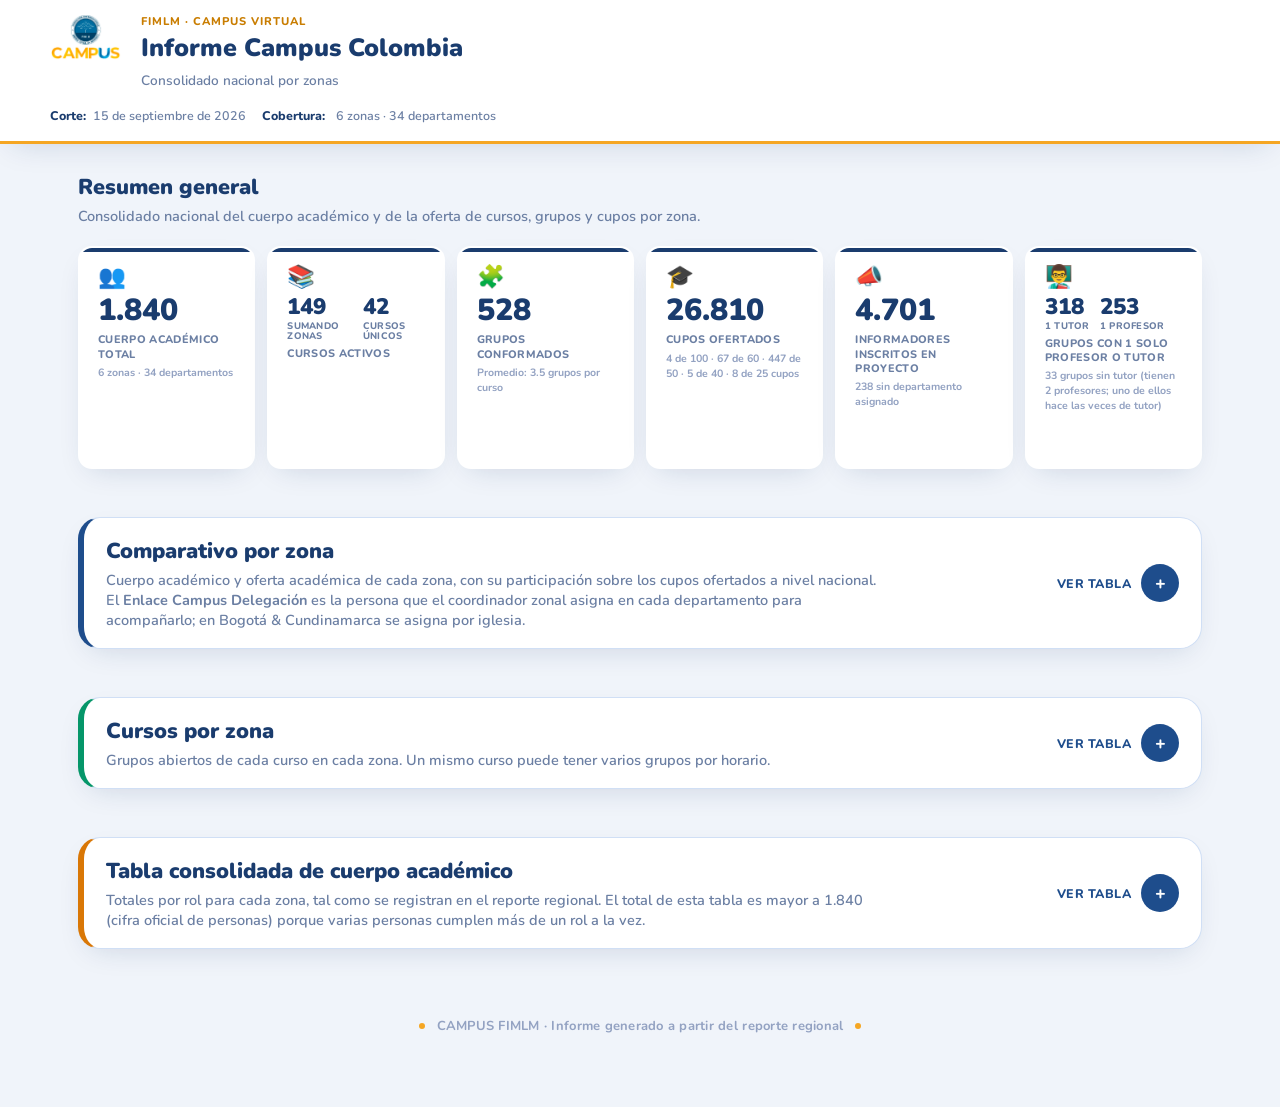
<file: informe/informe.html>
<!DOCTYPE html>
<html lang="es">
<head>
  <meta charset="UTF-8" />
  <meta name="viewport" content="width=device-width, initial-scale=1.0" />
  <title>Informe Cuerpo Académico · CAMPUS FIMLM</title>
  <link rel="icon" href="../favicon.svg" type="image/svg+xml" />

  <!-- Tipografía: la misma que la app y Cupos y Matrículas -->
  <link rel="preconnect" href="https://fonts.googleapis.com" />
  <link rel="preconnect" href="https://fonts.gstatic.com" crossorigin />
  <link href="https://fonts.googleapis.com/css2?family=Nunito:wght@400;600;700;800;900&display=swap" rel="stylesheet" />

  <link rel="stylesheet" href="css/informe.css?v=20260813b" />
</head>
<body>

  <div class="app">

    <!-- ======= ENCABEZADO DEL INFORME ======= -->
    <header class="report-header">
      <div class="report-header__top">
        <img class="report-header__logo" src="img/logo-campus.png" alt="Logo CAMPUS FIMLM" />
        <div class="report-header__brand">
          <span class="report-header__eyebrow">FIMLM · Campus Virtual</span>
          <h1>Informe Campus Colombia</h1>
          <p class="report-header__subtitle">Consolidado nacional por zonas</p>
        </div>
      </div>

      <div class="report-header__meta">
        <span class="pill pill--light"><strong>Corte:</strong>&nbsp;15 de septiembre de 2026</span>
        <span class="pill pill--light" id="pill-cobertura"><strong>Cobertura:</strong>&nbsp;<span id="cobertura-texto"></span></span>
      </div>
    </header>

    <main class="app-main report-main">

      <!-- ======= RESUMEN GENERAL ======= -->
      <section class="section" id="resumen" aria-labelledby="resumen-titulo">
        <div class="section__head">
          <h2 id="resumen-titulo">Resumen general</h2>
          <p>Consolidado nacional del cuerpo académico y de la oferta de cursos, grupos y cupos por zona.</p>
        </div>

        <div class="kpi-grid" id="kpi-grid">
          <!-- Tarjetas KPI generadas por js/informe.js -->
        </div>

        <div class="kpi-detalle-panel" id="kpi-detalle-panel">
          <div class="kpi-detalle-panel__inner" id="kpi-detalle-panel-inner"></div>
        </div>
      </section>

      <!-- ======= COMPARATIVO POR ZONA (TABLA RESUMEN + DETALLE) ======= -->
      <section class="section panel" id="comparativo" aria-labelledby="comparativo-titulo">
        <button class="panel__head" type="button" data-panel-toggle aria-expanded="false" aria-controls="panel-comparativo">
          <div class="panel__titles">
            <h2 id="comparativo-titulo">Comparativo por zona</h2>
            <p>Cuerpo académico y oferta académica de cada zona, con su participación sobre los cupos ofertados a nivel nacional. El <strong>Enlace Campus Delegación</strong> es la persona que el coordinador zonal asigna en cada departamento para acompañarlo; en Bogotá &amp; Cundinamarca se asigna por iglesia.</p>
          </div>
          <span class="panel__action">
            <span class="panel__action-label" aria-hidden="true"></span>
            <span class="panel__toggle" aria-hidden="true">+</span>
          </span>
        </button>

        <div class="panel__body" id="panel-comparativo">
          <div class="panel__body-inner">
            <p style="font-size:12.5px;color:var(--azul-marino-2);font-weight:700;margin:0 0 14px;">👉 Haz clic en cada zona para ver el detalle.</p>
            <div class="card table-card">
              <div class="table-scroll">
                <table class="data-table" id="tabla-comparativo-zonas">
                  <!-- Generada por js/informe.js -->
                </table>
              </div>
            </div>
            <p style="font-size:12px;color:var(--texto-muted);margin-top:10px;">*El total de "Cuerpo académico" de esta tabla suma los roles de cada zona tal cual, y da más que 1.840 porque varias personas cumplen más de un rol a la vez (ej. alguien es profesor y también coordinador zonal). 1.840 es la cifra oficial de personas distintas a nivel nacional (ver tarjeta "Cuerpo académico total").</p>
          </div>
        </div>
      </section>

      <!-- ======= CURSOS POR ZONA ======= -->
      <section class="section panel" id="cursos" aria-labelledby="cursos-titulo">
        <button class="panel__head" type="button" data-panel-toggle aria-expanded="false" aria-controls="panel-cursos">
          <div class="panel__titles">
            <h2 id="cursos-titulo">Cursos por zona</h2>
            <p>Grupos abiertos de cada curso en cada zona. Un mismo curso puede tener varios grupos por horario.</p>
          </div>
          <span class="panel__action">
            <span class="panel__action-label" aria-hidden="true"></span>
            <span class="panel__toggle" aria-hidden="true">+</span>
          </span>
        </button>

        <div class="panel__body" id="panel-cursos">
          <div class="panel__body-inner">
            <div class="card table-card">
              <div class="table-scroll">
                <table class="data-table" id="tabla-cursos">
                  <!-- Generada por js/informe.js -->
                </table>
              </div>
            </div>
          </div>
        </div>
      </section>

      <!-- ======= TABLA CONSOLIDADA ======= -->
      <section class="section panel" id="consolidado" aria-labelledby="consolidado-titulo">
        <button class="panel__head" type="button" data-panel-toggle aria-expanded="false" aria-controls="panel-consolidado">
          <div class="panel__titles">
            <h2 id="consolidado-titulo">Tabla consolidada de cuerpo académico</h2>
            <p>Totales por rol para cada zona, tal como se registran en el reporte regional. El total de esta tabla es mayor a 1.840 (cifra oficial de personas) porque varias personas cumplen más de un rol a la vez.</p>
          </div>
          <span class="panel__action">
            <span class="panel__action-label" aria-hidden="true"></span>
            <span class="panel__toggle" aria-hidden="true">+</span>
          </span>
        </button>

        <div class="panel__body" id="panel-consolidado">
          <div class="panel__body-inner">
            <div class="card table-card">
              <div class="table-scroll">
                <table class="data-table" id="tabla-consolidada">
                  <!-- Generada por js/informe.js -->
                </table>
              </div>
            </div>
          </div>
        </div>
      </section>

      <!-- ======= PIE DEL INFORME ======= -->
      <footer class="report-footer">
        <span class="punto"></span>
        <span class="texto">CAMPUS FIMLM · Informe generado a partir del reporte regional</span>
        <span class="punto"></span>
      </footer>

    </main>
  </div>

  <!-- Fuente única de zonas y departamentos (generada desde data/zonas.json) -->
  <script src="../data/zonas.js?v=20260813a"></script>
  <!-- Datos estructurados por zona -->
  <script src="js/datos.js?v=20260813a"></script>
  <!-- Lógica de renderizado del informe -->
  <script src="js/informe.js?v=20260801b"></script>
</body>
</html>
</file>
<file: informe/css/informe.css>
/* ============================================================
   INFORME CUERPO ACADÉMICO — CAMPUS FIMLM
   Comparte la identidad visual de la app (index.html) y del
   informe de Cupos y Matrículas: misma paleta, misma tipografía
   (Nunito) y los mismos colores de zona que data/zonas.json.
   Los nombres de variable se conservan en español para no tener
   que reescribir todas las reglas del archivo; lo que se alineó
   son sus valores.
   ============================================================ */

:root {
  /* ---- Identidad de marca (misma paleta que la app) ---- */
  --azul-marino: #1a3c6e;      /* --blue */
  --azul-marino-2: #1e4d8c;    /* --blue-mid */
  --azul-marino-oscuro: #14203b;
  --naranja: #f5a623;          /* --orange */
  --naranja-oscuro: #c97d00;   /* --orange-dk */
  --dorado: #ffcf5c;

  /* ---- Colores de zona: los mismos de data/zonas.json ---- */
  --zona-1: #1a3c6e; /* Bogotá & Cundinamarca */
  --zona-2: #0891b2; /* Zona Caribe */
  --zona-3: #7c3aed; /* Antioquia & Eje Cafetero */
  --zona-4: #059669; /* Zona Pacífico */
  --zona-5: #d97706; /* Zona Sur & Llanos */
  --zona-6: #dc2626; /* Santanderes, Boyacá y Cesar */

  /* ---- Superficie y texto (mismos valores que la app) ---- */
  --fondo: #f0f4fa;            /* --bg */
  --superficie: #ffffff;       /* --white */
  --borde: #d0dff5;            /* --border */
  --texto-primario: #1a2a4a;   /* --text */
  --texto-secundario: #6b7fa3; /* --muted */
  --texto-muted: #93a2c2;      /* --faint */

  /* ---- Tipografía: Nunito, igual que la app ---- */
  --fuente-titulos: "Nunito", "Segoe UI", sans-serif;
  --fuente-texto: "Nunito", "Segoe UI", sans-serif;

  /* ---- Forma ---- */
  --radio-lg: 22px;
  --radio-md: 16px;
  --radio-sm: 10px;
  --sombra-card: 0 10px 30px -12px rgba(15, 42, 94, 0.18);
  --sombra-card-hover: 0 16px 36px -14px rgba(15, 42, 94, 0.26);
}

* { box-sizing: border-box; }

html, body {
  margin: 0;
  padding: 0;
  background: var(--fondo);
  color: var(--texto-primario);
  font-family: var(--fuente-texto);
  -webkit-font-smoothing: antialiased;
  overflow-x: hidden;
  max-width: 100%;
}

.sr-only-table {
  position: absolute;
  width: 1px; height: 1px;
  overflow: hidden;
  clip: rect(0 0 0 0);
  white-space: nowrap;
}

.app { min-height: 100vh; }

.app-main.report-main {
  max-width: 1180px;
  margin: 0 auto;
  padding: 28px 28px 64px;
  display: flex;
  flex-direction: column;
  gap: 48px;
}

/* ============================================================
   ENCABEZADO — fondo blanco para que el logo (fondo blanco)
   se integre sin caja ni recorte de color.
   ============================================================ */
.report-header {
  position: relative;
  background: var(--superficie);
  color: var(--texto-primario);
  padding: 14px 28px;
  border-bottom: 3px solid var(--naranja);
  box-shadow: var(--sombra-card);
}

.report-header__top {
  position: relative;
  max-width: 1180px;
  margin: 0 auto;
  display: flex;
  /* flex-start, no center: así el logo queda anclado a la altura del
     eyebrow + título (las 2 líneas que siempre existen) y no se mueve
     según si el subtítulo de la sección ocupa una tercera línea o no. */
  align-items: flex-start;
  gap: 20px;
  flex-wrap: wrap;
}

.report-header__logo {
  height: 46px;
  width: auto;
}

.report-header__brand { display: flex; flex-direction: column; gap: 4px; }

/* Mismos valores que el supertítulo de la app y de Cupos y Matrículas
   (0.7rem = 11.2px). Antes era 13px con otro espaciado y se notaba. */
.report-header__eyebrow {
  font-family: var(--fuente-texto);
  font-weight: 800;
  font-size: 11.2px;
  letter-spacing: 0.09em;
  text-transform: uppercase;
  color: var(--naranja-oscuro);
}

/* Tamaño fijo (no clamp con vw): este header se muestra dentro de un iframe
   más angosto que la app, así que con vw el mismo título se veía de otro
   tamaño y el cambio de pestaña se notaba como un salto. 25px ≈ 1.55rem,
   que es el tamaño que usan el header de la app y el de Cupos y Matrículas. */
.report-header h1 {
  font-family: var(--fuente-titulos);
  font-weight: 900; /* igual que la app y Cupos y Matrículas */
  font-size: 25px;
  margin: 0;
  line-height: 1.2;
  color: var(--azul-marino);
}

/* Mismos valores que el subtítulo del header de la app (0.85rem = 13.6px,
   peso 600). Antes era 15px con peso 700. */
.report-header__subtitle {
  margin: 4px 0 0;
  font-weight: 600;
  font-size: 13.6px;
  color: var(--texto-secundario);
}

.report-header__meta {
  position: relative;
  max-width: 1180px;
  margin: 14px auto 0;
  display: flex;
  flex-wrap: wrap;
  align-items: center;
  gap: 16px;
}

.pill {
  display: inline-flex;
  align-items: center;
  gap: 4px;
  padding: 3px 0;
  font-size: 12.5px;
  font-weight: 600;
}
/* Mismo tratamiento que .meta-row strong de Cupos y Matrículas: la
   etiqueta ("Corte:", "Cobertura:") va en azul y más marcada que el valor. */
.pill strong { font-weight: 800; color: var(--azul-marino); }
/* El valor de cada metadato va en el gris medio, igual que la fila de
   metadatos de Cupos y Matrículas; antes usaba el gris más claro. */
.pill--light {
  color: var(--texto-secundario);
}
.pill--accent {
  color: var(--texto-secundario);
}

/* ============================================================
   SECCIONES
   ============================================================ */
.section { display: flex; flex-direction: column; gap: 20px; }

.section__head h2 {
  font-family: var(--fuente-titulos);
  font-weight: 900;
  font-size: 21.6px; /* = 1.35rem, igual que Cupos y Matriculas */
  color: var(--azul-marino);
  margin: 0 0 4px;
}

.section__head p {
  margin: 0;
  color: var(--texto-secundario);
  font-weight: 600;
  font-size: 14.5px;
  max-width: 780px;
}

/* ============================================================
   SECCIONES DESPLEGABLES (tablas que inician colapsadas)
   ============================================================ */
/* display:block para no heredar el flex de .section, que impide
   que .panel__body crezca al expandirse. */
.panel { display: block; }

.panel__head {
  display: flex;
  align-items: center;
  justify-content: space-between;
  gap: 20px;
  width: 100%;
  padding: 18px 22px;
  background: var(--superficie);
  border: 1px solid var(--borde);
  border-left: 6px solid var(--azul-marino-2);
  border-radius: var(--radio-lg);
  box-shadow: var(--sombra-card);
  font: inherit;
  text-align: left;
  cursor: pointer;
  transition: box-shadow 0.18s ease, transform 0.18s ease, background 0.18s ease;
}

/* Borde izquierdo con un color distinto por sección desplegable,
   para diferenciarlas de un vistazo (línea gráfica: azul marino +
   naranja de marca, más 2 tonos de la paleta de zonas). */
#comparativo .panel__head { border-left-color: var(--azul-marino-2); }
#zonas .panel__head       { border-left-color: var(--naranja); }
#cursos .panel__head      { border-left-color: var(--zona-4); }
#consolidado .panel__head { border-left-color: var(--zona-5); }
.panel__head:hover {
  background: color-mix(in srgb, var(--azul-marino-2) 4%, white);
  box-shadow: var(--sombra-card-hover);
  transform: translateY(-2px);
}
.panel__head:focus-visible {
  outline: 3px solid var(--naranja);
  outline-offset: 2px;
}
/* Al abrirse, el encabezado se une visualmente con la tabla. */
.panel.is-open .panel__head {
  border-bottom-left-radius: 0;
  border-bottom-right-radius: 0;
  box-shadow: none;
  transform: none;
}

.panel__titles { min-width: 0; }

.panel__titles h2 {
  font-family: var(--fuente-titulos);
  font-weight: 900;
  font-size: 21.6px; /* = 1.35rem, igual que Cupos y Matriculas */
  color: var(--azul-marino);
  margin: 0 0 4px;
}

.panel__titles p {
  margin: 0;
  color: var(--texto-secundario);
  font-weight: 600;
  font-size: 14.5px;
  max-width: 780px;
}

/* Indicador de acción: etiqueta + botón circular. */
.panel__action {
  display: flex;
  align-items: center;
  gap: 10px;
  flex-shrink: 0;
}

.panel__action-label {
  font-size: 12.5px;
  font-weight: 800;
  text-transform: uppercase;
  letter-spacing: 0.04em;
  color: var(--azul-marino-2);
  white-space: nowrap;
}
.panel__action-label::after { content: "Ver tabla"; }
.panel.is-open .panel__action-label::after { content: "Ocultar"; }
#zonas .panel__action-label::after { content: "Ver zonas"; }
#zonas.panel.is-open .panel__action-label::after { content: "Ocultar"; }

.panel__toggle {
  display: flex;
  align-items: center;
  justify-content: center;
  flex-shrink: 0;
  width: 38px;
  height: 38px;
  border-radius: 50%;
  background: var(--azul-marino-2);
  color: #fff;
  font-size: 18px;
  font-weight: 800;
  transition: transform 0.2s ease, background 0.2s ease;
}
.panel__head:hover .panel__toggle { background: var(--azul-marino); }
.panel.is-open .panel__toggle { transform: rotate(45deg); }

@media (max-width: 560px) {
  .panel__action-label { display: none; }
}

/* Colapso por max-height: el contenido (tablas anchas con scroll
   propio) no mide bien con el patrón grid 0fr/1fr, así que se usa
   un tope amplio que la transición recorre. */
.panel__body {
  overflow: hidden;
  max-height: 0;
  transition: max-height 0.35s ease;
}
.panel.is-open .panel__body { max-height: 4000px; }

.panel__body-inner { padding-top: 14px; }

/* ============================================================
   TARJETAS KPI
   ============================================================ */
.kpi-grid {
  display: grid;
  grid-template-columns: repeat(6, minmax(0, 1fr));
  gap: 12px;
}

/* Mismos valores que la tarjeta KPI de Cupos y Matrículas: borde
   transparente de 2px (para que al activarse no cambie de tamaño),
   radio de 14px y franja de color de 4px arriba. */
.kpi-card {
  position: relative;
  background: var(--superficie);
  border: 2px solid transparent;
  border-radius: 14px;
  box-shadow: var(--sombra-card);
  overflow: hidden;
  transition: transform 0.2s, box-shadow 0.2s, background-color 0.2s;
}
.kpi-card::before {
  content: '';
  position: absolute;
  top: 0; left: 0; right: 0;
  height: 4px;
  background: var(--azul-marino);
}
.kpi-card:hover {
  transform: translateY(-3px);
  box-shadow: var(--sombra-card-hover);
  background-color: #e8f0fb; /* --blue-light de la app */
}
.kpi-card.is-active:hover { transform: none; }
/* La tarjeta activa se resalta pero mantiene su posición y tamaño
   en el grid; el detalle se muestra en un panel único debajo de
   toda la fila, así las demás tarjetas nunca se mueven. */
.kpi-card.is-active {
  box-shadow: var(--sombra-card-hover);
  outline: 2px solid var(--naranja);
  outline-offset: -2px;
}

/* Mismo padding que .kpi de Cupos y Matrículas. El espaciado entre
   elementos no usa gap: cada uno lleva su margen, como allá (el ícono
   separa 7px de la cifra y la etiqueta 6px del número). */
.kpi-card__toggle {
  display: flex;
  flex-direction: column;
  gap: 0;
  width: 100%;
  padding: 18px 18px 16px;
  background: none;
  border: none;
  font: inherit;
  text-align: left;
  cursor: pointer;
}
.kpi-card__icon { margin-bottom: 7px; }
.kpi-card__label { margin-top: 6px; }
.kpi-card__delta { margin-top: 3px; }
.kpi-card__hint { margin-top: 10px; }

/* Ícono, cifra y etiqueta con los mismos valores que .kpi .icon /
   .kpi .v / .kpi .l de Cupos y Matrículas. */
.kpi-card__icon {
  display: flex;
  align-items: center;
  font-size: 22.4px; /* = 1.4rem */
  line-height: 1;
}

.kpi-card__value {
  font-family: var(--fuente-titulos);
  font-size: 30.4px; /* = 1.9rem */
  font-weight: 900;
  color: var(--azul-marino);
  line-height: 1.05;
  font-variant-numeric: tabular-nums;
}

.kpi-card__label {
  font-size: 10.9px; /* = 0.68rem */
  font-weight: 800;
  text-transform: uppercase;
  letter-spacing: 0.03em;
  color: var(--texto-secundario);
  line-height: 1.3;
}

.kpi-card__delta {
  font-size: 10.6px; /* = 0.66rem */
  font-weight: 700;
  color: var(--texto-muted);
  letter-spacing: normal;
  text-transform: none;
}

/* Tarjeta con dos cifras lado a lado (ej. "Grupos con 1 solo
   profesor/tutor"), en vez de un único valor grande. */
/* Las dos cifras van lado a lado; sin nowrap se apilaban en las
   tarjetas más angostas y la etiqueta de la tarjeta quedaba muy lejos
   de su número. En pantallas pequeñas sí se permite que bajen. */
.kpi-card__value-pair {
  display: flex;
  align-items: baseline;
  gap: 10px;
  flex-wrap: nowrap;
}
.kpi-card__value-pair .kpi-card__value-item {
  display: flex;
  flex-direction: column;
  align-items: flex-start;
  gap: 2px;
}
/* Las tarjetas de dos cifras usan el mismo peso que la cifra única,
   solo un poco más pequeñas para que quepan las dos. */
.kpi-card__value-pair .kpi-card__value-num {
  font-family: var(--fuente-titulos);
  font-size: 22.4px; /* = 1.4rem; más chica que la cifra única para que
                        las dos quepan en una fila sin desbordar */
  font-weight: 900;
  color: var(--azul-marino);
  line-height: 1.05;
  font-variant-numeric: tabular-nums;
  white-space: nowrap;
}
.kpi-card__value-pair .kpi-card__value-tag {
  font-size: 9.5px;
  font-weight: 800;
  text-transform: uppercase;
  letter-spacing: 0.03em;
  color: var(--texto-secundario);
}

.kpi-card__hint {
  font-size: 10.2px; /* = 0.64rem, igual que .kpi .hint */
  font-weight: 800;
  color: var(--azul-marino-2);
  opacity: 0;
  transition: opacity 0.15s ease;
}
.kpi-card__toggle:hover .kpi-card__hint,
.kpi-card__toggle:focus-visible .kpi-card__hint { opacity: 1; }
.kpi-card.is-active .kpi-card__hint { display: none; }
.kpi-card__toggle:focus-visible {
  outline: 3px solid var(--naranja);
  outline-offset: -3px;
}

/* Panel único de detalle: vive fuera del grid, debajo de la fila
   de tarjetas, así al abrirse ninguna tarjeta cambia de tamaño
   ni posición. Un triángulo conector (--caret-left) se posiciona
   por JS justo debajo de la tarjeta activa, dando la sensación de
   que el panel "nace" de esa tarjeta. */
.kpi-detalle-panel {
  overflow: hidden;
  max-height: 0;
  margin-top: -20px;
  min-width: 0;
  transition: max-height 0.35s ease, margin-top 0.35s ease;
}
.kpi-detalle-panel.is-open {
  /* Suficientemente alto para la vista de cobertura de grupos, que al
     expandir una zona (hasta ~170 filas) puede superar los 1400px que
     bastaban para el resto de tarjetas. */
  max-height: 8000px;
  margin-top: 0;
}

.kpi-detalle-panel__inner {
  position: relative;
  margin-top: 0;
  padding: 22px 22px 22px;
  background: var(--superficie);
  border: 2px solid var(--naranja);
  border-radius: var(--radio-md);
  box-shadow: var(--sombra-card);
}
.kpi-detalle-panel__inner::before {
  content: "";
  position: absolute;
  top: -9px;
  left: var(--caret-left, 40px);
  width: 16px;
  height: 16px;
  transform: translateX(-50%) rotate(45deg);
  background: var(--superficie);
  border-left: 2px solid var(--naranja);
  border-top: 2px solid var(--naranja);
  border-radius: 3px 0 0 0;
}

.kpi-detalle-panel__inner {
  padding: 4px 22px 22px;
  border-top: 1px solid var(--borde);
  margin-top: 2px;
}
.kpi-detalle-panel__inner table {
  width: 100%;
  border-collapse: collapse;
  font-size: 13.5px;
  margin-top: 14px;
}
.kpi-detalle-panel__inner th {
  text-align: left;
  padding: 7px 10px;
  font-size: 11px;
  font-weight: 800;
  text-transform: uppercase;
  letter-spacing: 0.02em;
  color: var(--texto-muted);
  border-bottom: 1px solid var(--borde);
}
.kpi-detalle-panel__inner td {
  padding: 7px 10px;
  border-bottom: 1px solid var(--borde);
  font-weight: 700;
  color: var(--texto-primario);
}
.kpi-detalle-panel__inner td:not(:first-child) { text-align: right; font-variant-numeric: tabular-nums; }
.kpi-detalle-panel__inner tr:last-child td { border-bottom: none; }
.kpi-detalle-panel__inner tr.fila-total td {
  color: var(--azul-marino);
  border-top: 2px solid var(--azul-marino);
  border-bottom: none;
}
.kpi-detalle-panel__inner tr.fila-categoria td {
  padding: 10px 10px !important;
  margin-top: 6px;
  font-size: 13px !important;
  font-weight: 900 !important;
  text-transform: uppercase !important;
  letter-spacing: 0.04em;
  color: #d9791c !important;
  background: #fdecd2 !important;
  border-bottom: 1px solid var(--borde);
  border-top: 2px solid #f5a623 !important;
  text-align: left;
}
.kpi-detalle-panel__inner tr.fila-categoria:first-child td { border-top: none !important; }

/* Lista vertical simple: una fila debajo de otra, sin reparto en
   columnas (evita que categorías queden una al lado de la otra). */
.kpi-detalle-panel__inner thead {
  display: block;
  position: sticky;
  top: 0;
  background: var(--superficie);
  z-index: 1;
}
.kpi-detalle-panel__inner thead tr {
  display: flex;
  gap: 10px;
}
.kpi-detalle-panel__inner thead th:first-child {
  flex: 1 1 auto;
  min-width: 0;
  text-align: left;
}
.kpi-detalle-panel__inner thead th:not(:first-child) {
  flex: 0 0 70px;
  text-align: right;
}
.kpi-detalle-panel__inner tbody {
  display: block;
  max-height: 420px;
  overflow-y: auto;
}
.kpi-detalle-panel__inner tbody tr {
  display: flex;
  align-items: baseline;
  gap: 10px;
}
.kpi-detalle-panel__inner tbody tr td:first-child {
  flex: 1 1 auto;
  min-width: 0;
}
.kpi-detalle-panel__inner tbody tr td:not(:first-child) {
  flex: 0 0 70px;
  text-align: right;
}
.kpi-detalle-panel__inner tbody tr.fila-categoria {
  justify-content: flex-start;
}
.kpi-detalle-panel__inner tbody tr.fila-total {
  font-family: var(--fuente-titulos);
}

/* Tabla de cobertura de grupos (1 Tutor / Sin tutor / 2 Tutores /
   1 Profesor / 2 Profesores): 6 columnas de ancho similar, mejor
   servidas por una tabla real que por el layout flex genérico
   (pensado para 2 columnas numéricas angostas). */
.kpi-detalle-panel__inner table.tabla-cobertura { display: table; }
.kpi-detalle-panel__inner table.tabla-cobertura thead {
  display: table-header-group;
  position: static;
}
.kpi-detalle-panel__inner table.tabla-cobertura thead tr {
  display: table-row;
}
.kpi-detalle-panel__inner table.tabla-cobertura th {
  display: table-cell;
  flex: none;
  white-space: nowrap;
}
.kpi-detalle-panel__inner table.tabla-cobertura th:not(:first-child) {
  text-align: right;
}
.kpi-detalle-panel__inner table.tabla-cobertura tbody {
  display: table-row-group;
  max-height: none;
  overflow: visible;
}
.kpi-detalle-panel__inner table.tabla-cobertura tbody tr {
  display: table-row;
}
.kpi-detalle-panel__inner table.tabla-cobertura td {
  display: table-cell;
  flex: none;
}

/* Filas clickeables de la tabla "Grupos con 1 solo profesor o
   tutor": cada zona se puede abrir para ver su detalle por curso y
   grupo justo debajo, sin salir de la vista resumen. */
.kpi-detalle-panel__inner table.tabla-cobertura tr.cobertura-zona-fila {
  cursor: pointer;
  transition: background 0.12s ease;
}
.kpi-detalle-panel__inner table.tabla-cobertura tr.cobertura-zona-fila:hover,
.kpi-detalle-panel__inner table.tabla-cobertura tr.cobertura-zona-fila:focus-visible {
  background: color-mix(in srgb, var(--naranja) 10%, white);
}
.kpi-detalle-panel__inner table.tabla-cobertura tr.cobertura-zona-fila:focus-visible {
  outline: 2px solid var(--naranja);
  outline-offset: -2px;
}
.cobertura-zona-fila__caret {
  display: inline-block;
  margin-left: 4px;
  font-size: 10px;
  color: var(--texto-muted);
  transition: transform 0.15s ease;
}
.cobertura-zona-fila[aria-expanded="true"] .cobertura-zona-fila__caret {
  transform: rotate(180deg);
}
.kpi-detalle-panel__inner table.tabla-cobertura tbody tr[hidden] {
  display: none;
}
.kpi-detalle-panel__inner table.tabla-cobertura tr.cobertura-zona-detalle td {
  padding: 4px 14px 16px;
  background: var(--fondo);
  border-left: 3px solid var(--naranja);
}
.cobertura-zona-detalle__titulo {
  font-size: 11.5px;
  font-weight: 800;
  text-transform: uppercase;
  letter-spacing: 0.03em;
  color: var(--naranja-oscuro);
  margin: 8px 0 8px 4px;
}

/* Filas clickeables de "Comparativo por zona": cada zona se expande
   para mostrar el detalle por rol y curso (contenido fusionado desde
   la antigua sección "Detalle por zona"), sin salir de la tabla
   resumen. */
#tabla-comparativo-zonas tr.fila-zona-comparativo {
  cursor: pointer;
}
#tabla-comparativo-zonas tr.fila-zona-comparativo td {
  transition: background 0.15s ease, box-shadow 0.15s ease;
}
#tabla-comparativo-zonas tr.fila-zona-comparativo:hover td,
#tabla-comparativo-zonas tr.fila-zona-comparativo:focus-visible td {
  background: color-mix(in srgb, var(--zona-color, var(--naranja)) 16%, white);
  box-shadow: inset 0 2px 8px rgba(15, 42, 94, 0.18);
}
#tabla-comparativo-zonas tr.fila-zona-comparativo:focus-visible {
  outline: 2px solid var(--zona-color, var(--naranja));
  outline-offset: -2px;
}
.fila-zona-comparativo__caret {
  display: inline-block;
  margin-left: 4px;
  font-size: 10px;
  color: var(--texto-muted);
  transition: transform 0.15s ease;
}
.fila-zona-comparativo[aria-expanded="true"] .fila-zona-comparativo__caret {
  transform: rotate(180deg);
}
#tabla-comparativo-zonas tr.fila-zona-comparativo-detalle[hidden] {
  display: none;
}
#tabla-comparativo-zonas > tbody > tr.fila-zona-comparativo-detalle > td {
  padding: 0;
  background: var(--fondo);
}
#tabla-comparativo-zonas tr.fila-zona-comparativo-detalle .zone-card__content {
  padding: 18px 22px;
  border-left: 4px solid var(--zona-color, var(--naranja));
}

/* Toggle "Por categoría" / "Top cursos con más cupos" dentro del
   detalle de la tarjeta "Cursos activos". */
.cursos-vista-toggle {
  display: flex;
  gap: 8px;
  margin-top: 14px;
  margin-bottom: 14px;
  flex-wrap: wrap;
}
.cursos-vista-btn {
  font-size: 12.5px;
  font-weight: 700;
  padding: 7px 14px;
  border-radius: 999px;
  border: 1.5px solid var(--naranja);
  background: white;
  color: var(--naranja-oscuro);
  cursor: pointer;
  transition: background 0.12s ease, color 0.12s ease;
}
.cursos-vista-btn:hover {
  background: color-mix(in srgb, var(--naranja) 12%, white);
}
.cursos-vista-btn.is-active {
  background: var(--naranja);
  color: white;
}
.cobertura-zona-detalle__table {
  width: 100%;
  max-width: 620px;
  border-collapse: collapse;
  font-size: 12.5px;
  table-layout: fixed;
}
.cobertura-zona-detalle__table col.col-curso { width: 70%; }
.cobertura-zona-detalle__table col.col-num { width: 15%; }
.cobertura-zona-detalle__table th {
  text-align: left;
  padding: 6px 8px;
  font-size: 10.5px;
  font-weight: 800;
  text-transform: uppercase;
  color: var(--texto-muted);
  border-bottom: 1px solid var(--borde);
  background: var(--fondo);
}
.cobertura-zona-detalle__table th:not(:first-child),
.cobertura-zona-detalle__table td:not(:first-child) {
  text-align: right;
}
.cobertura-zona-detalle__table td {
  padding: 6px 8px;
  border-bottom: 1px solid var(--borde);
  font-weight: 700;
  color: var(--texto-primario);
}
.cobertura-zona-detalle__table td:first-child {
  overflow: hidden;
  text-overflow: ellipsis;
  white-space: nowrap;
}

/* ============================================================
   TARJETAS / GRÁFICOS
   ============================================================ */
.card {
  background: var(--superficie);
  border: 1px solid var(--borde);
  border-radius: var(--radio-lg);
  box-shadow: var(--sombra-card);
  padding: 22px;
  min-width: 0;
}

.card__head {
  display: flex;
  align-items: center;
  justify-content: space-between;
  gap: 12px;
  margin-bottom: 14px;
  flex-wrap: wrap;
}

.card__head h3 {
  font-family: var(--fuente-titulos);
  font-weight: 700;
  font-size: 17px;
  color: var(--texto-primario);
  margin: 0;
}

.badge {
  background: rgba(27, 77, 160, 0.1);
  color: var(--azul-marino-2);
  font-weight: 800;
  font-size: 12.5px;
  padding: 6px 12px;
  border-radius: 999px;
  white-space: nowrap;
}

/* ============================================================
   BLOQUES DE ZONA
   ============================================================ */
.zone-list { display: flex; flex-direction: column; gap: 18px; }

.zone-card {
  background: var(--superficie);
  border: 1px solid var(--borde);
  border-left: 6px solid var(--zona-color, var(--azul-marino));
  border-radius: var(--radio-lg);
  box-shadow: var(--sombra-card);
  overflow: hidden;
  transition: box-shadow 0.18s ease, transform 0.18s ease;
}
.zone-card:has(.zone-card__header:hover):not(.is-open) {
  box-shadow: var(--sombra-card-hover);
  transform: translateY(-2px);
}

.zone-card__header {
  display: flex;
  align-items: center;
  gap: 24px;
  width: 100%;
  padding: 18px 22px;
  background: linear-gradient(90deg, color-mix(in srgb, var(--zona-color, var(--azul-marino)) 8%, white), transparent);
  border: none;
  font: inherit;
  text-align: left;
  cursor: pointer;
  transition: background 0.18s ease;
}
.zone-card__header:hover {
  background: linear-gradient(90deg, color-mix(in srgb, var(--zona-color, var(--azul-marino)) 16%, white), color-mix(in srgb, var(--zona-color, var(--azul-marino)) 4%, white));
}
.zone-card__header:focus-visible {
  outline: 3px solid var(--naranja);
  outline-offset: -3px;
}

.zone-card__title-wrap {
  display: flex;
  align-items: center;
  gap: 12px;
  flex: 0 0 300px;
  min-width: 0;
}

.zone-card__dot {
  width: 14px;
  height: 14px;
  border-radius: 50%;
  background: var(--zona-color, var(--azul-marino));
  flex-shrink: 0;
  box-shadow: 0 0 0 4px color-mix(in srgb, var(--zona-color, var(--azul-marino)) 18%, transparent);
}

.zone-card__title {
  font-family: var(--fuente-titulos);
  font-weight: 700;
  font-size: 18px;
  color: var(--texto-primario);
  margin: 0;
}

.zone-card__depts {
  margin: 2px 0 0;
  font-size: 13px;
  font-weight: 600;
  color: var(--texto-secundario);
}

.zone-card__stats {
  display: flex;
  flex-shrink: 0;
  gap: 28px;
  margin-left: auto;
}

.zone-stat {
  text-align: right;
  min-width: 76px;
}
.zone-stat__value {
  font-family: var(--fuente-titulos);
  font-weight: 800;
  font-size: 20px;
  color: var(--zona-color, var(--azul-marino));
  line-height: 1;
  white-space: nowrap;
}
.zone-stat__label {
  margin-top: 4px;
  font-size: 11px;
  font-weight: 700;
  text-transform: uppercase;
  letter-spacing: 0.03em;
  color: var(--texto-muted);
  white-space: nowrap;
}

.zone-card__toggle {
  border: none;
  background: var(--zona-color, var(--azul-marino));
  color: #fff;
  width: 36px;
  height: 36px;
  border-radius: 50%;
  font-size: 18px;
  font-weight: 800;
  display: flex;
  align-items: center;
  justify-content: center;
  cursor: pointer;
  transition: transform 0.2s ease, filter 0.2s ease;
  flex-shrink: 0;
}
.zone-card__header:hover .zone-card__toggle { filter: brightness(0.85); }
.zone-card.is-open .zone-card__toggle { transform: rotate(45deg); }

.zone-card__body {
  display: grid;
  grid-template-rows: 0fr;
  transition: grid-template-rows 0.25s ease;
}
.zone-card.is-open .zone-card__body { grid-template-rows: 1fr; }
.zone-card__body-inner { overflow: hidden; }

.zone-card__content {
  padding: 4px 22px 22px;
  display: grid;
  grid-template-columns: 1.3fr 1fr;
  gap: 20px;
  align-items: center;
}

.zone-card__depts-title {
  font-family: var(--fuente-titulos);
  font-weight: 700;
  font-size: 12.5px;
  color: var(--texto-muted);
  text-transform: uppercase;
  letter-spacing: 0.02em;
  margin: 0 0 8px;
}
.zone-card__depts-list {
  display: flex;
  flex-wrap: wrap;
  gap: 8px;
  margin-bottom: 16px;
}
.zone-chip {
  background: var(--fondo);
  border: 1px solid var(--borde);
  color: var(--texto-secundario);
  font-size: 12.5px;
  font-weight: 700;
  padding: 5px 12px;
  border-radius: 999px;
}

.zone-card__cursos {
  grid-column: 1 / -1;
  margin-top: 6px;
  padding-top: 18px;
  border-top: 1px solid var(--borde);
}
.zone-card__cursos-title {
  font-family: var(--fuente-titulos);
  font-weight: 700;
  font-size: 14px;
  color: var(--texto-primario);
  margin: 0 0 12px;
}
.zone-card__cursos-list {
  display: flex;
  flex-wrap: wrap;
  gap: 8px;
}
.curso-chip {
  display: inline-flex;
  align-items: center;
  gap: 8px;
  background: color-mix(in srgb, var(--zona-color, var(--azul-marino)) 8%, white);
  border: 1px solid color-mix(in srgb, var(--zona-color, var(--azul-marino)) 22%, white);
  color: var(--zona-color, var(--azul-marino));
  font-size: 12.5px;
  font-weight: 700;
  padding: 5px 6px 5px 12px;
  border-radius: 999px;
}
.curso-chip b {
  display: inline-flex;
  align-items: center;
  justify-content: center;
  min-width: 22px;
  height: 20px;
  padding: 0 6px;
  border-radius: 999px;
  background: var(--zona-color, var(--azul-marino));
  color: #fff;
  font-size: 11.5px;
  font-weight: 800;
  font-variant-numeric: tabular-nums;
}

/* Tablas "modernas" del detalle de zona (Rol/Cantidad y
   Concepto/Valor): tarjeta con esquinas redondeadas y sombra suave.
   border-collapse:separate + border-spacing:0 es lo que permite que
   el border-radius del contenedor recorte limpiamente el encabezado
   y las filas, algo que border-collapse:collapse no deja hacer. */
.zone-card__roles-table,
.zone-card__oferta-table {
  width: 100%;
  border-collapse: separate;
  border-spacing: 0;
  table-layout: fixed;
  font-size: 13.5px;
  background: var(--superficie);
  border: 1px solid var(--borde);
  border-radius: var(--radio-sm);
  box-shadow: var(--sombra-card);
  overflow: hidden;
}
.zone-card__roles-table col.col-rol,
.zone-card__oferta-table col.col-rol { width: 70%; }
.zone-card__roles-table col.col-cantidad,
.zone-card__oferta-table col.col-cantidad { width: 30%; }

.zone-card__roles-table th,
.zone-card__roles-table td,
.zone-card__oferta-table th,
.zone-card__oferta-table td {
  text-align: left;
  padding: 7px 16px;
  border-bottom: 1px solid var(--borde);
}
.zone-card__roles-table th:first-child,
.zone-card__roles-table td:first-child,
.zone-card__oferta-table th:first-child,
.zone-card__oferta-table td:first-child {
  padding-left: 18px;
}
.zone-card__roles-table th:last-child,
.zone-card__roles-table td:last-child,
.zone-card__oferta-table th:last-child,
.zone-card__oferta-table td:last-child {
  text-align: right;
  padding-right: 20px;
}
.zone-card__roles-table th,
.zone-card__oferta-table th {
  color: #fff;
  background: var(--zona-color, var(--azul-marino));
  font-weight: 800;
  text-transform: uppercase;
  font-size: 11px;
  letter-spacing: 0.02em;
  border-bottom: none;
}
.zone-card__roles-table td,
.zone-card__oferta-table td {
  font-weight: 700;
  color: var(--texto-primario);
}
.zone-card__roles-table tbody tr:nth-child(even) td,
.zone-card__oferta-table tbody tr:nth-child(even) td {
  background: var(--fondo);
}
.zone-card__roles-table tr:last-child td,
.zone-card__oferta-table tr:last-child td {
  border-bottom: none;
}
.zone-card__roles-table .fila-total td {
  border-top: 2px solid var(--zona-color, var(--azul-marino));
  color: var(--zona-color, var(--azul-marino));
  background: var(--superficie);
}
.zone-card__oferta-table small {
  display: block;
  margin-top: 3px;
  font-size: 11.5px;
  font-weight: 600;
  line-height: 1.35;
  color: var(--texto-muted);
}

.zone-card__oferta {
  display: flex;
  flex-direction: column;
  justify-content: center;
}

/* ============================================================
   TABLA CONSOLIDADA
   ============================================================ */
.table-card { padding: 0; overflow: hidden; }
.table-scroll { overflow-x: auto; }

.data-table {
  width: 100%;
  border-collapse: collapse;
  min-width: 920px;
  font-size: 13.5px;
}

.data-table thead th {
  background: var(--azul-marino);
  color: #fff;
  font-family: var(--fuente-titulos);
  font-weight: 700;
  text-align: center;
  padding: 12px 10px;
  position: sticky;
  top: 0;
}
.data-table thead th:first-child { text-align: left; }

.data-table > tbody > tr > td {
  text-align: center;
  padding: 10px;
  border-bottom: 1px solid var(--borde);
  font-weight: 700;
  color: var(--texto-primario);
}
.data-table > tbody > tr > td:first-child {
  text-align: left;
  font-family: var(--fuente-titulos);
  color: var(--azul-marino);
}

.data-table > tbody > tr:nth-child(even) { background: var(--fondo); }
.data-table > tbody > tr:hover { background: color-mix(in srgb, var(--naranja) 10%, white); }

.data-table > tbody > tr.fila-total > td {
  background: var(--azul-marino);
  color: #fff;
  font-family: var(--fuente-titulos);
  font-weight: 800;
}

/* Encabezado discreto de categoría dentro de la tabla de cursos:
   se nota que agrupa, sin competir con los datos. */
.data-table tbody tr.fila-categoria td {
  background: #fdecd2 !important;
  color: #d9791c;
  font-size: 13px;
  font-weight: 800;
  text-transform: uppercase;
  letter-spacing: 0.05em;
  padding: 9px 10px;
  text-align: left;
  border-top: 2px solid #f5a623;
  border-bottom: 1px solid var(--borde);
}
.data-table tbody tr.fila-categoria:hover td { background: #fbdfb0 !important; }

.data-table .cell-total {
  background: rgba(245, 166, 35, 0.16) !important;
  color: var(--naranja-oscuro) !important;
  font-weight: 800;
}
.data-table tbody tr.fila-total td.cell-total {
  background: var(--naranja) !important;
  color: var(--azul-marino-oscuro) !important;
}

.data-table .cell-zona {
  display: flex;
  align-items: center;
  gap: 9px;
}
.zona-swatch {
  width: 11px;
  height: 11px;
  border-radius: 4px;
  flex-shrink: 0;
}

/* ============================================================
   PIE
   ============================================================ */
.report-footer {
  display: flex;
  align-items: center;
  justify-content: center;
  gap: 12px;
  padding: 20px 0 8px;
  color: var(--texto-muted);
  font-weight: 700;
  font-size: 13px;
  letter-spacing: 0.02em;
}
.report-footer .punto {
  width: 6px; height: 6px; border-radius: 50%;
  background: var(--naranja);
}

/* ============================================================
   RESPONSIVE
   ============================================================ */
@media (max-width: 1180px) {
  .kpi-grid { grid-template-columns: repeat(3, minmax(0, 1fr)); }
}

@media (max-width: 980px) {
  .kpi-grid { grid-template-columns: repeat(2, minmax(0, 1fr)); }
  .zone-card__content { grid-template-columns: 1fr; }
}

@media (max-width: 1100px) {
  .zone-card__header { flex-wrap: wrap; row-gap: 14px; }
  .zone-card__title-wrap { flex: 1 1 100%; }
  .zone-card__stats {
    flex: 1 1 auto;
    flex-wrap: wrap;
    justify-content: flex-start;
    gap: 14px 24px;
    margin-left: 0;
  }
  .zone-stat { text-align: left; min-width: 0; }
}

@media (max-width: 640px) {
  .app-main.report-main { padding: 28px 14px 48px; gap: 36px; }
  .kpi-grid { grid-template-columns: 1fr 1fr; gap: 12px; }
  .report-header { padding: 22px 16px 18px; border-radius: 0 0 var(--radio-md) var(--radio-md); }
  .report-header__top { gap: 10px; flex-wrap: wrap; }
  .report-header__logo { height: 36px; flex-shrink: 0; }
  .report-header__brand { min-width: 0; }
  .report-header h1 { font-size: 19px; }
  .report-header__subtitle { font-size: 12px; }
  .report-header__meta { margin-top: 10px; gap: 8px 16px; }
  .pill { font-size: 11.5px; }
  .card { padding: 16px; }
  .zone-card__header { padding: 14px 16px; }
  .zone-card__content { padding: 4px 16px 18px; }
  .data-table { min-width: 760px; }
  .kpi-detalle-panel__inner {
    padding: 4px 16px 18px;
    max-width: 100%;
    overflow-x: hidden;
  }
  .kpi-detalle-panel__inner table {
    display: block;
    max-width: 100%;
  }
  .kpi-detalle-panel__inner tbody {
    display: block;
    max-width: 100%;
    columns: initial !important;
    column-width: initial !important;
    column-count: initial !important;
  }
  .kpi-detalle-panel__inner tbody tr {
    display: flex !important;
    width: 100%;
    max-width: 100%;
    min-width: 0;
    box-sizing: border-box;
  }
  .kpi-detalle-panel__inner tbody tr td:first-child {
    flex: 1 1 auto;
    min-width: 0;
    overflow-wrap: break-word;
  }
  .kpi-detalle-panel__inner tbody tr td:not(:first-child) {
    flex: 0 0 60px;
    padding-left: 8px;
  }
}

@media (max-width: 420px) {
  .kpi-grid { grid-template-columns: 1fr; }
}
</file>
